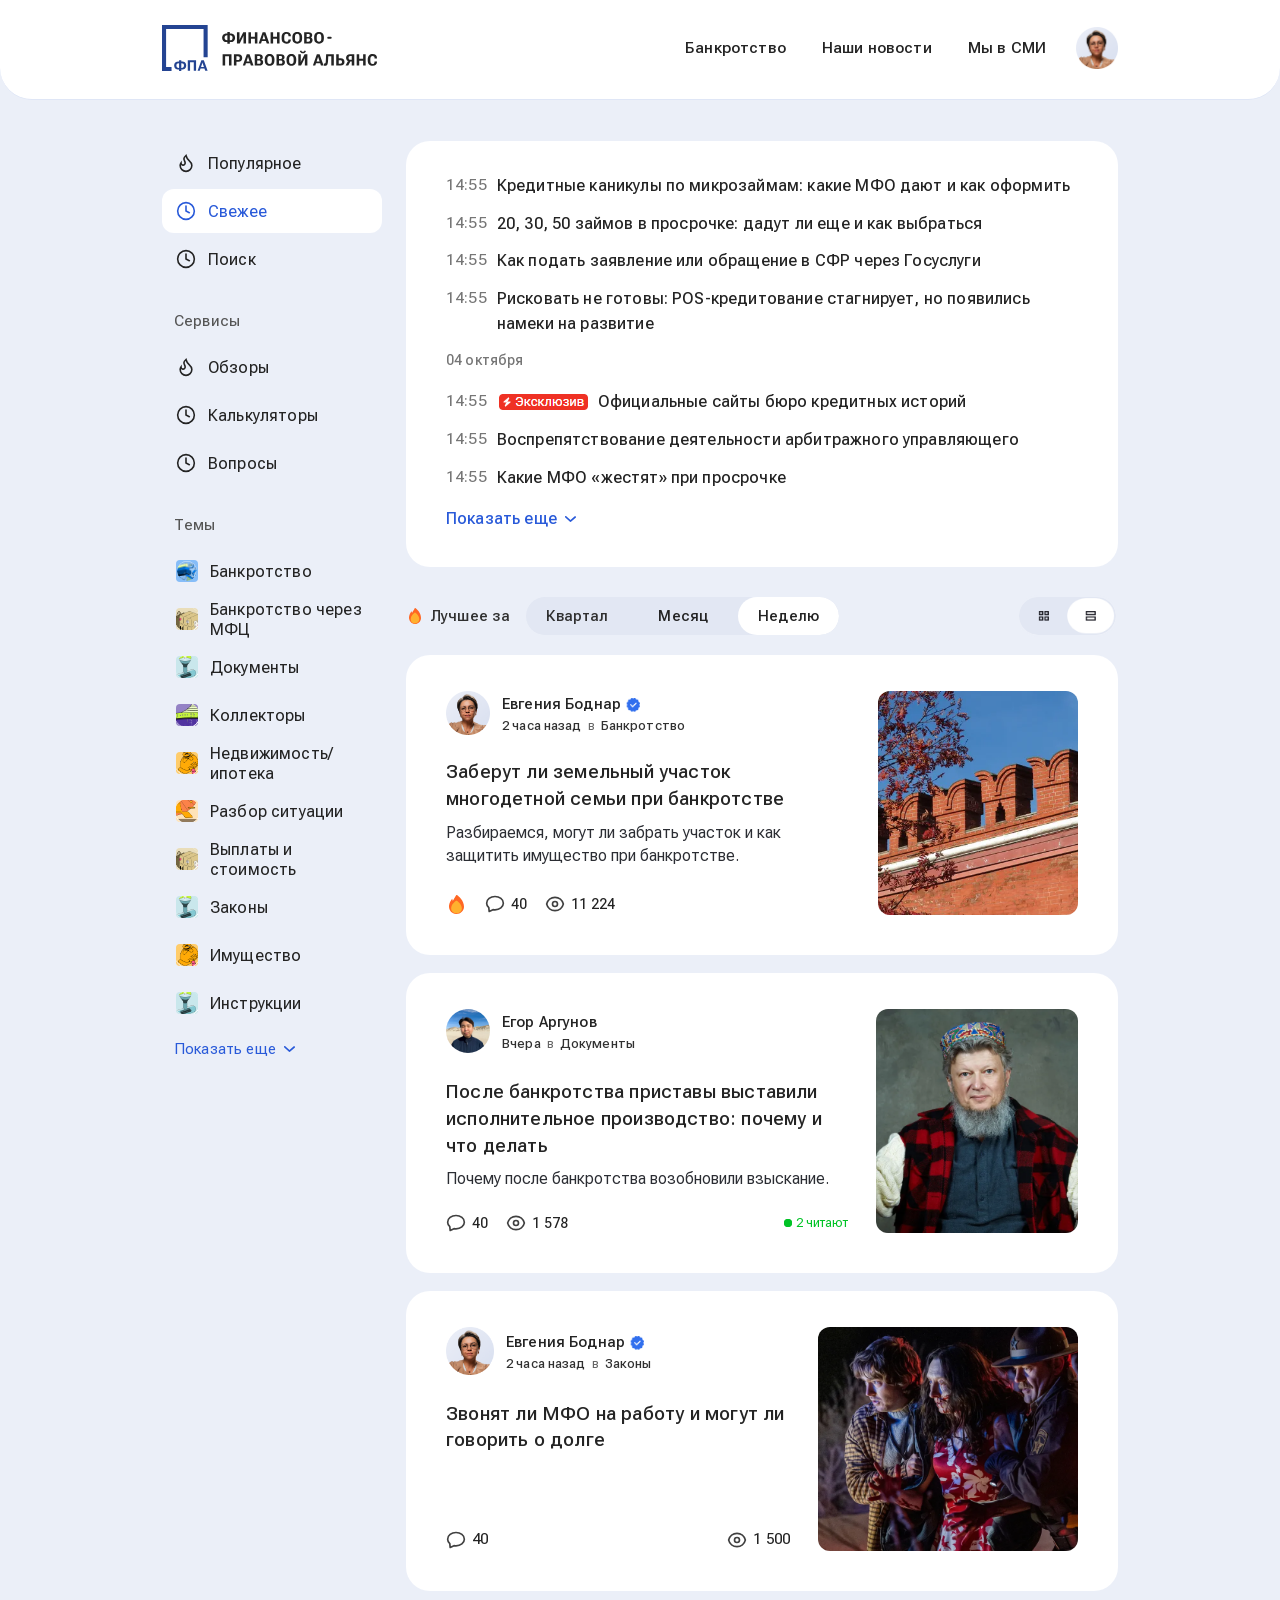
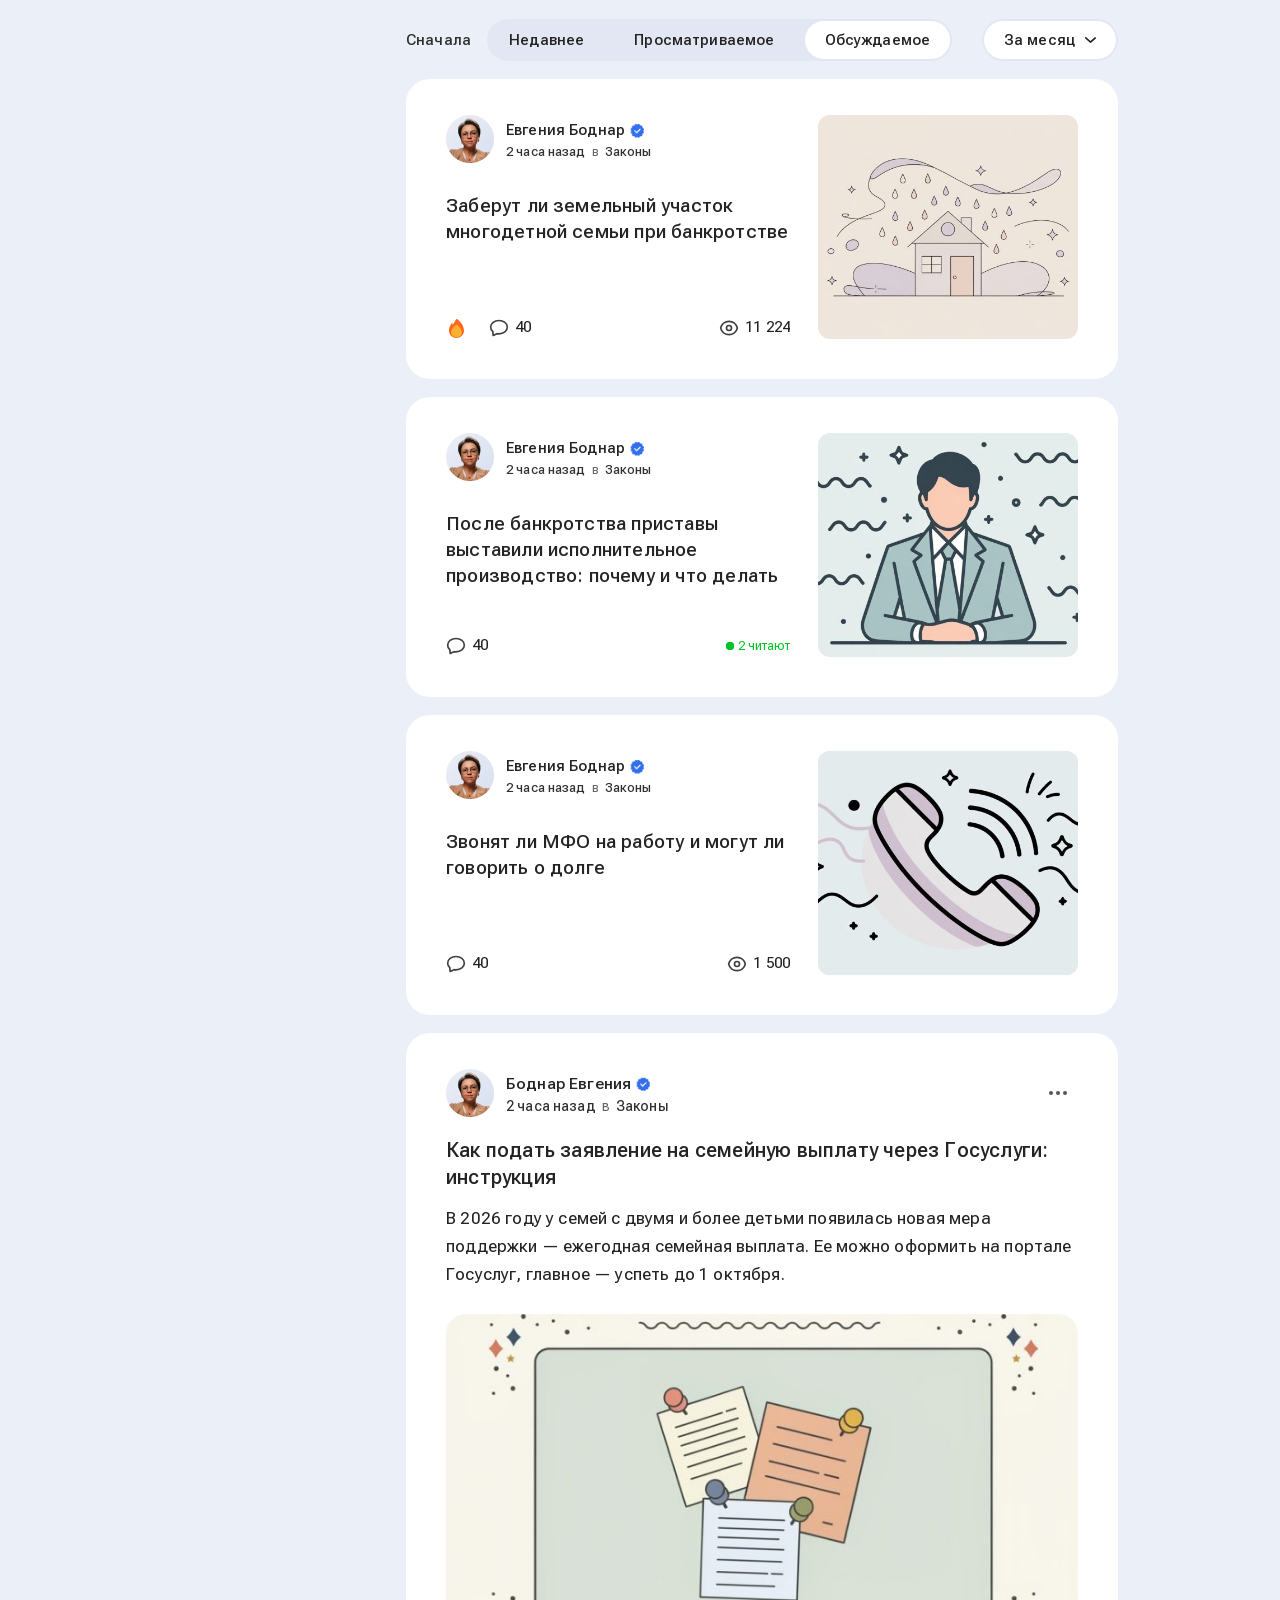
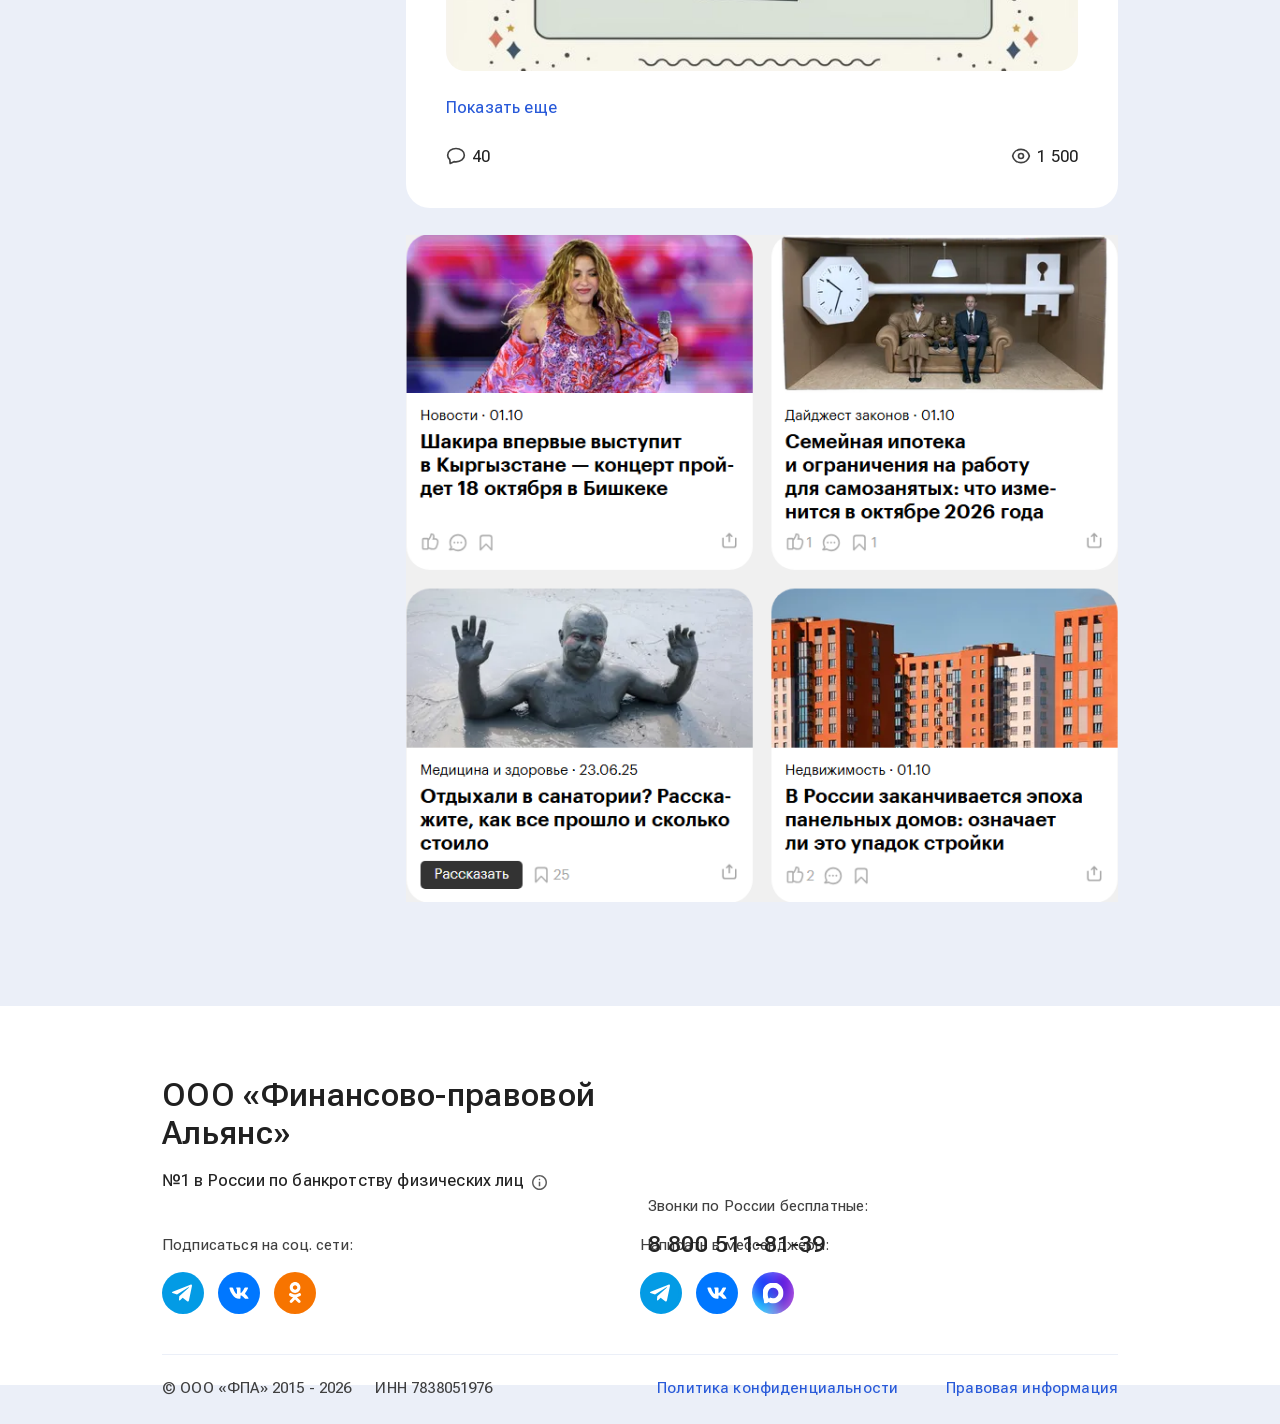
<file: index.html>
<!doctype html>
<html lang="ru"><head><meta charset="utf-8"><meta name="viewport" content="width=device-width,initial-scale=1">
<title>Сергей · блог ФПА</title><meta name="description" content="Блог Финансово-правового альянса">
<link rel="icon" href="data:image/svg+xml,%3Csvg xmlns='http://www.w3.org/2000/svg' viewBox='0 0 32 32'%3E%3Crect width='32' height='32' rx='7' fill='%23295ad9'/%3E%3Cpath d='M8 24V8h16v16M13 24v-7h6v7' fill='none' stroke='white' stroke-width='2'/%3E%3C/svg%3E">
<link rel="preload" href="assets/fonts/RobotoFlex.ttf" as="font" type="font/ttf" crossorigin>
<link rel="stylesheet" href="style.css"><link rel="stylesheet" href="geometry.css"><script src="app.js" defer></script></head><body>
<header class="site-header"><div data-node-id="7323:2395" data-name="91" style="background-color:#fff;border-color:#dfe6f6;border-bottom-width:0.75px;border-style:solid;align-content:stretch;display:flex;flex-direction:column;align-items:center;padding-left:370px;padding-right:370px;position:relative;border-bottom-left-radius:32px;border-bottom-right-radius:32px;width:100%;height:100%;">
      <div data-node-id="7323:2396" style="align-content:stretch;display:flex;flex:1 0 0;align-items:center;min-height:1px;padding-bottom:19px;padding-top:16px;position:relative;border-radius:10px;width:1320px;">
        <div data-node-id="7323:2397" style="align-content:stretch;display:flex;flex:1 0 0;gap:12px;height:55px;align-items:center;min-width:1px;position:relative;">
          <div data-node-id="7323:2398" style="align-content:stretch;display:flex;flex:1 0 0;flex-direction:column;align-items:flex-start;min-width:1px;position:relative;">
            <div data-node-id="7323:2399" style="height:45.631px;position:relative;flex-shrink:0;width:214.999px;">
              <img alt="" src="assets/figma/97aae.svg" width="214.999" height="45.6313" style="position:absolute;display:block;inset:0;max-width:none;" decoding="async">
            </div>
          </div>
          <div data-node-id="7323:2410" style="align-content:stretch;display:flex;gap:12px;align-items:center;position:relative;flex-shrink:0;">
            <div data-node-id="7323:2411" style="align-content:stretch;display:flex;height:42px;align-items:center;justify-content:center;padding-left:18px;padding-right:18px;position:relative;border-radius:8px;flex-shrink:0;">
              <p data-node-id="7323:2412" style="overflow-wrap:break-word;font-family:'Roboto Flex';font-weight:525;line-height:normal;font-style:normal;position:relative;flex-shrink:0;font-size:15.5px;color:var(--main gray,#242424);letter-spacing:0.155px;white-space:nowrap;font-variation-settings:&quot;GRAD&quot; 0, &quot;XOPQ&quot; 96, &quot;XTRA&quot; 468, &quot;YOPQ&quot; 79, &quot;YTAS&quot; 750, &quot;YTDE&quot; -203, &quot;YTFI&quot; 738, &quot;YTLC&quot; 514, &quot;YTUC&quot; 712, &quot;wdth&quot; 100">
                О компании
              </p>
            </div>
            <div data-node-id="7323:2413" style="align-content:stretch;display:flex;height:42px;align-items:center;justify-content:center;padding-left:18px;padding-right:18px;position:relative;border-radius:10px;flex-shrink:0;">
              <p data-node-id="7323:2414" style="overflow-wrap:break-word;font-family:'Roboto Flex';font-weight:525;line-height:normal;font-style:normal;position:relative;flex-shrink:0;font-size:15.5px;color:var(--main gray,#242424);letter-spacing:0.155px;white-space:nowrap;font-variation-settings:&quot;GRAD&quot; 0, &quot;XOPQ&quot; 96, &quot;XTRA&quot; 468, &quot;YOPQ&quot; 79, &quot;YTAS&quot; 750, &quot;YTDE&quot; -203, &quot;YTFI&quot; 738, &quot;YTLC&quot; 514, &quot;YTUC&quot; 712, &quot;wdth&quot; 100">
                Банкротство
              </p>
            </div>
            <div data-node-id="7323:2415" style="align-content:stretch;display:flex;height:40px;align-items:center;justify-content:center;padding-left:18px;padding-right:18px;position:relative;border-radius:100px;flex-shrink:0;">
              <p data-node-id="7323:2416" style="overflow-wrap:break-word;font-family:'Roboto Flex';font-weight:525;line-height:normal;font-style:normal;position:relative;flex-shrink:0;color:#242424;font-size:15.5px;letter-spacing:0.155px;white-space:nowrap;font-variation-settings:&quot;GRAD&quot; 0, &quot;XOPQ&quot; 96, &quot;XTRA&quot; 468, &quot;YOPQ&quot; 79, &quot;YTAS&quot; 750, &quot;YTDE&quot; -203, &quot;YTFI&quot; 738, &quot;YTLC&quot; 514, &quot;YTUC&quot; 712, &quot;wdth&quot; 100">
                Завершенные дела
              </p>
            </div>
            <div data-node-id="7323:2417" style="align-content:stretch;display:flex;height:42px;align-items:center;justify-content:center;padding-left:18px;padding-right:18px;position:relative;border-radius:6px;flex-shrink:0;">
              <p data-node-id="7323:2418" style="overflow-wrap:break-word;font-family:'Roboto Flex';font-weight:525;line-height:normal;font-style:normal;position:relative;flex-shrink:0;font-size:15.5px;color:var(--text color,#202020);letter-spacing:0.155px;white-space:nowrap;font-variation-settings:&quot;GRAD&quot; 0, &quot;XOPQ&quot; 96, &quot;XTRA&quot; 468, &quot;YOPQ&quot; 79, &quot;YTAS&quot; 750, &quot;YTDE&quot; -203, &quot;YTFI&quot; 738, &quot;YTLC&quot; 514, &quot;YTUC&quot; 712, &quot;wdth&quot; 100">
                Отзывы
              </p>
            </div>
            <div data-node-id="7323:2419" style="align-content:stretch;display:flex;height:42px;align-items:center;justify-content:center;padding-left:18px;padding-right:18px;position:relative;border-radius:6px;flex-shrink:0;">
              <p data-node-id="7323:2420" style="overflow-wrap:break-word;font-family:'Roboto Flex';font-weight:525;line-height:normal;font-style:normal;position:relative;flex-shrink:0;font-size:15.5px;color:var(--text color,#202020);letter-spacing:0.155px;white-space:nowrap;font-variation-settings:&quot;GRAD&quot; 0, &quot;XOPQ&quot; 96, &quot;XTRA&quot; 468, &quot;YOPQ&quot; 79, &quot;YTAS&quot; 750, &quot;YTDE&quot; -203, &quot;YTFI&quot; 738, &quot;YTLC&quot; 514, &quot;YTUC&quot; 712, &quot;wdth&quot; 100">
                Наши новости
              </p>
            </div>
            <div data-node-id="7323:2421" style="align-content:stretch;display:flex;height:42px;align-items:center;justify-content:center;padding-left:18px;padding-right:18px;position:relative;border-radius:8px;flex-shrink:0;">
              <p data-node-id="7323:2422" style="overflow-wrap:break-word;font-family:'Roboto Flex';font-weight:525;line-height:normal;font-style:normal;position:relative;flex-shrink:0;font-size:15.5px;color:var(--main gray,#242424);letter-spacing:0.155px;white-space:nowrap;font-variation-settings:&quot;GRAD&quot; 0, &quot;XOPQ&quot; 96, &quot;XTRA&quot; 468, &quot;YOPQ&quot; 79, &quot;YTAS&quot; 750, &quot;YTDE&quot; -203, &quot;YTFI&quot; 738, &quot;YTLC&quot; 514, &quot;YTUC&quot; 712, &quot;wdth&quot; 100">
                Мы в СМИ
              </p>
            </div>
          </div>
          <div data-node-id="7323:2423" style="align-content:stretch;display:flex;align-items:center;position:relative;border-radius:8px;flex-shrink:0;width:42px;height:42px;">
            <div data-node-id="7323:2424" style="align-content:stretch;display:flex;align-items:center;overflow:clip;position:relative;flex-shrink:0;width:42px;height:42px;">
              <div data-node-id="7323:2425" data-name="image 1441" style="position:relative;flex-shrink:0;width:42px;height:42px;">
                <img alt="" src="assets/figma/ec2e1.png" style="position:absolute;inset:0;max-width:none;object-fit:cover;pointer-events:none;width:100%;height:100%;" decoding="async">
              </div>
            </div>
          </div>
        </div>
      </div>
    </div></header>
<main class="canvas-grid">
<aside class="sidebar" aria-label="Разделы блога"><div data-node-id="7323:1499" data-name="Sidebar" style="align-content:stretch;display:flex;align-items:flex-start;position:relative;width:100%;height:100%;">
      <div data-node-id="7323:1500" style="align-content:stretch;display:flex;flex:1 0 0;flex-direction:column;gap:28px;align-items:flex-start;min-width:1px;position:relative;">
        <div data-node-id="7323:1501" data-name="Main menu" style="align-content:stretch;display:flex;flex-direction:column;gap:4px;align-items:flex-start;overflow:clip;position:relative;flex-shrink:0;width:100%;">
          <div data-node-id="7323:1510" data-name="Menu item" style="align-content:stretch;display:flex;height:44px;align-items:center;justify-content:space-between;overflow:clip;padding-left:14px;padding-right:14px;position:relative;border-radius:12px;flex-shrink:0;width:100%;">
            <div data-node-id="7323:1511" style="align-content:stretch;display:flex;gap:12px;align-items:center;position:relative;flex-shrink:0;">
              <div data-node-id="7323:1512" data-name="flame" style="position:relative;flex-shrink:0;width:20px;height:20px;">
                <img alt="" src="assets/figma/4a5f8.svg" width="20" height="20" style="position:absolute;display:block;inset:0;max-width:none;" decoding="async">
              </div>
              <div data-node-id="7323:1514" style="align-content:stretch;display:flex;align-items:center;justify-content:center;overflow:clip;padding-top:1px;position:relative;flex-shrink:0;">
                <p data-node-id="7323:1515" style="overflow-wrap:break-word;font-family:'Roboto Flex';font-weight:425;line-height:1;font-style:normal;position:relative;flex-shrink:0;color:#242424;font-size:16px;letter-spacing:0.16px;white-space:nowrap;font-variation-settings:&quot;GRAD&quot; 0, &quot;XOPQ&quot; 96, &quot;XTRA&quot; 468, &quot;YOPQ&quot; 79, &quot;YTAS&quot; 750, &quot;YTDE&quot; -203, &quot;YTFI&quot; 738, &quot;YTLC&quot; 514, &quot;YTUC&quot; 712, &quot;wdth&quot; 100">
                  Популярное
                </p>
              </div>
            </div>
          </div>
          <div data-node-id="7323:1516" data-name="Menu item" style="background-color:#fff;align-content:stretch;display:flex;height:44px;align-items:center;justify-content:space-between;overflow:clip;padding-left:14px;padding-right:14px;position:relative;border-radius:12px;flex-shrink:0;width:100%;">
            <div data-node-id="7323:1517" style="align-content:stretch;display:flex;gap:12px;align-items:center;position:relative;flex-shrink:0;">
              <div data-node-id="7323:1518" data-name="clock" style="position:relative;flex-shrink:0;width:20px;height:20px;">
                <img alt="" src="assets/figma/3dfb2.svg" width="20" height="20" style="position:absolute;display:block;inset:0;max-width:none;" decoding="async">
              </div>
              <div data-node-id="7323:1520" style="align-content:stretch;display:flex;align-items:center;justify-content:center;overflow:clip;padding-top:1px;position:relative;flex-shrink:0;">
                <p data-node-id="7323:1521" style="overflow-wrap:break-word;font-family:'Roboto Flex';font-weight:425;line-height:1;font-style:normal;position:relative;flex-shrink:0;color:#295ad9;font-size:16px;letter-spacing:0.16px;white-space:nowrap;font-variation-settings:&quot;GRAD&quot; 0, &quot;XOPQ&quot; 96, &quot;XTRA&quot; 468, &quot;YOPQ&quot; 79, &quot;YTAS&quot; 750, &quot;YTDE&quot; -203, &quot;YTFI&quot; 738, &quot;YTLC&quot; 514, &quot;YTUC&quot; 712, &quot;wdth&quot; 100">
                  Свежее
                </p>
              </div>
            </div>
          </div>
          <div data-node-id="7323:1522" data-name="Menu item" style="align-content:stretch;display:flex;height:44px;align-items:center;justify-content:space-between;overflow:clip;padding-left:14px;padding-right:14px;position:relative;border-radius:12px;flex-shrink:0;width:100%;">
            <div data-node-id="7323:1523" style="align-content:stretch;display:flex;gap:12px;align-items:center;position:relative;flex-shrink:0;">
              <div data-node-id="7323:1524" data-name="clock" style="position:relative;flex-shrink:0;width:20px;height:20px;">
                <img alt="" src="assets/figma/8939b.svg" width="20" height="20" style="position:absolute;display:block;inset:0;max-width:none;" decoding="async">
              </div>
              <div data-node-id="7323:1526" style="align-content:stretch;display:flex;align-items:center;justify-content:center;overflow:clip;padding-top:1px;position:relative;flex-shrink:0;">
                <p data-node-id="7323:1527" style="overflow-wrap:break-word;font-family:'Roboto Flex';font-weight:425;line-height:1;font-style:normal;position:relative;flex-shrink:0;color:#242424;font-size:16px;letter-spacing:0.16px;white-space:nowrap;font-variation-settings:&quot;GRAD&quot; 0, &quot;XOPQ&quot; 96, &quot;XTRA&quot; 468, &quot;YOPQ&quot; 79, &quot;YTAS&quot; 750, &quot;YTDE&quot; -203, &quot;YTFI&quot; 738, &quot;YTLC&quot; 514, &quot;YTUC&quot; 712, &quot;wdth&quot; 100">
                  Поиск
                </p>
              </div>
            </div>
          </div>
        </div>
        <div data-node-id="7323:1528" data-name="Topics" style="align-content:stretch;display:flex;flex-direction:column;align-items:flex-start;overflow:clip;position:relative;flex-shrink:0;width:100%;">
          <div data-node-id="7323:1529" data-name="Topics" style="align-content:stretch;display:flex;flex-direction:column;align-items:flex-start;overflow:clip;position:relative;flex-shrink:0;width:100%;">
            <div data-node-id="7323:1530" style="align-content:stretch;display:flex;align-items:center;justify-content:center;padding-bottom:12px;padding-left:12px;position:relative;flex-shrink:0;width:100%;">
              <p data-node-id="7323:1531" style="overflow-wrap:break-word;flex:1 0 0;font-family:'Roboto Flex';font-weight:450;line-height:1.6;min-width:1px;font-style:normal;position:relative;color:#555;font-size:15px;letter-spacing:0.15px;font-variation-settings:&quot;GRAD&quot; 0, &quot;XOPQ&quot; 96, &quot;XTRA&quot; 468, &quot;YOPQ&quot; 79, &quot;YTAS&quot; 750, &quot;YTDE&quot; -203, &quot;YTFI&quot; 738, &quot;YTLC&quot; 514, &quot;YTUC&quot; 712, &quot;wdth&quot; 100">
                Сервисы
              </p>
            </div>
          </div>
          <div data-node-id="7323:1563" data-name="Main menu" style="align-content:stretch;display:flex;flex-direction:column;gap:4px;align-items:flex-start;overflow:clip;position:relative;flex-shrink:0;width:100%;">
            <div data-node-id="7323:1564" data-name="Menu item" style="align-content:stretch;display:flex;height:44px;align-items:center;justify-content:space-between;overflow:clip;padding-left:14px;padding-right:14px;position:relative;border-radius:12px;flex-shrink:0;width:100%;">
              <div data-node-id="7323:1565" style="align-content:stretch;display:flex;gap:12px;align-items:center;position:relative;flex-shrink:0;">
                <div data-node-id="7323:1566" data-name="flame" style="position:relative;flex-shrink:0;width:20px;height:20px;">
                  <img alt="" src="assets/figma/4a5f8.svg" width="20" height="20" style="position:absolute;display:block;inset:0;max-width:none;" decoding="async">
                </div>
                <div data-node-id="7323:1568" style="align-content:stretch;display:flex;align-items:center;justify-content:center;overflow:clip;padding-top:1px;position:relative;flex-shrink:0;">
                  <p data-node-id="7323:1569" style="overflow-wrap:break-word;font-family:'Roboto Flex';font-weight:425;line-height:1;font-style:normal;position:relative;flex-shrink:0;color:#242424;font-size:16px;letter-spacing:0.16px;white-space:nowrap;font-variation-settings:&quot;GRAD&quot; 0, &quot;XOPQ&quot; 96, &quot;XTRA&quot; 468, &quot;YOPQ&quot; 79, &quot;YTAS&quot; 750, &quot;YTDE&quot; -203, &quot;YTFI&quot; 738, &quot;YTLC&quot; 514, &quot;YTUC&quot; 712, &quot;wdth&quot; 100">
                    Обзоры
                  </p>
                </div>
              </div>
            </div>
            <div data-node-id="7323:1570" data-name="Menu item" style="align-content:stretch;display:flex;height:44px;align-items:center;justify-content:space-between;overflow:clip;padding-left:14px;padding-right:14px;position:relative;border-radius:12px;flex-shrink:0;width:100%;">
              <div data-node-id="7323:1571" style="align-content:stretch;display:flex;gap:12px;align-items:center;position:relative;flex-shrink:0;">
                <div data-node-id="7323:1572" data-name="clock" style="position:relative;flex-shrink:0;width:20px;height:20px;">
                  <img alt="" src="assets/figma/8939b.svg" width="20" height="20" style="position:absolute;display:block;inset:0;max-width:none;" decoding="async">
                </div>
                <div data-node-id="7323:1574" style="align-content:stretch;display:flex;align-items:center;justify-content:center;overflow:clip;padding-top:1px;position:relative;flex-shrink:0;">
                  <p data-node-id="7323:1575" style="overflow-wrap:break-word;font-family:'Roboto Flex';font-weight:425;line-height:1;font-style:normal;position:relative;flex-shrink:0;color:#242424;font-size:16px;letter-spacing:0.16px;white-space:nowrap;font-variation-settings:&quot;GRAD&quot; 0, &quot;XOPQ&quot; 96, &quot;XTRA&quot; 468, &quot;YOPQ&quot; 79, &quot;YTAS&quot; 750, &quot;YTDE&quot; -203, &quot;YTFI&quot; 738, &quot;YTLC&quot; 514, &quot;YTUC&quot; 712, &quot;wdth&quot; 100">
                    Калькуляторы
                  </p>
                </div>
              </div>
            </div>
            <div data-node-id="7323:1576" data-name="Menu item" style="align-content:stretch;display:flex;height:44px;align-items:center;justify-content:space-between;overflow:clip;padding-left:14px;padding-right:14px;position:relative;border-radius:12px;flex-shrink:0;width:100%;">
              <div data-node-id="7323:1577" style="align-content:stretch;display:flex;gap:12px;align-items:center;position:relative;flex-shrink:0;">
                <div data-node-id="7323:1578" data-name="clock" style="position:relative;flex-shrink:0;width:20px;height:20px;">
                  <img alt="" src="assets/figma/8939b.svg" width="20" height="20" style="position:absolute;display:block;inset:0;max-width:none;" decoding="async">
                </div>
                <div data-node-id="7323:1580" style="align-content:stretch;display:flex;align-items:center;justify-content:center;overflow:clip;padding-top:1px;position:relative;flex-shrink:0;">
                  <p data-node-id="7323:1581" style="overflow-wrap:break-word;font-family:'Roboto Flex';font-weight:425;line-height:1;font-style:normal;position:relative;flex-shrink:0;color:#242424;font-size:16px;letter-spacing:0.16px;white-space:nowrap;font-variation-settings:&quot;GRAD&quot; 0, &quot;XOPQ&quot; 96, &quot;XTRA&quot; 468, &quot;YOPQ&quot; 79, &quot;YTAS&quot; 750, &quot;YTDE&quot; -203, &quot;YTFI&quot; 738, &quot;YTLC&quot; 514, &quot;YTUC&quot; 712, &quot;wdth&quot; 100">
                    Вопросы
                  </p>
                </div>
              </div>
            </div>
          </div>
        </div>
        <div data-node-id="7323:1590" data-name="Topics" style="align-content:stretch;display:flex;flex-direction:column;align-items:flex-start;overflow:clip;position:relative;flex-shrink:0;width:100%;">
          <div data-node-id="7323:1591" data-name="Topics" style="align-content:stretch;display:flex;flex-direction:column;align-items:flex-start;overflow:clip;position:relative;flex-shrink:0;width:100%;">
            <div data-node-id="7323:1592" style="align-content:stretch;display:flex;align-items:center;justify-content:center;padding-bottom:12px;padding-left:12px;position:relative;flex-shrink:0;width:100%;">
              <p data-node-id="7323:1593" style="overflow-wrap:break-word;flex:1 0 0;font-family:'Roboto Flex';font-weight:450;line-height:1.6;min-width:1px;font-style:normal;position:relative;color:#555;font-size:15px;letter-spacing:0.15px;font-variation-settings:&quot;GRAD&quot; 0, &quot;XOPQ&quot; 96, &quot;XTRA&quot; 468, &quot;YOPQ&quot; 79, &quot;YTAS&quot; 750, &quot;YTDE&quot; -203, &quot;YTFI&quot; 738, &quot;YTLC&quot; 514, &quot;YTUC&quot; 712, &quot;wdth&quot; 100">
                Темы
              </p>
            </div>
            <div data-node-id="7323:1594" style="align-content:stretch;display:flex;flex-direction:column;gap:4px;align-items:flex-start;position:relative;flex-shrink:0;width:100%;">
              <div data-node-id="7323:1595" data-name="Menu item" style="align-content:stretch;display:flex;height:44px;align-items:center;justify-content:space-between;overflow:clip;padding-left:14px;padding-right:14px;position:relative;border-radius:12px;flex-shrink:0;width:100%;">
                <div data-node-id="7323:1596" style="align-content:stretch;display:flex;gap:12px;align-items:center;position:relative;flex-shrink:0;">
                  <div data-node-id="7323:1597" style="background-color:#86bdf8;align-content:stretch;display:flex;align-items:center;justify-content:center;overflow:clip;position:relative;border-radius:4px;flex-shrink:0;width:22px;height:22px;">
                    <div data-node-id="7323:1598" style="border-color:#86bdf8;border-width:0.5px;border-style:solid;position:relative;border-radius:100px;flex-shrink:0;width:22px;height:22px;">
                      <div style="position:absolute;inset:0;overflow:hidden;pointer-events:none;border-radius:100px;">
                        <img alt="" src="assets/figma/bcb66.png" style="position:absolute;height:3042.86%;left:-114.29%;max-width:none;top:-1245.24%;width:1403.57%;" decoding="async">
                      </div>
                    </div>
                  </div>
                  <div data-node-id="7323:1599" style="align-content:stretch;display:flex;align-items:center;justify-content:center;overflow:clip;padding-top:1px;position:relative;flex-shrink:0;">
                    <p data-node-id="7323:1600" style="overflow-wrap:break-word;font-family:'Roboto Flex';font-weight:425;line-height:1;font-style:normal;position:relative;flex-shrink:0;color:#242424;font-size:16px;letter-spacing:0.16px;white-space:nowrap;font-variation-settings:&quot;GRAD&quot; 0, &quot;XOPQ&quot; 96, &quot;XTRA&quot; 468, &quot;YOPQ&quot; 79, &quot;YTAS&quot; 750, &quot;YTDE&quot; -203, &quot;YTFI&quot; 738, &quot;YTLC&quot; 514, &quot;YTUC&quot; 712, &quot;wdth&quot; 100">
                      Банкротство
                    </p>
                  </div>
                </div>
              </div>
              <div data-node-id="7323:1601" data-name="Menu item" style="align-content:stretch;display:flex;height:44px;align-items:center;justify-content:space-between;overflow:clip;padding-left:14px;padding-right:14px;position:relative;border-radius:12px;flex-shrink:0;width:100%;">
                <div data-node-id="7323:1602" style="align-content:stretch;display:flex;gap:12px;align-items:center;position:relative;flex-shrink:0;">
                  <div data-node-id="7323:1603" style="background-color:#e9ddb9;align-content:stretch;display:flex;align-items:center;justify-content:center;overflow:clip;position:relative;border-radius:4px;flex-shrink:0;width:22px;height:22px;">
                    <div data-node-id="7323:1604" style="border-color:#e9ddb9;border-width:0.5px;border-style:solid;position:relative;border-radius:100px;flex-shrink:0;width:27px;height:27px;">
                      <div style="position:absolute;inset:0;overflow:hidden;pointer-events:none;border-radius:100px;">
                        <img alt="" src="assets/figma/bcb66.png" style="position:absolute;height:3042.86%;left:-543.91%;max-width:none;top:-1245.24%;width:1403.57%;" decoding="async">
                      </div>
                    </div>
                  </div>
                  <div data-node-id="7323:1605" style="align-content:stretch;display:flex;align-items:center;justify-content:center;overflow:clip;padding-top:1px;position:relative;flex-shrink:0;">
                    <p data-node-id="7323:1606" style="overflow-wrap:break-word;font-family:'Roboto Flex';font-weight:425;line-height:1;font-style:normal;position:relative;flex-shrink:0;color:#242424;font-size:16px;letter-spacing:0.16px;white-space:nowrap;font-variation-settings:&quot;GRAD&quot; 0, &quot;XOPQ&quot; 96, &quot;XTRA&quot; 468, &quot;YOPQ&quot; 79, &quot;YTAS&quot; 750, &quot;YTDE&quot; -203, &quot;YTFI&quot; 738, &quot;YTLC&quot; 514, &quot;YTUC&quot; 712, &quot;wdth&quot; 100">
                      Банкротство МФЦ
                    </p>
                  </div>
                </div>
              </div>
              <div data-node-id="7323:1607" data-name="Menu item" style="align-content:stretch;display:flex;height:44px;align-items:center;justify-content:space-between;overflow:clip;padding-left:14px;padding-right:14px;position:relative;border-radius:12px;flex-shrink:0;width:100%;">
                <div data-node-id="7323:1608" style="align-content:stretch;display:flex;gap:12px;align-items:center;position:relative;flex-shrink:0;">
                  <div data-node-id="7323:1609" style="background-color:#c9e7ec;align-content:stretch;display:flex;align-items:center;justify-content:center;overflow:clip;position:relative;border-radius:4px;flex-shrink:0;width:22px;height:22px;">
                    <div data-node-id="7323:1610" style="border-color:#c9e7ec;border-width:0.5px;border-style:solid;position:relative;border-radius:100px;flex-shrink:0;width:27px;height:27px;">
                      <div style="position:absolute;inset:0;overflow:hidden;pointer-events:none;border-radius:100px;">
                        <img alt="" src="assets/figma/bcb66.png" style="position:absolute;height:3042.86%;left:-114.07%;max-width:none;top:-1430.91%;width:1403.57%;" decoding="async">
                      </div>
                    </div>
                  </div>
                  <div data-node-id="7323:1611" style="align-content:stretch;display:flex;align-items:center;justify-content:center;overflow:clip;padding-top:1px;position:relative;flex-shrink:0;">
                    <p data-node-id="7323:1612" style="overflow-wrap:break-word;font-family:'Roboto Flex';font-weight:425;line-height:1;font-style:normal;position:relative;flex-shrink:0;color:#242424;font-size:16px;letter-spacing:0.16px;white-space:nowrap;font-variation-settings:&quot;GRAD&quot; 0, &quot;XOPQ&quot; 96, &quot;XTRA&quot; 468, &quot;YOPQ&quot; 79, &quot;YTAS&quot; 750, &quot;YTDE&quot; -203, &quot;YTFI&quot; 738, &quot;YTLC&quot; 514, &quot;YTUC&quot; 712, &quot;wdth&quot; 100">
                      Документы
                    </p>
                  </div>
                </div>
              </div>
              <div data-node-id="7323:1613" data-name="Menu item" style="align-content:stretch;display:flex;height:44px;align-items:center;justify-content:space-between;overflow:clip;padding-left:14px;padding-right:14px;position:relative;border-radius:12px;flex-shrink:0;width:100%;">
                <div data-node-id="7323:1614" style="align-content:stretch;display:flex;gap:12px;align-items:center;position:relative;flex-shrink:0;">
                  <div data-node-id="7323:1615" style="background-color:#9482c5;align-content:stretch;display:flex;align-items:center;justify-content:center;overflow:clip;position:relative;border-radius:4px;flex-shrink:0;width:22px;height:22px;">
                    <div data-node-id="7323:1616" style="border-color:#9482c5;border-width:0.5px;border-style:solid;position:relative;border-radius:100px;flex-shrink:0;width:27px;height:27px;">
                      <div style="position:absolute;inset:0;overflow:hidden;pointer-events:none;border-radius:100px;">
                        <img alt="" src="assets/figma/bcb66.png" style="position:absolute;height:3042.86%;left:-672.75%;max-width:none;top:-1432.06%;width:1403.57%;" decoding="async">
                      </div>
                    </div>
                  </div>
                  <div data-node-id="7323:1617" style="align-content:stretch;display:flex;align-items:center;justify-content:center;overflow:clip;padding-top:1px;position:relative;flex-shrink:0;">
                    <p data-node-id="7323:1618" style="overflow-wrap:break-word;font-family:'Roboto Flex';font-weight:425;line-height:1;font-style:normal;position:relative;flex-shrink:0;color:#242424;font-size:16px;letter-spacing:0.16px;white-space:nowrap;font-variation-settings:&quot;GRAD&quot; 0, &quot;XOPQ&quot; 96, &quot;XTRA&quot; 468, &quot;YOPQ&quot; 79, &quot;YTAS&quot; 750, &quot;YTDE&quot; -203, &quot;YTFI&quot; 738, &quot;YTLC&quot; 514, &quot;YTUC&quot; 712, &quot;wdth&quot; 100">
                      Коллекторы
                    </p>
                  </div>
                </div>
              </div>
              <div data-node-id="7323:1619" data-name="Menu item" style="align-content:stretch;display:flex;height:44px;align-items:center;justify-content:space-between;overflow:clip;padding-left:14px;padding-right:14px;position:relative;border-radius:12px;flex-shrink:0;width:100%;">
                <div data-node-id="7323:1620" style="align-content:stretch;display:flex;gap:12px;align-items:center;position:relative;flex-shrink:0;">
                  <div data-node-id="7323:1621" style="background-color:#ffcc6a;align-content:stretch;display:flex;align-items:center;justify-content:center;overflow:clip;position:relative;border-radius:4px;flex-shrink:0;width:22px;height:22px;">
                    <div data-node-id="7323:1622" style="border-color:#ffcc6a;border-width:0.5px;border-style:solid;position:relative;border-radius:100px;flex-shrink:0;width:27px;height:27px;">
                      <div style="position:absolute;inset:0;overflow:hidden;pointer-events:none;border-radius:100px;">
                        <img alt="" src="assets/figma/bcb66.png" style="position:absolute;height:3042.86%;left:-1038.26%;max-width:none;top:-1616.94%;width:1403.57%;" decoding="async">
                      </div>
                    </div>
                  </div>
                  <div data-node-id="7323:1623" style="align-content:stretch;display:flex;align-items:center;justify-content:center;overflow:clip;padding-top:1px;position:relative;flex-shrink:0;">
                    <p data-node-id="7323:1624" style="overflow-wrap:break-word;font-family:'Roboto Flex';font-weight:425;line-height:1;font-style:normal;position:relative;flex-shrink:0;color:#242424;font-size:16px;letter-spacing:0.16px;white-space:nowrap;font-variation-settings:&quot;GRAD&quot; 0, &quot;XOPQ&quot; 96, &quot;XTRA&quot; 468, &quot;YOPQ&quot; 79, &quot;YTAS&quot; 750, &quot;YTDE&quot; -203, &quot;YTFI&quot; 738, &quot;YTLC&quot; 514, &quot;YTUC&quot; 712, &quot;wdth&quot; 100">
                      Недвижимость
                    </p>
                  </div>
                </div>
              </div>
              <div data-node-id="7323:1625" data-name="Menu item" style="align-content:stretch;display:flex;height:44px;align-items:center;justify-content:space-between;overflow:clip;padding-left:14px;padding-right:14px;position:relative;border-radius:12px;flex-shrink:0;width:100%;">
                <div data-node-id="7323:1626" style="align-content:stretch;display:flex;gap:12px;align-items:center;position:relative;flex-shrink:0;">
                  <div data-node-id="7323:1627" style="background-color:#ffe3b8;align-content:stretch;display:flex;align-items:center;justify-content:center;overflow:clip;position:relative;border-radius:4px;flex-shrink:0;width:22px;height:22px;">
                    <div data-node-id="7323:1628" style="border-color:#ffe3b8;border-width:0.5px;border-style:solid;position:relative;border-radius:100px;flex-shrink:0;width:27px;height:27px;">
                      <div style="position:absolute;inset:0;overflow:hidden;pointer-events:none;border-radius:100px;">
                        <img alt="" src="assets/figma/bcb66.png" style="position:absolute;height:3042.86%;left:-578.01%;max-width:none;top:-1617.34%;width:1403.57%;" decoding="async">
                      </div>
                    </div>
                  </div>
                  <div data-node-id="7323:1629" style="align-content:stretch;display:flex;align-items:center;justify-content:center;overflow:clip;padding-top:1px;position:relative;flex-shrink:0;">
                    <p data-node-id="7323:1630" style="overflow-wrap:break-word;font-family:'Roboto Flex';font-weight:425;line-height:1;font-style:normal;position:relative;flex-shrink:0;color:#242424;font-size:16px;letter-spacing:0.16px;white-space:nowrap;font-variation-settings:&quot;GRAD&quot; 0, &quot;XOPQ&quot; 96, &quot;XTRA&quot; 468, &quot;YOPQ&quot; 79, &quot;YTAS&quot; 750, &quot;YTDE&quot; -203, &quot;YTFI&quot; 738, &quot;YTLC&quot; 514, &quot;YTUC&quot; 712, &quot;wdth&quot; 100">
                      Разбор ситуации
                    </p>
                  </div>
                </div>
              </div>
              <div data-node-id="7323:1631" data-name="Menu item" style="align-content:stretch;display:flex;height:44px;align-items:center;justify-content:space-between;overflow:clip;padding-left:14px;padding-right:14px;position:relative;border-radius:12px;flex-shrink:0;width:100%;">
                <div data-node-id="7323:1632" style="align-content:stretch;display:flex;gap:12px;align-items:center;position:relative;flex-shrink:0;">
                  <div data-node-id="7323:1633" style="background-color:#c9e7ec;align-content:stretch;display:flex;align-items:center;justify-content:center;overflow:clip;position:relative;border-radius:4px;flex-shrink:0;width:22px;height:22px;">
                    <div data-node-id="7323:1634" style="border-color:#c9e7ec;border-width:0.5px;border-style:solid;position:relative;border-radius:100px;flex-shrink:0;width:27px;height:27px;">
                      <div style="position:absolute;inset:0;overflow:hidden;pointer-events:none;border-radius:100px;">
                        <img alt="" src="assets/figma/bcb66.png" style="position:absolute;height:3042.86%;left:-114.07%;max-width:none;top:-1430.91%;width:1403.57%;" decoding="async">
                      </div>
                    </div>
                  </div>
                  <div data-node-id="7323:1635" style="align-content:stretch;display:flex;align-items:center;justify-content:center;overflow:clip;padding-top:1px;position:relative;flex-shrink:0;">
                    <p data-node-id="7323:1636" style="overflow-wrap:break-word;font-family:'Roboto Flex';font-weight:425;line-height:1;font-style:normal;position:relative;flex-shrink:0;color:#242424;font-size:16px;letter-spacing:0.16px;white-space:nowrap;font-variation-settings:&quot;GRAD&quot; 0, &quot;XOPQ&quot; 96, &quot;XTRA&quot; 468, &quot;YOPQ&quot; 79, &quot;YTAS&quot; 750, &quot;YTDE&quot; -203, &quot;YTFI&quot; 738, &quot;YTLC&quot; 514, &quot;YTUC&quot; 712, &quot;wdth&quot; 100">
                      Документы
                    </p>
                  </div>
                </div>
              </div>
              <div data-node-id="7323:1637" data-name="Menu item" style="align-content:stretch;display:flex;height:44px;align-items:center;justify-content:space-between;overflow:clip;padding-left:14px;padding-right:14px;position:relative;border-radius:12px;flex-shrink:0;width:100%;">
                <div data-node-id="7323:1638" style="align-content:stretch;display:flex;gap:12px;align-items:center;position:relative;flex-shrink:0;">
                  <div data-node-id="7323:1639" style="background-color:#e9ddb9;align-content:stretch;display:flex;align-items:center;justify-content:center;overflow:clip;position:relative;border-radius:4px;flex-shrink:0;width:22px;height:22px;">
                    <div data-node-id="7323:1640" style="border-color:#e9ddb9;border-width:0.5px;border-style:solid;position:relative;border-radius:100px;flex-shrink:0;width:27px;height:27px;">
                      <div style="position:absolute;inset:0;overflow:hidden;pointer-events:none;border-radius:100px;">
                        <img alt="" src="assets/figma/bcb66.png" style="position:absolute;height:3042.86%;left:-543.91%;max-width:none;top:-1245.24%;width:1403.57%;" decoding="async">
                      </div>
                    </div>
                  </div>
                  <div data-node-id="7323:1641" style="align-content:stretch;display:flex;align-items:center;justify-content:center;overflow:clip;padding-top:1px;position:relative;flex-shrink:0;">
                    <p data-node-id="7323:1642" style="overflow-wrap:break-word;font-family:'Roboto Flex';font-weight:425;line-height:1;font-style:normal;position:relative;flex-shrink:0;color:#242424;font-size:16px;letter-spacing:0.16px;white-space:nowrap;font-variation-settings:&quot;GRAD&quot; 0, &quot;XOPQ&quot; 96, &quot;XTRA&quot; 468, &quot;YOPQ&quot; 79, &quot;YTAS&quot; 750, &quot;YTDE&quot; -203, &quot;YTFI&quot; 738, &quot;YTLC&quot; 514, &quot;YTUC&quot; 712, &quot;wdth&quot; 100">
                      Банкротство МФЦ
                    </p>
                  </div>
                </div>
              </div>
              <div data-node-id="7323:1643" data-name="Menu item" style="align-content:stretch;display:flex;height:44px;align-items:center;justify-content:space-between;overflow:clip;padding-left:14px;padding-right:14px;position:relative;border-radius:12px;flex-shrink:0;width:100%;">
                <div data-node-id="7323:1644" style="align-content:stretch;display:flex;gap:12px;align-items:center;position:relative;flex-shrink:0;">
                  <div data-node-id="7323:1645" style="background-color:#c9e7ec;align-content:stretch;display:flex;align-items:center;justify-content:center;overflow:clip;position:relative;border-radius:4px;flex-shrink:0;width:22px;height:22px;">
                    <div data-node-id="7323:1646" style="border-color:#c9e7ec;border-width:0.5px;border-style:solid;position:relative;border-radius:100px;flex-shrink:0;width:27px;height:27px;">
                      <div style="position:absolute;inset:0;overflow:hidden;pointer-events:none;border-radius:100px;">
                        <img alt="" src="assets/figma/bcb66.png" style="position:absolute;height:3042.86%;left:-114.07%;max-width:none;top:-1430.91%;width:1403.57%;" decoding="async">
                      </div>
                    </div>
                  </div>
                  <div data-node-id="7323:1647" style="align-content:stretch;display:flex;align-items:center;justify-content:center;overflow:clip;padding-top:1px;position:relative;flex-shrink:0;">
                    <p data-node-id="7323:1648" style="overflow-wrap:break-word;font-family:'Roboto Flex';font-weight:425;line-height:1;font-style:normal;position:relative;flex-shrink:0;color:#242424;font-size:16px;letter-spacing:0.16px;white-space:nowrap;font-variation-settings:&quot;GRAD&quot; 0, &quot;XOPQ&quot; 96, &quot;XTRA&quot; 468, &quot;YOPQ&quot; 79, &quot;YTAS&quot; 750, &quot;YTDE&quot; -203, &quot;YTFI&quot; 738, &quot;YTLC&quot; 514, &quot;YTUC&quot; 712, &quot;wdth&quot; 100">
                      Документы
                    </p>
                  </div>
                </div>
              </div>
              <div data-node-id="7323:1649" data-name="Menu item" style="align-content:stretch;display:flex;height:44px;align-items:center;justify-content:space-between;overflow:clip;padding-left:14px;padding-right:14px;position:relative;border-radius:12px;flex-shrink:0;width:100%;">
                <div data-node-id="7323:1650" style="align-content:stretch;display:flex;gap:12px;align-items:center;position:relative;flex-shrink:0;">
                  <div data-node-id="7323:1651" style="background-color:#9482c5;align-content:stretch;display:flex;align-items:center;justify-content:center;overflow:clip;position:relative;border-radius:4px;flex-shrink:0;width:22px;height:22px;">
                    <div data-node-id="7323:1652" style="border-color:#9482c5;border-width:0.5px;border-style:solid;position:relative;border-radius:100px;flex-shrink:0;width:27px;height:27px;">
                      <div style="position:absolute;inset:0;overflow:hidden;pointer-events:none;border-radius:100px;">
                        <img alt="" src="assets/figma/bcb66.png" style="position:absolute;height:3042.86%;left:-672.75%;max-width:none;top:-1432.06%;width:1403.57%;" decoding="async">
                      </div>
                    </div>
                  </div>
                  <div data-node-id="7323:1653" style="align-content:stretch;display:flex;align-items:center;justify-content:center;overflow:clip;padding-top:1px;position:relative;flex-shrink:0;">
                    <p data-node-id="7323:1654" style="overflow-wrap:break-word;font-family:'Roboto Flex';font-weight:425;line-height:1;font-style:normal;position:relative;flex-shrink:0;color:#242424;font-size:16px;letter-spacing:0.16px;white-space:nowrap;font-variation-settings:&quot;GRAD&quot; 0, &quot;XOPQ&quot; 96, &quot;XTRA&quot; 468, &quot;YOPQ&quot; 79, &quot;YTAS&quot; 750, &quot;YTDE&quot; -203, &quot;YTFI&quot; 738, &quot;YTLC&quot; 514, &quot;YTUC&quot; 712, &quot;wdth&quot; 100">
                      Коллекторы
                    </p>
                  </div>
                </div>
              </div>
            </div>
            <div data-node-id="7323:1655" data-name="ShowAll" style="align-content:stretch;display:flex;gap:8px;height:42px;align-items:center;overflow:clip;padding-left:12px;padding-top:6px;position:relative;flex-shrink:0;width:100%;">
              <p data-node-id="7323:1656" style="overflow-wrap:break-word;font-family:'Roboto Flex';font-weight:400;line-height:1.6;font-style:normal;position:relative;flex-shrink:0;color:#295ad9;font-size:15px;letter-spacing:0.15px;white-space:nowrap;font-variation-settings:&quot;GRAD&quot; 0, &quot;XOPQ&quot; 96, &quot;XTRA&quot; 468, &quot;YOPQ&quot; 79, &quot;YTAS&quot; 750, &quot;YTDE&quot; -203, &quot;YTFI&quot; 738, &quot;YTLC&quot; 514, &quot;YTUC&quot; 712, &quot;wdth&quot; 100">
                Показать еще
              </p>
              <div data-node-id="7323:1657" data-name="Vector" style="height:6px;position:relative;flex-shrink:0;width:11px;">
                <img alt="" src="assets/figma/06f1d.svg" width="11" height="6" style="position:absolute;display:block;inset:0;max-width:none;" decoding="async">
              </div>
            </div>
          </div>
        </div>
      </div>
    </div></aside>
<section class="feed" aria-label="Лента блога"><section class="news" id="news" aria-label="Короткие новости"><div data-node-id="7323:1691" style="align-content:stretch;display:flex;flex-direction:column;align-items:flex-start;position:relative;width:100%;height:100%;">
      <div data-node-id="7323:1692" data-name="Post card" style="background-color:#fff;align-content:stretch;display:flex;flex-direction:column;gap:16px;align-items:flex-start;overflow:clip;padding-left:40px;padding-right:40px;padding-top:32px;padding-bottom:32px;position:relative;border-radius:24px;flex-shrink:0;width:100%;" class="post-card">
        <div data-node-id="7323:1693" style="align-content:stretch;display:flex;flex-direction:column;gap:12px;align-items:flex-start;position:relative;flex-shrink:0;width:100%;">
          <div data-node-id="7323:1694" data-name="Post copy" style="overflow-wrap:break-word;align-content:stretch;display:flex;gap:10px;align-items:center;line-height:1.6;font-style:normal;overflow:clip;position:relative;flex-shrink:0;width:100%;">
            <p data-node-id="7323:1695" style="font-family:'Roboto Flex';font-weight:450;position:relative;flex-shrink:0;color:#767676;font-size:15.5px;letter-spacing:0.155px;white-space:nowrap;font-variation-settings:&quot;GRAD&quot; 0, &quot;XOPQ&quot; 96, &quot;XTRA&quot; 468, &quot;YOPQ&quot; 79, &quot;YTAS&quot; 750, &quot;YTDE&quot; -203, &quot;YTFI&quot; 738, &quot;YTLC&quot; 514, &quot;YTUC&quot; 712, &quot;wdth&quot; 100">
              14:55
            </p>
            <p data-node-id="7323:1696" style="flex:1 0 0;font-family:'Roboto Flex';font-weight:475;min-width:1px;position:relative;color:#242424;font-size:16px;letter-spacing:0.16px;font-variation-settings:&quot;GRAD&quot; 0, &quot;XOPQ&quot; 96, &quot;XTRA&quot; 468, &quot;YOPQ&quot; 79, &quot;YTAS&quot; 750, &quot;YTDE&quot; -203, &quot;YTFI&quot; 738, &quot;YTLC&quot; 514, &quot;YTUC&quot; 712, &quot;wdth&quot; 100">
              Кредитные каникулы по микрозаймам: какие МФО дают и как оформить
            </p>
          </div>
          <div data-node-id="7323:1697" data-name="Post copy" style="overflow-wrap:break-word;align-content:stretch;display:flex;gap:10px;align-items:center;line-height:1.6;font-style:normal;overflow:clip;position:relative;flex-shrink:0;width:100%;">
            <p data-node-id="7323:1698" style="font-family:'Roboto Flex';font-weight:450;position:relative;flex-shrink:0;color:#767676;font-size:15.5px;letter-spacing:0.155px;white-space:nowrap;font-variation-settings:&quot;GRAD&quot; 0, &quot;XOPQ&quot; 96, &quot;XTRA&quot; 468, &quot;YOPQ&quot; 79, &quot;YTAS&quot; 750, &quot;YTDE&quot; -203, &quot;YTFI&quot; 738, &quot;YTLC&quot; 514, &quot;YTUC&quot; 712, &quot;wdth&quot; 100">
              14:55
            </p>
            <p data-node-id="7323:1699" style="flex:1 0 0;font-family:'Roboto Flex';font-weight:475;min-width:1px;position:relative;color:#242424;font-size:16px;letter-spacing:0.16px;font-variation-settings:&quot;GRAD&quot; 0, &quot;XOPQ&quot; 96, &quot;XTRA&quot; 468, &quot;YOPQ&quot; 79, &quot;YTAS&quot; 750, &quot;YTDE&quot; -203, &quot;YTFI&quot; 738, &quot;YTLC&quot; 514, &quot;YTUC&quot; 712, &quot;wdth&quot; 100">
              20, 30, 50 займов в просрочке: дадут ли еще и как выбраться
            </p>
          </div>
          <div data-node-id="7323:1700" data-name="Post copy" style="overflow-wrap:break-word;align-content:stretch;display:flex;gap:10px;align-items:flex-start;line-height:1.6;font-style:normal;overflow:clip;position:relative;flex-shrink:0;width:100%;">
            <p data-node-id="7323:1701" style="font-family:'Roboto Flex';font-weight:450;position:relative;flex-shrink:0;color:#767676;font-size:15.5px;letter-spacing:0.155px;white-space:nowrap;font-variation-settings:&quot;GRAD&quot; 0, &quot;XOPQ&quot; 96, &quot;XTRA&quot; 468, &quot;YOPQ&quot; 79, &quot;YTAS&quot; 750, &quot;YTDE&quot; -203, &quot;YTFI&quot; 738, &quot;YTLC&quot; 514, &quot;YTUC&quot; 712, &quot;wdth&quot; 100">
              14:55
            </p>
            <p data-node-id="7323:1702" style="flex:1 0 0;font-family:'Roboto Flex';font-weight:475;min-width:1px;position:relative;color:#242424;font-size:16px;letter-spacing:0.16px;font-variation-settings:&quot;GRAD&quot; 0, &quot;XOPQ&quot; 96, &quot;XTRA&quot; 468, &quot;YOPQ&quot; 79, &quot;YTAS&quot; 750, &quot;YTDE&quot; -203, &quot;YTFI&quot; 738, &quot;YTLC&quot; 514, &quot;YTUC&quot; 712, &quot;wdth&quot; 100">
              Как подать заявление или обращение в СФР через Госуслуги
            </p>
          </div>
          <div data-node-id="7323:1703" data-name="Post copy" style="overflow-wrap:break-word;align-content:stretch;display:flex;gap:10px;align-items:flex-start;line-height:1.6;font-style:normal;overflow:clip;position:relative;flex-shrink:0;width:100%;">
            <p data-node-id="7323:1704" style="font-family:'Roboto Flex';font-weight:450;position:relative;flex-shrink:0;color:#767676;font-size:15.5px;letter-spacing:0.155px;white-space:nowrap;font-variation-settings:&quot;GRAD&quot; 0, &quot;XOPQ&quot; 96, &quot;XTRA&quot; 468, &quot;YOPQ&quot; 79, &quot;YTAS&quot; 750, &quot;YTDE&quot; -203, &quot;YTFI&quot; 738, &quot;YTLC&quot; 514, &quot;YTUC&quot; 712, &quot;wdth&quot; 100">
              14:55
            </p>
            <p data-node-id="7323:1705" style="flex:1 0 0;font-family:'Roboto Flex';font-weight:475;min-width:1px;position:relative;color:#242424;font-size:16px;letter-spacing:0.16px;font-variation-settings:&quot;GRAD&quot; 0, &quot;XOPQ&quot; 96, &quot;XTRA&quot; 468, &quot;YOPQ&quot; 79, &quot;YTAS&quot; 750, &quot;YTDE&quot; -203, &quot;YTFI&quot; 738, &quot;YTLC&quot; 514, &quot;YTUC&quot; 712, &quot;wdth&quot; 100">
              Рисковать не готовы: POS-кредитование стагнирует, но появились намеки на развитие
            </p>
          </div>
          <div data-node-id="7323:1706" style="align-content:stretch;display:flex;align-items:center;justify-content:center;padding-bottom:6px;position:relative;flex-shrink:0;width:100%;">
            <p data-node-id="7323:1707" style="overflow-wrap:break-word;flex:1 0 0;font-family:'Roboto Flex';font-weight:500;line-height:1.6;min-width:1px;font-style:normal;position:relative;color:#767676;font-size:14px;letter-spacing:0.14px;font-variation-settings:&quot;GRAD&quot; 0, &quot;XOPQ&quot; 96, &quot;XTRA&quot; 468, &quot;YOPQ&quot; 79, &quot;YTAS&quot; 750, &quot;YTDE&quot; -203, &quot;YTFI&quot; 738, &quot;YTLC&quot; 514, &quot;YTUC&quot; 712, &quot;wdth&quot; 100">
              04 октября
            </p>
          </div>
          <div data-node-id="7323:1708" data-name="Post copy" style="align-content:stretch;display:flex;gap:10px;align-items:flex-start;overflow:clip;position:relative;flex-shrink:0;width:100%;">
            <p data-node-id="7323:1709" style="overflow-wrap:break-word;font-family:'Roboto Flex';font-weight:450;line-height:1.6;font-style:normal;position:relative;flex-shrink:0;color:#767676;font-size:15.5px;letter-spacing:0.155px;white-space:nowrap;font-variation-settings:&quot;GRAD&quot; 0, &quot;XOPQ&quot; 96, &quot;XTRA&quot; 468, &quot;YOPQ&quot; 79, &quot;YTAS&quot; 750, &quot;YTDE&quot; -203, &quot;YTFI&quot; 738, &quot;YTLC&quot; 514, &quot;YTUC&quot; 712, &quot;wdth&quot; 100">
              14:55
            </p>
            <div data-node-id="7323:1710" style="align-content:stretch;display:flex;flex:1 0 0;gap:5px;align-items:flex-start;min-width:1px;position:relative;">
              <div data-node-id="7323:1711" data-name="image 1458" style="height:25px;position:relative;flex-shrink:0;width:96px;">
                <img alt="" src="assets/figma/648b2.png" style="position:absolute;inset:0;max-width:none;object-fit:cover;pointer-events:none;width:100%;height:100%;" decoding="async">
              </div>
              <p data-node-id="7323:1712" style="overflow-wrap:break-word;flex:1 0 0;font-family:'Roboto Flex';font-weight:475;line-height:1.6;min-width:1px;font-style:normal;position:relative;color:#242424;font-size:16px;letter-spacing:0.16px;font-variation-settings:&quot;GRAD&quot; 0, &quot;XOPQ&quot; 96, &quot;XTRA&quot; 468, &quot;YOPQ&quot; 79, &quot;YTAS&quot; 750, &quot;YTDE&quot; -203, &quot;YTFI&quot; 738, &quot;YTLC&quot; 514, &quot;YTUC&quot; 712, &quot;wdth&quot; 100">
                Официальные сайты бюро кредитных историй
              </p>
            </div>
          </div>
          <div data-node-id="7323:1713" data-name="Post copy" style="overflow-wrap:break-word;align-content:stretch;display:flex;gap:10px;align-items:flex-start;line-height:1.6;font-style:normal;overflow:clip;position:relative;flex-shrink:0;width:100%;">
            <p data-node-id="7323:1714" style="font-family:'Roboto Flex';font-weight:450;position:relative;flex-shrink:0;color:#767676;font-size:15.5px;letter-spacing:0.155px;white-space:nowrap;font-variation-settings:&quot;GRAD&quot; 0, &quot;XOPQ&quot; 96, &quot;XTRA&quot; 468, &quot;YOPQ&quot; 79, &quot;YTAS&quot; 750, &quot;YTDE&quot; -203, &quot;YTFI&quot; 738, &quot;YTLC&quot; 514, &quot;YTUC&quot; 712, &quot;wdth&quot; 100">
              14:55
            </p>
            <p data-node-id="7323:1715" style="flex:1 0 0;font-family:'Roboto Flex';font-weight:475;min-width:1px;position:relative;color:#242424;font-size:16px;letter-spacing:0.16px;font-variation-settings:&quot;GRAD&quot; 0, &quot;XOPQ&quot; 96, &quot;XTRA&quot; 468, &quot;YOPQ&quot; 79, &quot;YTAS&quot; 750, &quot;YTDE&quot; -203, &quot;YTFI&quot; 738, &quot;YTLC&quot; 514, &quot;YTUC&quot; 712, &quot;wdth&quot; 100">
              Воспрепятствование деятельности арбитражного управляющего
            </p>
          </div>
          <div data-node-id="7323:1716" data-name="Post copy" style="overflow-wrap:break-word;align-content:stretch;display:flex;gap:10px;align-items:flex-start;line-height:1.6;font-style:normal;overflow:clip;position:relative;flex-shrink:0;width:100%;">
            <p data-node-id="7323:1717" style="font-family:'Roboto Flex';font-weight:450;position:relative;flex-shrink:0;color:#767676;font-size:15.5px;letter-spacing:0.155px;white-space:nowrap;font-variation-settings:&quot;GRAD&quot; 0, &quot;XOPQ&quot; 96, &quot;XTRA&quot; 468, &quot;YOPQ&quot; 79, &quot;YTAS&quot; 750, &quot;YTDE&quot; -203, &quot;YTFI&quot; 738, &quot;YTLC&quot; 514, &quot;YTUC&quot; 712, &quot;wdth&quot; 100">
              14:55
            </p>
            <p data-node-id="7323:1718" style="flex:1 0 0;font-family:'Roboto Flex';font-weight:475;min-width:1px;position:relative;color:#242424;font-size:16px;letter-spacing:0.16px;font-variation-settings:&quot;GRAD&quot; 0, &quot;XOPQ&quot; 96, &quot;XTRA&quot; 468, &quot;YOPQ&quot; 79, &quot;YTAS&quot; 750, &quot;YTDE&quot; -203, &quot;YTFI&quot; 738, &quot;YTLC&quot; 514, &quot;YTUC&quot; 712, &quot;wdth&quot; 100">
              Какие МФО «жестят» при просрочке
            </p>
          </div>
        </div>
        <div data-node-id="7323:1719" style="align-content:stretch;display:flex;gap:8px;align-items:center;position:relative;flex-shrink:0;">
          <p data-node-id="7323:1720" style="overflow-wrap:break-word;font-family:'Roboto Flex';font-weight:500;line-height:1.6;font-style:normal;position:relative;flex-shrink:0;color:#295ad9;font-size:16px;letter-spacing:0.16px;white-space:nowrap;font-variation-settings:&quot;GRAD&quot; 0, &quot;XOPQ&quot; 96, &quot;XTRA&quot; 468, &quot;YOPQ&quot; 79, &quot;YTAS&quot; 750, &quot;YTDE&quot; -203, &quot;YTFI&quot; 738, &quot;YTLC&quot; 514, &quot;YTUC&quot; 712, &quot;wdth&quot; 100">
            Показать еще
          </p>
          <div data-node-id="7323:1721" data-name="Vector" style="height:6px;position:relative;flex-shrink:0;width:11px;">
            <img alt="" src="assets/figma/06f1d.svg" width="11" height="6" style="position:absolute;display:block;inset:0;max-width:none;" decoding="async">
          </div>
        </div>
      </div>
    </div></section><section class="top-posts" aria-label="Популярные статьи"><div data-node-id="7323:1722" style="align-content:stretch;display:flex;flex-direction:column;gap:18px;align-items:flex-start;position:relative;width:100%;height:100%;">
      <div data-node-id="7323:1723" style="align-content:stretch;display:flex;gap:16px;align-items:center;position:relative;flex-shrink:0;width:100%;">
        <div data-node-id="7323:1724" style="align-content:stretch;display:flex;flex:1 0 0;gap:16px;align-items:center;min-width:1px;position:relative;">
          <div data-node-id="7323:1725" style="align-content:stretch;display:flex;gap:6px;align-items:center;position:relative;flex-shrink:0;">
            <div data-node-id="7323:1726" style="align-content:stretch;display:flex;align-items:center;justify-content:center;overflow:clip;position:relative;flex-shrink:0;width:18px;height:18px;">
              <div data-node-id="7323:1727" data-name="fluent-emoji-flat:fire" style="flex:1 0 0;height:100%;min-width:1px;overflow:clip;position:relative;">
                <div data-node-id="7323:1728" data-name="Group" style="position:absolute;inset:7.14% 13.95% 3.52% 14.29%;">
                  <img alt="" src="assets/figma/d4334.svg" width="12.9172" height="16.08" style="position:absolute;display:block;inset:0;max-width:none;" decoding="async">
                </div>
              </div>
            </div>
            <div data-node-id="7323:1731" style="align-content:stretch;display:flex;align-items:center;position:relative;flex-shrink:0;">
              <div data-node-id="7323:1732" style="align-content:stretch;display:flex;align-items:center;overflow:clip;position:relative;flex-shrink:0;">
                <p data-node-id="7323:1733" style="overflow-wrap:break-word;font-family:'Roboto Flex';font-weight:525;line-height:1.2;font-style:normal;position:relative;flex-shrink:0;color:#303030;font-size:15px;letter-spacing:0.15px;white-space:nowrap;font-variation-settings:&quot;GRAD&quot; 0, &quot;XOPQ&quot; 96, &quot;XTRA&quot; 468, &quot;YOPQ&quot; 79, &quot;YTAS&quot; 750, &quot;YTDE&quot; -203, &quot;YTFI&quot; 738, &quot;YTLC&quot; 514, &quot;YTUC&quot; 712, &quot;wdth&quot; 100">
                  Лучшее за
                </p>
              </div>
            </div>
          </div>
          <div data-node-id="7323:1734" style="background-color:#e2e7f3;align-content:stretch;display:flex;gap:10px;align-items:center;overflow:clip;position:relative;border-radius:100px;flex-shrink:0;">
            <div data-node-id="7323:1735" style="align-content:stretch;display:flex;align-items:center;overflow:clip;padding-left:20px;padding-right:20px;padding-top:10px;padding-bottom:10px;position:relative;border-radius:100px;flex-shrink:0;">
              <p data-node-id="7323:1736" style="overflow-wrap:break-word;font-family:'Roboto Flex';font-weight:525;line-height:1.2;font-style:normal;position:relative;flex-shrink:0;color:#303030;font-size:15px;letter-spacing:0.15px;white-space:nowrap;font-variation-settings:&quot;GRAD&quot; 0, &quot;XOPQ&quot; 96, &quot;XTRA&quot; 468, &quot;YOPQ&quot; 79, &quot;YTAS&quot; 750, &quot;YTDE&quot; -203, &quot;YTFI&quot; 738, &quot;YTLC&quot; 514, &quot;YTUC&quot; 712, &quot;wdth&quot; 100">
                Квартал
              </p>
            </div>
            <div data-node-id="7323:1737" style="align-content:stretch;display:flex;align-items:center;overflow:clip;padding-left:20px;padding-right:20px;padding-top:10px;padding-bottom:10px;position:relative;border-radius:100px;flex-shrink:0;">
              <p data-node-id="7323:1738" style="overflow-wrap:break-word;font-family:'Roboto Flex';font-weight:525;line-height:1.2;font-style:normal;position:relative;flex-shrink:0;color:#242424;font-size:15px;letter-spacing:0.15px;white-space:nowrap;font-variation-settings:&quot;GRAD&quot; 0, &quot;XOPQ&quot; 96, &quot;XTRA&quot; 468, &quot;YOPQ&quot; 79, &quot;YTAS&quot; 750, &quot;YTDE&quot; -203, &quot;YTFI&quot; 738, &quot;YTLC&quot; 514, &quot;YTUC&quot; 712, &quot;wdth&quot; 100">
                Месяц
              </p>
            </div>
            <div data-node-id="7323:1739" style="background-color:#fff;align-content:stretch;display:flex;align-items:center;overflow:clip;padding-left:20px;padding-right:20px;padding-top:10px;padding-bottom:10px;position:relative;border-radius:100px;flex-shrink:0;">
              <p data-node-id="7323:1740" style="overflow-wrap:break-word;font-family:'Roboto Flex';font-weight:525;line-height:1.2;font-style:normal;position:relative;flex-shrink:0;color:#242424;font-size:15px;letter-spacing:0.15px;white-space:nowrap;font-variation-settings:&quot;GRAD&quot; 0, &quot;XOPQ&quot; 96, &quot;XTRA&quot; 468, &quot;YOPQ&quot; 79, &quot;YTAS&quot; 750, &quot;YTDE&quot; -203, &quot;YTFI&quot; 738, &quot;YTLC&quot; 514, &quot;YTUC&quot; 712, &quot;wdth&quot; 100">
                Неделю
              </p>
            </div>
          </div>
        </div>
        <div data-node-id="7323:1741" data-name="image 1453" style="border-width:2px;border-color:#ebeff8;border-style:solid;height:42px;position:relative;border-radius:100px;flex-shrink:0;width:101px;">
          <div style="position:absolute;inset:0;overflow:hidden;pointer-events:none;border-radius:100px;">
            <img alt="" src="assets/figma/a3b8e.png" style="position:absolute;height:125%;left:-1.72%;max-width:none;top:-14.58%;width:106.03%;" decoding="async">
          </div>
        </div>
      </div>
      <div data-node-id="7323:1742" style="align-content:stretch;display:flex;flex-direction:column;gap:18px;align-items:flex-start;position:relative;flex-shrink:0;width:100%;">
        <a href="article.html" aria-label="Заберут ли земельный участок многодетной семьи при банкротстве" data-node-id="7323:1743" data-name="Post card" style="background-color:#fff;align-content:stretch;display:flex;gap:30px;height:300px;align-items:flex-start;overflow:clip;padding-bottom:40px;padding-top:36px;padding-left:40px;padding-right:40px;position:relative;border-radius:24px;flex-shrink:0;width:100%;" class="post-card">
          <div data-node-id="7323:1744" data-name="Author row" style="align-content:stretch;display:flex;flex-direction:column;gap:24px;height:100%;align-items:flex-start;overflow:clip;position:relative;flex-shrink:0;width:402px;" class="author-row">
            <div data-node-id="7323:1745" data-name="Author" style="align-content:stretch;display:flex;gap:12px;align-items:center;overflow:clip;position:relative;flex-shrink:0;width:100%;">
              <div data-node-id="7323:1746" style="align-content:stretch;display:flex;align-items:center;overflow:clip;position:relative;flex-shrink:0;width:44px;height:44px;">
                <div data-node-id="7323:1747" data-name="image 1441" style="position:relative;flex-shrink:0;width:44px;height:44px;">
                  <img alt="" src="assets/figma/ec2e1.png" style="position:absolute;inset:0;max-width:none;object-fit:cover;pointer-events:none;width:100%;height:100%;" decoding="async">
                </div>
              </div>
              <div data-node-id="7323:1748" data-name="Author details" style="align-content:stretch;display:flex;flex:1 0 0;flex-direction:column;gap:4px;align-items:flex-start;min-width:1px;overflow:clip;position:relative;">
                <div data-node-id="7323:1749" style="align-content:stretch;display:flex;gap:4px;align-items:center;overflow:clip;position:relative;flex-shrink:0;width:100%;">
                  <div data-node-id="7323:1750" style="align-content:stretch;display:flex;align-items:center;justify-content:center;overflow:clip;position:relative;flex-shrink:0;">
                    <p data-node-id="7323:1751" style="overflow-wrap:break-word;font-family:'Roboto Flex';font-weight:525;line-height:1.45;font-style:normal;position:relative;flex-shrink:0;color:#242424;font-size:14.75px;letter-spacing:0.1475px;white-space:nowrap;font-variation-settings:&quot;GRAD&quot; 0, &quot;XOPQ&quot; 96, &quot;XTRA&quot; 468, &quot;YOPQ&quot; 79, &quot;YTAS&quot; 750, &quot;YTDE&quot; -203, &quot;YTFI&quot; 738, &quot;YTLC&quot; 514, &quot;YTUC&quot; 712, &quot;wdth&quot; 101">
                      Евгения Боднар
                    </p>
                  </div>
                  <div data-node-id="7323:1752" style="align-content:stretch;display:flex;align-items:center;justify-content:center;overflow:clip;position:relative;flex-shrink:0;width:16px;height:16px;">
                    <div data-node-id="7323:1753" data-name="image 1445" style="height:16px;position:relative;flex-shrink:0;width:15px;">
                      <div style="position:absolute;inset:0;overflow:hidden;pointer-events:none;">
                        <img alt="" src="assets/figma/68029.png" style="position:absolute;height:142.11%;left:-5.56%;max-width:none;top:-26.58%;width:127.78%;" decoding="async">
                      </div>
                    </div>
                  </div>
                </div>
                <div data-node-id="7323:1754" style="overflow-wrap:break-word;align-content:stretch;display:flex;font-family:'Roboto Flex';gap:6px;align-items:flex-start;line-height:1;font-style:normal;position:relative;flex-shrink:0;font-size:13px;letter-spacing:0.13px;white-space:nowrap;">
                  <p data-node-id="7323:1755" style="font-weight:475;position:relative;flex-shrink:0;color:#303030;font-variation-settings:&quot;GRAD&quot; 0, &quot;XOPQ&quot; 96, &quot;XTRA&quot; 468, &quot;YOPQ&quot; 79, &quot;YTAS&quot; 750, &quot;YTDE&quot; -203, &quot;YTFI&quot; 738, &quot;YTLC&quot; 514, &quot;YTUC&quot; 712, &quot;wdth&quot; 100">
                    2 часа назад
                  </p>
                  <p data-node-id="7323:1756" style="font-weight:400;position:relative;flex-shrink:0;color:#656565;font-variation-settings:&quot;GRAD&quot; 0, &quot;XOPQ&quot; 96, &quot;XTRA&quot; 468, &quot;YOPQ&quot; 79, &quot;YTAS&quot; 750, &quot;YTDE&quot; -203, &quot;YTFI&quot; 738, &quot;YTLC&quot; 514, &quot;YTUC&quot; 712, &quot;wdth&quot; 100">
                    в
                  </p>
                  <p data-node-id="7323:1757" style="font-weight:475;position:relative;flex-shrink:0;color:#303030;font-variation-settings:&quot;GRAD&quot; 0, &quot;XOPQ&quot; 96, &quot;XTRA&quot; 468, &quot;YOPQ&quot; 79, &quot;YTAS&quot; 750, &quot;YTDE&quot; -203, &quot;YTFI&quot; 738, &quot;YTLC&quot; 514, &quot;YTUC&quot; 712, &quot;wdth&quot; 100">
                    Банкротство
                  </p>
                </div>
              </div>
            </div>
            <div data-node-id="7323:1758" style="overflow-wrap:break-word;align-content:stretch;display:flex;flex:1 0 0;flex-direction:column;gap:8px;align-items:flex-start;line-height:1.45;min-height:1px;font-style:normal;position:relative;width:100%;">
              <p data-node-id="7323:1759" style="font-family:'Roboto Flex';font-weight:500;position:relative;flex-shrink:0;color:#242424;font-size:18.5px;letter-spacing:0.185px;width:100%;font-variation-settings:&quot;GRAD&quot; 0, &quot;XOPQ&quot; 96, &quot;XTRA&quot; 468, &quot;YOPQ&quot; 79, &quot;YTAS&quot; 750, &quot;YTDE&quot; -203, &quot;YTFI&quot; 738, &quot;YTLC&quot; 514, &quot;YTUC&quot; 712, &quot;wdth&quot; 100">
                Заберут ли земельный участок многодетной семьи при банкротстве
              </p>
              <p data-node-id="7323:2428" style="font-family:'Roboto Flex';font-weight:375;position:relative;flex-shrink:0;color:#2b2d33;font-size:16px;width:100%;font-variation-settings:&quot;GRAD&quot; 0, &quot;XOPQ&quot; 96, &quot;XTRA&quot; 468, &quot;YOPQ&quot; 79, &quot;YTAS&quot; 750, &quot;YTDE&quot; -203, &quot;YTFI&quot; 738, &quot;YTLC&quot; 514, &quot;YTUC&quot; 712, &quot;wdth&quot; 100">
                Разбираемся, могут ли забрать участок и как защитить имущество при банкротстве.
              </p>
            </div>
            <div data-node-id="7323:1760" data-name="Post actions" style="align-content:stretch;display:flex;align-items:center;overflow:clip;position:relative;flex-shrink:0;width:100%;">
              <div data-node-id="7323:1761" style="align-content:stretch;display:flex;gap:18px;align-items:center;position:relative;flex-shrink:0;">
                <div data-node-id="7323:1762" data-name="Engagement" style="align-content:stretch;display:flex;align-items:center;overflow:clip;position:relative;flex-shrink:0;">
                  <div data-node-id="7323:1763" style="align-content:stretch;display:flex;align-items:center;justify-content:center;overflow:clip;position:relative;flex-shrink:0;width:21px;height:21px;">
                    <div data-node-id="7323:1764" data-name="fluent-emoji-flat:fire" style="flex:1 0 0;height:100%;min-width:1px;overflow:clip;position:relative;">
                      <div data-node-id="7323:1765" data-name="Group" style="position:absolute;inset:7.14% 13.95% 3.52% 14.29%;">
                        <img alt="" src="assets/figma/f7a52.svg" width="15.0702" height="18.76" style="position:absolute;display:block;inset:0;max-width:none;" decoding="async">
                      </div>
                    </div>
                  </div>
                </div>
                <div data-node-id="7323:1768" data-name="Engagement" style="align-content:stretch;display:flex;align-items:flex-start;overflow:clip;position:relative;flex-shrink:0;">
                  <div data-node-id="7323:1769" style="align-content:stretch;display:flex;gap:6px;align-items:center;position:relative;flex-shrink:0;">
                    <div data-node-id="7323:1770" data-name="keyline-icons:message" style="position:relative;flex-shrink:0;width:20px;height:20px;">
                      <img alt="" src="assets/figma/20060.svg" width="20" height="20" style="position:absolute;display:block;inset:0;max-width:none;" decoding="async">
                    </div>
                    <p data-node-id="7323:1772" style="overflow-wrap:break-word;font-family:'Roboto Flex';font-weight:475;line-height:1.45;font-style:normal;position:relative;flex-shrink:0;color:#242424;font-size:14px;letter-spacing:0.14px;white-space:nowrap;font-variation-settings:&quot;GRAD&quot; 0, &quot;XOPQ&quot; 96, &quot;XTRA&quot; 468, &quot;YOPQ&quot; 79, &quot;YTAS&quot; 750, &quot;YTDE&quot; -203, &quot;YTFI&quot; 738, &quot;YTLC&quot; 514, &quot;YTUC&quot; 712, &quot;wdth&quot; 100">
                      40
                    </p>
                  </div>
                </div>
                <div data-node-id="7323:1773" style="align-content:stretch;display:flex;gap:6px;align-items:center;position:relative;flex-shrink:0;">
                  <div data-node-id="7323:1774" data-name="keyline-icons:eye-sharp" style="position:relative;flex-shrink:0;width:20px;height:20px;">
                    <img alt="" src="assets/figma/886fb.svg" width="20" height="20" style="position:absolute;display:block;inset:0;max-width:none;" decoding="async">
                  </div>
                  <p data-node-id="7323:1776" style="overflow-wrap:break-word;font-family:'Roboto Flex';font-weight:475;line-height:1.45;font-style:normal;position:relative;flex-shrink:0;color:#242424;font-size:14px;letter-spacing:0.14px;white-space:nowrap;font-variation-settings:&quot;GRAD&quot; 0, &quot;XOPQ&quot; 96, &quot;XTRA&quot; 468, &quot;YOPQ&quot; 79, &quot;YTAS&quot; 750, &quot;YTDE&quot; -203, &quot;YTFI&quot; 738, &quot;YTLC&quot; 514, &quot;YTUC&quot; 712, &quot;wdth&quot; 100">
                    11 224
                  </p>
                </div>
              </div>
            </div>
          </div>
          <div data-node-id="7323:1777" style="flex:1 0 0;height:100%;min-width:1px;position:relative;">
            <div data-node-id="7323:1779" data-name="image 1451" style="position:absolute;height:224px;left:0;right:0;border-radius:12px;top:0;">
              <img alt="" src="assets/figma/07f17.png" style="position:absolute;inset:0;max-width:none;object-fit:cover;pointer-events:none;border-radius:12px;width:100%;height:100%;" decoding="async">
            </div>
          </div>
        </a>
        <div data-node-id="7323:1780" data-name="Post card" style="background-color:#fff;align-content:stretch;display:flex;gap:28px;height:300px;align-items:flex-start;overflow:clip;padding-bottom:40px;padding-top:36px;padding-left:40px;padding-right:40px;position:relative;border-radius:24px;flex-shrink:0;width:100%;" class="post-card">
          <div data-node-id="7323:1781" data-name="Author row" style="align-content:stretch;display:flex;flex-direction:column;gap:26px;height:100%;align-items:flex-start;overflow:clip;position:relative;flex-shrink:0;width:402px;" class="author-row">
            <div data-node-id="7323:1782" data-name="Author" style="align-content:stretch;display:flex;gap:12px;align-items:center;overflow:clip;position:relative;flex-shrink:0;width:100%;">
              <div data-node-id="7323:1783" style="align-content:stretch;display:flex;align-items:center;overflow:clip;position:relative;flex-shrink:0;width:44px;height:44px;">
                <div data-node-id="7323:1784" data-name="image 1441" style="position:relative;border-radius:100px;flex-shrink:0;width:44px;height:44px;">
                  <img alt="" src="assets/figma/46b1d.png" style="position:absolute;inset:0;max-width:none;object-fit:cover;pointer-events:none;border-radius:100px;width:100%;height:100%;" decoding="async">
                </div>
              </div>
              <div data-node-id="7323:1785" data-name="Author details" style="align-content:stretch;display:flex;flex:1 0 0;flex-direction:column;gap:4px;align-items:flex-start;min-width:1px;overflow:clip;position:relative;">
                <div data-node-id="7323:1786" style="align-content:stretch;display:flex;align-items:center;overflow:clip;position:relative;flex-shrink:0;width:100%;">
                  <div data-node-id="7323:1787" style="align-content:stretch;display:flex;align-items:center;justify-content:center;overflow:clip;position:relative;flex-shrink:0;">
                    <p data-node-id="7323:1788" style="overflow-wrap:break-word;font-family:'Roboto Flex';font-weight:525;line-height:1.45;font-style:normal;position:relative;flex-shrink:0;color:#242424;font-size:14.75px;letter-spacing:0.1475px;white-space:nowrap;font-variation-settings:&quot;GRAD&quot; 0, &quot;XOPQ&quot; 96, &quot;XTRA&quot; 468, &quot;YOPQ&quot; 79, &quot;YTAS&quot; 750, &quot;YTDE&quot; -203, &quot;YTFI&quot; 738, &quot;YTLC&quot; 514, &quot;YTUC&quot; 712, &quot;wdth&quot; 101">
                      Егор Аргунов
                    </p>
                  </div>
                </div>
                <div data-node-id="7323:1789" style="overflow-wrap:break-word;align-content:stretch;display:flex;font-family:'Roboto Flex';gap:6px;align-items:flex-start;line-height:1;font-style:normal;position:relative;flex-shrink:0;font-size:13px;letter-spacing:0.13px;white-space:nowrap;">
                  <p data-node-id="7323:1790" style="font-weight:475;position:relative;flex-shrink:0;color:#303030;font-variation-settings:&quot;GRAD&quot; 0, &quot;XOPQ&quot; 96, &quot;XTRA&quot; 468, &quot;YOPQ&quot; 79, &quot;YTAS&quot; 750, &quot;YTDE&quot; -203, &quot;YTFI&quot; 738, &quot;YTLC&quot; 514, &quot;YTUC&quot; 712, &quot;wdth&quot; 100">
                    Вчера
                  </p>
                  <p data-node-id="7323:1791" style="font-weight:400;position:relative;flex-shrink:0;color:#656565;font-variation-settings:&quot;GRAD&quot; 0, &quot;XOPQ&quot; 96, &quot;XTRA&quot; 468, &quot;YOPQ&quot; 79, &quot;YTAS&quot; 750, &quot;YTDE&quot; -203, &quot;YTFI&quot; 738, &quot;YTLC&quot; 514, &quot;YTUC&quot; 712, &quot;wdth&quot; 100">
                    в
                  </p>
                  <p data-node-id="7323:1792" style="font-weight:475;position:relative;flex-shrink:0;color:#303030;font-variation-settings:&quot;GRAD&quot; 0, &quot;XOPQ&quot; 96, &quot;XTRA&quot; 468, &quot;YOPQ&quot; 79, &quot;YTAS&quot; 750, &quot;YTDE&quot; -203, &quot;YTFI&quot; 738, &quot;YTLC&quot; 514, &quot;YTUC&quot; 712, &quot;wdth&quot; 100">
                    Документы
                  </p>
                </div>
              </div>
            </div>
            <div data-node-id="7323:1793" style="overflow-wrap:break-word;align-content:stretch;display:flex;flex:1 0 0;flex-direction:column;gap:8px;align-items:flex-start;line-height:1.45;min-height:1px;font-style:normal;position:relative;width:100%;">
              <p data-node-id="7323:1794" style="font-family:'Roboto Flex';font-weight:500;position:relative;flex-shrink:0;color:#242424;font-size:18.5px;letter-spacing:0.185px;width:100%;font-variation-settings:&quot;GRAD&quot; 0, &quot;XOPQ&quot; 96, &quot;XTRA&quot; 468, &quot;YOPQ&quot; 79, &quot;YTAS&quot; 750, &quot;YTDE&quot; -203, &quot;YTFI&quot; 738, &quot;YTLC&quot; 514, &quot;YTUC&quot; 712, &quot;wdth&quot; 100">
                После банкротства приставы выставили исполнительное производство: почему и что делать
              </p>
              <p data-node-id="7323:2430" style="font-family:'Roboto Flex';font-weight:375;position:relative;flex-shrink:0;color:#2b2d33;font-size:16px;width:100%;font-variation-settings:&quot;GRAD&quot; 0, &quot;XOPQ&quot; 96, &quot;XTRA&quot; 468, &quot;YOPQ&quot; 79, &quot;YTAS&quot; 750, &quot;YTDE&quot; -203, &quot;YTFI&quot; 738, &quot;YTLC&quot; 514, &quot;YTUC&quot; 712, &quot;wdth&quot; 100">
                Почему после банкротства возобновили взыскание.
              </p>
            </div>
            <div data-node-id="7323:1795" data-name="Post actions" style="align-content:stretch;display:flex;align-items:center;justify-content:space-between;overflow:clip;position:relative;flex-shrink:0;width:100%;">
              <div data-node-id="7323:1796" data-name="Engagement" style="align-content:stretch;display:flex;gap:18px;align-items:flex-start;overflow:clip;position:relative;flex-shrink:0;">
                <div data-node-id="7323:1797" style="align-content:stretch;display:flex;gap:6px;align-items:center;position:relative;flex-shrink:0;">
                  <div data-node-id="7323:1798" data-name="keyline-icons:message" style="position:relative;flex-shrink:0;width:20px;height:20px;">
                    <img alt="" src="assets/figma/20060.svg" width="20" height="20" style="position:absolute;display:block;inset:0;max-width:none;" decoding="async">
                  </div>
                  <p data-node-id="7323:1800" style="overflow-wrap:break-word;font-family:'Roboto Flex';font-weight:475;line-height:1.45;font-style:normal;position:relative;flex-shrink:0;color:#242424;font-size:14px;letter-spacing:0.14px;white-space:nowrap;font-variation-settings:&quot;GRAD&quot; 0, &quot;XOPQ&quot; 96, &quot;XTRA&quot; 468, &quot;YOPQ&quot; 79, &quot;YTAS&quot; 750, &quot;YTDE&quot; -203, &quot;YTFI&quot; 738, &quot;YTLC&quot; 514, &quot;YTUC&quot; 712, &quot;wdth&quot; 100">
                    40
                  </p>
                </div>
                <div data-node-id="7323:2437" style="align-content:stretch;display:flex;gap:6px;align-items:center;position:relative;flex-shrink:0;">
                  <div data-node-id="7323:2438" data-name="keyline-icons:eye-sharp" style="position:relative;flex-shrink:0;width:20px;height:20px;">
                    <img alt="" src="assets/figma/886fb.svg" width="20" height="20" style="position:absolute;display:block;inset:0;max-width:none;" decoding="async">
                  </div>
                  <p data-node-id="7323:2440" style="overflow-wrap:break-word;font-family:'Roboto Flex';font-weight:475;line-height:1.45;font-style:normal;position:relative;flex-shrink:0;color:#242424;font-size:14px;letter-spacing:0.14px;white-space:nowrap;font-variation-settings:&quot;GRAD&quot; 0, &quot;XOPQ&quot; 96, &quot;XTRA&quot; 468, &quot;YOPQ&quot; 79, &quot;YTAS&quot; 750, &quot;YTDE&quot; -203, &quot;YTFI&quot; 738, &quot;YTLC&quot; 514, &quot;YTUC&quot; 712, &quot;wdth&quot; 100">
                    1 578
                  </p>
                </div>
              </div>
              <div data-node-id="7323:1801" data-name="image 1459" style="height:20px;position:relative;flex-shrink:0;width:80px;">
                <div style="position:absolute;inset:0;overflow:hidden;pointer-events:none;">
                  <img alt="" src="assets/figma/e3061.png" style="position:absolute;height:150%;left:-20%;max-width:none;top:-45%;width:135%;" decoding="async">
                </div>
              </div>
            </div>
          </div>
          <div data-node-id="7323:1802" style="flex:1 0 0;height:100%;min-width:1px;position:relative;">
            <div data-node-id="7323:1804" data-name="image 1451" style="position:absolute;height:224px;left:0;right:0;border-radius:12px;top:0;">
              <img alt="" src="assets/figma/59042.png" style="position:absolute;inset:0;max-width:none;object-fit:cover;pointer-events:none;border-radius:12px;width:100%;height:100%;" decoding="async">
            </div>
          </div>
        </div>
        <div data-node-id="7323:1805" data-name="Post card" style="background-color:#fff;align-content:stretch;display:flex;gap:28px;height:300px;align-items:flex-start;overflow:clip;padding-bottom:40px;padding-top:36px;padding-left:40px;padding-right:40px;position:relative;border-radius:24px;flex-shrink:0;width:100%;" class="post-card">
          <div data-node-id="7323:1806" data-name="Author row" style="align-content:stretch;display:flex;flex-direction:column;gap:26px;height:100%;align-items:flex-start;overflow:clip;position:relative;flex-shrink:0;width:344px;" class="author-row">
            <div data-node-id="7323:1807" data-name="Author" style="align-content:stretch;display:flex;gap:12px;align-items:center;overflow:clip;position:relative;flex-shrink:0;width:100%;">
              <div data-node-id="7323:1808" style="align-content:stretch;display:flex;align-items:center;overflow:clip;position:relative;flex-shrink:0;">
                <div data-node-id="7323:1809" data-name="image 1441" style="position:relative;flex-shrink:0;width:48px;height:48px;">
                  <img alt="" src="assets/figma/ec2e1.png" style="position:absolute;inset:0;max-width:none;object-fit:cover;pointer-events:none;width:100%;height:100%;" decoding="async">
                </div>
              </div>
              <div data-node-id="7323:1810" data-name="Author details" style="align-content:stretch;display:flex;flex:1 0 0;flex-direction:column;gap:4px;align-items:flex-start;min-width:1px;overflow:clip;position:relative;">
                <div data-node-id="7323:1811" style="align-content:stretch;display:flex;gap:4px;align-items:center;overflow:clip;position:relative;flex-shrink:0;width:100%;">
                  <div data-node-id="7323:1812" style="align-content:stretch;display:flex;align-items:center;justify-content:center;overflow:clip;position:relative;flex-shrink:0;">
                    <p data-node-id="7323:1813" style="overflow-wrap:break-word;font-family:'Roboto Flex';font-weight:525;line-height:1.45;font-style:normal;position:relative;flex-shrink:0;color:#242424;font-size:14.75px;letter-spacing:0.1475px;white-space:nowrap;font-variation-settings:&quot;GRAD&quot; 0, &quot;XOPQ&quot; 96, &quot;XTRA&quot; 468, &quot;YOPQ&quot; 79, &quot;YTAS&quot; 750, &quot;YTDE&quot; -203, &quot;YTFI&quot; 738, &quot;YTLC&quot; 514, &quot;YTUC&quot; 712, &quot;wdth&quot; 101">
                      Евгения Боднар
                    </p>
                  </div>
                  <div data-node-id="7323:1814" style="align-content:stretch;display:flex;align-items:center;justify-content:center;overflow:clip;position:relative;flex-shrink:0;width:16px;height:16px;">
                    <div data-node-id="7323:1815" data-name="image 1445" style="height:16px;position:relative;flex-shrink:0;width:15px;">
                      <div style="position:absolute;inset:0;overflow:hidden;pointer-events:none;">
                        <img alt="" src="assets/figma/68029.png" style="position:absolute;height:142.11%;left:-5.56%;max-width:none;top:-26.58%;width:127.78%;" decoding="async">
                      </div>
                    </div>
                  </div>
                </div>
                <div data-node-id="7323:1816" style="overflow-wrap:break-word;align-content:stretch;display:flex;font-family:'Roboto Flex';gap:6px;align-items:flex-start;line-height:1;font-style:normal;position:relative;flex-shrink:0;font-size:13px;letter-spacing:0.13px;white-space:nowrap;">
                  <p data-node-id="7323:1817" style="font-weight:475;position:relative;flex-shrink:0;color:#303030;font-variation-settings:&quot;GRAD&quot; 0, &quot;XOPQ&quot; 96, &quot;XTRA&quot; 468, &quot;YOPQ&quot; 79, &quot;YTAS&quot; 750, &quot;YTDE&quot; -203, &quot;YTFI&quot; 738, &quot;YTLC&quot; 514, &quot;YTUC&quot; 712, &quot;wdth&quot; 100">
                    2 часа назад
                  </p>
                  <p data-node-id="7323:1818" style="font-weight:400;position:relative;flex-shrink:0;color:#656565;font-variation-settings:&quot;GRAD&quot; 0, &quot;XOPQ&quot; 96, &quot;XTRA&quot; 468, &quot;YOPQ&quot; 79, &quot;YTAS&quot; 750, &quot;YTDE&quot; -203, &quot;YTFI&quot; 738, &quot;YTLC&quot; 514, &quot;YTUC&quot; 712, &quot;wdth&quot; 100">
                    в
                  </p>
                  <p data-node-id="7323:1819" style="font-weight:475;position:relative;flex-shrink:0;color:#303030;font-variation-settings:&quot;GRAD&quot; 0, &quot;XOPQ&quot; 96, &quot;XTRA&quot; 468, &quot;YOPQ&quot; 79, &quot;YTAS&quot; 750, &quot;YTDE&quot; -203, &quot;YTFI&quot; 738, &quot;YTLC&quot; 514, &quot;YTUC&quot; 712, &quot;wdth&quot; 100">
                    Законы
                  </p>
                </div>
              </div>
            </div>
            <div data-node-id="7323:1820" style="align-content:stretch;display:flex;flex:1 0 0;flex-direction:column;align-items:flex-start;min-height:1px;position:relative;width:100%;">
              <p data-node-id="7323:1821" style="overflow-wrap:break-word;font-family:'Roboto Flex';font-weight:500;line-height:1.37;font-style:normal;position:relative;flex-shrink:0;color:#242424;font-size:19px;letter-spacing:0.19px;width:100%;font-variation-settings:&quot;GRAD&quot; 0, &quot;XOPQ&quot; 96, &quot;XTRA&quot; 468, &quot;YOPQ&quot; 79, &quot;YTAS&quot; 750, &quot;YTDE&quot; -203, &quot;YTFI&quot; 738, &quot;YTLC&quot; 514, &quot;YTUC&quot; 712, &quot;wdth&quot; 100">
                Звонят ли МФО на работу и могут ли говорить о долге
              </p>
            </div>
            <div data-node-id="7323:1822" data-name="Post actions" style="align-content:stretch;display:flex;align-items:center;justify-content:space-between;overflow:clip;position:relative;flex-shrink:0;width:100%;">
              <div data-node-id="7323:1823" data-name="Engagement" style="align-content:stretch;display:flex;align-items:flex-start;overflow:clip;position:relative;flex-shrink:0;">
                <div data-node-id="7323:1824" style="align-content:stretch;display:flex;gap:6px;align-items:center;position:relative;flex-shrink:0;">
                  <div data-node-id="7323:1825" data-name="keyline-icons:message" style="position:relative;flex-shrink:0;width:20px;height:20px;">
                    <img alt="" src="assets/figma/20060.svg" width="20" height="20" style="position:absolute;display:block;inset:0;max-width:none;" decoding="async">
                  </div>
                  <p data-node-id="7323:1827" style="overflow-wrap:break-word;font-family:'Roboto Flex';font-weight:450;line-height:1.45;font-style:normal;position:relative;flex-shrink:0;color:#242424;font-size:15px;letter-spacing:0.15px;white-space:nowrap;font-variation-settings:&quot;GRAD&quot; 0, &quot;XOPQ&quot; 96, &quot;XTRA&quot; 468, &quot;YOPQ&quot; 79, &quot;YTAS&quot; 750, &quot;YTDE&quot; -203, &quot;YTFI&quot; 738, &quot;YTLC&quot; 514, &quot;YTUC&quot; 712, &quot;wdth&quot; 100">
                    40
                  </p>
                </div>
              </div>
              <div data-node-id="7323:1828" style="align-content:stretch;display:flex;gap:6px;align-items:center;position:relative;flex-shrink:0;">
                <div data-node-id="7323:1829" data-name="keyline-icons:eye-sharp" style="position:relative;flex-shrink:0;width:20px;height:20px;">
                  <img alt="" src="assets/figma/886fb.svg" width="20" height="20" style="position:absolute;display:block;inset:0;max-width:none;" decoding="async">
                </div>
                <p data-node-id="7323:1831" style="overflow-wrap:break-word;font-family:'Roboto Flex';font-weight:450;line-height:1.45;font-style:normal;position:relative;flex-shrink:0;color:#242424;font-size:15px;letter-spacing:0.15px;white-space:nowrap;font-variation-settings:&quot;GRAD&quot; 0, &quot;XOPQ&quot; 96, &quot;XTRA&quot; 468, &quot;YOPQ&quot; 79, &quot;YTAS&quot; 750, &quot;YTDE&quot; -203, &quot;YTFI&quot; 738, &quot;YTLC&quot; 514, &quot;YTUC&quot; 712, &quot;wdth&quot; 100">
                  1 500
                </p>
              </div>
            </div>
          </div>
          <div data-node-id="7323:1832" style="flex:1 0 0;height:100%;min-width:1px;position:relative;">
            <div data-node-id="7323:1834" data-name="image 1451" style="position:absolute;height:224px;left:0;right:0;border-radius:12px;top:0;">
              <img alt="" src="assets/figma/774c1.png" style="position:absolute;inset:0;max-width:none;object-fit:cover;pointer-events:none;border-radius:12px;width:100%;height:100%;" decoding="async">
            </div>
          </div>
        </div>
      </div>
    </div></section><section class="lower-posts" aria-label="Статьи блога"><div data-node-id="7323:1835" style="align-content:stretch;display:flex;flex-direction:column;gap:18px;align-items:flex-start;position:relative;width:100%;height:100%;">
      <div data-node-id="7323:1836" style="align-content:stretch;display:flex;align-items:center;position:relative;flex-shrink:0;width:100%;">
        <div data-node-id="7323:1837" style="align-content:stretch;display:flex;flex:1 0 0;gap:16px;align-items:center;min-width:1px;position:relative;">
          <div data-node-id="7323:1838" style="align-content:stretch;display:flex;flex:1 0 0;gap:16px;align-items:center;min-width:1px;position:relative;">
            <div data-node-id="7323:1839" style="align-content:stretch;display:flex;align-items:center;position:relative;flex-shrink:0;">
              <div data-node-id="7323:1840" style="align-content:stretch;display:flex;align-items:center;position:relative;flex-shrink:0;">
                <div data-node-id="7323:1841" style="align-content:stretch;display:flex;align-items:center;overflow:clip;position:relative;flex-shrink:0;">
                  <p data-node-id="7323:1842" style="overflow-wrap:break-word;font-family:'Roboto Flex';font-weight:525;line-height:1.2;font-style:normal;position:relative;flex-shrink:0;color:#303030;font-size:15px;letter-spacing:0.15px;white-space:nowrap;font-variation-settings:&quot;GRAD&quot; 0, &quot;XOPQ&quot; 96, &quot;XTRA&quot; 468, &quot;YOPQ&quot; 79, &quot;YTAS&quot; 750, &quot;YTDE&quot; -203, &quot;YTFI&quot; 738, &quot;YTLC&quot; 514, &quot;YTUC&quot; 712, &quot;wdth&quot; 100">
                    Сначала
                  </p>
                </div>
              </div>
            </div>
            <div data-node-id="7323:1843" style="background-color:#e2e7f3;align-content:stretch;display:flex;gap:10px;align-items:center;overflow:clip;padding:2px;position:relative;border-radius:100px;flex-shrink:0;">
              <div data-node-id="7323:1844" style="align-content:stretch;display:flex;align-items:center;overflow:clip;padding-left:20px;padding-right:20px;padding-top:10px;padding-bottom:10px;position:relative;border-radius:100px;flex-shrink:0;">
                <p data-node-id="7323:1845" style="overflow-wrap:break-word;font-family:'Roboto Flex';font-weight:525;line-height:1.2;font-style:normal;position:relative;flex-shrink:0;color:#242424;font-size:15px;letter-spacing:0.15px;white-space:nowrap;font-variation-settings:&quot;GRAD&quot; 0, &quot;XOPQ&quot; 96, &quot;XTRA&quot; 468, &quot;YOPQ&quot; 79, &quot;YTAS&quot; 750, &quot;YTDE&quot; -203, &quot;YTFI&quot; 738, &quot;YTLC&quot; 514, &quot;YTUC&quot; 712, &quot;wdth&quot; 100">
                  Недавнее
                </p>
              </div>
              <div data-node-id="7323:1846" style="align-content:stretch;display:flex;align-items:center;overflow:clip;padding-left:20px;padding-right:20px;padding-top:10px;padding-bottom:10px;position:relative;border-radius:100px;flex-shrink:0;">
                <p data-node-id="7323:1847" style="overflow-wrap:break-word;font-family:'Roboto Flex';font-weight:525;line-height:1.2;font-style:normal;position:relative;flex-shrink:0;color:#242424;font-size:15px;letter-spacing:0.15px;white-space:nowrap;font-variation-settings:&quot;GRAD&quot; 0, &quot;XOPQ&quot; 96, &quot;XTRA&quot; 468, &quot;YOPQ&quot; 79, &quot;YTAS&quot; 750, &quot;YTDE&quot; -203, &quot;YTFI&quot; 738, &quot;YTLC&quot; 514, &quot;YTUC&quot; 712, &quot;wdth&quot; 100">
                  Просматриваемое
                </p>
              </div>
              <div data-node-id="7323:1848" style="background-color:#fff;align-content:stretch;display:flex;align-items:center;overflow:clip;padding-left:20px;padding-right:20px;padding-top:10px;padding-bottom:10px;position:relative;border-radius:100px;flex-shrink:0;">
                <p data-node-id="7323:1849" style="overflow-wrap:break-word;font-family:'Roboto Flex';font-weight:525;line-height:1.2;font-style:normal;position:relative;flex-shrink:0;color:#242424;font-size:15px;letter-spacing:0.15px;white-space:nowrap;font-variation-settings:&quot;GRAD&quot; 0, &quot;XOPQ&quot; 96, &quot;XTRA&quot; 468, &quot;YOPQ&quot; 79, &quot;YTAS&quot; 750, &quot;YTDE&quot; -203, &quot;YTFI&quot; 738, &quot;YTLC&quot; 514, &quot;YTUC&quot; 712, &quot;wdth&quot; 100">
                  Обсуждаемое
                </p>
              </div>
            </div>
          </div>
          <div data-node-id="7323:1850" style="background-color:#e2e7f3;align-content:stretch;display:flex;align-items:center;overflow:clip;padding:2px;position:relative;border-radius:100px;flex-shrink:0;">
            <div data-node-id="7323:1851" style="background-color:#fff;align-content:stretch;display:flex;gap:10px;align-items:center;overflow:clip;padding-left:20px;padding-right:20px;padding-top:10px;padding-bottom:10px;position:relative;border-radius:100px;flex-shrink:0;">
              <p data-node-id="7323:1852" style="overflow-wrap:break-word;font-family:'Roboto Flex';font-weight:525;line-height:1.2;font-style:normal;position:relative;flex-shrink:0;color:#242424;font-size:15px;letter-spacing:0.15px;white-space:nowrap;font-variation-settings:&quot;GRAD&quot; 0, &quot;XOPQ&quot; 96, &quot;XTRA&quot; 468, &quot;YOPQ&quot; 79, &quot;YTAS&quot; 750, &quot;YTDE&quot; -203, &quot;YTFI&quot; 738, &quot;YTLC&quot; 514, &quot;YTUC&quot; 712, &quot;wdth&quot; 100">
                За месяц
              </p>
              <div data-node-id="7323:1853" data-name="Vector" style="height:6px;position:relative;flex-shrink:0;width:11px;">
                <img alt="" src="assets/figma/1e8b8.svg" width="11" height="6" style="position:absolute;display:block;inset:0;max-width:none;" decoding="async">
              </div>
            </div>
          </div>
        </div>
      </div>
      <div data-node-id="7323:1854" style="align-content:stretch;display:flex;flex-direction:column;gap:18px;align-items:flex-start;position:relative;flex-shrink:0;width:100%;">
        <a href="article.html" aria-label="Заберут ли земельный участок многодетной семьи при банкротстве" data-node-id="7323:1855" data-name="Post card" style="background-color:#fff;align-content:stretch;display:flex;gap:28px;height:300px;align-items:flex-start;overflow:clip;padding-bottom:40px;padding-top:36px;padding-left:40px;padding-right:40px;position:relative;border-radius:24px;flex-shrink:0;width:100%;" class="post-card">
          <div data-node-id="7323:1856" data-name="Author row" style="align-content:stretch;display:flex;flex-direction:column;gap:30px;height:100%;align-items:flex-start;overflow:clip;position:relative;flex-shrink:0;width:344px;" class="author-row">
            <div data-node-id="7323:1857" data-name="Author" style="align-content:stretch;display:flex;gap:12px;align-items:center;overflow:clip;position:relative;flex-shrink:0;width:100%;">
              <div data-node-id="7323:1858" style="align-content:stretch;display:flex;align-items:center;overflow:clip;position:relative;flex-shrink:0;">
                <div data-node-id="7323:1859" data-name="image 1441" style="position:relative;flex-shrink:0;width:48px;height:48px;">
                  <img alt="" src="assets/figma/ec2e1.png" style="position:absolute;inset:0;max-width:none;object-fit:cover;pointer-events:none;width:100%;height:100%;" decoding="async">
                </div>
              </div>
              <div data-node-id="7323:1860" data-name="Author details" style="align-content:stretch;display:flex;flex:1 0 0;flex-direction:column;gap:4px;align-items:flex-start;min-width:1px;overflow:clip;position:relative;">
                <div data-node-id="7323:1861" style="align-content:stretch;display:flex;gap:4px;align-items:center;overflow:clip;position:relative;flex-shrink:0;width:100%;">
                  <div data-node-id="7323:1862" style="align-content:stretch;display:flex;align-items:center;justify-content:center;overflow:clip;position:relative;flex-shrink:0;">
                    <p data-node-id="7323:1863" style="overflow-wrap:break-word;font-family:'Roboto Flex';font-weight:525;line-height:1.45;font-style:normal;position:relative;flex-shrink:0;color:#242424;font-size:14.75px;letter-spacing:0.1475px;white-space:nowrap;font-variation-settings:&quot;GRAD&quot; 0, &quot;XOPQ&quot; 96, &quot;XTRA&quot; 468, &quot;YOPQ&quot; 79, &quot;YTAS&quot; 750, &quot;YTDE&quot; -203, &quot;YTFI&quot; 738, &quot;YTLC&quot; 514, &quot;YTUC&quot; 712, &quot;wdth&quot; 101">
                      Евгения Боднар
                    </p>
                  </div>
                  <div data-node-id="7323:1864" style="align-content:stretch;display:flex;align-items:center;justify-content:center;overflow:clip;position:relative;flex-shrink:0;width:16px;height:16px;">
                    <div data-node-id="7323:1865" data-name="image 1445" style="height:16px;position:relative;flex-shrink:0;width:15px;">
                      <div style="position:absolute;inset:0;overflow:hidden;pointer-events:none;">
                        <img alt="" src="assets/figma/68029.png" style="position:absolute;height:142.11%;left:-5.56%;max-width:none;top:-26.58%;width:127.78%;" decoding="async">
                      </div>
                    </div>
                  </div>
                </div>
                <div data-node-id="7323:1866" style="overflow-wrap:break-word;align-content:stretch;display:flex;font-family:'Roboto Flex';gap:6px;align-items:flex-start;line-height:1;font-style:normal;position:relative;flex-shrink:0;font-size:13px;letter-spacing:0.13px;white-space:nowrap;">
                  <p data-node-id="7323:1867" style="font-weight:475;position:relative;flex-shrink:0;color:#303030;font-variation-settings:&quot;GRAD&quot; 0, &quot;XOPQ&quot; 96, &quot;XTRA&quot; 468, &quot;YOPQ&quot; 79, &quot;YTAS&quot; 750, &quot;YTDE&quot; -203, &quot;YTFI&quot; 738, &quot;YTLC&quot; 514, &quot;YTUC&quot; 712, &quot;wdth&quot; 100">
                    2 часа назад
                  </p>
                  <p data-node-id="7323:1868" style="font-weight:400;position:relative;flex-shrink:0;color:#656565;font-variation-settings:&quot;GRAD&quot; 0, &quot;XOPQ&quot; 96, &quot;XTRA&quot; 468, &quot;YOPQ&quot; 79, &quot;YTAS&quot; 750, &quot;YTDE&quot; -203, &quot;YTFI&quot; 738, &quot;YTLC&quot; 514, &quot;YTUC&quot; 712, &quot;wdth&quot; 100">
                    в
                  </p>
                  <p data-node-id="7323:1869" style="font-weight:475;position:relative;flex-shrink:0;color:#303030;font-variation-settings:&quot;GRAD&quot; 0, &quot;XOPQ&quot; 96, &quot;XTRA&quot; 468, &quot;YOPQ&quot; 79, &quot;YTAS&quot; 750, &quot;YTDE&quot; -203, &quot;YTFI&quot; 738, &quot;YTLC&quot; 514, &quot;YTUC&quot; 712, &quot;wdth&quot; 100">
                    Законы
                  </p>
                </div>
              </div>
            </div>
            <div data-node-id="7323:1870" style="align-content:stretch;display:flex;flex:1 0 0;flex-direction:column;align-items:flex-start;min-height:1px;position:relative;width:100%;">
              <p data-node-id="7323:1871" style="overflow-wrap:break-word;font-family:'Roboto Flex';font-weight:500;line-height:1.37;font-style:normal;position:relative;flex-shrink:0;color:#242424;font-size:19px;letter-spacing:0.19px;width:100%;font-variation-settings:&quot;GRAD&quot; 0, &quot;XOPQ&quot; 96, &quot;XTRA&quot; 468, &quot;YOPQ&quot; 79, &quot;YTAS&quot; 750, &quot;YTDE&quot; -203, &quot;YTFI&quot; 738, &quot;YTLC&quot; 514, &quot;YTUC&quot; 712, &quot;wdth&quot; 100">
                Заберут ли земельный участок многодетной семьи при банкротстве
              </p>
            </div>
            <div data-node-id="7323:1872" data-name="Post actions" style="align-content:stretch;display:flex;align-items:center;justify-content:space-between;overflow:clip;position:relative;flex-shrink:0;width:100%;">
              <div data-node-id="7323:1873" style="align-content:stretch;display:flex;gap:22px;align-items:center;position:relative;flex-shrink:0;width:172.5px;">
                <div data-node-id="7323:1874" data-name="Engagement" style="align-content:stretch;display:flex;align-items:center;overflow:clip;position:relative;flex-shrink:0;">
                  <div data-node-id="7323:1875" style="align-content:stretch;display:flex;align-items:center;justify-content:center;overflow:clip;position:relative;flex-shrink:0;width:21px;height:21px;">
                    <div data-node-id="7323:1876" data-name="fluent-emoji-flat:fire" style="flex:1 0 0;height:100%;min-width:1px;overflow:clip;position:relative;">
                      <div data-node-id="7323:1877" data-name="Group" style="position:absolute;inset:7.14% 13.95% 3.52% 14.29%;">
                        <img alt="" src="assets/figma/f7a52.svg" width="15.0702" height="18.76" style="position:absolute;display:block;inset:0;max-width:none;" decoding="async">
                      </div>
                    </div>
                  </div>
                </div>
                <div data-node-id="7323:1880" data-name="Engagement" style="align-content:stretch;display:flex;align-items:flex-start;overflow:clip;position:relative;flex-shrink:0;">
                  <div data-node-id="7323:1881" style="align-content:stretch;display:flex;gap:6px;align-items:center;position:relative;flex-shrink:0;">
                    <div data-node-id="7323:1882" data-name="keyline-icons:message" style="position:relative;flex-shrink:0;width:20px;height:20px;">
                      <img alt="" src="assets/figma/20060.svg" width="20" height="20" style="position:absolute;display:block;inset:0;max-width:none;" decoding="async">
                    </div>
                    <p data-node-id="7323:1884" style="overflow-wrap:break-word;font-family:'Roboto Flex';font-weight:450;line-height:1.45;font-style:normal;position:relative;flex-shrink:0;color:#242424;font-size:15px;letter-spacing:0.15px;white-space:nowrap;font-variation-settings:&quot;GRAD&quot; 0, &quot;XOPQ&quot; 96, &quot;XTRA&quot; 468, &quot;YOPQ&quot; 79, &quot;YTAS&quot; 750, &quot;YTDE&quot; -203, &quot;YTFI&quot; 738, &quot;YTLC&quot; 514, &quot;YTUC&quot; 712, &quot;wdth&quot; 100">
                      40
                    </p>
                  </div>
                </div>
              </div>
              <div data-node-id="7323:1885" style="align-content:stretch;display:flex;gap:6px;align-items:center;position:relative;flex-shrink:0;">
                <div data-node-id="7323:1886" data-name="keyline-icons:eye-sharp" style="position:relative;flex-shrink:0;width:20px;height:20px;">
                  <img alt="" src="assets/figma/886fb.svg" width="20" height="20" style="position:absolute;display:block;inset:0;max-width:none;" decoding="async">
                </div>
                <p data-node-id="7323:1888" style="overflow-wrap:break-word;font-family:'Roboto Flex';font-weight:450;line-height:1.45;font-style:normal;position:relative;flex-shrink:0;color:#242424;font-size:15px;letter-spacing:0.15px;white-space:nowrap;font-variation-settings:&quot;GRAD&quot; 0, &quot;XOPQ&quot; 96, &quot;XTRA&quot; 468, &quot;YOPQ&quot; 79, &quot;YTAS&quot; 750, &quot;YTDE&quot; -203, &quot;YTFI&quot; 738, &quot;YTLC&quot; 514, &quot;YTUC&quot; 712, &quot;wdth&quot; 100">
                  11 224
                </p>
              </div>
            </div>
          </div>
          <div data-node-id="7323:1889" style="flex:1 0 0;height:100%;min-width:1px;position:relative;">
            <div data-node-id="7323:1891" data-name="image 1451" style="position:absolute;height:224px;left:0;right:0;border-radius:12px;top:0;">
              <img alt="" src="assets/figma/60013.png" style="position:absolute;inset:0;max-width:none;object-fit:cover;pointer-events:none;border-radius:12px;width:100%;height:100%;" decoding="async">
            </div>
          </div>
        </a>
        <div data-node-id="7323:1892" data-name="Post card" style="background-color:#fff;align-content:stretch;display:flex;gap:28px;height:300px;align-items:flex-start;overflow:clip;padding-bottom:40px;padding-top:36px;padding-left:40px;padding-right:40px;position:relative;border-radius:24px;flex-shrink:0;width:100%;" class="post-card">
          <div data-node-id="7323:1893" data-name="Author row" style="align-content:stretch;display:flex;flex-direction:column;gap:30px;height:100%;align-items:flex-start;overflow:clip;position:relative;flex-shrink:0;width:344px;" class="author-row">
            <div data-node-id="7323:1894" data-name="Author" style="align-content:stretch;display:flex;gap:12px;align-items:center;overflow:clip;position:relative;flex-shrink:0;width:100%;">
              <div data-node-id="7323:1895" style="align-content:stretch;display:flex;align-items:center;overflow:clip;position:relative;flex-shrink:0;">
                <div data-node-id="7323:1896" data-name="image 1441" style="position:relative;flex-shrink:0;width:48px;height:48px;">
                  <img alt="" src="assets/figma/ec2e1.png" style="position:absolute;inset:0;max-width:none;object-fit:cover;pointer-events:none;width:100%;height:100%;" decoding="async">
                </div>
              </div>
              <div data-node-id="7323:1897" data-name="Author details" style="align-content:stretch;display:flex;flex:1 0 0;flex-direction:column;gap:4px;align-items:flex-start;min-width:1px;overflow:clip;position:relative;">
                <div data-node-id="7323:1898" style="align-content:stretch;display:flex;gap:4px;align-items:center;overflow:clip;position:relative;flex-shrink:0;width:100%;">
                  <div data-node-id="7323:1899" style="align-content:stretch;display:flex;align-items:center;justify-content:center;overflow:clip;position:relative;flex-shrink:0;">
                    <p data-node-id="7323:1900" style="overflow-wrap:break-word;font-family:'Roboto Flex';font-weight:525;line-height:1.45;font-style:normal;position:relative;flex-shrink:0;color:#242424;font-size:14.75px;letter-spacing:0.1475px;white-space:nowrap;font-variation-settings:&quot;GRAD&quot; 0, &quot;XOPQ&quot; 96, &quot;XTRA&quot; 468, &quot;YOPQ&quot; 79, &quot;YTAS&quot; 750, &quot;YTDE&quot; -203, &quot;YTFI&quot; 738, &quot;YTLC&quot; 514, &quot;YTUC&quot; 712, &quot;wdth&quot; 101">
                      Евгения Боднар
                    </p>
                  </div>
                  <div data-node-id="7323:1901" style="align-content:stretch;display:flex;align-items:center;justify-content:center;overflow:clip;position:relative;flex-shrink:0;width:16px;height:16px;">
                    <div data-node-id="7323:1902" data-name="image 1445" style="height:16px;position:relative;flex-shrink:0;width:15px;">
                      <div style="position:absolute;inset:0;overflow:hidden;pointer-events:none;">
                        <img alt="" src="assets/figma/68029.png" style="position:absolute;height:142.11%;left:-5.56%;max-width:none;top:-26.58%;width:127.78%;" decoding="async">
                      </div>
                    </div>
                  </div>
                </div>
                <div data-node-id="7323:1903" style="overflow-wrap:break-word;align-content:stretch;display:flex;font-family:'Roboto Flex';gap:6px;align-items:flex-start;line-height:1;font-style:normal;position:relative;flex-shrink:0;font-size:13px;letter-spacing:0.13px;white-space:nowrap;">
                  <p data-node-id="7323:1904" style="font-weight:475;position:relative;flex-shrink:0;color:#303030;font-variation-settings:&quot;GRAD&quot; 0, &quot;XOPQ&quot; 96, &quot;XTRA&quot; 468, &quot;YOPQ&quot; 79, &quot;YTAS&quot; 750, &quot;YTDE&quot; -203, &quot;YTFI&quot; 738, &quot;YTLC&quot; 514, &quot;YTUC&quot; 712, &quot;wdth&quot; 100">
                    2 часа назад
                  </p>
                  <p data-node-id="7323:1905" style="font-weight:400;position:relative;flex-shrink:0;color:#656565;font-variation-settings:&quot;GRAD&quot; 0, &quot;XOPQ&quot; 96, &quot;XTRA&quot; 468, &quot;YOPQ&quot; 79, &quot;YTAS&quot; 750, &quot;YTDE&quot; -203, &quot;YTFI&quot; 738, &quot;YTLC&quot; 514, &quot;YTUC&quot; 712, &quot;wdth&quot; 100">
                    в
                  </p>
                  <p data-node-id="7323:1906" style="font-weight:475;position:relative;flex-shrink:0;color:#303030;font-variation-settings:&quot;GRAD&quot; 0, &quot;XOPQ&quot; 96, &quot;XTRA&quot; 468, &quot;YOPQ&quot; 79, &quot;YTAS&quot; 750, &quot;YTDE&quot; -203, &quot;YTFI&quot; 738, &quot;YTLC&quot; 514, &quot;YTUC&quot; 712, &quot;wdth&quot; 100">
                    Законы
                  </p>
                </div>
              </div>
            </div>
            <div data-node-id="7323:1907" style="align-content:stretch;display:flex;flex:1 0 0;flex-direction:column;align-items:flex-start;min-height:1px;position:relative;width:100%;">
              <p data-node-id="7323:1908" style="overflow-wrap:break-word;font-family:'Roboto Flex';font-weight:500;line-height:1.37;font-style:normal;position:relative;flex-shrink:0;color:#242424;font-size:19px;letter-spacing:0.19px;width:100%;font-variation-settings:&quot;GRAD&quot; 0, &quot;XOPQ&quot; 96, &quot;XTRA&quot; 468, &quot;YOPQ&quot; 79, &quot;YTAS&quot; 750, &quot;YTDE&quot; -203, &quot;YTFI&quot; 738, &quot;YTLC&quot; 514, &quot;YTUC&quot; 712, &quot;wdth&quot; 100">
                После банкротства приставы выставили исполнительное производство: почему и что делать
              </p>
            </div>
            <div data-node-id="7323:1909" data-name="Post actions" style="align-content:stretch;display:flex;align-items:center;justify-content:space-between;overflow:clip;position:relative;flex-shrink:0;width:100%;">
              <div data-node-id="7323:1910" data-name="Engagement" style="align-content:stretch;display:flex;align-items:flex-start;overflow:clip;position:relative;flex-shrink:0;">
                <div data-node-id="7323:1911" style="align-content:stretch;display:flex;gap:6px;align-items:center;position:relative;flex-shrink:0;">
                  <div data-node-id="7323:1912" data-name="keyline-icons:message" style="position:relative;flex-shrink:0;width:20px;height:20px;">
                    <img alt="" src="assets/figma/20060.svg" width="20" height="20" style="position:absolute;display:block;inset:0;max-width:none;" decoding="async">
                  </div>
                  <p data-node-id="7323:1914" style="overflow-wrap:break-word;font-family:'Roboto Flex';font-weight:450;line-height:1.45;font-style:normal;position:relative;flex-shrink:0;color:#242424;font-size:15px;letter-spacing:0.15px;white-space:nowrap;font-variation-settings:&quot;GRAD&quot; 0, &quot;XOPQ&quot; 96, &quot;XTRA&quot; 468, &quot;YOPQ&quot; 79, &quot;YTAS&quot; 750, &quot;YTDE&quot; -203, &quot;YTFI&quot; 738, &quot;YTLC&quot; 514, &quot;YTUC&quot; 712, &quot;wdth&quot; 100">
                    40
                  </p>
                </div>
              </div>
              <div data-node-id="7323:1915" data-name="image 1459" style="height:20px;position:relative;flex-shrink:0;width:80px;">
                <div style="position:absolute;inset:0;overflow:hidden;pointer-events:none;">
                  <img alt="" src="assets/figma/e3061.png" style="position:absolute;height:150%;left:-20%;max-width:none;top:-45%;width:135%;" decoding="async">
                </div>
              </div>
            </div>
          </div>
          <div data-node-id="7323:1916" style="flex:1 0 0;height:100%;min-width:1px;position:relative;">
            <div data-node-id="7323:1918" data-name="image 1451" style="position:absolute;height:224px;left:0;right:0;border-radius:12px;top:0;">
              <img alt="" src="assets/figma/2b031.png" style="position:absolute;inset:0;max-width:none;object-fit:cover;pointer-events:none;border-radius:12px;width:100%;height:100%;" decoding="async">
            </div>
          </div>
        </div>
        <div data-node-id="7323:1919" data-name="Post card" style="background-color:#fff;align-content:stretch;display:flex;gap:28px;height:300px;align-items:flex-start;overflow:clip;padding-bottom:40px;padding-top:36px;padding-left:40px;padding-right:40px;position:relative;border-radius:24px;flex-shrink:0;width:100%;" class="post-card">
          <div data-node-id="7323:1920" data-name="Author row" style="align-content:stretch;display:flex;flex-direction:column;gap:30px;height:100%;align-items:flex-start;overflow:clip;position:relative;flex-shrink:0;width:344px;" class="author-row">
            <div data-node-id="7323:1921" data-name="Author" style="align-content:stretch;display:flex;gap:12px;align-items:center;overflow:clip;position:relative;flex-shrink:0;width:100%;">
              <div data-node-id="7323:1922" style="align-content:stretch;display:flex;align-items:center;overflow:clip;position:relative;flex-shrink:0;">
                <div data-node-id="7323:1923" data-name="image 1441" style="position:relative;flex-shrink:0;width:48px;height:48px;">
                  <img alt="" src="assets/figma/ec2e1.png" style="position:absolute;inset:0;max-width:none;object-fit:cover;pointer-events:none;width:100%;height:100%;" decoding="async">
                </div>
              </div>
              <div data-node-id="7323:1924" data-name="Author details" style="align-content:stretch;display:flex;flex:1 0 0;flex-direction:column;gap:4px;align-items:flex-start;min-width:1px;overflow:clip;position:relative;">
                <div data-node-id="7323:1925" style="align-content:stretch;display:flex;gap:4px;align-items:center;overflow:clip;position:relative;flex-shrink:0;width:100%;">
                  <div data-node-id="7323:1926" style="align-content:stretch;display:flex;align-items:center;justify-content:center;overflow:clip;position:relative;flex-shrink:0;">
                    <p data-node-id="7323:1927" style="overflow-wrap:break-word;font-family:'Roboto Flex';font-weight:525;line-height:1.45;font-style:normal;position:relative;flex-shrink:0;color:#242424;font-size:14.75px;letter-spacing:0.1475px;white-space:nowrap;font-variation-settings:&quot;GRAD&quot; 0, &quot;XOPQ&quot; 96, &quot;XTRA&quot; 468, &quot;YOPQ&quot; 79, &quot;YTAS&quot; 750, &quot;YTDE&quot; -203, &quot;YTFI&quot; 738, &quot;YTLC&quot; 514, &quot;YTUC&quot; 712, &quot;wdth&quot; 101">
                      Евгения Боднар
                    </p>
                  </div>
                  <div data-node-id="7323:1928" style="align-content:stretch;display:flex;align-items:center;justify-content:center;overflow:clip;position:relative;flex-shrink:0;width:16px;height:16px;">
                    <div data-node-id="7323:1929" data-name="image 1445" style="height:16px;position:relative;flex-shrink:0;width:15px;">
                      <div style="position:absolute;inset:0;overflow:hidden;pointer-events:none;">
                        <img alt="" src="assets/figma/68029.png" style="position:absolute;height:142.11%;left:-5.56%;max-width:none;top:-26.58%;width:127.78%;" decoding="async">
                      </div>
                    </div>
                  </div>
                </div>
                <div data-node-id="7323:1930" style="overflow-wrap:break-word;align-content:stretch;display:flex;font-family:'Roboto Flex';gap:6px;align-items:flex-start;line-height:1;font-style:normal;position:relative;flex-shrink:0;font-size:13px;letter-spacing:0.13px;white-space:nowrap;">
                  <p data-node-id="7323:1931" style="font-weight:475;position:relative;flex-shrink:0;color:#303030;font-variation-settings:&quot;GRAD&quot; 0, &quot;XOPQ&quot; 96, &quot;XTRA&quot; 468, &quot;YOPQ&quot; 79, &quot;YTAS&quot; 750, &quot;YTDE&quot; -203, &quot;YTFI&quot; 738, &quot;YTLC&quot; 514, &quot;YTUC&quot; 712, &quot;wdth&quot; 100">
                    2 часа назад
                  </p>
                  <p data-node-id="7323:1932" style="font-weight:400;position:relative;flex-shrink:0;color:#656565;font-variation-settings:&quot;GRAD&quot; 0, &quot;XOPQ&quot; 96, &quot;XTRA&quot; 468, &quot;YOPQ&quot; 79, &quot;YTAS&quot; 750, &quot;YTDE&quot; -203, &quot;YTFI&quot; 738, &quot;YTLC&quot; 514, &quot;YTUC&quot; 712, &quot;wdth&quot; 100">
                    в
                  </p>
                  <p data-node-id="7323:1933" style="font-weight:475;position:relative;flex-shrink:0;color:#303030;font-variation-settings:&quot;GRAD&quot; 0, &quot;XOPQ&quot; 96, &quot;XTRA&quot; 468, &quot;YOPQ&quot; 79, &quot;YTAS&quot; 750, &quot;YTDE&quot; -203, &quot;YTFI&quot; 738, &quot;YTLC&quot; 514, &quot;YTUC&quot; 712, &quot;wdth&quot; 100">
                    Законы
                  </p>
                </div>
              </div>
            </div>
            <div data-node-id="7323:1934" style="align-content:stretch;display:flex;flex:1 0 0;flex-direction:column;align-items:flex-start;min-height:1px;position:relative;width:100%;">
              <p data-node-id="7323:1935" style="overflow-wrap:break-word;font-family:'Roboto Flex';font-weight:500;line-height:1.37;font-style:normal;position:relative;flex-shrink:0;color:#242424;font-size:19px;letter-spacing:0.19px;width:100%;font-variation-settings:&quot;GRAD&quot; 0, &quot;XOPQ&quot; 96, &quot;XTRA&quot; 468, &quot;YOPQ&quot; 79, &quot;YTAS&quot; 750, &quot;YTDE&quot; -203, &quot;YTFI&quot; 738, &quot;YTLC&quot; 514, &quot;YTUC&quot; 712, &quot;wdth&quot; 100">
                Звонят ли МФО на работу и могут ли говорить о долге
              </p>
            </div>
            <div data-node-id="7323:1936" data-name="Post actions" style="align-content:stretch;display:flex;align-items:center;justify-content:space-between;overflow:clip;position:relative;flex-shrink:0;width:100%;">
              <div data-node-id="7323:1937" data-name="Engagement" style="align-content:stretch;display:flex;align-items:flex-start;overflow:clip;position:relative;flex-shrink:0;">
                <div data-node-id="7323:1938" style="align-content:stretch;display:flex;gap:6px;align-items:center;position:relative;flex-shrink:0;">
                  <div data-node-id="7323:1939" data-name="keyline-icons:message" style="position:relative;flex-shrink:0;width:20px;height:20px;">
                    <img alt="" src="assets/figma/20060.svg" width="20" height="20" style="position:absolute;display:block;inset:0;max-width:none;" decoding="async">
                  </div>
                  <p data-node-id="7323:1941" style="overflow-wrap:break-word;font-family:'Roboto Flex';font-weight:450;line-height:1.45;font-style:normal;position:relative;flex-shrink:0;color:#242424;font-size:15px;letter-spacing:0.15px;white-space:nowrap;font-variation-settings:&quot;GRAD&quot; 0, &quot;XOPQ&quot; 96, &quot;XTRA&quot; 468, &quot;YOPQ&quot; 79, &quot;YTAS&quot; 750, &quot;YTDE&quot; -203, &quot;YTFI&quot; 738, &quot;YTLC&quot; 514, &quot;YTUC&quot; 712, &quot;wdth&quot; 100">
                    40
                  </p>
                </div>
              </div>
              <div data-node-id="7323:1942" style="align-content:stretch;display:flex;gap:6px;align-items:center;position:relative;flex-shrink:0;">
                <div data-node-id="7323:1943" data-name="keyline-icons:eye-sharp" style="position:relative;flex-shrink:0;width:20px;height:20px;">
                  <img alt="" src="assets/figma/886fb.svg" width="20" height="20" style="position:absolute;display:block;inset:0;max-width:none;" decoding="async">
                </div>
                <p data-node-id="7323:1945" style="overflow-wrap:break-word;font-family:'Roboto Flex';font-weight:450;line-height:1.45;font-style:normal;position:relative;flex-shrink:0;color:#242424;font-size:15px;letter-spacing:0.15px;white-space:nowrap;font-variation-settings:&quot;GRAD&quot; 0, &quot;XOPQ&quot; 96, &quot;XTRA&quot; 468, &quot;YOPQ&quot; 79, &quot;YTAS&quot; 750, &quot;YTDE&quot; -203, &quot;YTFI&quot; 738, &quot;YTLC&quot; 514, &quot;YTUC&quot; 712, &quot;wdth&quot; 100">
                  1 500
                </p>
              </div>
            </div>
          </div>
          <div data-node-id="7323:1946" style="flex:1 0 0;height:100%;min-width:1px;position:relative;">
            <div data-node-id="7323:1948" data-name="image 1451" style="position:absolute;height:224px;left:0;right:0;border-radius:12px;top:0;">
              <div aria-hidden="true" style="position:absolute;inset:0;pointer-events:none;border-radius:12px;">
                <img alt="" src="assets/figma/60013.png" style="position:absolute;max-width:none;object-fit:cover;border-radius:12px;width:100%;height:100%;" decoding="async">
                <img alt="" src="assets/figma/ef9c7.png" style="position:absolute;max-width:none;object-fit:cover;border-radius:12px;width:100%;height:100%;" decoding="async">
              </div>
            </div>
          </div>
        </div>
      </div>
      <div data-node-id="7323:1949" data-name="Post card" style="background-color:#fff;align-content:stretch;display:flex;flex-direction:column;gap:20px;align-items:flex-start;overflow:clip;padding-bottom:40px;padding-top:36px;padding-left:40px;padding-right:40px;position:relative;border-radius:24px;flex-shrink:0;width:100%;" class="post-card">
        <div data-node-id="7323:1950" data-name="Author row" style="align-content:stretch;display:flex;align-items:center;justify-content:space-between;overflow:clip;position:relative;flex-shrink:0;width:100%;" class="author-row">
          <div data-node-id="7323:1951" data-name="Author" style="align-content:stretch;display:flex;gap:12px;align-items:center;overflow:clip;position:relative;flex-shrink:0;">
            <div data-node-id="7323:1952" style="align-content:stretch;display:flex;align-items:center;overflow:clip;position:relative;flex-shrink:0;">
              <div data-node-id="7323:1953" data-name="image 1441" style="position:relative;flex-shrink:0;width:48px;height:48px;">
                <img alt="" src="assets/figma/ec2e1.png" style="position:absolute;inset:0;max-width:none;object-fit:cover;pointer-events:none;width:100%;height:100%;" decoding="async">
              </div>
            </div>
            <div data-node-id="7323:1954" data-name="Author details" style="align-content:stretch;display:flex;flex-direction:column;gap:4px;align-items:flex-start;overflow:clip;position:relative;flex-shrink:0;">
              <div data-node-id="7323:1955" style="align-content:stretch;display:flex;gap:4px;align-items:center;overflow:clip;position:relative;flex-shrink:0;width:100%;">
                <div data-node-id="7323:1956" style="align-content:stretch;display:flex;align-items:center;justify-content:center;overflow:clip;position:relative;flex-shrink:0;">
                  <p data-node-id="7323:1957" style="overflow-wrap:break-word;font-family:'Roboto Flex';font-weight:525;line-height:1.45;font-style:normal;position:relative;flex-shrink:0;color:#242424;font-size:15.75px;letter-spacing:0.1575px;white-space:nowrap;font-variation-settings:&quot;GRAD&quot; 0, &quot;XOPQ&quot; 96, &quot;XTRA&quot; 468, &quot;YOPQ&quot; 79, &quot;YTAS&quot; 750, &quot;YTDE&quot; -203, &quot;YTFI&quot; 738, &quot;YTLC&quot; 514, &quot;YTUC&quot; 712, &quot;wdth&quot; 101">
                    Боднар Евгения
                  </p>
                </div>
                <div data-node-id="7323:1958" style="align-content:stretch;display:flex;align-items:center;justify-content:center;overflow:clip;position:relative;flex-shrink:0;width:16px;height:16px;">
                  <div data-node-id="7323:1959" data-name="image 1445" style="height:16px;position:relative;flex-shrink:0;width:15px;">
                    <div style="position:absolute;inset:0;overflow:hidden;pointer-events:none;">
                      <img alt="" src="assets/figma/68029.png" style="position:absolute;height:142.11%;left:-5.56%;max-width:none;top:-26.58%;width:127.78%;" decoding="async">
                    </div>
                  </div>
                </div>
              </div>
              <div data-node-id="7323:1960" style="overflow-wrap:break-word;align-content:stretch;display:flex;font-family:'Roboto Flex';gap:6px;align-items:flex-start;line-height:1;font-style:normal;position:relative;flex-shrink:0;font-size:14px;letter-spacing:0.14px;white-space:nowrap;">
                <p data-node-id="7323:1961" style="font-weight:475;position:relative;flex-shrink:0;color:#303030;font-variation-settings:&quot;GRAD&quot; 0, &quot;XOPQ&quot; 96, &quot;XTRA&quot; 468, &quot;YOPQ&quot; 79, &quot;YTAS&quot; 750, &quot;YTDE&quot; -203, &quot;YTFI&quot; 738, &quot;YTLC&quot; 514, &quot;YTUC&quot; 712, &quot;wdth&quot; 100">
                  2 часа назад
                </p>
                <p data-node-id="7323:1962" style="font-weight:400;position:relative;flex-shrink:0;color:#656565;font-variation-settings:&quot;GRAD&quot; 0, &quot;XOPQ&quot; 96, &quot;XTRA&quot; 468, &quot;YOPQ&quot; 79, &quot;YTAS&quot; 750, &quot;YTDE&quot; -203, &quot;YTFI&quot; 738, &quot;YTLC&quot; 514, &quot;YTUC&quot; 712, &quot;wdth&quot; 100">
                  в
                </p>
                <p data-node-id="7323:1963" style="font-weight:475;position:relative;flex-shrink:0;color:#303030;font-variation-settings:&quot;GRAD&quot; 0, &quot;XOPQ&quot; 96, &quot;XTRA&quot; 468, &quot;YOPQ&quot; 79, &quot;YTAS&quot; 750, &quot;YTDE&quot; -203, &quot;YTFI&quot; 738, &quot;YTLC&quot; 514, &quot;YTUC&quot; 712, &quot;wdth&quot; 100">
                  Законы
                </p>
              </div>
            </div>
          </div>
          <div data-node-id="7323:1964" style="align-content:stretch;display:flex;gap:3.5px;align-items:flex-start;overflow:clip;padding-left:11px;padding-right:11px;padding-top:10px;padding-bottom:10px;position:relative;flex-shrink:0;">
            <div data-node-id="7323:1965" style="background-color:#555;position:relative;border-radius:100px;flex-shrink:0;width:3.6px;height:3.6px;"></div>
            <div data-node-id="7323:1966" style="background-color:#555;position:relative;border-radius:100px;flex-shrink:0;width:3.6px;height:3.6px;"></div>
            <div data-node-id="7323:1967" style="background-color:#555;position:relative;border-radius:100px;flex-shrink:0;width:3.6px;height:3.6px;"></div>
          </div>
        </div>
        <div data-node-id="7323:1968" style="align-content:stretch;display:flex;flex-direction:column;gap:24px;align-items:flex-start;position:relative;flex-shrink:0;width:100%;">
          <div data-node-id="7323:1969" style="align-content:stretch;display:flex;flex-direction:column;gap:24px;align-items:flex-start;position:relative;flex-shrink:0;width:100%;">
            <div data-node-id="7323:1970" style="align-content:stretch;display:flex;flex-direction:column;gap:26px;align-items:flex-start;position:relative;flex-shrink:0;width:100%;">
              <div data-node-id="7323:1971" style="overflow-wrap:break-word;align-content:stretch;display:flex;flex-direction:column;gap:12px;align-items:flex-start;font-style:normal;position:relative;flex-shrink:0;color:#242424;width:100%;">
                <p data-node-id="7323:1972" style="font-family:'Roboto Flex';font-weight:525;line-height:1.37;position:relative;flex-shrink:0;font-size:20px;letter-spacing:0.2px;width:100%;font-variation-settings:&quot;GRAD&quot; 0, &quot;XOPQ&quot; 96, &quot;XTRA&quot; 468, &quot;YOPQ&quot; 79, &quot;YTAS&quot; 750, &quot;YTDE&quot; -203, &quot;YTFI&quot; 738, &quot;YTLC&quot; 514, &quot;YTUC&quot; 712, &quot;wdth&quot; 100">
                  Как подать заявление на семейную выплату через Госуслуги: инструкция
                </p>
                <p data-node-id="7323:1973" style="font-family:'Roboto Flex';font-weight:430;line-height:1.65;position:relative;flex-shrink:0;font-size:17px;letter-spacing:0.17px;width:100%;font-variation-settings:&quot;GRAD&quot; 0, &quot;XOPQ&quot; 96, &quot;XTRA&quot; 468, &quot;YOPQ&quot; 79, &quot;YTAS&quot; 750, &quot;YTDE&quot; -203, &quot;YTFI&quot; 738, &quot;YTLC&quot; 514, &quot;YTUC&quot; 712, &quot;wdth&quot; 100">
                  В 2026 году у семей с двумя и более детьми появилась новая мера поддержки — ежегодная семейная выплата. Ее можно оформить на портале Госуслуг, главное — успеть до 1 октября.
                </p>
              </div>
              <div data-node-id="7323:1974" style="align-content:stretch;display:flex;flex-direction:column;align-items:flex-start;position:relative;flex-shrink:0;width:100%;">
                <div data-node-id="7323:1975" data-name="Post media" style="height:357px;position:relative;border-radius:20px;flex-shrink:0;width:100%;">
                  <img alt="" src="assets/figma/ad52d.png" style="position:absolute;inset:0;max-width:none;object-fit:cover;pointer-events:none;border-radius:20px;width:100%;height:100%;" decoding="async">
                </div>
              </div>
            </div>
            <p data-node-id="7323:1976" style="overflow-wrap:break-word;font-family:'Roboto Flex';font-weight:450;line-height:1.6;font-style:normal;position:relative;flex-shrink:0;color:#295ad9;font-size:16px;letter-spacing:0.16px;white-space:nowrap;font-variation-settings:&quot;GRAD&quot; 0, &quot;XOPQ&quot; 96, &quot;XTRA&quot; 468, &quot;YOPQ&quot; 79, &quot;YTAS&quot; 750, &quot;YTDE&quot; -203, &quot;YTFI&quot; 738, &quot;YTLC&quot; 514, &quot;YTUC&quot; 712, &quot;wdth&quot; 100">
              Показать еще
            </p>
          </div>
          <div data-node-id="7323:1977" data-name="Post actions" style="align-content:stretch;display:flex;align-items:center;justify-content:space-between;overflow:clip;position:relative;flex-shrink:0;width:100%;">
            <div data-node-id="7323:1978" data-name="Engagement" style="align-content:stretch;display:flex;align-items:flex-start;overflow:clip;position:relative;flex-shrink:0;">
              <div data-node-id="7323:1979" style="align-content:stretch;display:flex;gap:6px;align-items:center;position:relative;flex-shrink:0;">
                <div data-node-id="7323:1980" data-name="keyline-icons:message" style="position:relative;flex-shrink:0;width:20px;height:20px;">
                  <img alt="" src="assets/figma/20060.svg" width="20" height="20" style="position:absolute;display:block;inset:0;max-width:none;" decoding="async">
                </div>
                <p data-node-id="7323:1982" style="overflow-wrap:break-word;font-family:'Roboto Flex';font-weight:450;line-height:1.45;font-style:normal;position:relative;flex-shrink:0;color:#242424;font-size:16px;letter-spacing:0.16px;white-space:nowrap;font-variation-settings:&quot;GRAD&quot; 0, &quot;XOPQ&quot; 96, &quot;XTRA&quot; 468, &quot;YOPQ&quot; 79, &quot;YTAS&quot; 750, &quot;YTDE&quot; -203, &quot;YTFI&quot; 738, &quot;YTLC&quot; 514, &quot;YTUC&quot; 712, &quot;wdth&quot; 100">
                  40
                </p>
              </div>
            </div>
            <div data-node-id="7323:1983" style="align-content:stretch;display:flex;gap:6px;align-items:center;position:relative;flex-shrink:0;">
              <div data-node-id="7323:1984" data-name="keyline-icons:eye-sharp" style="position:relative;flex-shrink:0;width:20px;height:20px;">
                <img alt="" src="assets/figma/886fb.svg" width="20" height="20" style="position:absolute;display:block;inset:0;max-width:none;" decoding="async">
              </div>
              <p data-node-id="7323:1986" style="overflow-wrap:break-word;font-family:'Roboto Flex';font-weight:450;line-height:1.45;font-style:normal;position:relative;flex-shrink:0;color:#242424;font-size:16px;letter-spacing:0.16px;white-space:nowrap;font-variation-settings:&quot;GRAD&quot; 0, &quot;XOPQ&quot; 96, &quot;XTRA&quot; 468, &quot;YOPQ&quot; 79, &quot;YTAS&quot; 750, &quot;YTDE&quot; -203, &quot;YTFI&quot; 738, &quot;YTLC&quot; 514, &quot;YTUC&quot; 712, &quot;wdth&quot; 100">
                1 500
              </p>
            </div>
          </div>
        </div>
      </div>
    </div></section><div class="feed-bottom"><div data-node-id="7323:1987" data-name="image 1452" style="position:relative;width:100%;height:100%;">
      <div style="position:absolute;inset:0;overflow:hidden;pointer-events:none;">
        <img alt="" src="assets/figma/061b9.png" style="position:absolute;height:104.77%;left:-2.92%;max-width:none;top:-2.54%;width:104.09%;" decoding="async">
      </div>
    </div></div></section>
<aside class="right-rail" aria-label="Помощь юриста"><div data-node-id="7323:1988" data-name="Right rail" style="align-content:stretch;display:flex;flex-direction:column;align-items:flex-start;position:relative;width:100%;height:100%;">
      <div data-node-id="7323:1989" style="align-content:stretch;display:flex;flex-direction:column;gap:16px;align-items:flex-start;position:relative;flex-shrink:0;width:100%;">
        <div data-node-id="7323:1990" data-name="Калькулятор" style="background-color:#fff;align-content:stretch;display:flex;flex-direction:column;gap:20px;align-items:flex-start;overflow:clip;padding-left:24px;padding-right:24px;padding-top:28px;padding-bottom:28px;position:relative;border-radius:24px;flex-shrink:0;width:100%;">
          <div data-node-id="7323:1991" style="align-content:stretch;display:flex;flex-direction:column;align-items:flex-start;position:relative;flex-shrink:0;width:100%;">
            <div data-node-id="7323:1992" style="align-content:stretch;display:flex;flex-direction:column;gap:14px;align-items:flex-start;position:relative;flex-shrink:0;width:100%;">
              <div data-node-id="7323:1993" style="align-content:stretch;display:flex;align-items:center;position:relative;flex-shrink:0;width:100%;">
                <div data-node-id="7323:1994" style="align-content:stretch;display:flex;flex:1 0 0;align-items:center;min-width:1px;overflow:clip;position:relative;">
                  <p data-node-id="7323:1995" style="overflow-wrap:break-word;flex:1 0 0;font-family:'Roboto Flex';font-weight:500;line-height:1.36;min-width:1px;font-style:normal;position:relative;color:#303030;font-size:18px;letter-spacing:0.18px;font-variation-settings:&quot;GRAD&quot; 0, &quot;XOPQ&quot; 96, &quot;XTRA&quot; 468, &quot;YOPQ&quot; 79, &quot;YTAS&quot; 750, &quot;YTDE&quot; -203, &quot;YTFI&quot; 738, &quot;YTLC&quot; 514, &quot;YTUC&quot; 712, &quot;wdth&quot; 100">
                    Рассчитайте стоимость банкротства
                  </p>
                </div>
              </div>
              <div data-node-id="7323:1996" style="align-content:stretch;display:flex;align-items:center;position:relative;flex-shrink:0;width:100%;">
                <div data-node-id="7323:1997" style="align-content:stretch;display:flex;flex:1 0 0;align-items:center;min-width:1px;overflow:clip;position:relative;">
                  <p data-node-id="7323:1998" style="overflow-wrap:break-word;font-family:'Roboto Flex';font-weight:525;line-height:1.2;font-style:normal;position:relative;flex-shrink:0;color:#303030;font-size:14px;letter-spacing:0.14px;white-space:nowrap;font-variation-settings:&quot;GRAD&quot; 0, &quot;XOPQ&quot; 96, &quot;XTRA&quot; 468, &quot;YOPQ&quot; 79, &quot;YTAS&quot; 750, &quot;YTDE&quot; -203, &quot;YTFI&quot; 738, &quot;YTLC&quot; 514, &quot;YTUC&quot; 712, &quot;wdth&quot; 100">
                    Укажите сумму долга
                  </p>
                </div>
              </div>
            </div>
          </div>
          <div data-node-id="7323:1999" style="align-content:stretch;display:flex;flex-direction:column;gap:20px;align-items:flex-start;overflow:clip;position:relative;border-radius:10px;flex-shrink:0;width:292px;">
            <div data-node-id="7323:2000" style="align-content:stretch;display:flex;flex-direction:column;gap:28px;align-items:flex-start;position:relative;border-radius:10px;flex-shrink:0;width:100%;">
              <div data-node-id="7323:2001" style="align-content:stretch;display:flex;flex-direction:column;align-items:flex-start;position:relative;flex-shrink:0;width:100%;">
                <div data-node-id="7323:2002" style="align-content:stretch;display:flex;flex-direction:column;align-items:flex-start;position:relative;flex-shrink:0;width:100%;">
                  <div data-node-id="7323:2003" style="align-content:stretch;display:flex;flex-direction:column;align-items:center;position:relative;flex-shrink:0;width:100%;">
                    <div data-node-id="7323:2004" style="align-content:stretch;display:flex;flex-direction:column;align-items:flex-start;position:relative;flex-shrink:0;width:100%;">
                      <div data-node-id="7323:2005" style="background-color:#f4f6fb;height:56px;position:relative;border-radius:12px;flex-shrink:0;width:100%;">
                        <div data-node-id="7323:2006" style="position:absolute;height:48px;left:0;border-radius:6px;top:0;width:337px;"></div>
                        <div data-node-id="7323:2007" style="overflow-wrap:break-word;position:absolute;display:flex;flex-direction:column;font-family:'Roboto Flex';font-weight:500;justify-content:center;line-height:0;left:20px;font-style:normal;color:#393939;font-size:15px;top:calc(50% + 0.5px);letter-spacing:0.15px;width:207px;transform:translate(0,-50%);font-variation-settings:&quot;GRAD&quot; 0, &quot;XOPQ&quot; 96, &quot;XTRA&quot; 468, &quot;YOPQ&quot; 79, &quot;YTAS&quot; 750, &quot;YTDE&quot; -203, &quot;YTFI&quot; 738, &quot;YTLC&quot; 514, &quot;YTUC&quot; 712, &quot;wdth&quot; 100">
                          <p>
                            <span style="line-height:1;">1 539 000 </span>
                            <span style="line-height:1;color:#979797;">₽</span>
                          </p>
                        </div>
                        <div data-node-id="7323:2008" data-name="Vector" style="position:absolute;left:258px;width:14px;height:14px;top:22px;">
                          <img alt="" src="assets/figma/a986e.svg" width="14" height="14" style="position:absolute;display:block;inset:0;max-width:none;" decoding="async">
                        </div>
                        <div data-node-id="7323:2009" style="position:absolute;height:9px;left:-1px;top:47px;width:253px;">
                          <div style="position:absolute;inset:0 0 -66.67% 0;">
                            <img alt="" src="assets/figma/21b43.svg" width="253" height="15" style="display:block;max-width:none;" decoding="async">
                          </div>
                        </div>
                      </div>
                    </div>
                  </div>
                </div>
              </div>
              <div data-node-id="7323:2014" style="align-content:stretch;display:flex;flex-direction:column;height:44px;align-items:flex-start;justify-content:center;position:relative;flex-shrink:0;width:100%;">
                <div data-node-id="7323:2015" style="background-color:#295ad9;border-width:1px;border-color:#295ad9;border-style:solid;align-content:stretch;display:flex;flex:1 0 0;gap:10px;align-items:center;justify-content:center;min-height:1px;overflow:clip;padding-left:28px;padding-right:28px;padding-top:14px;padding-bottom:14px;position:relative;border-radius:1000px;width:100%;">
                  <div data-node-id="7323:2016" style="overflow-wrap:break-word;display:flex;flex-direction:column;font-family:'Roboto Flex';font-weight:550;justify-content:center;line-height:0;font-style:normal;position:relative;flex-shrink:0;font-size:14px;color:#fff;letter-spacing:0.14px;white-space:nowrap;font-variation-settings:&quot;GRAD&quot; 0, &quot;XOPQ&quot; 96, &quot;XTRA&quot; 468, &quot;YOPQ&quot; 79, &quot;YTAS&quot; 750, &quot;YTDE&quot; -203, &quot;YTFI&quot; 738, &quot;YTLC&quot; 514, &quot;YTUC&quot; 712, &quot;wdth&quot; 101">
                    <p style="line-height:1;">Расчитать стоимость</p>
                  </div>
                  <div data-node-id="7323:2017" style="position:absolute;left:calc(50% - 0.5px);width:2px;height:2px;top:50%;transform:translate(-50%,-50%);">
                    <img alt="" src="assets/figma/fd282.svg" width="2" height="2" style="position:absolute;display:block;inset:0;max-width:none;" decoding="async">
                  </div>
                </div>
              </div>
            </div>
          </div>
        </div>
        <div data-node-id="7323:2022" data-name="Калькулятор" style="background-color:#fff;align-content:stretch;display:flex;flex-direction:column;gap:20px;align-items:center;overflow:clip;padding-left:24px;padding-right:24px;padding-top:28px;padding-bottom:28px;position:relative;border-radius:24px;flex-shrink:0;width:100%;">
          <div data-node-id="7323:2023" style="align-content:stretch;display:flex;flex-direction:column;align-items:flex-start;position:relative;flex-shrink:0;width:100%;">
            <div data-node-id="7323:2024" style="align-content:stretch;display:flex;flex-direction:column;gap:14px;align-items:flex-start;position:relative;flex-shrink:0;width:100%;">
              <div data-node-id="7323:2025" style="align-content:stretch;display:flex;align-items:center;position:relative;flex-shrink:0;width:100%;">
                <div data-node-id="7323:2026" style="align-content:stretch;display:flex;flex:1 0 0;align-items:center;min-width:1px;overflow:clip;position:relative;">
                  <p data-node-id="7323:2027" style="overflow-wrap:break-word;flex:1 0 0;font-family:'Roboto Flex';font-weight:500;line-height:1.36;min-width:1px;font-style:normal;position:relative;color:#303030;font-size:18px;letter-spacing:0.18px;font-variation-settings:&quot;GRAD&quot; 0, &quot;XOPQ&quot; 96, &quot;XTRA&quot; 468, &quot;YOPQ&quot; 79, &quot;YTAS&quot; 750, &quot;YTDE&quot; -203, &quot;YTFI&quot; 738, &quot;YTLC&quot; 514, &quot;YTUC&quot; 712, &quot;wdth&quot; 100">
                    Задать вопрос онлайн-юристу
                  </p>
                </div>
              </div>
              <div data-node-id="7323:2028" style="align-content:stretch;display:flex;align-items:center;position:relative;flex-shrink:0;width:100%;">
                <div data-node-id="7323:2029" style="align-content:stretch;display:flex;flex:1 0 0;align-items:center;min-width:1px;overflow:clip;position:relative;">
                  <p data-node-id="7323:2030" style="overflow-wrap:break-word;font-family:'Roboto Flex';font-weight:525;line-height:1.2;font-style:normal;position:relative;flex-shrink:0;color:#303030;font-size:14px;letter-spacing:0.14px;white-space:nowrap;font-variation-settings:&quot;GRAD&quot; 0, &quot;XOPQ&quot; 96, &quot;XTRA&quot; 468, &quot;YOPQ&quot; 79, &quot;YTAS&quot; 750, &quot;YTDE&quot; -203, &quot;YTFI&quot; 738, &quot;YTLC&quot; 514, &quot;YTUC&quot; 712, &quot;wdth&quot; 100">
                    Выберите юриста: 72 юриста онлайн
                  </p>
                </div>
              </div>
            </div>
          </div>
          <div data-node-id="7323:2031" style="align-content:stretch;display:flex;flex-direction:column;gap:16px;align-items:center;position:relative;flex-shrink:0;width:100%;">
            <div data-node-id="7323:2032" style="align-content:stretch;display:flex;flex-direction:column;gap:14px;align-items:center;position:relative;flex-shrink:0;width:100%;">
              <div data-node-id="7323:2033" style="align-content:stretch;display:flex;flex-direction:column;align-items:flex-start;position:relative;flex-shrink:0;width:100%;">
                <div data-node-id="7323:2034" style="align-content:stretch;display:flex;flex-direction:column;align-items:flex-start;position:relative;flex-shrink:0;width:100%;">
                  <div data-node-id="7323:2035" style="border-width:1px;border-color:#ebeff8;border-style:solid;align-content:stretch;display:flex;flex-direction:column;gap:20px;align-items:flex-start;overflow:clip;padding:22px;position:relative;border-radius:20px;flex-shrink:0;width:100%;">
                    <div data-node-id="7323:2036" data-name="Author" style="align-content:stretch;display:flex;gap:10px;align-items:center;overflow:clip;position:relative;flex-shrink:0;width:100%;">
                      <div data-node-id="7323:2037" style="height:48px;overflow:clip;position:relative;flex-shrink:0;width:52px;">
                        <div data-node-id="7323:2038" data-name="image 1441" style="position:absolute;left:0;border-radius:100px;width:48px;height:48px;top:0;">
                          <img alt="" src="assets/figma/72b41.png" style="position:absolute;inset:0;max-width:none;object-fit:cover;pointer-events:none;border-radius:100px;width:100%;height:100%;" decoding="async">
                        </div>
                        <div data-node-id="7323:2039" style="position:absolute;background-color:#2bb573;left:38px;border-radius:100px;width:12px;height:12px;top:33px;"></div>
                      </div>
                      <div data-node-id="7323:2040" data-name="Author details" style="align-content:stretch;display:flex;flex:1 0 0;flex-direction:column;gap:6px;align-items:flex-start;min-width:1px;overflow:clip;position:relative;">
                        <div data-node-id="7323:2041" style="align-content:stretch;display:flex;gap:4px;align-items:center;overflow:clip;position:relative;flex-shrink:0;width:100%;">
                          <div data-node-id="7323:2042" style="align-content:stretch;display:flex;align-items:center;justify-content:center;overflow:clip;position:relative;flex-shrink:0;">
                            <p data-node-id="7323:2043" style="overflow-wrap:break-word;font-family:'Roboto Flex';font-weight:525;line-height:1.45;font-style:normal;position:relative;flex-shrink:0;color:#242424;font-size:14.75px;letter-spacing:0.1475px;white-space:nowrap;font-variation-settings:&quot;GRAD&quot; 0, &quot;XOPQ&quot; 96, &quot;XTRA&quot; 468, &quot;YOPQ&quot; 79, &quot;YTAS&quot; 750, &quot;YTDE&quot; -203, &quot;YTFI&quot; 738, &quot;YTLC&quot; 514, &quot;YTUC&quot; 712, &quot;wdth&quot; 101">
                              Мария Смирнова
                            </p>
                          </div>
                          <div data-node-id="7323:2044" style="align-content:stretch;display:flex;align-items:center;justify-content:center;overflow:clip;position:relative;flex-shrink:0;width:16px;height:16px;">
                            <div data-node-id="7323:2045" data-name="image 1445" style="height:16px;position:relative;flex-shrink:0;width:15px;">
                              <div style="position:absolute;inset:0;overflow:hidden;pointer-events:none;">
                                <img alt="" src="assets/figma/68029.png" style="position:absolute;height:142.11%;left:-5.56%;max-width:none;top:-26.58%;width:127.78%;" decoding="async">
                              </div>
                            </div>
                          </div>
                        </div>
                        <div data-node-id="7323:2046" style="align-content:stretch;display:flex;flex-direction:column;align-items:flex-start;position:relative;flex-shrink:0;">
                          <p data-node-id="7323:2047" style="overflow-wrap:break-word;font-family:'Roboto Flex';font-weight:500;line-height:1;font-style:normal;position:relative;flex-shrink:0;color:#656565;font-size:13px;letter-spacing:0.13px;white-space:nowrap;font-variation-settings:&quot;GRAD&quot; 0, &quot;XOPQ&quot; 96, &quot;XTRA&quot; 468, &quot;YOPQ&quot; 79, &quot;YTAS&quot; 750, &quot;YTDE&quot; -203, &quot;YTFI&quot; 738, &quot;YTLC&quot; 514, &quot;YTUC&quot; 712, &quot;wdth&quot; 100">
                            Время ответа: до 15 мин.
                          </p>
                        </div>
                      </div>
                    </div>
                    <div data-node-id="7323:2048" style="align-content:stretch;display:flex;flex-direction:column;gap:7px;align-items:flex-start;position:relative;flex-shrink:0;">
                      <div data-node-id="7323:2049" style="align-content:stretch;display:flex;align-items:center;position:relative;flex-shrink:0;">
                        <p data-node-id="7323:2050" style="overflow-wrap:break-word;font-family:'Roboto Flex';font-weight:475;line-height:1;font-style:normal;position:relative;flex-shrink:0;color:#656565;font-size:13.5px;letter-spacing:0.135px;white-space:nowrap;font-variation-settings:&quot;GRAD&quot; 0, &quot;XOPQ&quot; 96, &quot;XTRA&quot; 468, &quot;YOPQ&quot; 79, &quot;YTAS&quot; 750, &quot;YTDE&quot; -203, &quot;YTFI&quot; 738, &quot;YTLC&quot; 514, &quot;YTUC&quot; 712, &quot;wdth&quot; 100">
                          Регион
                        </p>
                      </div>
                      <div data-node-id="7323:2051" style="align-content:stretch;display:flex;gap:7px;align-items:center;position:relative;flex-shrink:0;">
                        <div data-node-id="7323:2052" style="background-color:#d6312d;overflow:clip;position:relative;border-radius:100px;flex-shrink:0;width:19px;height:19px;">
                          <div data-node-id="7323:2053" data-name="image 1457" style="position:absolute;height:10px;left:calc(50% - 0.5px);top:calc(50% - 0.5px);width:14px;transform:translate(-50%,-50%);">
                            <img alt="" src="assets/figma/3d934.png" style="position:absolute;inset:0;max-width:none;object-fit:cover;pointer-events:none;width:100%;height:100%;" decoding="async">
                          </div>
                        </div>
                        <p data-node-id="7323:2054" style="overflow-wrap:break-word;font-family:'Roboto Flex';font-weight:500;line-height:1;font-style:normal;position:relative;flex-shrink:0;color:#404040;font-size:13.25px;letter-spacing:0.1325px;white-space:nowrap;font-variation-settings:&quot;GRAD&quot; 0, &quot;XOPQ&quot; 96, &quot;XTRA&quot; 468, &quot;YOPQ&quot; 79, &quot;YTAS&quot; 750, &quot;YTDE&quot; -203, &quot;YTFI&quot; 738, &quot;YTLC&quot; 514, &quot;YTUC&quot; 712, &quot;wdth&quot; 100">
                          Санкт-Петербург
                        </p>
                      </div>
                    </div>
                    <div data-node-id="7323:2055" style="align-content:stretch;display:flex;flex-direction:column;gap:7px;align-items:flex-start;position:relative;flex-shrink:0;">
                      <div data-node-id="7323:2056" style="align-content:stretch;display:flex;align-items:center;position:relative;flex-shrink:0;">
                        <p data-node-id="7323:2057" style="overflow-wrap:break-word;font-family:'Roboto Flex';font-weight:475;line-height:1;font-style:normal;position:relative;flex-shrink:0;color:#656565;font-size:13.5px;letter-spacing:0.135px;white-space:nowrap;font-variation-settings:&quot;GRAD&quot; 0, &quot;XOPQ&quot; 96, &quot;XTRA&quot; 468, &quot;YOPQ&quot; 79, &quot;YTAS&quot; 750, &quot;YTDE&quot; -203, &quot;YTFI&quot; 738, &quot;YTLC&quot; 514, &quot;YTUC&quot; 712, &quot;wdth&quot; 100">
                          Опыт работы
                        </p>
                      </div>
                      <p data-node-id="7323:2058" style="overflow-wrap:break-word;font-family:'Roboto Flex';font-weight:500;line-height:1;font-style:normal;position:relative;flex-shrink:0;color:#404040;font-size:13.25px;letter-spacing:0.1325px;white-space:nowrap;font-variation-settings:&quot;GRAD&quot; 0, &quot;XOPQ&quot; 96, &quot;XTRA&quot; 468, &quot;YOPQ&quot; 79, &quot;YTAS&quot; 750, &quot;YTDE&quot; -203, &quot;YTFI&quot; 738, &quot;YTLC&quot; 514, &quot;YTUC&quot; 712, &quot;wdth&quot; 100">
                        16 лет
                      </p>
                    </div>
                    <div data-node-id="7323:2059" style="align-content:stretch;display:flex;flex-direction:column;gap:7px;align-items:flex-start;position:relative;flex-shrink:0;">
                      <div data-node-id="7323:2060" style="align-content:stretch;display:flex;align-items:center;position:relative;flex-shrink:0;">
                        <p data-node-id="7323:2061" style="overflow-wrap:break-word;font-family:'Roboto Flex';font-weight:475;line-height:1;font-style:normal;position:relative;flex-shrink:0;color:#656565;font-size:13.5px;letter-spacing:0.135px;white-space:nowrap;font-variation-settings:&quot;GRAD&quot; 0, &quot;XOPQ&quot; 96, &quot;XTRA&quot; 468, &quot;YOPQ&quot; 79, &quot;YTAS&quot; 750, &quot;YTDE&quot; -203, &quot;YTFI&quot; 738, &quot;YTLC&quot; 514, &quot;YTUC&quot; 712, &quot;wdth&quot; 100">
                          Специализация
                        </p>
                      </div>
                      <div data-node-id="7323:2062" style="align-content:stretch;display:flex;flex-direction:column;align-items:flex-start;position:relative;flex-shrink:0;">
                        <div data-node-id="7323:2063" style="align-content:stretch;display:flex;gap:7px;align-items:flex-start;position:relative;flex-shrink:0;">
                          <div data-node-id="7323:2064" style="background-color:#ebeff8;align-content:stretch;display:flex;align-items:center;justify-content:center;overflow:clip;padding-left:10px;padding-right:10px;padding-top:6px;padding-bottom:6px;position:relative;border-radius:6px;flex-shrink:0;">
                            <p data-node-id="7323:2065" style="overflow-wrap:break-word;font-family:'Roboto Flex';font-weight:500;line-height:1;font-style:normal;position:relative;flex-shrink:0;color:#404040;font-size:13.25px;letter-spacing:0.1325px;white-space:nowrap;font-variation-settings:&quot;GRAD&quot; 0, &quot;XOPQ&quot; 96, &quot;XTRA&quot; 468, &quot;YOPQ&quot; 79, &quot;YTAS&quot; 750, &quot;YTDE&quot; -203, &quot;YTFI&quot; 738, &quot;YTLC&quot; 514, &quot;YTUC&quot; 712, &quot;wdth&quot; 100">
                              Банкротство физ. лиц
                            </p>
                          </div>
                          <div data-node-id="7323:2066" style="background-color:#ebeff8;align-content:stretch;display:flex;align-items:center;justify-content:center;overflow:clip;padding-left:10px;padding-right:10px;padding-top:6px;padding-bottom:6px;position:relative;border-radius:6px;flex-shrink:0;">
                            <p data-node-id="7323:2067" style="overflow-wrap:break-word;font-family:'Roboto Flex';font-weight:500;line-height:0;font-style:normal;position:relative;flex-shrink:0;color:#404040;font-size:0px;letter-spacing:0.1325px;white-space:nowrap;font-variation-settings:&quot;GRAD&quot; 0, &quot;XOPQ&quot; 96, &quot;XTRA&quot; 468, &quot;YOPQ&quot; 79, &quot;YTAS&quot; 750, &quot;YTDE&quot; -203, &quot;YTFI&quot; 738, &quot;YTLC&quot; 514, &quot;YTUC&quot; 712, &quot;wdth&quot; 100">
                              <span style="line-height:1;font-size:13.25px;">+</span>
                              <span style="font-family:'Roboto Flex';font-weight:600;line-height:1;font-size:13.25px;font-variation-settings:&quot;GRAD&quot; 0, &quot;XOPQ&quot; 96, &quot;XTRA&quot; 468, &quot;YOPQ&quot; 79, &quot;YTAS&quot; 750, &quot;YTDE&quot; -203, &quot;YTFI&quot; 738, &quot;YTLC&quot; 514, &quot;YTUC&quot; 712, &quot;wdth&quot; 100">
                                7
                              </span>
                            </p>
                          </div>
                        </div>
                      </div>
                    </div>
                  </div>
                </div>
              </div>
              <div data-node-id="7323:2068" data-name="image 1460" style="height:26px;position:relative;flex-shrink:0;width:202px;">
                <div style="position:absolute;inset:0;overflow:hidden;pointer-events:none;">
                  <img alt="" src="assets/figma/99e36.png" style="position:absolute;height:173.08%;left:0;max-width:none;top:-30.77%;width:100%;" decoding="async">
                </div>
              </div>
            </div>
            <div data-node-id="7323:2069" style="align-content:stretch;display:flex;flex-direction:column;height:44px;align-items:flex-start;justify-content:center;position:relative;flex-shrink:0;width:100%;">
              <div data-node-id="7323:2070" style="background-color:#295ad9;border-width:1px;border-color:#295ad9;border-style:solid;align-content:stretch;display:flex;flex:1 0 0;gap:10px;align-items:center;justify-content:center;min-height:1px;overflow:clip;padding-left:28px;padding-right:28px;padding-top:14px;padding-bottom:14px;position:relative;border-radius:1000px;width:100%;">
                <div data-node-id="7323:2071" style="overflow-wrap:break-word;display:flex;flex-direction:column;font-family:'Roboto Flex';font-weight:550;justify-content:center;line-height:0;font-style:normal;position:relative;flex-shrink:0;font-size:14px;color:#fff;letter-spacing:0.14px;white-space:nowrap;font-variation-settings:&quot;GRAD&quot; 0, &quot;XOPQ&quot; 96, &quot;XTRA&quot; 468, &quot;YOPQ&quot; 79, &quot;YTAS&quot; 750, &quot;YTDE&quot; -203, &quot;YTFI&quot; 738, &quot;YTLC&quot; 514, &quot;YTUC&quot; 712, &quot;wdth&quot; 101">
                  <p style="line-height:1;">Задать вопрос</p>
                </div>
                <div data-node-id="7323:2072" style="position:absolute;left:calc(50% - 0.5px);width:2px;height:2px;top:50%;transform:translate(-50%,-50%);">
                  <img alt="" src="assets/figma/fd282.svg" width="2" height="2" style="position:absolute;display:block;inset:0;max-width:none;" decoding="async">
                </div>
              </div>
            </div>
          </div>
        </div>
      </div>
    </div></aside></main>
<footer class="site-footer"><div data-node-id="7323:2073" data-name="footer" style="background-color:#fff;align-content:stretch;display:flex;flex-direction:column;gap:40px;align-items:center;padding-top:70px;padding-left:120px;padding-right:120px;position:relative;width:100%;height:100%;">
      <div data-node-id="7323:2074" data-name="1" style="align-content:stretch;display:flex;flex-direction:column;gap:50px;align-items:flex-start;position:relative;flex-shrink:0;width:1320px;">
        <div data-node-id="7323:2075" style="align-content:stretch;display:flex;flex-direction:column;gap:70px;align-items:flex-start;position:relative;flex-shrink:0;width:100%;">
          <div data-node-id="7323:2076" style="align-content:stretch;display:flex;gap:24px;align-items:flex-start;position:relative;flex-shrink:0;">
            <div data-node-id="7323:2077" style="align-content:stretch;display:flex;flex-direction:column;gap:40px;align-items:flex-start;position:relative;flex-shrink:0;">
              <div data-node-id="7323:2078" data-name="company, rating" style="align-content:stretch;display:flex;flex-direction:column;align-items:flex-start;position:relative;flex-shrink:0;width:752px;">
                <div data-node-id="7323:2079" data-name="txt" style="align-content:stretch;display:flex;flex-direction:column;gap:16px;align-items:flex-start;position:relative;flex-shrink:0;width:100%;">
                  <p data-node-id="7323:2080" style="overflow-wrap:break-word;font-family:'Roboto Flex';font-weight:550;line-height:1.2;font-style:normal;position:relative;flex-shrink:0;color:#202020;font-size:32px;letter-spacing:0.32px;width:100%;font-variation-settings:&quot;GRAD&quot; 0, &quot;XOPQ&quot; 96, &quot;XTRA&quot; 468, &quot;YOPQ&quot; 79, &quot;YTAS&quot; 750, &quot;YTDE&quot; -203, &quot;YTFI&quot; 738, &quot;YTLC&quot; 514, &quot;YTUC&quot; 712, &quot;wdth&quot; 101">
                    ООО «Финансово-правовой Альянс»
                  </p>
                  <div data-node-id="7323:2081" style="align-content:stretch;display:flex;gap:8px;align-items:center;position:relative;flex-shrink:0;width:100%;">
                    <p data-node-id="7323:2082" style="overflow-wrap:break-word;font-family:'Roboto Flex';font-weight:450;line-height:1.5;font-style:normal;position:relative;flex-shrink:0;color:#242424;font-size:16.5px;letter-spacing:0.165px;white-space:nowrap;font-variation-settings:&quot;GRAD&quot; 0, &quot;XOPQ&quot; 96, &quot;XTRA&quot; 468, &quot;YOPQ&quot; 79, &quot;YTAS&quot; 750, &quot;YTDE&quot; -203, &quot;YTFI&quot; 738, &quot;YTLC&quot; 514, &quot;YTUC&quot; 712, &quot;wdth&quot; 101">
                      №1 в России по банкротству физических лиц
                    </p>
                    <div data-node-id="7323:2083" style="height:17px;position:relative;flex-shrink:0;width:15px;">
                      <img alt="" src="assets/figma/1e255.svg" width="15" height="17" style="position:absolute;display:block;inset:0;max-width:none;" decoding="async">
                    </div>
                  </div>
                </div>
              </div>
              <div data-node-id="7323:2085" data-name="2" style="align-content:stretch;display:flex;gap:24px;align-items:flex-start;position:relative;flex-shrink:0;">
                <div data-node-id="7323:2086" data-name="social" style="align-content:stretch;display:flex;flex-direction:column;gap:16px;align-items:flex-start;position:relative;flex-shrink:0;width:454px;">
                  <p data-node-id="7323:2087" style="overflow-wrap:break-word;font-family:'Roboto Flex';font-weight:425;line-height:1.45;min-width:100%;font-style:normal;position:relative;flex-shrink:0;color:#404040;font-size:15.25px;letter-spacing:0.1525px;width:min-content;font-variation-settings:&quot;GRAD&quot; 0, &quot;XOPQ&quot; 96, &quot;XTRA&quot; 468, &quot;YOPQ&quot; 79, &quot;YTAS&quot; 750, &quot;YTDE&quot; -203, &quot;YTFI&quot; 738, &quot;YTLC&quot; 514, &quot;YTUC&quot; 712, &quot;wdth&quot; 100">
                    Подписаться на соц. сети:
                  </p>
                  <div data-node-id="7323:2088" data-name="icons" style="align-content:stretch;display:flex;align-items:center;position:relative;flex-shrink:0;">
                    <div data-node-id="7323:2089" style="align-content:stretch;display:flex;gap:14px;align-items:center;position:relative;flex-shrink:0;">
                      <div data-node-id="7323:2090" style="background-color:#039be5;align-content:stretch;display:flex;flex-direction:column;align-items:center;justify-content:center;padding-left:11px;padding-right:14px;padding-top:15px;padding-bottom:15px;position:relative;border-radius:100px;flex-shrink:0;width:42px;height:42px;">
                        <div data-node-id="7323:2091" data-name="file-icons:telegram" style="position:relative;flex-shrink:0;width:20px;height:20px;">
                          <img alt="" src="assets/figma/a9209.svg" width="20" height="20" style="position:absolute;display:block;inset:0;max-width:none;" decoding="async">
                        </div>
                      </div>
                      <div data-node-id="7323:2093" style="background-color:#07f;align-content:stretch;display:flex;flex-direction:column;align-items:center;justify-content:center;padding-left:11px;padding-right:11px;padding-top:15px;padding-bottom:15px;position:relative;border-radius:100px;flex-shrink:0;width:42px;height:42px;">
                        <div data-node-id="7323:2094" data-name="basil:vk-solid" style="position:relative;flex-shrink:0;width:22px;height:22px;">
                          <img alt="" src="assets/figma/6ba7d.svg" width="22" height="22" style="position:absolute;display:block;inset:0;max-width:none;" decoding="async">
                        </div>
                      </div>
                      <div data-node-id="7323:2096" style="background-color:#f77400;align-content:stretch;display:flex;flex-direction:column;align-items:center;justify-content:center;padding-left:11px;padding-right:11px;padding-top:15px;padding-bottom:15px;position:relative;border-radius:100px;flex-shrink:0;width:42px;height:42px;">
                        <div data-node-id="7323:2097" data-name="basil:vk-solid" style="overflow:clip;position:relative;flex-shrink:0;width:22px;height:22px;">
                          <div data-node-id="7323:2098" style="position:absolute;inset:1.85% 21.24% 3.85% 23.82%;">
                            <img alt="" src="assets/figma/7ae42.svg" width="12.0858" height="20.7452" style="position:absolute;display:block;inset:0;max-width:none;" decoding="async">
                          </div>
                        </div>
                      </div>
                    </div>
                  </div>
                </div>
                <div data-node-id="7323:2114" data-name="social" style="align-content:stretch;display:flex;flex-direction:column;gap:16px;align-items:flex-start;position:relative;flex-shrink:0;width:454px;">
                  <p data-node-id="7323:2115" style="overflow-wrap:break-word;font-family:'Roboto Flex';font-weight:425;line-height:1.45;min-width:100%;font-style:normal;position:relative;flex-shrink:0;color:#404040;font-size:15.25px;letter-spacing:0.1525px;width:min-content;font-variation-settings:&quot;GRAD&quot; 0, &quot;XOPQ&quot; 96, &quot;XTRA&quot; 468, &quot;YOPQ&quot; 79, &quot;YTAS&quot; 750, &quot;YTDE&quot; -203, &quot;YTFI&quot; 738, &quot;YTLC&quot; 514, &quot;YTUC&quot; 712, &quot;wdth&quot; 100">
                    Написать в мессенджеры:
                  </p>
                  <div data-node-id="7323:2116" style="align-content:stretch;display:flex;gap:14px;align-items:flex-start;position:relative;flex-shrink:0;width:158px;">
                    <div data-node-id="7323:2117" data-name="icons" style="align-content:stretch;display:flex;align-items:center;position:relative;flex-shrink:0;width:42px;height:42px;">
                      <div data-node-id="7323:2118" style="background-color:#039be5;border-width:3px;border-color:#039be5;border-style:solid;align-content:stretch;display:flex;flex-direction:column;align-items:center;justify-content:center;padding-left:11px;padding-right:14px;padding-top:15px;padding-bottom:15px;position:relative;border-radius:100px;flex-shrink:0;width:42px;height:42px;">
                        <div data-node-id="7323:2119" data-name="file-icons:telegram" style="position:relative;flex-shrink:0;width:20px;height:20px;">
                          <img alt="" src="assets/figma/dfb12.svg" width="20" height="20" style="position:absolute;display:block;inset:0;max-width:none;" decoding="async">
                        </div>
                      </div>
                    </div>
                    <div data-node-id="7323:2121" style="background-color:#07f;align-content:stretch;display:flex;flex-direction:column;align-items:center;justify-content:center;padding-left:11px;padding-right:11px;padding-top:15px;padding-bottom:15px;position:relative;border-radius:100px;flex-shrink:0;width:42px;height:42px;">
                      <div data-node-id="7323:2122" data-name="basil:vk-solid" style="position:relative;flex-shrink:0;width:22px;height:22px;">
                        <img alt="" src="assets/figma/1930e.svg" width="22" height="22" style="position:absolute;display:block;inset:0;max-width:none;" decoding="async">
                      </div>
                    </div>
                    <div data-node-id="7323:2124" data-name="max-messenger-sign-logo 1" style="overflow:clip;position:relative;border-radius:100px;flex-shrink:0;width:42px;height:42px;">
                      <div data-node-id="7323:2125" data-name="Group" style="position:absolute;display:contents;inset:0;">
                        <div data-node-id="7323:2126" data-name="Clip path group" style="position:absolute;display:contents;inset:0;">
                          <div data-node-id="7323:2129" style="position:absolute;inset:0;mask-mode:alpha;mask-composite:intersect;mask-clip:no-clip;mask-repeat:no-repeat;mask-size:42px 42px;mask-image:url('assets/figma/94588.svg')" data-name="Rectangle">
                            <div style="position:absolute;inset:0;overflow:hidden;pointer-events:none;">
                              <img alt="" src="assets/figma/0e829.png" style="position:absolute;left:0;max-width:none;width:100%;height:100%;top:0;" decoding="async">
                            </div>
                          </div>
                        </div>
                      </div>
                      <div data-node-id="7323:2130" data-name="Vector" style="position:absolute;left:calc(50% + 0.45px);width:20.91px;height:20.91px;top:calc(50% + 0.45px);transform:translate(-50%,-50%);">
                        <img alt="" src="assets/figma/e2732.svg" width="20.91" height="20.91" style="position:absolute;display:block;inset:0;max-width:none;" decoding="async">
                      </div>
                    </div>
                  </div>
                </div>
              </div>
            </div>
            <div data-node-id="7323:2142" style="align-content:stretch;display:flex;flex-direction:column;gap:40px;align-items:flex-start;position:relative;align-self:stretch;flex-shrink:0;">
              <div data-node-id="7323:2143" data-name="txt" style="align-content:stretch;display:flex;flex-direction:column;gap:8px;height:79px;align-items:flex-start;position:relative;flex-shrink:0;width:364px;"></div>
              <div data-node-id="7323:2146" data-name="txt" style="overflow-wrap:break-word;align-content:stretch;display:flex;flex-direction:column;gap:8px;align-items:flex-start;font-style:normal;position:relative;flex-shrink:0;width:280px;">
                <p data-node-id="7323:2147" style="font-family:'Roboto Flex';font-weight:425;line-height:1.45;position:relative;flex-shrink:0;color:#404040;font-size:15.25px;letter-spacing:0.1525px;width:100%;font-variation-settings:&quot;GRAD&quot; 0, &quot;XOPQ&quot; 96, &quot;XTRA&quot; 468, &quot;YOPQ&quot; 79, &quot;YTAS&quot; 750, &quot;YTDE&quot; -203, &quot;YTFI&quot; 738, &quot;YTLC&quot; 514, &quot;YTUC&quot; 712, &quot;wdth&quot; 100">
                  Звонки по России бесплатные:
                </p>
                <p data-node-id="7323:2148" style="font-family:'Roboto Flex';font-weight:525;line-height:1.7;position:relative;flex-shrink:0;color:#242424;font-size:23px;letter-spacing:0.46px;width:100%;font-variation-settings:&quot;GRAD&quot; 0, &quot;XOPQ&quot; 96, &quot;XTRA&quot; 468, &quot;YOPQ&quot; 79, &quot;YTAS&quot; 750, &quot;YTDE&quot; -203, &quot;YTFI&quot; 738, &quot;YTLC&quot; 514, &quot;YTUC&quot; 712, &quot;wdth&quot; 101">
                  8 800 511-81-39
                </p>
              </div>
            </div>
          </div>
        </div>
      </div>
      <div data-node-id="7323:2375" style="border-color:#ebeff8;border-style:solid;border-top-width:1.5px;align-content:stretch;display:flex;flex-direction:column;height:70px;align-items:flex-start;justify-content:center;overflow:clip;position:relative;flex-shrink:0;width:1320px;">
        <div data-node-id="7323:2376" data-name="social" style="align-content:stretch;display:flex;gap:10px;align-items:flex-start;justify-content:center;position:relative;flex-shrink:0;width:100%;">
          <div data-node-id="7323:2388" data-name="about" style="align-content:stretch;display:flex;flex:1 0 0;gap:48px;align-items:flex-start;min-width:1px;position:relative;">
            <p data-node-id="7323:2389" style="overflow-wrap:break-word;font-family:'Roboto Flex';font-weight:450;line-height:1.45;font-style:normal;position:relative;flex-shrink:0;color:#404040;font-size:15px;letter-spacing:0.15px;white-space:nowrap;font-variation-settings:&quot;GRAD&quot; 0, &quot;XOPQ&quot; 96, &quot;XTRA&quot; 468, &quot;YOPQ&quot; 79, &quot;YTAS&quot; 750, &quot;YTDE&quot; -203, &quot;YTFI&quot; 738, &quot;YTLC&quot; 514, &quot;YTUC&quot; 712, &quot;wdth&quot; 100">
              © ООО «ФПА» 2015 ‑ 2026
            </p>
            <div data-node-id="7323:2390" style="align-content:stretch;display:flex;flex:1 0 0;align-items:flex-start;min-width:1px;position:relative;">
              <p data-node-id="7323:2391" style="overflow-wrap:break-word;font-family:'Roboto Flex';font-weight:450;line-height:1.45;font-style:normal;position:relative;flex-shrink:0;color:#404040;font-size:15px;letter-spacing:0.15px;white-space:nowrap;font-variation-settings:&quot;GRAD&quot; 0, &quot;XOPQ&quot; 96, &quot;XTRA&quot; 468, &quot;YOPQ&quot; 79, &quot;YTAS&quot; 750, &quot;YTDE&quot; -203, &quot;YTFI&quot; 738, &quot;YTLC&quot; 514, &quot;YTUC&quot; 712, &quot;wdth&quot; 100">
                ИНН 7838051976
              </p>
            </div>
            <div data-node-id="7323:2392" style="overflow-wrap:break-word;align-content:stretch;display:flex;font-family:'Roboto Flex';font-weight:450;gap:48px;align-items:flex-start;line-height:1.45;font-style:normal;position:relative;flex-shrink:0;color:#295ad9;font-size:15px;letter-spacing:0.15px;white-space:nowrap;">
              <p data-node-id="7323:2393" style="position:relative;flex-shrink:0;font-variation-settings:&quot;GRAD&quot; 0, &quot;XOPQ&quot; 96, &quot;XTRA&quot; 468, &quot;YOPQ&quot; 79, &quot;YTAS&quot; 750, &quot;YTDE&quot; -203, &quot;YTFI&quot; 738, &quot;YTLC&quot; 514, &quot;YTUC&quot; 712, &quot;wdth&quot; 100">
                Политика конфиденциальности
              </p>
              <p data-node-id="7323:2394" style="position:relative;flex-shrink:0;text-align:right;font-variation-settings:&quot;GRAD&quot; 0, &quot;XOPQ&quot; 96, &quot;XTRA&quot; 468, &quot;YOPQ&quot; 79, &quot;YTAS&quot; 750, &quot;YTDE&quot; -203, &quot;YTFI&quot; 738, &quot;YTLC&quot; 514, &quot;YTUC&quot; 712, &quot;wdth&quot; 100">
                Правовая информация
              </p>
            </div>
          </div>
        </div>
      </div>
    </div></footer>
<dialog id="dialog"><div class="dialog-head"><h2 id="dialog-title"></h2><button id="close-dialog" aria-label="Закрыть">×</button></div><div id="dialog-body"></div><button id="dialog-done">Понятно</button></dialog>
</body></html>
</file>
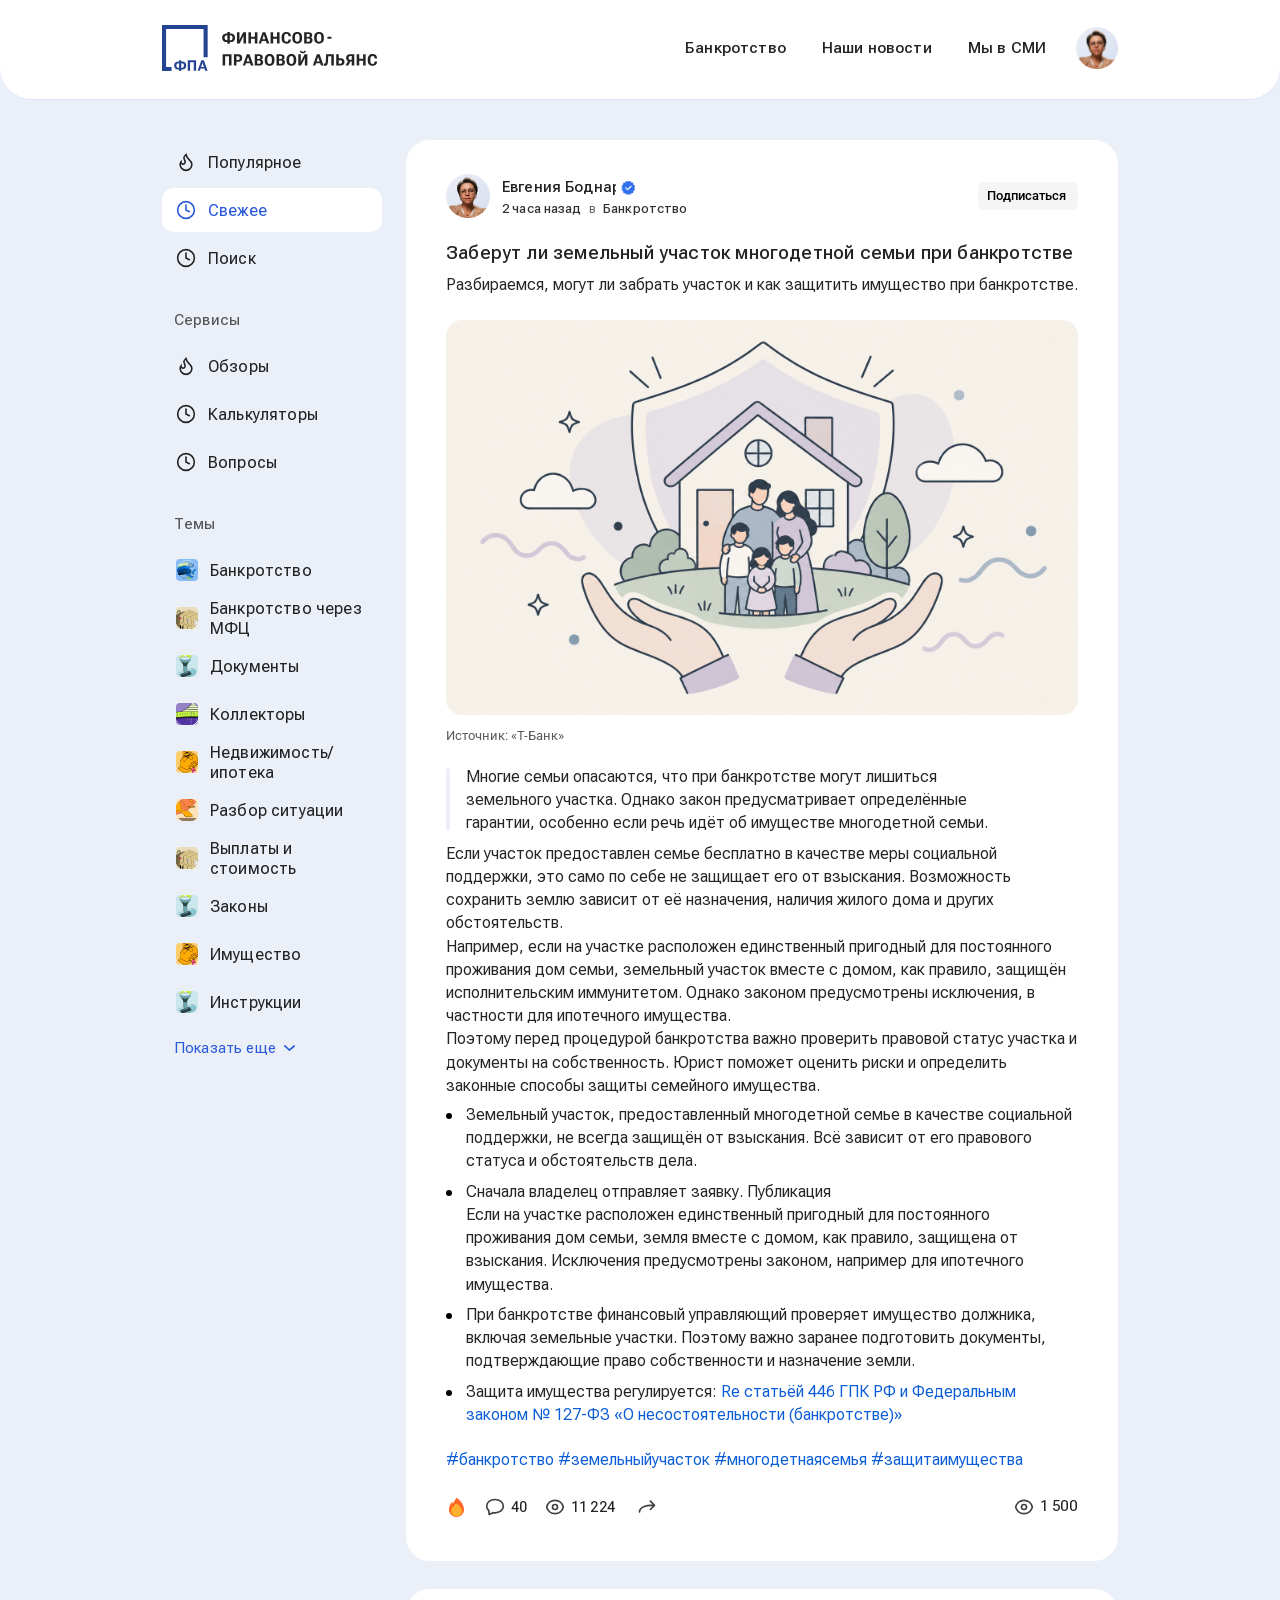
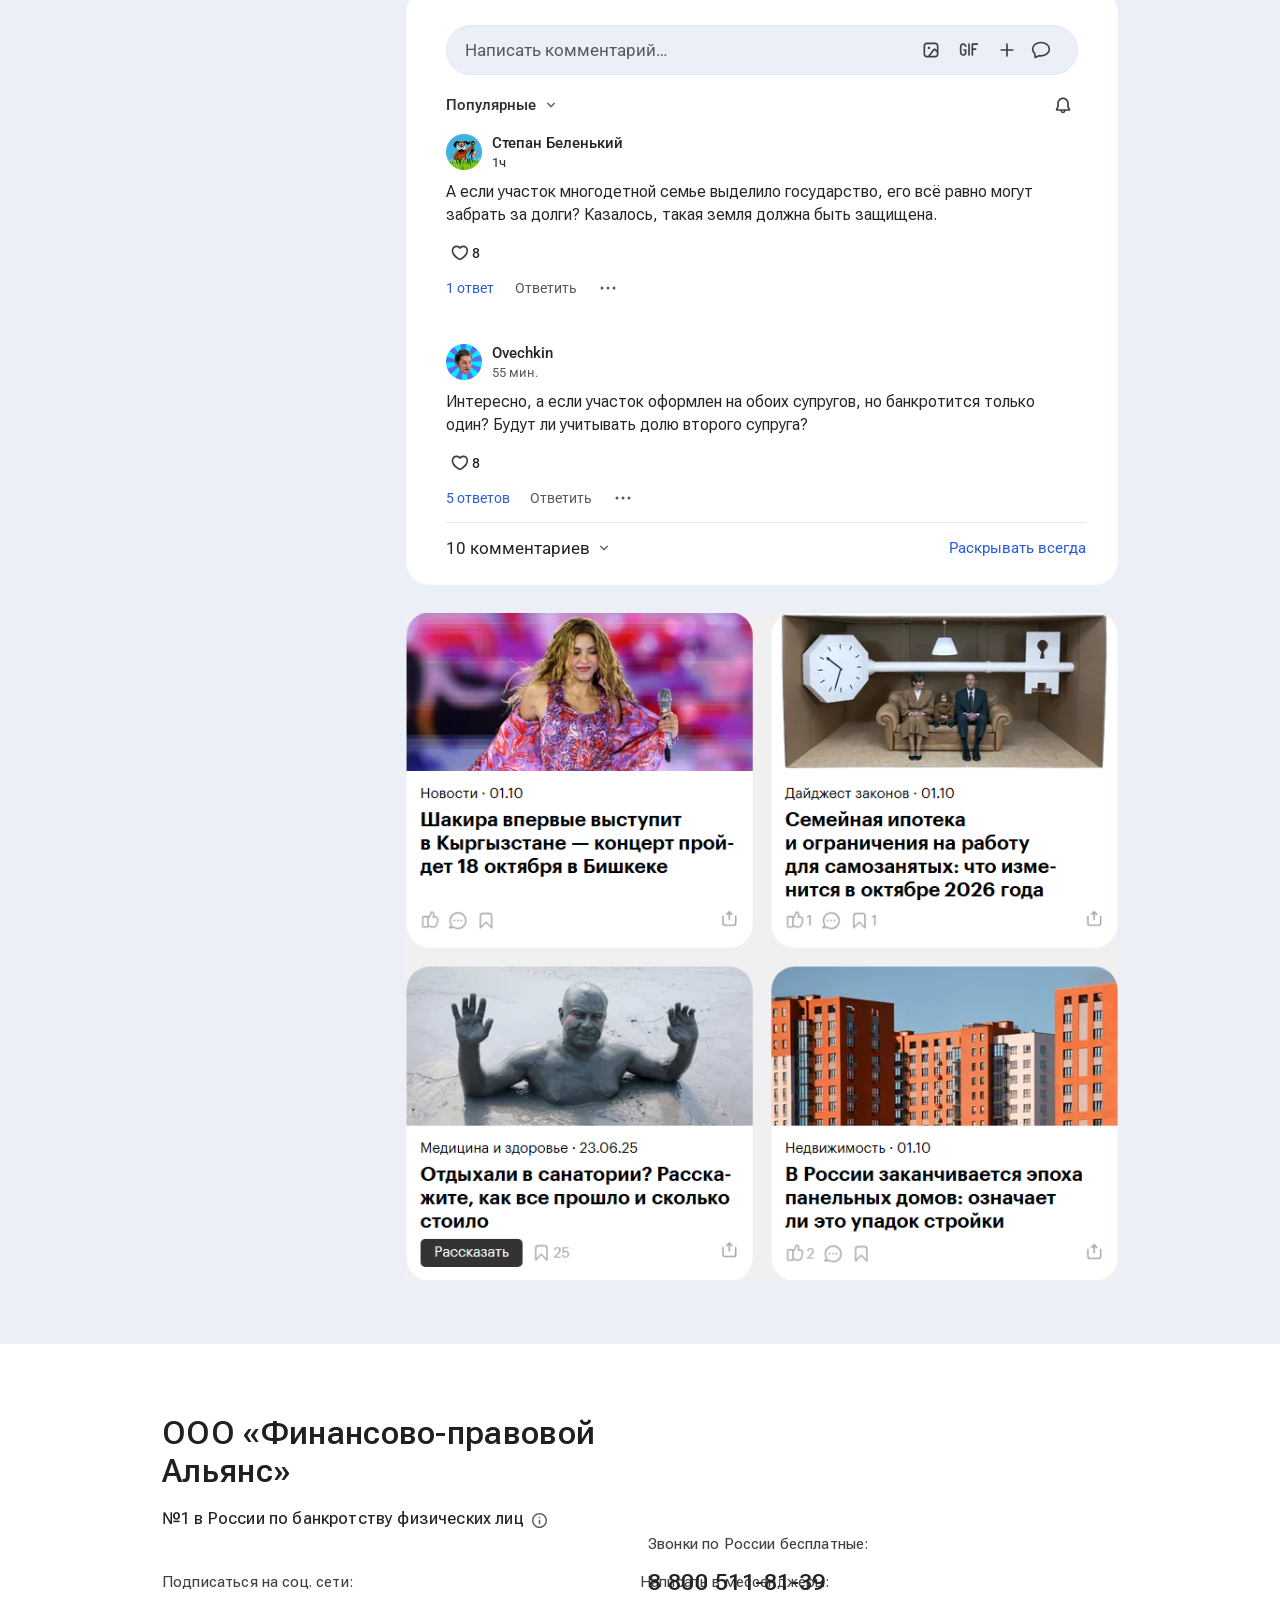
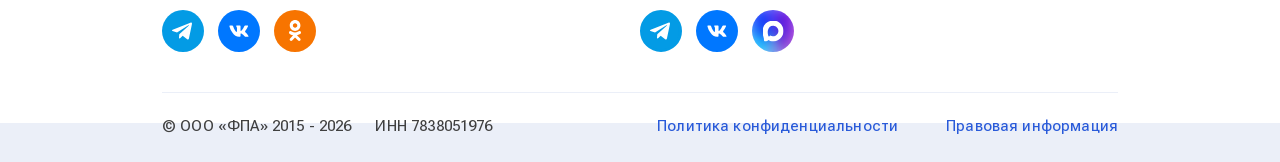
<file: article.html>
<!doctype html>
<html lang="ru"><head><meta charset="utf-8"><meta name="viewport" content="width=device-width,initial-scale=1">
<title>Заберут ли земельный участок многодетной семьи при банкротстве · ФПА</title><meta name="description" content="Блог Финансово-правового альянса">
<link rel="icon" href="data:image/svg+xml,%3Csvg xmlns='http://www.w3.org/2000/svg' viewBox='0 0 32 32'%3E%3Crect width='32' height='32' rx='7' fill='%23295ad9'/%3E%3Cpath d='M8 24V8h16v16M13 24v-7h6v7' fill='none' stroke='white' stroke-width='2'/%3E%3C/svg%3E">
<link rel="preload" href="assets/fonts/RobotoFlex.ttf" as="font" type="font/ttf" crossorigin>
<link rel="stylesheet" href="style.css"><link rel="stylesheet" href="geometry.css"><link rel="stylesheet" href="article-geometry.css"><link rel="stylesheet" href="article.css"><script src="app.js" defer></script><script src="article.js" defer></script></head><body class="article-page">
<header class="site-header"><div data-node-id="7323:2395" data-name="91" style="background-color:#fff;border-color:#dfe6f6;border-bottom-width:0.75px;border-style:solid;align-content:stretch;display:flex;flex-direction:column;align-items:center;padding-left:370px;padding-right:370px;position:relative;border-bottom-left-radius:32px;border-bottom-right-radius:32px;width:100%;height:100%;">
      <div data-node-id="7323:2396" style="align-content:stretch;display:flex;flex:1 0 0;align-items:center;min-height:1px;padding-bottom:19px;padding-top:16px;position:relative;border-radius:10px;width:1320px;">
        <div data-node-id="7323:2397" style="align-content:stretch;display:flex;flex:1 0 0;gap:12px;height:55px;align-items:center;min-width:1px;position:relative;">
          <div data-node-id="7323:2398" style="align-content:stretch;display:flex;flex:1 0 0;flex-direction:column;align-items:flex-start;min-width:1px;position:relative;">
            <a href="index.html" aria-label="Вернуться в блог" data-node-id="7323:2399" style="height:45.631px;position:relative;flex-shrink:0;width:214.999px;">
              <img alt="" src="assets/figma/97aae.svg" width="214.999" height="45.6313" style="position:absolute;display:block;inset:0;max-width:none;" decoding="async">
            </a>
          </div>
          <div data-node-id="7323:2410" style="align-content:stretch;display:flex;gap:12px;align-items:center;position:relative;flex-shrink:0;">
            <div data-node-id="7323:2411" style="align-content:stretch;display:flex;height:42px;align-items:center;justify-content:center;padding-left:18px;padding-right:18px;position:relative;border-radius:8px;flex-shrink:0;">
              <p data-node-id="7323:2412" style="overflow-wrap:break-word;font-family:'Roboto Flex';font-weight:525;line-height:normal;font-style:normal;position:relative;flex-shrink:0;font-size:15.5px;color:var(--main gray,#242424);letter-spacing:0.155px;white-space:nowrap;font-variation-settings:&quot;GRAD&quot; 0, &quot;XOPQ&quot; 96, &quot;XTRA&quot; 468, &quot;YOPQ&quot; 79, &quot;YTAS&quot; 750, &quot;YTDE&quot; -203, &quot;YTFI&quot; 738, &quot;YTLC&quot; 514, &quot;YTUC&quot; 712, &quot;wdth&quot; 100">
                О компании
              </p>
            </div>
            <div data-node-id="7323:2413" style="align-content:stretch;display:flex;height:42px;align-items:center;justify-content:center;padding-left:18px;padding-right:18px;position:relative;border-radius:10px;flex-shrink:0;">
              <p data-node-id="7323:2414" style="overflow-wrap:break-word;font-family:'Roboto Flex';font-weight:525;line-height:normal;font-style:normal;position:relative;flex-shrink:0;font-size:15.5px;color:var(--main gray,#242424);letter-spacing:0.155px;white-space:nowrap;font-variation-settings:&quot;GRAD&quot; 0, &quot;XOPQ&quot; 96, &quot;XTRA&quot; 468, &quot;YOPQ&quot; 79, &quot;YTAS&quot; 750, &quot;YTDE&quot; -203, &quot;YTFI&quot; 738, &quot;YTLC&quot; 514, &quot;YTUC&quot; 712, &quot;wdth&quot; 100">
                Банкротство
              </p>
            </div>
            <div data-node-id="7323:2415" style="align-content:stretch;display:flex;height:40px;align-items:center;justify-content:center;padding-left:18px;padding-right:18px;position:relative;border-radius:100px;flex-shrink:0;">
              <p data-node-id="7323:2416" style="overflow-wrap:break-word;font-family:'Roboto Flex';font-weight:525;line-height:normal;font-style:normal;position:relative;flex-shrink:0;color:#242424;font-size:15.5px;letter-spacing:0.155px;white-space:nowrap;font-variation-settings:&quot;GRAD&quot; 0, &quot;XOPQ&quot; 96, &quot;XTRA&quot; 468, &quot;YOPQ&quot; 79, &quot;YTAS&quot; 750, &quot;YTDE&quot; -203, &quot;YTFI&quot; 738, &quot;YTLC&quot; 514, &quot;YTUC&quot; 712, &quot;wdth&quot; 100">
                Завершенные дела
              </p>
            </div>
            <div data-node-id="7323:2417" style="align-content:stretch;display:flex;height:42px;align-items:center;justify-content:center;padding-left:18px;padding-right:18px;position:relative;border-radius:6px;flex-shrink:0;">
              <p data-node-id="7323:2418" style="overflow-wrap:break-word;font-family:'Roboto Flex';font-weight:525;line-height:normal;font-style:normal;position:relative;flex-shrink:0;font-size:15.5px;color:var(--text color,#202020);letter-spacing:0.155px;white-space:nowrap;font-variation-settings:&quot;GRAD&quot; 0, &quot;XOPQ&quot; 96, &quot;XTRA&quot; 468, &quot;YOPQ&quot; 79, &quot;YTAS&quot; 750, &quot;YTDE&quot; -203, &quot;YTFI&quot; 738, &quot;YTLC&quot; 514, &quot;YTUC&quot; 712, &quot;wdth&quot; 100">
                Отзывы
              </p>
            </div>
            <div data-node-id="7323:2419" style="align-content:stretch;display:flex;height:42px;align-items:center;justify-content:center;padding-left:18px;padding-right:18px;position:relative;border-radius:6px;flex-shrink:0;">
              <p data-node-id="7323:2420" style="overflow-wrap:break-word;font-family:'Roboto Flex';font-weight:525;line-height:normal;font-style:normal;position:relative;flex-shrink:0;font-size:15.5px;color:var(--text color,#202020);letter-spacing:0.155px;white-space:nowrap;font-variation-settings:&quot;GRAD&quot; 0, &quot;XOPQ&quot; 96, &quot;XTRA&quot; 468, &quot;YOPQ&quot; 79, &quot;YTAS&quot; 750, &quot;YTDE&quot; -203, &quot;YTFI&quot; 738, &quot;YTLC&quot; 514, &quot;YTUC&quot; 712, &quot;wdth&quot; 100">
                Наши новости
              </p>
            </div>
            <div data-node-id="7323:2421" style="align-content:stretch;display:flex;height:42px;align-items:center;justify-content:center;padding-left:18px;padding-right:18px;position:relative;border-radius:8px;flex-shrink:0;">
              <p data-node-id="7323:2422" style="overflow-wrap:break-word;font-family:'Roboto Flex';font-weight:525;line-height:normal;font-style:normal;position:relative;flex-shrink:0;font-size:15.5px;color:var(--main gray,#242424);letter-spacing:0.155px;white-space:nowrap;font-variation-settings:&quot;GRAD&quot; 0, &quot;XOPQ&quot; 96, &quot;XTRA&quot; 468, &quot;YOPQ&quot; 79, &quot;YTAS&quot; 750, &quot;YTDE&quot; -203, &quot;YTFI&quot; 738, &quot;YTLC&quot; 514, &quot;YTUC&quot; 712, &quot;wdth&quot; 100">
                Мы в СМИ
              </p>
            </div>
          </div>
          <div data-node-id="7323:2423" style="align-content:stretch;display:flex;align-items:center;position:relative;border-radius:8px;flex-shrink:0;width:42px;height:42px;">
            <div data-node-id="7323:2424" style="align-content:stretch;display:flex;align-items:center;overflow:clip;position:relative;flex-shrink:0;width:42px;height:42px;">
              <div data-node-id="7323:2425" data-name="image 1441" style="position:relative;flex-shrink:0;width:42px;height:42px;">
                <img alt="" src="assets/figma/ec2e1.png" style="position:absolute;inset:0;max-width:none;object-fit:cover;pointer-events:none;width:100%;height:100%;" decoding="async">
              </div>
            </div>
          </div>
        </div>
      </div>
    </div></header>
<main class="canvas-grid">
<aside class="sidebar" aria-label="Разделы блога"><div data-node-id="7323:1499" data-name="Sidebar" style="align-content:stretch;display:flex;align-items:flex-start;position:relative;width:100%;height:100%;">
      <div data-node-id="7323:1500" style="align-content:stretch;display:flex;flex:1 0 0;flex-direction:column;gap:28px;align-items:flex-start;min-width:1px;position:relative;">
        <div data-node-id="7323:1501" data-name="Main menu" style="align-content:stretch;display:flex;flex-direction:column;gap:4px;align-items:flex-start;overflow:clip;position:relative;flex-shrink:0;width:100%;">
          <div data-node-id="7323:1510" data-name="Menu item" style="align-content:stretch;display:flex;height:44px;align-items:center;justify-content:space-between;overflow:clip;padding-left:14px;padding-right:14px;position:relative;border-radius:12px;flex-shrink:0;width:100%;">
            <div data-node-id="7323:1511" style="align-content:stretch;display:flex;gap:12px;align-items:center;position:relative;flex-shrink:0;">
              <div data-node-id="7323:1512" data-name="flame" style="position:relative;flex-shrink:0;width:20px;height:20px;">
                <img alt="" src="assets/figma/4a5f8.svg" width="20" height="20" style="position:absolute;display:block;inset:0;max-width:none;" decoding="async">
              </div>
              <div data-node-id="7323:1514" style="align-content:stretch;display:flex;align-items:center;justify-content:center;overflow:clip;padding-top:1px;position:relative;flex-shrink:0;">
                <p data-node-id="7323:1515" style="overflow-wrap:break-word;font-family:'Roboto Flex';font-weight:425;line-height:1;font-style:normal;position:relative;flex-shrink:0;color:#242424;font-size:16px;letter-spacing:0.16px;white-space:nowrap;font-variation-settings:&quot;GRAD&quot; 0, &quot;XOPQ&quot; 96, &quot;XTRA&quot; 468, &quot;YOPQ&quot; 79, &quot;YTAS&quot; 750, &quot;YTDE&quot; -203, &quot;YTFI&quot; 738, &quot;YTLC&quot; 514, &quot;YTUC&quot; 712, &quot;wdth&quot; 100">
                  Популярное
                </p>
              </div>
            </div>
          </div>
          <div data-node-id="7323:1516" data-name="Menu item" style="background-color:#fff;align-content:stretch;display:flex;height:44px;align-items:center;justify-content:space-between;overflow:clip;padding-left:14px;padding-right:14px;position:relative;border-radius:12px;flex-shrink:0;width:100%;">
            <div data-node-id="7323:1517" style="align-content:stretch;display:flex;gap:12px;align-items:center;position:relative;flex-shrink:0;">
              <div data-node-id="7323:1518" data-name="clock" style="position:relative;flex-shrink:0;width:20px;height:20px;">
                <img alt="" src="assets/figma/3dfb2.svg" width="20" height="20" style="position:absolute;display:block;inset:0;max-width:none;" decoding="async">
              </div>
              <div data-node-id="7323:1520" style="align-content:stretch;display:flex;align-items:center;justify-content:center;overflow:clip;padding-top:1px;position:relative;flex-shrink:0;">
                <p data-node-id="7323:1521" style="overflow-wrap:break-word;font-family:'Roboto Flex';font-weight:425;line-height:1;font-style:normal;position:relative;flex-shrink:0;color:#295ad9;font-size:16px;letter-spacing:0.16px;white-space:nowrap;font-variation-settings:&quot;GRAD&quot; 0, &quot;XOPQ&quot; 96, &quot;XTRA&quot; 468, &quot;YOPQ&quot; 79, &quot;YTAS&quot; 750, &quot;YTDE&quot; -203, &quot;YTFI&quot; 738, &quot;YTLC&quot; 514, &quot;YTUC&quot; 712, &quot;wdth&quot; 100">
                  Свежее
                </p>
              </div>
            </div>
          </div>
          <div data-node-id="7323:1522" data-name="Menu item" style="align-content:stretch;display:flex;height:44px;align-items:center;justify-content:space-between;overflow:clip;padding-left:14px;padding-right:14px;position:relative;border-radius:12px;flex-shrink:0;width:100%;">
            <div data-node-id="7323:1523" style="align-content:stretch;display:flex;gap:12px;align-items:center;position:relative;flex-shrink:0;">
              <div data-node-id="7323:1524" data-name="clock" style="position:relative;flex-shrink:0;width:20px;height:20px;">
                <img alt="" src="assets/figma/8939b.svg" width="20" height="20" style="position:absolute;display:block;inset:0;max-width:none;" decoding="async">
              </div>
              <div data-node-id="7323:1526" style="align-content:stretch;display:flex;align-items:center;justify-content:center;overflow:clip;padding-top:1px;position:relative;flex-shrink:0;">
                <p data-node-id="7323:1527" style="overflow-wrap:break-word;font-family:'Roboto Flex';font-weight:425;line-height:1;font-style:normal;position:relative;flex-shrink:0;color:#242424;font-size:16px;letter-spacing:0.16px;white-space:nowrap;font-variation-settings:&quot;GRAD&quot; 0, &quot;XOPQ&quot; 96, &quot;XTRA&quot; 468, &quot;YOPQ&quot; 79, &quot;YTAS&quot; 750, &quot;YTDE&quot; -203, &quot;YTFI&quot; 738, &quot;YTLC&quot; 514, &quot;YTUC&quot; 712, &quot;wdth&quot; 100">
                  Поиск
                </p>
              </div>
            </div>
          </div>
        </div>
        <div data-node-id="7323:1528" data-name="Topics" style="align-content:stretch;display:flex;flex-direction:column;align-items:flex-start;overflow:clip;position:relative;flex-shrink:0;width:100%;">
          <div data-node-id="7323:1529" data-name="Topics" style="align-content:stretch;display:flex;flex-direction:column;align-items:flex-start;overflow:clip;position:relative;flex-shrink:0;width:100%;">
            <div data-node-id="7323:1530" style="align-content:stretch;display:flex;align-items:center;justify-content:center;padding-bottom:12px;padding-left:12px;position:relative;flex-shrink:0;width:100%;">
              <p data-node-id="7323:1531" style="overflow-wrap:break-word;flex:1 0 0;font-family:'Roboto Flex';font-weight:450;line-height:1.6;min-width:1px;font-style:normal;position:relative;color:#555;font-size:15px;letter-spacing:0.15px;font-variation-settings:&quot;GRAD&quot; 0, &quot;XOPQ&quot; 96, &quot;XTRA&quot; 468, &quot;YOPQ&quot; 79, &quot;YTAS&quot; 750, &quot;YTDE&quot; -203, &quot;YTFI&quot; 738, &quot;YTLC&quot; 514, &quot;YTUC&quot; 712, &quot;wdth&quot; 100">
                Сервисы
              </p>
            </div>
          </div>
          <div data-node-id="7323:1563" data-name="Main menu" style="align-content:stretch;display:flex;flex-direction:column;gap:4px;align-items:flex-start;overflow:clip;position:relative;flex-shrink:0;width:100%;">
            <div data-node-id="7323:1564" data-name="Menu item" style="align-content:stretch;display:flex;height:44px;align-items:center;justify-content:space-between;overflow:clip;padding-left:14px;padding-right:14px;position:relative;border-radius:12px;flex-shrink:0;width:100%;">
              <div data-node-id="7323:1565" style="align-content:stretch;display:flex;gap:12px;align-items:center;position:relative;flex-shrink:0;">
                <div data-node-id="7323:1566" data-name="flame" style="position:relative;flex-shrink:0;width:20px;height:20px;">
                  <img alt="" src="assets/figma/4a5f8.svg" width="20" height="20" style="position:absolute;display:block;inset:0;max-width:none;" decoding="async">
                </div>
                <div data-node-id="7323:1568" style="align-content:stretch;display:flex;align-items:center;justify-content:center;overflow:clip;padding-top:1px;position:relative;flex-shrink:0;">
                  <p data-node-id="7323:1569" style="overflow-wrap:break-word;font-family:'Roboto Flex';font-weight:425;line-height:1;font-style:normal;position:relative;flex-shrink:0;color:#242424;font-size:16px;letter-spacing:0.16px;white-space:nowrap;font-variation-settings:&quot;GRAD&quot; 0, &quot;XOPQ&quot; 96, &quot;XTRA&quot; 468, &quot;YOPQ&quot; 79, &quot;YTAS&quot; 750, &quot;YTDE&quot; -203, &quot;YTFI&quot; 738, &quot;YTLC&quot; 514, &quot;YTUC&quot; 712, &quot;wdth&quot; 100">
                    Обзоры
                  </p>
                </div>
              </div>
            </div>
            <div data-node-id="7323:1570" data-name="Menu item" style="align-content:stretch;display:flex;height:44px;align-items:center;justify-content:space-between;overflow:clip;padding-left:14px;padding-right:14px;position:relative;border-radius:12px;flex-shrink:0;width:100%;">
              <div data-node-id="7323:1571" style="align-content:stretch;display:flex;gap:12px;align-items:center;position:relative;flex-shrink:0;">
                <div data-node-id="7323:1572" data-name="clock" style="position:relative;flex-shrink:0;width:20px;height:20px;">
                  <img alt="" src="assets/figma/8939b.svg" width="20" height="20" style="position:absolute;display:block;inset:0;max-width:none;" decoding="async">
                </div>
                <div data-node-id="7323:1574" style="align-content:stretch;display:flex;align-items:center;justify-content:center;overflow:clip;padding-top:1px;position:relative;flex-shrink:0;">
                  <p data-node-id="7323:1575" style="overflow-wrap:break-word;font-family:'Roboto Flex';font-weight:425;line-height:1;font-style:normal;position:relative;flex-shrink:0;color:#242424;font-size:16px;letter-spacing:0.16px;white-space:nowrap;font-variation-settings:&quot;GRAD&quot; 0, &quot;XOPQ&quot; 96, &quot;XTRA&quot; 468, &quot;YOPQ&quot; 79, &quot;YTAS&quot; 750, &quot;YTDE&quot; -203, &quot;YTFI&quot; 738, &quot;YTLC&quot; 514, &quot;YTUC&quot; 712, &quot;wdth&quot; 100">
                    Калькуляторы
                  </p>
                </div>
              </div>
            </div>
            <div data-node-id="7323:1576" data-name="Menu item" style="align-content:stretch;display:flex;height:44px;align-items:center;justify-content:space-between;overflow:clip;padding-left:14px;padding-right:14px;position:relative;border-radius:12px;flex-shrink:0;width:100%;">
              <div data-node-id="7323:1577" style="align-content:stretch;display:flex;gap:12px;align-items:center;position:relative;flex-shrink:0;">
                <div data-node-id="7323:1578" data-name="clock" style="position:relative;flex-shrink:0;width:20px;height:20px;">
                  <img alt="" src="assets/figma/8939b.svg" width="20" height="20" style="position:absolute;display:block;inset:0;max-width:none;" decoding="async">
                </div>
                <div data-node-id="7323:1580" style="align-content:stretch;display:flex;align-items:center;justify-content:center;overflow:clip;padding-top:1px;position:relative;flex-shrink:0;">
                  <p data-node-id="7323:1581" style="overflow-wrap:break-word;font-family:'Roboto Flex';font-weight:425;line-height:1;font-style:normal;position:relative;flex-shrink:0;color:#242424;font-size:16px;letter-spacing:0.16px;white-space:nowrap;font-variation-settings:&quot;GRAD&quot; 0, &quot;XOPQ&quot; 96, &quot;XTRA&quot; 468, &quot;YOPQ&quot; 79, &quot;YTAS&quot; 750, &quot;YTDE&quot; -203, &quot;YTFI&quot; 738, &quot;YTLC&quot; 514, &quot;YTUC&quot; 712, &quot;wdth&quot; 100">
                    Вопросы
                  </p>
                </div>
              </div>
            </div>
          </div>
        </div>
        <div data-node-id="7323:1590" data-name="Topics" style="align-content:stretch;display:flex;flex-direction:column;align-items:flex-start;overflow:clip;position:relative;flex-shrink:0;width:100%;">
          <div data-node-id="7323:1591" data-name="Topics" style="align-content:stretch;display:flex;flex-direction:column;align-items:flex-start;overflow:clip;position:relative;flex-shrink:0;width:100%;">
            <div data-node-id="7323:1592" style="align-content:stretch;display:flex;align-items:center;justify-content:center;padding-bottom:12px;padding-left:12px;position:relative;flex-shrink:0;width:100%;">
              <p data-node-id="7323:1593" style="overflow-wrap:break-word;flex:1 0 0;font-family:'Roboto Flex';font-weight:450;line-height:1.6;min-width:1px;font-style:normal;position:relative;color:#555;font-size:15px;letter-spacing:0.15px;font-variation-settings:&quot;GRAD&quot; 0, &quot;XOPQ&quot; 96, &quot;XTRA&quot; 468, &quot;YOPQ&quot; 79, &quot;YTAS&quot; 750, &quot;YTDE&quot; -203, &quot;YTFI&quot; 738, &quot;YTLC&quot; 514, &quot;YTUC&quot; 712, &quot;wdth&quot; 100">
                Темы
              </p>
            </div>
            <div data-node-id="7323:1594" style="align-content:stretch;display:flex;flex-direction:column;gap:4px;align-items:flex-start;position:relative;flex-shrink:0;width:100%;">
              <div data-node-id="7323:1595" data-name="Menu item" style="align-content:stretch;display:flex;height:44px;align-items:center;justify-content:space-between;overflow:clip;padding-left:14px;padding-right:14px;position:relative;border-radius:12px;flex-shrink:0;width:100%;">
                <div data-node-id="7323:1596" style="align-content:stretch;display:flex;gap:12px;align-items:center;position:relative;flex-shrink:0;">
                  <div data-node-id="7323:1597" style="background-color:#86bdf8;align-content:stretch;display:flex;align-items:center;justify-content:center;overflow:clip;position:relative;border-radius:4px;flex-shrink:0;width:22px;height:22px;">
                    <div data-node-id="7323:1598" style="border-color:#86bdf8;border-width:0.5px;border-style:solid;position:relative;border-radius:100px;flex-shrink:0;width:22px;height:22px;">
                      <div style="position:absolute;inset:0;overflow:hidden;pointer-events:none;border-radius:100px;">
                        <img alt="" src="assets/figma/bcb66.png" style="position:absolute;height:3042.86%;left:-114.29%;max-width:none;top:-1245.24%;width:1403.57%;" decoding="async">
                      </div>
                    </div>
                  </div>
                  <div data-node-id="7323:1599" style="align-content:stretch;display:flex;align-items:center;justify-content:center;overflow:clip;padding-top:1px;position:relative;flex-shrink:0;">
                    <p data-node-id="7323:1600" style="overflow-wrap:break-word;font-family:'Roboto Flex';font-weight:425;line-height:1;font-style:normal;position:relative;flex-shrink:0;color:#242424;font-size:16px;letter-spacing:0.16px;white-space:nowrap;font-variation-settings:&quot;GRAD&quot; 0, &quot;XOPQ&quot; 96, &quot;XTRA&quot; 468, &quot;YOPQ&quot; 79, &quot;YTAS&quot; 750, &quot;YTDE&quot; -203, &quot;YTFI&quot; 738, &quot;YTLC&quot; 514, &quot;YTUC&quot; 712, &quot;wdth&quot; 100">
                      Банкротство
                    </p>
                  </div>
                </div>
              </div>
              <div data-node-id="7323:1601" data-name="Menu item" style="align-content:stretch;display:flex;height:44px;align-items:center;justify-content:space-between;overflow:clip;padding-left:14px;padding-right:14px;position:relative;border-radius:12px;flex-shrink:0;width:100%;">
                <div data-node-id="7323:1602" style="align-content:stretch;display:flex;gap:12px;align-items:center;position:relative;flex-shrink:0;">
                  <div data-node-id="7323:1603" style="background-color:#e9ddb9;align-content:stretch;display:flex;align-items:center;justify-content:center;overflow:clip;position:relative;border-radius:4px;flex-shrink:0;width:22px;height:22px;">
                    <div data-node-id="7323:1604" style="border-color:#e9ddb9;border-width:0.5px;border-style:solid;position:relative;border-radius:100px;flex-shrink:0;width:27px;height:27px;">
                      <div style="position:absolute;inset:0;overflow:hidden;pointer-events:none;border-radius:100px;">
                        <img alt="" src="assets/figma/bcb66.png" style="position:absolute;height:3042.86%;left:-543.91%;max-width:none;top:-1245.24%;width:1403.57%;" decoding="async">
                      </div>
                    </div>
                  </div>
                  <div data-node-id="7323:1605" style="align-content:stretch;display:flex;align-items:center;justify-content:center;overflow:clip;padding-top:1px;position:relative;flex-shrink:0;">
                    <p data-node-id="7323:1606" style="overflow-wrap:break-word;font-family:'Roboto Flex';font-weight:425;line-height:1;font-style:normal;position:relative;flex-shrink:0;color:#242424;font-size:16px;letter-spacing:0.16px;white-space:nowrap;font-variation-settings:&quot;GRAD&quot; 0, &quot;XOPQ&quot; 96, &quot;XTRA&quot; 468, &quot;YOPQ&quot; 79, &quot;YTAS&quot; 750, &quot;YTDE&quot; -203, &quot;YTFI&quot; 738, &quot;YTLC&quot; 514, &quot;YTUC&quot; 712, &quot;wdth&quot; 100">
                      Банкротство МФЦ
                    </p>
                  </div>
                </div>
              </div>
              <div data-node-id="7323:1607" data-name="Menu item" style="align-content:stretch;display:flex;height:44px;align-items:center;justify-content:space-between;overflow:clip;padding-left:14px;padding-right:14px;position:relative;border-radius:12px;flex-shrink:0;width:100%;">
                <div data-node-id="7323:1608" style="align-content:stretch;display:flex;gap:12px;align-items:center;position:relative;flex-shrink:0;">
                  <div data-node-id="7323:1609" style="background-color:#c9e7ec;align-content:stretch;display:flex;align-items:center;justify-content:center;overflow:clip;position:relative;border-radius:4px;flex-shrink:0;width:22px;height:22px;">
                    <div data-node-id="7323:1610" style="border-color:#c9e7ec;border-width:0.5px;border-style:solid;position:relative;border-radius:100px;flex-shrink:0;width:27px;height:27px;">
                      <div style="position:absolute;inset:0;overflow:hidden;pointer-events:none;border-radius:100px;">
                        <img alt="" src="assets/figma/bcb66.png" style="position:absolute;height:3042.86%;left:-114.07%;max-width:none;top:-1430.91%;width:1403.57%;" decoding="async">
                      </div>
                    </div>
                  </div>
                  <div data-node-id="7323:1611" style="align-content:stretch;display:flex;align-items:center;justify-content:center;overflow:clip;padding-top:1px;position:relative;flex-shrink:0;">
                    <p data-node-id="7323:1612" style="overflow-wrap:break-word;font-family:'Roboto Flex';font-weight:425;line-height:1;font-style:normal;position:relative;flex-shrink:0;color:#242424;font-size:16px;letter-spacing:0.16px;white-space:nowrap;font-variation-settings:&quot;GRAD&quot; 0, &quot;XOPQ&quot; 96, &quot;XTRA&quot; 468, &quot;YOPQ&quot; 79, &quot;YTAS&quot; 750, &quot;YTDE&quot; -203, &quot;YTFI&quot; 738, &quot;YTLC&quot; 514, &quot;YTUC&quot; 712, &quot;wdth&quot; 100">
                      Документы
                    </p>
                  </div>
                </div>
              </div>
              <div data-node-id="7323:1613" data-name="Menu item" style="align-content:stretch;display:flex;height:44px;align-items:center;justify-content:space-between;overflow:clip;padding-left:14px;padding-right:14px;position:relative;border-radius:12px;flex-shrink:0;width:100%;">
                <div data-node-id="7323:1614" style="align-content:stretch;display:flex;gap:12px;align-items:center;position:relative;flex-shrink:0;">
                  <div data-node-id="7323:1615" style="background-color:#9482c5;align-content:stretch;display:flex;align-items:center;justify-content:center;overflow:clip;position:relative;border-radius:4px;flex-shrink:0;width:22px;height:22px;">
                    <div data-node-id="7323:1616" style="border-color:#9482c5;border-width:0.5px;border-style:solid;position:relative;border-radius:100px;flex-shrink:0;width:27px;height:27px;">
                      <div style="position:absolute;inset:0;overflow:hidden;pointer-events:none;border-radius:100px;">
                        <img alt="" src="assets/figma/bcb66.png" style="position:absolute;height:3042.86%;left:-672.75%;max-width:none;top:-1432.06%;width:1403.57%;" decoding="async">
                      </div>
                    </div>
                  </div>
                  <div data-node-id="7323:1617" style="align-content:stretch;display:flex;align-items:center;justify-content:center;overflow:clip;padding-top:1px;position:relative;flex-shrink:0;">
                    <p data-node-id="7323:1618" style="overflow-wrap:break-word;font-family:'Roboto Flex';font-weight:425;line-height:1;font-style:normal;position:relative;flex-shrink:0;color:#242424;font-size:16px;letter-spacing:0.16px;white-space:nowrap;font-variation-settings:&quot;GRAD&quot; 0, &quot;XOPQ&quot; 96, &quot;XTRA&quot; 468, &quot;YOPQ&quot; 79, &quot;YTAS&quot; 750, &quot;YTDE&quot; -203, &quot;YTFI&quot; 738, &quot;YTLC&quot; 514, &quot;YTUC&quot; 712, &quot;wdth&quot; 100">
                      Коллекторы
                    </p>
                  </div>
                </div>
              </div>
              <div data-node-id="7323:1619" data-name="Menu item" style="align-content:stretch;display:flex;height:44px;align-items:center;justify-content:space-between;overflow:clip;padding-left:14px;padding-right:14px;position:relative;border-radius:12px;flex-shrink:0;width:100%;">
                <div data-node-id="7323:1620" style="align-content:stretch;display:flex;gap:12px;align-items:center;position:relative;flex-shrink:0;">
                  <div data-node-id="7323:1621" style="background-color:#ffcc6a;align-content:stretch;display:flex;align-items:center;justify-content:center;overflow:clip;position:relative;border-radius:4px;flex-shrink:0;width:22px;height:22px;">
                    <div data-node-id="7323:1622" style="border-color:#ffcc6a;border-width:0.5px;border-style:solid;position:relative;border-radius:100px;flex-shrink:0;width:27px;height:27px;">
                      <div style="position:absolute;inset:0;overflow:hidden;pointer-events:none;border-radius:100px;">
                        <img alt="" src="assets/figma/bcb66.png" style="position:absolute;height:3042.86%;left:-1038.26%;max-width:none;top:-1616.94%;width:1403.57%;" decoding="async">
                      </div>
                    </div>
                  </div>
                  <div data-node-id="7323:1623" style="align-content:stretch;display:flex;align-items:center;justify-content:center;overflow:clip;padding-top:1px;position:relative;flex-shrink:0;">
                    <p data-node-id="7323:1624" style="overflow-wrap:break-word;font-family:'Roboto Flex';font-weight:425;line-height:1;font-style:normal;position:relative;flex-shrink:0;color:#242424;font-size:16px;letter-spacing:0.16px;white-space:nowrap;font-variation-settings:&quot;GRAD&quot; 0, &quot;XOPQ&quot; 96, &quot;XTRA&quot; 468, &quot;YOPQ&quot; 79, &quot;YTAS&quot; 750, &quot;YTDE&quot; -203, &quot;YTFI&quot; 738, &quot;YTLC&quot; 514, &quot;YTUC&quot; 712, &quot;wdth&quot; 100">
                      Недвижимость
                    </p>
                  </div>
                </div>
              </div>
              <div data-node-id="7323:1625" data-name="Menu item" style="align-content:stretch;display:flex;height:44px;align-items:center;justify-content:space-between;overflow:clip;padding-left:14px;padding-right:14px;position:relative;border-radius:12px;flex-shrink:0;width:100%;">
                <div data-node-id="7323:1626" style="align-content:stretch;display:flex;gap:12px;align-items:center;position:relative;flex-shrink:0;">
                  <div data-node-id="7323:1627" style="background-color:#ffe3b8;align-content:stretch;display:flex;align-items:center;justify-content:center;overflow:clip;position:relative;border-radius:4px;flex-shrink:0;width:22px;height:22px;">
                    <div data-node-id="7323:1628" style="border-color:#ffe3b8;border-width:0.5px;border-style:solid;position:relative;border-radius:100px;flex-shrink:0;width:27px;height:27px;">
                      <div style="position:absolute;inset:0;overflow:hidden;pointer-events:none;border-radius:100px;">
                        <img alt="" src="assets/figma/bcb66.png" style="position:absolute;height:3042.86%;left:-578.01%;max-width:none;top:-1617.34%;width:1403.57%;" decoding="async">
                      </div>
                    </div>
                  </div>
                  <div data-node-id="7323:1629" style="align-content:stretch;display:flex;align-items:center;justify-content:center;overflow:clip;padding-top:1px;position:relative;flex-shrink:0;">
                    <p data-node-id="7323:1630" style="overflow-wrap:break-word;font-family:'Roboto Flex';font-weight:425;line-height:1;font-style:normal;position:relative;flex-shrink:0;color:#242424;font-size:16px;letter-spacing:0.16px;white-space:nowrap;font-variation-settings:&quot;GRAD&quot; 0, &quot;XOPQ&quot; 96, &quot;XTRA&quot; 468, &quot;YOPQ&quot; 79, &quot;YTAS&quot; 750, &quot;YTDE&quot; -203, &quot;YTFI&quot; 738, &quot;YTLC&quot; 514, &quot;YTUC&quot; 712, &quot;wdth&quot; 100">
                      Разбор ситуации
                    </p>
                  </div>
                </div>
              </div>
              <div data-node-id="7323:1631" data-name="Menu item" style="align-content:stretch;display:flex;height:44px;align-items:center;justify-content:space-between;overflow:clip;padding-left:14px;padding-right:14px;position:relative;border-radius:12px;flex-shrink:0;width:100%;">
                <div data-node-id="7323:1632" style="align-content:stretch;display:flex;gap:12px;align-items:center;position:relative;flex-shrink:0;">
                  <div data-node-id="7323:1633" style="background-color:#c9e7ec;align-content:stretch;display:flex;align-items:center;justify-content:center;overflow:clip;position:relative;border-radius:4px;flex-shrink:0;width:22px;height:22px;">
                    <div data-node-id="7323:1634" style="border-color:#c9e7ec;border-width:0.5px;border-style:solid;position:relative;border-radius:100px;flex-shrink:0;width:27px;height:27px;">
                      <div style="position:absolute;inset:0;overflow:hidden;pointer-events:none;border-radius:100px;">
                        <img alt="" src="assets/figma/bcb66.png" style="position:absolute;height:3042.86%;left:-114.07%;max-width:none;top:-1430.91%;width:1403.57%;" decoding="async">
                      </div>
                    </div>
                  </div>
                  <div data-node-id="7323:1635" style="align-content:stretch;display:flex;align-items:center;justify-content:center;overflow:clip;padding-top:1px;position:relative;flex-shrink:0;">
                    <p data-node-id="7323:1636" style="overflow-wrap:break-word;font-family:'Roboto Flex';font-weight:425;line-height:1;font-style:normal;position:relative;flex-shrink:0;color:#242424;font-size:16px;letter-spacing:0.16px;white-space:nowrap;font-variation-settings:&quot;GRAD&quot; 0, &quot;XOPQ&quot; 96, &quot;XTRA&quot; 468, &quot;YOPQ&quot; 79, &quot;YTAS&quot; 750, &quot;YTDE&quot; -203, &quot;YTFI&quot; 738, &quot;YTLC&quot; 514, &quot;YTUC&quot; 712, &quot;wdth&quot; 100">
                      Документы
                    </p>
                  </div>
                </div>
              </div>
              <div data-node-id="7323:1637" data-name="Menu item" style="align-content:stretch;display:flex;height:44px;align-items:center;justify-content:space-between;overflow:clip;padding-left:14px;padding-right:14px;position:relative;border-radius:12px;flex-shrink:0;width:100%;">
                <div data-node-id="7323:1638" style="align-content:stretch;display:flex;gap:12px;align-items:center;position:relative;flex-shrink:0;">
                  <div data-node-id="7323:1639" style="background-color:#e9ddb9;align-content:stretch;display:flex;align-items:center;justify-content:center;overflow:clip;position:relative;border-radius:4px;flex-shrink:0;width:22px;height:22px;">
                    <div data-node-id="7323:1640" style="border-color:#e9ddb9;border-width:0.5px;border-style:solid;position:relative;border-radius:100px;flex-shrink:0;width:27px;height:27px;">
                      <div style="position:absolute;inset:0;overflow:hidden;pointer-events:none;border-radius:100px;">
                        <img alt="" src="assets/figma/bcb66.png" style="position:absolute;height:3042.86%;left:-543.91%;max-width:none;top:-1245.24%;width:1403.57%;" decoding="async">
                      </div>
                    </div>
                  </div>
                  <div data-node-id="7323:1641" style="align-content:stretch;display:flex;align-items:center;justify-content:center;overflow:clip;padding-top:1px;position:relative;flex-shrink:0;">
                    <p data-node-id="7323:1642" style="overflow-wrap:break-word;font-family:'Roboto Flex';font-weight:425;line-height:1;font-style:normal;position:relative;flex-shrink:0;color:#242424;font-size:16px;letter-spacing:0.16px;white-space:nowrap;font-variation-settings:&quot;GRAD&quot; 0, &quot;XOPQ&quot; 96, &quot;XTRA&quot; 468, &quot;YOPQ&quot; 79, &quot;YTAS&quot; 750, &quot;YTDE&quot; -203, &quot;YTFI&quot; 738, &quot;YTLC&quot; 514, &quot;YTUC&quot; 712, &quot;wdth&quot; 100">
                      Банкротство МФЦ
                    </p>
                  </div>
                </div>
              </div>
              <div data-node-id="7323:1643" data-name="Menu item" style="align-content:stretch;display:flex;height:44px;align-items:center;justify-content:space-between;overflow:clip;padding-left:14px;padding-right:14px;position:relative;border-radius:12px;flex-shrink:0;width:100%;">
                <div data-node-id="7323:1644" style="align-content:stretch;display:flex;gap:12px;align-items:center;position:relative;flex-shrink:0;">
                  <div data-node-id="7323:1645" style="background-color:#c9e7ec;align-content:stretch;display:flex;align-items:center;justify-content:center;overflow:clip;position:relative;border-radius:4px;flex-shrink:0;width:22px;height:22px;">
                    <div data-node-id="7323:1646" style="border-color:#c9e7ec;border-width:0.5px;border-style:solid;position:relative;border-radius:100px;flex-shrink:0;width:27px;height:27px;">
                      <div style="position:absolute;inset:0;overflow:hidden;pointer-events:none;border-radius:100px;">
                        <img alt="" src="assets/figma/bcb66.png" style="position:absolute;height:3042.86%;left:-114.07%;max-width:none;top:-1430.91%;width:1403.57%;" decoding="async">
                      </div>
                    </div>
                  </div>
                  <div data-node-id="7323:1647" style="align-content:stretch;display:flex;align-items:center;justify-content:center;overflow:clip;padding-top:1px;position:relative;flex-shrink:0;">
                    <p data-node-id="7323:1648" style="overflow-wrap:break-word;font-family:'Roboto Flex';font-weight:425;line-height:1;font-style:normal;position:relative;flex-shrink:0;color:#242424;font-size:16px;letter-spacing:0.16px;white-space:nowrap;font-variation-settings:&quot;GRAD&quot; 0, &quot;XOPQ&quot; 96, &quot;XTRA&quot; 468, &quot;YOPQ&quot; 79, &quot;YTAS&quot; 750, &quot;YTDE&quot; -203, &quot;YTFI&quot; 738, &quot;YTLC&quot; 514, &quot;YTUC&quot; 712, &quot;wdth&quot; 100">
                      Документы
                    </p>
                  </div>
                </div>
              </div>
              <div data-node-id="7323:1649" data-name="Menu item" style="align-content:stretch;display:flex;height:44px;align-items:center;justify-content:space-between;overflow:clip;padding-left:14px;padding-right:14px;position:relative;border-radius:12px;flex-shrink:0;width:100%;">
                <div data-node-id="7323:1650" style="align-content:stretch;display:flex;gap:12px;align-items:center;position:relative;flex-shrink:0;">
                  <div data-node-id="7323:1651" style="background-color:#9482c5;align-content:stretch;display:flex;align-items:center;justify-content:center;overflow:clip;position:relative;border-radius:4px;flex-shrink:0;width:22px;height:22px;">
                    <div data-node-id="7323:1652" style="border-color:#9482c5;border-width:0.5px;border-style:solid;position:relative;border-radius:100px;flex-shrink:0;width:27px;height:27px;">
                      <div style="position:absolute;inset:0;overflow:hidden;pointer-events:none;border-radius:100px;">
                        <img alt="" src="assets/figma/bcb66.png" style="position:absolute;height:3042.86%;left:-672.75%;max-width:none;top:-1432.06%;width:1403.57%;" decoding="async">
                      </div>
                    </div>
                  </div>
                  <div data-node-id="7323:1653" style="align-content:stretch;display:flex;align-items:center;justify-content:center;overflow:clip;padding-top:1px;position:relative;flex-shrink:0;">
                    <p data-node-id="7323:1654" style="overflow-wrap:break-word;font-family:'Roboto Flex';font-weight:425;line-height:1;font-style:normal;position:relative;flex-shrink:0;color:#242424;font-size:16px;letter-spacing:0.16px;white-space:nowrap;font-variation-settings:&quot;GRAD&quot; 0, &quot;XOPQ&quot; 96, &quot;XTRA&quot; 468, &quot;YOPQ&quot; 79, &quot;YTAS&quot; 750, &quot;YTDE&quot; -203, &quot;YTFI&quot; 738, &quot;YTLC&quot; 514, &quot;YTUC&quot; 712, &quot;wdth&quot; 100">
                      Коллекторы
                    </p>
                  </div>
                </div>
              </div>
            </div>
            <div data-node-id="7323:1655" data-name="ShowAll" style="align-content:stretch;display:flex;gap:8px;height:42px;align-items:center;overflow:clip;padding-left:12px;padding-top:6px;position:relative;flex-shrink:0;width:100%;">
              <p data-node-id="7323:1656" style="overflow-wrap:break-word;font-family:'Roboto Flex';font-weight:400;line-height:1.6;font-style:normal;position:relative;flex-shrink:0;color:#295ad9;font-size:15px;letter-spacing:0.15px;white-space:nowrap;font-variation-settings:&quot;GRAD&quot; 0, &quot;XOPQ&quot; 96, &quot;XTRA&quot; 468, &quot;YOPQ&quot; 79, &quot;YTAS&quot; 750, &quot;YTDE&quot; -203, &quot;YTFI&quot; 738, &quot;YTLC&quot; 514, &quot;YTUC&quot; 712, &quot;wdth&quot; 100">
                Показать еще
              </p>
              <div data-node-id="7323:1657" data-name="Vector" style="height:6px;position:relative;flex-shrink:0;width:11px;">
                <img alt="" src="assets/figma/06f1d.svg" width="11" height="6" style="position:absolute;display:block;inset:0;max-width:none;" decoding="async">
              </div>
            </div>
          </div>
        </div>
      </div>
    </div></aside>
<section class="feed article-feed" aria-label="Статья и комментарии"><article data-node-id="7399:1670" data-name="1. Статья • Т-Банк" style="background-color:#fff;align-content:stretch;display:flex;flex-direction:column;align-items:flex-start;padding-bottom:40px;position:relative;border-radius:24px;width:100%;height:100%;" class="article-card" aria-labelledby="article-title">
      <div data-node-id="7399:1671" data-name="Шапка статьи" style="align-content:stretch;display:flex;align-items:center;padding-bottom:24px;padding-top:36px;padding-left:40px;padding-right:40px;position:relative;flex-shrink:0;width:100%;">
        <div data-node-id="7399:1672" data-name="Автор • Евгения Евсеева" style="align-content:stretch;display:flex;height:40px;align-items:center;position:relative;flex-shrink:0;">
          <div data-node-id="7407:810" data-name="Author" style="align-content:stretch;display:flex;gap:12px;align-items:center;overflow:clip;position:relative;flex-shrink:0;width:402px;">
            <div data-node-id="7407:811" style="align-content:stretch;display:flex;align-items:center;overflow:clip;position:relative;flex-shrink:0;width:44px;height:44px;">
              <div data-node-id="7407:812" data-name="image 1441" style="position:relative;flex-shrink:0;width:44px;height:44px;">
                <img alt="" src="assets/article/9fba8028-3b85-4f6c-b13f-40ee56f725c6.png" decoding="async" style="position:absolute;inset:0;max-width:none;object-fit:cover;pointer-events:none;width:100%;height:100%;">
              </div>
            </div>
            <div data-node-id="7407:813" data-name="Author details" style="align-content:stretch;display:flex;flex:1 0 0;flex-direction:column;gap:4px;align-items:flex-start;min-width:1px;overflow:clip;position:relative;">
              <div data-node-id="7407:814" style="align-content:stretch;display:flex;gap:4px;align-items:center;overflow:clip;position:relative;flex-shrink:0;width:100%;">
                <div data-node-id="7407:815" style="align-content:stretch;display:flex;align-items:center;justify-content:center;overflow:clip;position:relative;flex-shrink:0;">
                  <p data-node-id="7407:816" style="overflow-wrap:break-word;font-family:'Roboto Flex';font-weight:525;line-height:1.45;font-style:normal;position:relative;flex-shrink:0;color:#242424;font-size:14.75px;letter-spacing:0.1475px;white-space:nowrap;font-variation-settings:&quot;GRAD&quot; 0, &quot;XOPQ&quot; 96, &quot;XTRA&quot; 468, &quot;YOPQ&quot; 79, &quot;YTAS&quot; 750, &quot;YTDE&quot; -203, &quot;YTFI&quot; 738, &quot;YTLC&quot; 514, &quot;YTUC&quot; 712, &quot;wdth&quot; 101">
                    Евгения Боднар
                  </p>
                </div>
                <div data-node-id="7407:817" style="align-content:stretch;display:flex;align-items:center;justify-content:center;overflow:clip;position:relative;flex-shrink:0;width:16px;height:16px;">
                  <div data-node-id="7407:818" data-name="image 1445" style="height:16px;position:relative;flex-shrink:0;width:15px;">
                    <div style="position:absolute;inset:0;overflow:hidden;pointer-events:none;">
                      <img alt="" src="assets/article/6638c467-d61c-4b29-91f5-01fb6f9dc757.png" decoding="async" style="position:absolute;height:142.11%;left:-5.56%;max-width:none;top:-26.58%;width:127.78%;">
                    </div>
                  </div>
                </div>
              </div>
              <div data-node-id="7407:819" style="overflow-wrap:break-word;align-content:stretch;display:flex;font-family:'Roboto Flex';gap:6px;align-items:flex-start;line-height:1;font-style:normal;position:relative;flex-shrink:0;font-size:13px;letter-spacing:0.13px;white-space:nowrap;">
                <p data-node-id="7407:820" style="font-weight:475;position:relative;flex-shrink:0;color:#303030;font-variation-settings:&quot;GRAD&quot; 0, &quot;XOPQ&quot; 96, &quot;XTRA&quot; 468, &quot;YOPQ&quot; 79, &quot;YTAS&quot; 750, &quot;YTDE&quot; -203, &quot;YTFI&quot; 738, &quot;YTLC&quot; 514, &quot;YTUC&quot; 712, &quot;wdth&quot; 100">
                  2 часа назад
                </p>
                <p data-node-id="7407:821" style="font-weight:400;position:relative;flex-shrink:0;color:#656565;font-variation-settings:&quot;GRAD&quot; 0, &quot;XOPQ&quot; 96, &quot;XTRA&quot; 468, &quot;YOPQ&quot; 79, &quot;YTAS&quot; 750, &quot;YTDE&quot; -203, &quot;YTFI&quot; 738, &quot;YTLC&quot; 514, &quot;YTUC&quot; 712, &quot;wdth&quot; 100">
                  в
                </p>
                <p data-node-id="7407:822" style="font-weight:475;position:relative;flex-shrink:0;color:#303030;font-variation-settings:&quot;GRAD&quot; 0, &quot;XOPQ&quot; 96, &quot;XTRA&quot; 468, &quot;YOPQ&quot; 79, &quot;YTAS&quot; 750, &quot;YTDE&quot; -203, &quot;YTFI&quot; 738, &quot;YTLC&quot; 514, &quot;YTUC&quot; 712, &quot;wdth&quot; 100">
                  Банкротство
                </p>
              </div>
            </div>
          </div>
        </div>
        <div data-node-id="7399:1682" data-name="Свободное пространство" style="flex:1 0 0;height:1px;min-width:1px;position:relative;"></div>
        <div data-node-id="7399:1683" data-name="Подписаться" style="background-color:#f5f5f5;align-content:stretch;display:flex;height:28px;align-items:center;justify-content:center;position:relative;border-radius:6px;flex-shrink:0;width:100.328px;">
          <p data-node-id="7399:1684" style="overflow-wrap:break-word;font-family:'Roboto';font-weight:500;line-height:18px;position:relative;flex-shrink:0;font-size:13px;color:#000;white-space:nowrap;font-variation-settings:&quot;wdth&quot; 100">
            Подписаться
          </p>
        </div>
      </div>
      <div data-node-id="7399:1685" data-name="Заголовок • отступ 6" style="align-content:stretch;display:flex;flex-direction:column;align-items:flex-start;padding-bottom:6px;padding-left:40px;padding-right:40px;position:relative;flex-shrink:0;width:100%;">
        <h1 data-node-id="7399:1686" style="overflow-wrap:break-word;font-family:'Roboto Flex';font-weight:500;line-height:1.45;font-style:normal;position:relative;flex-shrink:0;color:#242424;font-size:18.5px;letter-spacing:0.185px;width:100%;font-variation-settings:&quot;GRAD&quot; 0, &quot;XOPQ&quot; 96, &quot;XTRA&quot; 468, &quot;YOPQ&quot; 79, &quot;YTAS&quot; 750, &quot;YTDE&quot; -203, &quot;YTFI&quot; 738, &quot;YTLC&quot; 514, &quot;YTUC&quot; 712, &quot;wdth&quot; 100" id="article-title">
          Заберут ли земельный участок многодетной семьи при банкротстве
        </h1>
      </div>
      <div data-node-id="7399:1687" data-name="Вводный текст" style="align-content:stretch;display:flex;flex-direction:column;align-items:flex-start;padding-bottom:24px;padding-left:40px;padding-right:40px;position:relative;flex-shrink:0;width:100%;">
        <p data-node-id="7399:1688" style="overflow-wrap:break-word;font-family:'Roboto Flex';font-weight:375;line-height:1.45;font-style:normal;position:relative;flex-shrink:0;color:#242424;font-size:16px;width:100%;font-variation-settings:&quot;GRAD&quot; 0, &quot;XOPQ&quot; 96, &quot;XTRA&quot; 468, &quot;YOPQ&quot; 79, &quot;YTAS&quot; 750, &quot;YTDE&quot; -203, &quot;YTFI&quot; 738, &quot;YTLC&quot; 514, &quot;YTUC&quot; 712, &quot;wdth&quot; 100">
          Разбираемся, могут ли забрать участок и как защитить имущество при банкротстве.
        </p>
      </div>
      <div data-node-id="7399:1689" data-name="Иллюстрация и подпись" style="align-content:stretch;display:flex;flex-direction:column;gap:8px;height:436.922px;align-items:flex-start;padding-bottom:20px;padding-left:40px;padding-right:40px;position:relative;flex-shrink:0;width:100%;">
        <div data-node-id="7399:1690" data-name="Обложка • оригинальная картинка" style="height:394.922px;position:relative;border-radius:16px;flex-shrink:0;width:100%;">
          <img alt="Семья у дома под защитой щита" src="assets/article/1d7fd166-b35c-4a31-aa59-a206a9cc64ca.png" decoding="async" style="position:absolute;inset:0;max-width:none;object-fit:cover;pointer-events:none;border-radius:16px;width:100%;height:100%;">
        </div>
        <div data-node-id="7399:1691" data-name="Подпись • отступ 4" style="align-content:stretch;display:flex;flex-direction:column;height:22px;align-items:flex-start;padding-top:4px;position:relative;flex-shrink:0;width:100%;">
          <p data-node-id="7399:1692" style="overflow-wrap:break-word;font-family:'Roboto';font-weight:400;line-height:18px;position:relative;flex-shrink:0;color:#595959;font-size:13px;white-space:nowrap;font-variation-settings:&quot;wdth&quot; 100">
            Источник: «Т-Банк»
          </p>
        </div>
      </div>
      <div data-node-id="7399:1693" data-name="Основной текст • краткий пересказ" style="align-content:stretch;display:flex;flex-direction:column;gap:8px;align-items:flex-start;padding-left:40px;padding-right:40px;padding-top:8px;padding-bottom:8px;position:relative;flex-shrink:0;width:100%;">
        <div data-node-id="7399:1694" data-name="Абзац 1" style="align-content:stretch;display:flex;flex-direction:column;gap:8px;align-items:flex-start;position:relative;flex-shrink:0;width:100%;">
          <div data-node-id="7414:835" style="align-content:stretch;display:flex;align-items:flex-start;position:relative;flex-shrink:0;width:100%;">
            <div data-node-id="7414:832" data-name="Маркер" style="align-content:stretch;display:flex;flex-direction:column;align-items:flex-start;padding-top:3px;padding-bottom:3px;position:relative;align-self:stretch;flex-shrink:0;width:20px;">
              <div data-node-id="7414:836" style="background-color:#ebeff8;flex:1 0 0;min-height:1px;position:relative;border-radius:4px;width:4px;"></div>
            </div>
            <p data-node-id="7414:830" style="overflow-wrap:break-word;font-family:'Roboto Flex';font-weight:375;line-height:1.45;font-style:normal;position:relative;flex-shrink:0;color:#242424;font-size:16px;width:557px;font-variation-settings:&quot;GRAD&quot; 0, &quot;XOPQ&quot; 96, &quot;XTRA&quot; 468, &quot;YOPQ&quot; 79, &quot;YTAS&quot; 750, &quot;YTDE&quot; -203, &quot;YTFI&quot; 738, &quot;YTLC&quot; 514, &quot;YTUC&quot; 712, &quot;wdth&quot; 100">Многие семьи опасаются, что при банкротстве могут лишиться земельного участка. Однако закон предусматривает определённые гарантии, особенно если речь идёт об имуществе многодетной семьи. </p>
          </div>
          <div data-node-id="7399:1697" style="overflow-wrap:break-word;font-family:'Roboto Flex';font-weight:375;line-height:0;min-width:100%;font-style:normal;position:relative;flex-shrink:0;color:#242424;font-size:16px;width:min-content;white-space:pre-wrap;font-variation-settings:&quot;GRAD&quot; 0, &quot;XOPQ&quot; 96, &quot;XTRA&quot; 468, &quot;YOPQ&quot; 79, &quot;YTAS&quot; 750, &quot;YTDE&quot; -203, &quot;YTFI&quot; 738, &quot;YTLC&quot; 514, &quot;YTUC&quot; 712, &quot;wdth&quot; 100">
            <p style="line-height:1.45;margin-bottom:0;">Если участок предоставлен семье бесплатно в качестве меры социальной поддержки, это само по себе не защищает его от взыскания. Возможность сохранить землю зависит от её назначения, наличия жилого дома и других обстоятельств. </p>
            <p style="line-height:1.45;margin-bottom:0;">Например, если на участке расположен единственный пригодный для постоянного проживания дом семьи, земельный участок вместе с домом, как правило, защищён исполнительским иммунитетом. Однако законом предусмотрены исключения, в частности для ипотечного имущества. </p>
            <p style="line-height:1.45;">Поэтому перед процедурой банкротства важно проверить правовой статус участка и документы на собственность. Юрист поможет оценить риски и определить законные способы защиты семейного имущества.</p>
          </div>
        </div>
        <div data-node-id="7399:1698" data-name="Абзац 2" style="align-content:stretch;display:flex;align-items:flex-start;position:relative;flex-shrink:0;width:100%;">
          <div data-node-id="7399:1699" data-name="Маркер" style="height:16px;position:relative;flex-shrink:0;width:20px;">
            <img alt="" src="assets/article/b8cc2db1-d4da-4b42-9d87-313be4b880ec.svg" width="20" height="16" decoding="async" style="position:absolute;display:block;inset:0;max-width:none;">
          </div>
          <p data-node-id="7399:1701" style="overflow-wrap:break-word;flex:1 0 0;font-family:'Roboto Flex';font-weight:375;line-height:1.45;min-width:1px;font-style:normal;position:relative;color:#242424;font-size:16px;font-variation-settings:&quot;GRAD&quot; 0, &quot;XOPQ&quot; 96, &quot;XTRA&quot; 468, &quot;YOPQ&quot; 79, &quot;YTAS&quot; 750, &quot;YTDE&quot; -203, &quot;YTFI&quot; 738, &quot;YTLC&quot; 514, &quot;YTUC&quot; 712, &quot;wdth&quot; 100">
            Земельный участок, предоставленный многодетной семье в качестве социальной поддержки, не всегда защищён от взыскания. Всё зависит от его правового статуса и обстоятельств дела.
          </p>
        </div>
        <div data-node-id="7399:1702" data-name="Абзац 3" style="align-content:stretch;display:flex;align-items:flex-start;position:relative;flex-shrink:0;width:100%;">
          <div data-node-id="7399:1703" data-name="Маркер" style="height:16px;position:relative;flex-shrink:0;width:20px;">
            <img alt="" src="assets/article/b8cc2db1-d4da-4b42-9d87-313be4b880ec.svg" width="20" height="16" decoding="async" style="position:absolute;display:block;inset:0;max-width:none;">
          </div>
          <div data-node-id="7399:1705" style="overflow-wrap:break-word;flex:1 0 0;font-family:'Roboto Flex';font-weight:375;line-height:0;min-width:1px;font-style:normal;position:relative;color:#242424;font-size:16px;font-variation-settings:&quot;GRAD&quot; 0, &quot;XOPQ&quot; 96, &quot;XTRA&quot; 468, &quot;YOPQ&quot; 79, &quot;YTAS&quot; 750, &quot;YTDE&quot; -203, &quot;YTFI&quot; 738, &quot;YTLC&quot; 514, &quot;YTUC&quot; 712, &quot;wdth&quot; 100">
            <p style="line-height:1.45;margin-bottom:0;">Сначала владелец отправляет заявку. Публикация</p>
            <p style="line-height:1.45;">Если на участке расположен единственный пригодный для постоянного проживания дом семьи, земля вместе с домом, как правило, защищена от взыскания. Исключения предусмотрены законом, например для ипотечного имущества.</p>
          </div>
        </div>
        <div data-node-id="7415:863" data-name="Абзац 5" style="align-content:stretch;display:flex;align-items:flex-start;position:relative;flex-shrink:0;width:100%;">
          <div data-node-id="7415:864" data-name="Маркер" style="height:16px;position:relative;flex-shrink:0;width:20px;">
            <img alt="" src="assets/article/b8cc2db1-d4da-4b42-9d87-313be4b880ec.svg" width="20" height="16" decoding="async" style="position:absolute;display:block;inset:0;max-width:none;">
          </div>
          <p data-node-id="7415:866" style="overflow-wrap:break-word;flex:1 0 0;font-family:'Roboto Flex';font-weight:375;line-height:1.45;min-width:1px;font-style:normal;position:relative;color:#242424;font-size:16px;font-variation-settings:&quot;GRAD&quot; 0, &quot;XOPQ&quot; 96, &quot;XTRA&quot; 468, &quot;YOPQ&quot; 79, &quot;YTAS&quot; 750, &quot;YTDE&quot; -203, &quot;YTFI&quot; 738, &quot;YTLC&quot; 514, &quot;YTUC&quot; 712, &quot;wdth&quot; 100">
            При банкротстве финансовый управляющий проверяет имущество должника, включая земельные участки. Поэтому важно заранее подготовить документы, подтверждающие право собственности и назначение земли.
          </p>
        </div>
        <div data-node-id="7399:1706" data-name="Абзац 4" style="align-content:stretch;display:flex;align-items:flex-start;position:relative;flex-shrink:0;width:100%;">
          <div data-node-id="7399:1707" data-name="Маркер" style="height:52px;position:relative;flex-shrink:0;width:20px;">
            <img alt="" src="assets/article/c904b66d-9b65-4f48-b8af-73b60fb2f48c.svg" width="20" height="52" decoding="async" style="position:absolute;display:block;inset:0;max-width:none;">
          </div>
          <p data-node-id="7399:1709" style="overflow-wrap:break-word;font-family:'Roboto Flex';font-weight:375;line-height:0;font-style:normal;position:relative;flex-shrink:0;color:#242424;font-size:0px;width:557px;font-variation-settings:&quot;GRAD&quot; 0, &quot;XOPQ&quot; 96, &quot;XTRA&quot; 468, &quot;YOPQ&quot; 79, &quot;YTAS&quot; 750, &quot;YTDE&quot; -203, &quot;YTFI&quot; 738, &quot;YTLC&quot; 514, &quot;YTUC&quot; 712, &quot;wdth&quot; 100">
            <span style="line-height:1.45;font-size:16px;font-variation-settings:&quot;GRAD&quot; 0, &quot;XOPQ&quot; 96, &quot;XTRA&quot; 468, &quot;YOPQ&quot; 79, &quot;YTAS&quot; 750, &quot;YTDE&quot; -203, &quot;YTFI&quot; 738, &quot;YTLC&quot; 514, &quot;YTUC&quot; 712, &quot;wdth&quot; 100">Защита имущества регулируется: </span>
            <span style="line-height:1.45;color:#0b5dd7;font-size:16px;font-variation-settings:&quot;GRAD&quot; 0, &quot;XOPQ&quot; 96, &quot;XTRA&quot; 468, &quot;YOPQ&quot; 79, &quot;YTAS&quot; 750, &quot;YTDE&quot; -203, &quot;YTFI&quot; 738, &quot;YTLC&quot; 514, &quot;YTUC&quot; 712, &quot;wdth&quot; 100">Re </span>
            <a href="https://www.consultant.ru/document/cons_doc_LAW_39570/" style="cursor:pointer;line-height:1.45;color:#0b5dd7;font-size:16px;font-variation-settings:&quot;GRAD&quot; 0, &quot;XOPQ&quot; 96, &quot;XTRA&quot; 468, &quot;YOPQ&quot; 79, &quot;YTAS&quot; 750, &quot;YTDE&quot; -203, &quot;YTFI&quot; 738, &quot;YTLC&quot; 514, &quot;YTUC&quot; 712, &quot;wdth&quot; 100" target="_blank" rel="noopener noreferrer">
              <span href="https://www.consultant.ru/document/cons_doc_LAW_39570/" style=";font-variation-settings:&quot;GRAD&quot; 0, &quot;XOPQ&quot; 96, &quot;XTRA&quot; 468, &quot;YOPQ&quot; 79, &quot;YTAS&quot; 750, &quot;YTDE&quot; -203, &quot;YTFI&quot; 738, &quot;YTLC&quot; 514, &quot;YTUC&quot; 712, &quot;wdth&quot; 100" target="_blank">
                статьёй 446 ГПК РФ
              </span>
            </a>
            <span style="line-height:1.45;color:#0b5dd7;font-size:16px;font-variation-settings:&quot;GRAD&quot; 0, &quot;XOPQ&quot; 96, &quot;XTRA&quot; 468, &quot;YOPQ&quot; 79, &quot;YTAS&quot; 750, &quot;YTDE&quot; -203, &quot;YTFI&quot; 738, &quot;YTLC&quot; 514, &quot;YTUC&quot; 712, &quot;wdth&quot; 100"> и </span>
            <a href="https://www.consultant.ru/document/cons_doc_LAW_39331/" style="cursor:pointer;line-height:1.45;color:#0b5dd7;font-size:16px;font-variation-settings:&quot;GRAD&quot; 0, &quot;XOPQ&quot; 96, &quot;XTRA&quot; 468, &quot;YOPQ&quot; 79, &quot;YTAS&quot; 750, &quot;YTDE&quot; -203, &quot;YTFI&quot; 738, &quot;YTLC&quot; 514, &quot;YTUC&quot; 712, &quot;wdth&quot; 100" target="_blank" rel="noopener noreferrer">
              <span href="https://www.consultant.ru/document/cons_doc_LAW_39331/" style=";font-variation-settings:&quot;GRAD&quot; 0, &quot;XOPQ&quot; 96, &quot;XTRA&quot; 468, &quot;YOPQ&quot; 79, &quot;YTAS&quot; 750, &quot;YTDE&quot; -203, &quot;YTFI&quot; 738, &quot;YTLC&quot; 514, &quot;YTUC&quot; 712, &quot;wdth&quot; 100" target="_blank">
                Федеральным законом № 127-ФЗ «О несостоятельности (банкротстве)»
              </span>
            </a>
          </p>
        </div>
      </div>
      <div data-node-id="7399:1710" data-name="Теги" style="align-content:stretch;display:flex;align-items:flex-start;padding-left:40px;padding-right:40px;padding-top:8px;padding-bottom:8px;position:relative;flex-shrink:0;width:100%;">
        <p data-node-id="7399:1711" style="overflow-wrap:break-word;flex:1 0 0;font-family:'Roboto Flex';font-weight:375;line-height:1.45;min-width:1px;font-style:normal;position:relative;color:#0b5dd7;font-size:16px;font-variation-settings:&quot;GRAD&quot; 0, &quot;XOPQ&quot; 96, &quot;XTRA&quot; 468, &quot;YOPQ&quot; 79, &quot;YTAS&quot; 750, &quot;YTDE&quot; -203, &quot;YTFI&quot; 738, &quot;YTLC&quot; 514, &quot;YTUC&quot; 712, &quot;wdth&quot; 100">
          #банкротство #земельныйучасток #многодетнаясемья #защитаимущества
        </p>
      </div>
      <div data-node-id="7399:1712" data-name="Отступ после текста" style="height:6px;position:relative;flex-shrink:0;width:640px;"></div>
      <div data-node-id="7399:1723" data-name="Действия статьи" style="align-content:stretch;display:flex;align-items:center;justify-content:space-between;padding-top:8px;padding-left:40px;padding-right:40px;position:relative;flex-shrink:0;width:100%;">
        <div data-node-id="7416:950" style="align-content:stretch;display:flex;flex:1 0 0;align-items:center;justify-content:space-between;min-width:1px;position:relative;">
          <div data-node-id="7416:951" data-name="Post actions" style="align-content:stretch;display:flex;align-items:center;overflow:clip;position:relative;flex-shrink:0;width:402px;">
            <div data-node-id="7416:952" style="align-content:stretch;display:flex;gap:18px;align-items:center;position:relative;flex-shrink:0;">
              <div data-node-id="7416:953" data-name="Engagement" style="align-content:stretch;display:flex;align-items:center;overflow:clip;position:relative;flex-shrink:0;">
                <div data-node-id="7416:954" style="align-content:stretch;display:flex;align-items:center;justify-content:center;overflow:clip;position:relative;flex-shrink:0;width:21px;height:21px;">
                  <div data-node-id="7416:955" data-name="fluent-emoji-flat:fire" style="flex:1 0 0;height:100%;min-width:1px;overflow:clip;position:relative;">
                    <div data-node-id="7416:956" data-name="Group" style="position:absolute;inset:7.14% 13.95% 3.52% 14.29%;">
                      <img alt="" src="assets/article/70b453ad-4337-44b0-a941-e07408325901.svg" width="15.0702" height="18.76" decoding="async" style="position:absolute;display:block;inset:0;max-width:none;">
                    </div>
                  </div>
                </div>
              </div>
              <div data-node-id="7416:959" data-name="Engagement" style="align-content:stretch;display:flex;align-items:flex-start;overflow:clip;position:relative;flex-shrink:0;">
                <a data-node-id="7416:960" style="align-content:stretch;display:flex;gap:6px;align-items:center;position:relative;flex-shrink:0;" href="#comments" aria-label="Перейти к комментариям">
                  <div data-node-id="7416:961" data-name="keyline-icons:message" style="position:relative;flex-shrink:0;width:20px;height:20px;">
                    <img alt="" src="assets/article/8c7518f9-78d1-4fdf-b1d2-6bca8302e5bc.svg" width="20" height="20" decoding="async" style="position:absolute;display:block;inset:0;max-width:none;">
                  </div>
                  <p data-node-id="7416:963" style="overflow-wrap:break-word;font-family:'Roboto Flex';font-weight:475;line-height:1.45;font-style:normal;position:relative;flex-shrink:0;color:#242424;font-size:14px;letter-spacing:0.14px;white-space:nowrap;font-variation-settings:&quot;GRAD&quot; 0, &quot;XOPQ&quot; 96, &quot;XTRA&quot; 468, &quot;YOPQ&quot; 79, &quot;YTAS&quot; 750, &quot;YTDE&quot; -203, &quot;YTFI&quot; 738, &quot;YTLC&quot; 514, &quot;YTUC&quot; 712, &quot;wdth&quot; 100">
                    40
                  </p>
                </a>
              </div>
              <div data-node-id="7416:964" style="align-content:stretch;display:flex;gap:6px;align-items:center;position:relative;flex-shrink:0;">
                <div data-node-id="7416:965" data-name="keyline-icons:eye-sharp" style="position:relative;flex-shrink:0;width:20px;height:20px;">
                  <img alt="" src="assets/article/1fcba768-b837-4960-9397-1df828489e0e.svg" width="20" height="20" decoding="async" style="position:absolute;display:block;inset:0;max-width:none;">
                </div>
                <p data-node-id="7416:967" style="overflow-wrap:break-word;font-family:'Roboto Flex';font-weight:475;line-height:1.45;font-style:normal;position:relative;flex-shrink:0;color:#242424;font-size:14px;letter-spacing:0.14px;white-space:nowrap;font-variation-settings:&quot;GRAD&quot; 0, &quot;XOPQ&quot; 96, &quot;XTRA&quot; 468, &quot;YOPQ&quot; 79, &quot;YTAS&quot; 750, &quot;YTDE&quot; -203, &quot;YTFI&quot; 738, &quot;YTLC&quot; 514, &quot;YTUC&quot; 712, &quot;wdth&quot; 100">
                  11 224
                </p>
              </div>
              <div data-node-id="7416:969" data-name="reply" style="align-content:stretch;display:flex;align-items:center;position:relative;flex-shrink:0;width:28px;height:28px;">
                <div data-node-id="7416:970" data-name="Иконка" style="align-content:stretch;display:flex;align-items:center;justify-content:center;position:relative;flex-shrink:0;width:28px;height:28px;">
                  <div data-node-id="7416:971" data-name="Иконка • reply" style="position:relative;flex-shrink:0;width:20px;height:20px;">
                    <img alt="" src="assets/article/792a1002-d731-4f74-acb1-a06f13ae7447.svg" width="20" height="20" decoding="async" style="position:absolute;display:block;inset:0;max-width:none;">
                  </div>
                </div>
              </div>
            </div>
          </div>
        </div>
        <div data-node-id="7416:939" data-name="Post actions" style="align-content:stretch;display:flex;align-items:center;overflow:clip;position:relative;flex-shrink:0;">
          <div data-node-id="7416:945" style="align-content:stretch;display:flex;gap:6px;align-items:center;position:relative;flex-shrink:0;">
            <div data-node-id="7416:946" data-name="keyline-icons:eye-sharp" style="position:relative;flex-shrink:0;width:20px;height:20px;">
              <img alt="" src="assets/article/1fcba768-b837-4960-9397-1df828489e0e.svg" width="20" height="20" decoding="async" style="position:absolute;display:block;inset:0;max-width:none;">
            </div>
            <p data-node-id="7416:948" style="overflow-wrap:break-word;font-family:'Roboto Flex';font-weight:450;line-height:1.45;font-style:normal;position:relative;flex-shrink:0;color:#242424;font-size:15px;letter-spacing:0.15px;white-space:nowrap;font-variation-settings:&quot;GRAD&quot; 0, &quot;XOPQ&quot; 96, &quot;XTRA&quot; 468, &quot;YOPQ&quot; 79, &quot;YTAS&quot; 750, &quot;YTDE&quot; -203, &quot;YTFI&quot; 738, &quot;YTLC&quot; 514, &quot;YTUC&quot; 712, &quot;wdth&quot; 100">
              1 500
            </p>
          </div>
        </div>
      </div>
    </article><section data-node-id="7416:976" data-name="2. Комментарии • vc.ru" style="background-color:#fff;align-content:stretch;display:flex;flex-direction:column;align-items:flex-start;padding-top:36px;padding-left:40px;padding-right:40px;position:relative;border-radius:24px;width:100%;height:100%;" id="comments" class="article-comments" aria-label="Комментарии">
      <div data-node-id="7416:977" data-name="Поле комментария" style="align-content:stretch;display:flex;flex-direction:column;height:50px;align-items:flex-start;position:relative;flex-shrink:0;width:100%;">
        <div data-node-id="7416:978" data-name="Написать комментарий" style="background-color:#ebeff8;border-width:1px;border-color:#e2e7f3;border-style:solid;align-content:stretch;display:flex;height:50px;align-items:center;justify-content:space-between;padding-left:18px;padding-right:18px;padding-top:11px;padding-bottom:11px;position:relative;border-radius:28px;flex-shrink:0;width:100%;">
          <textarea data-node-id="7416:979" style="font-family:Roboto,sans-serif;font-size:17px;line-height:26px;color:#595959" id="comment-text" class="comment-input" rows="1" placeholder="Написать комментарий…" aria-label="Написать комментарий"></textarea>
          <div data-node-id="7416:980" data-name="Вложения" style="align-content:stretch;display:flex;gap:10px;height:28px;align-items:center;position:relative;flex-shrink:0;width:142px;">
            <div data-node-id="7416:981" data-name="Кнопка • image" style="align-content:stretch;display:flex;align-items:center;justify-content:center;position:relative;flex-shrink:0;width:28px;height:28px;">
              <div data-node-id="7416:982" data-name="Иконка • image" style="position:relative;flex-shrink:0;width:20px;height:20px;">
                <img alt="" src="assets/article/a71c32ac-e726-449c-9d1d-477b8a929c0a.svg" width="20" height="20" decoding="async" style="position:absolute;display:block;inset:0;max-width:none;">
              </div>
            </div>
            <div data-node-id="7416:985" data-name="Кнопка • gif" style="align-content:stretch;display:flex;align-items:center;justify-content:center;position:relative;flex-shrink:0;width:28px;height:28px;">
              <div data-node-id="7416:986" data-name="Иконка • gif" style="position:relative;flex-shrink:0;width:20px;height:20px;">
                <img alt="" src="assets/article/fa40db80-5205-434d-a29c-b198a94c396e.svg" width="20" height="20" decoding="async" style="position:absolute;display:block;inset:0;max-width:none;">
              </div>
            </div>
            <div data-node-id="7416:988" data-name="Кнопка • plus" style="align-content:stretch;display:flex;align-items:center;justify-content:center;position:relative;flex-shrink:0;width:28px;height:28px;">
              <div data-node-id="7416:989" data-name="Иконка • plus" style="position:relative;flex-shrink:0;width:20px;height:20px;">
                <img alt="" src="assets/article/c5a8548b-02ce-4937-aa29-b1cf7dbfb636.svg" width="20" height="20" decoding="async" style="position:absolute;display:block;inset:0;max-width:none;">
              </div>
            </div>
            <div data-node-id="7417:1094" data-name="keyline-icons:message" style="position:relative;flex-shrink:0;width:20px;height:20px;">
              <img alt="" src="assets/article/b89e5f36-8c8a-4a74-9637-2b35211583d4.svg" width="20" height="20" decoding="async" style="position:absolute;display:block;inset:0;max-width:none;">
            </div>
          </div>
        </div>
      </div>
      <div data-node-id="7416:994" data-name="Сортировка комментариев" style="align-content:stretch;display:flex;gap:8px;height:45px;align-items:center;padding-top:15px;position:relative;flex-shrink:0;width:100%;">
        <p data-node-id="7416:995" style="overflow-wrap:break-word;font-family:'Roboto';font-weight:525;line-height:22px;position:relative;flex-shrink:0;color:#303030;font-size:15px;white-space:nowrap;font-variation-settings:&quot;wdth&quot; 100">
          Популярные
        </p>
        <div data-node-id="7416:996" data-name="Иконка • chevron_down" style="position:relative;flex-shrink:0;width:16px;height:16px;">
          <img alt="" src="assets/article/9ff68112-1879-4b32-a68c-2738ba208525.svg" width="16" height="16" decoding="async" style="position:absolute;display:block;inset:0;max-width:none;">
        </div>
        <div data-node-id="7416:998" data-name="Свободное пространство" style="flex:1 0 0;height:1px;min-width:1px;position:relative;"></div>
        <div data-node-id="7416:999" data-name="Уведомления" style="align-content:stretch;display:flex;align-items:center;justify-content:center;position:relative;flex-shrink:0;width:30px;height:30px;">
          <div data-node-id="7416:1000" data-name="Иконка • bell" style="position:relative;flex-shrink:0;width:20px;height:20px;">
            <img alt="" src="assets/article/0ea62deb-500b-485d-94f1-2fb8e62477cb.svg" width="20" height="20" decoding="async" style="position:absolute;display:block;inset:0;max-width:none;">
          </div>
        </div>
      </div>
      <div data-node-id="7416:1002" data-name="Комментарии" style="align-content:stretch;display:flex;flex-direction:column;gap:12px;align-items:flex-start;position:relative;flex-shrink:0;width:100%;">
        <div data-node-id="7417:1198" style="align-content:stretch;display:flex;flex-direction:column;align-items:flex-start;position:relative;flex-shrink:0;width:100%;">
          <div data-node-id="7416:1003" data-name="Комментарий • Степан Беленький" style="align-content:stretch;display:flex;flex-direction:column;align-items:flex-start;padding-bottom:6px;padding-top:12px;position:relative;flex-shrink:0;width:100%;">
            <div data-node-id="7416:1004" data-name="Автор • Степан Беленький" style="align-content:stretch;display:flex;gap:10px;height:40px;align-items:center;position:relative;flex-shrink:0;width:100%;">
              <div data-node-id="7416:1005" data-name="Аватар" style="align-content:stretch;display:flex;align-items:flex-start;position:relative;flex-shrink:0;width:36px;height:36px;">
                <div data-node-id="7416:1006" data-name="Фото • Степан Беленький" style="position:relative;flex-shrink:0;width:36px;height:36px;">
                  <img alt="" height="36" src="assets/article/5491b159-586b-4eb2-b84e-12ed7b1e8adc.png" width="36" decoding="async" style="position:absolute;display:block;inset:0;max-width:none;width:100%;height:100%;">
                </div>
              </div>
              <div data-node-id="7416:1007" data-name="Имя и время" style="align-content:stretch;display:flex;flex-direction:column;height:40px;align-items:flex-start;position:relative;flex-shrink:0;width:500px;">
                <div data-node-id="7416:1008" data-name="Имя автора" style="align-content:stretch;display:flex;height:22px;align-items:center;position:relative;flex-shrink:0;width:500px;">
                  <p data-node-id="7416:1009" style="overflow-wrap:break-word;font-family:'Roboto';font-weight:500;line-height:22px;position:relative;flex-shrink:0;color:#242424;font-size:14.75px;white-space:nowrap;font-variation-settings:&quot;wdth&quot; 100">
                    Степан Беленький
                  </p>
                </div>
                <p data-node-id="7416:1010" style="overflow-wrap:break-word;font-family:'Roboto';font-weight:425;line-height:18px;position:relative;flex-shrink:0;color:#303030;font-size:13px;white-space:nowrap;font-variation-settings:&quot;wdth&quot; 100">
                  1ч
                </p>
              </div>
            </div>
            <div data-node-id="7416:1011" data-name="Отступ перед текстом" style="height:8px;position:relative;flex-shrink:0;width:592px;"></div>
            <p data-node-id="7416:1012" style="overflow-wrap:break-word;font-family:'Roboto Flex';font-weight:375;line-height:1.45;min-width:100%;font-style:normal;position:relative;flex-shrink:0;color:#242424;font-size:16px;width:min-content;font-variation-settings:&quot;GRAD&quot; 0, &quot;XOPQ&quot; 96, &quot;XTRA&quot; 468, &quot;YOPQ&quot; 79, &quot;YTAS&quot; 750, &quot;YTDE&quot; -203, &quot;YTFI&quot; 738, &quot;YTLC&quot; 514, &quot;YTUC&quot; 712, &quot;wdth&quot; 100">
              А если участок многодетной семье выделило государство, его всё равно могут забрать за долги? Казалось, такая земля должна быть защищена.
            </p>
            <div data-node-id="7416:1013" data-name="Отступ после текста" style="height:4px;position:relative;flex-shrink:0;width:592px;"></div>
            <div data-node-id="7416:1014" data-name="Реакции комментария" style="align-content:stretch;display:flex;height:46px;align-items:flex-start;justify-content:space-between;padding-top:10px;padding-bottom:10px;position:relative;flex-shrink:0;width:100%;">
              <div data-node-id="7416:1015" data-name="Нравится" style="background-color:#fff;align-content:stretch;display:flex;gap:2px;height:26px;align-items:center;padding-left:4px;padding-right:4px;position:relative;border-radius:26px;flex-shrink:0;width:44px;">
                <div data-node-id="7416:1016" data-name="Иконка • reaction_like" style="position:relative;flex-shrink:0;width:20px;height:20px;">
                  <img alt="" src="assets/article/4984572a-3df4-4f23-91d8-4e361f305318.svg" width="20" height="20" decoding="async" style="position:absolute;display:block;inset:0;max-width:none;">
                </div>
                <p data-node-id="7416:1018" style="overflow-wrap:break-word;font-family:'Roboto';font-weight:475;line-height:18px;position:relative;flex-shrink:0;color:#242424;font-size:14px;white-space:nowrap;font-variation-settings:&quot;wdth&quot; 100">
                  8
                </p>
              </div>
            </div>
            <div data-node-id="7416:1019" data-name="Действия комментария" style="align-content:stretch;display:flex;gap:20px;align-items:center;position:relative;flex-shrink:0;width:100%;">
              <p data-node-id="7416:1020" style="overflow-wrap:break-word;font-family:'Roboto';font-weight:400;line-height:22px;position:relative;flex-shrink:0;color:#295ad9;font-size:14px;white-space:nowrap;font-variation-settings:&quot;wdth&quot; 100">
                1 ответ
              </p>
              <p data-node-id="7416:1021" style="overflow-wrap:break-word;font-family:'Roboto';font-weight:400;line-height:22px;position:relative;flex-shrink:0;color:#595959;font-size:14px;white-space:nowrap;font-variation-settings:&quot;wdth&quot; 100">
                Ответить
              </p>
              <div data-node-id="7416:1022" data-name="Меню" style="position:relative;flex-shrink:0;width:24px;height:24px;">
                <img alt="" src="assets/article/6bf55f07-a74c-4837-bfd0-4825726ca00d.svg" width="24" height="24" decoding="async" style="position:absolute;display:block;inset:0;max-width:none;">
              </div>
            </div>
          </div>
          <div data-node-id="7417:1196" style="align-content:stretch;display:flex;align-items:flex-start;position:relative;flex-shrink:0;width:632px;" id="reply-konkin" hidden="hidden">
            <div data-node-id="7417:1197" style="align-content:stretch;display:flex;align-items:center;position:relative;flex-shrink:0;width:26px;">
              <div data-node-id="7417:1193" data-name="Маркер" style="border-color:#e2e7f3;border-bottom-width:1px;border-left-width:1px;border-style:solid;align-content:stretch;display:flex;flex-direction:column;height:31px;align-items:flex-start;padding-top:10px;position:relative;border-bottom-left-radius:8px;flex-shrink:0;width:17px;"></div>
            </div>
            <div data-node-id="7416:1026" data-name="Комментарий • Зонькин Миша" style="align-content:stretch;display:flex;flex:1 0 0;flex-direction:column;height:192px;align-items:flex-start;min-width:1px;overflow:clip;padding-bottom:6px;padding-top:12px;position:relative;">
              <div data-node-id="7416:1027" data-name="Автор • Зонькин Миша" style="align-content:stretch;display:flex;gap:10px;height:40px;align-items:center;position:relative;flex-shrink:0;width:100%;">
                <div data-node-id="7416:1028" data-name="Аватар" style="align-content:stretch;display:flex;align-items:flex-start;position:relative;flex-shrink:0;width:36px;height:36px;">
                  <div data-node-id="7416:1029" data-name="Фото • Зонькин Миша" style="position:relative;flex-shrink:0;width:36px;height:36px;">
                    <img alt="" height="36" src="assets/article/14f1e4ce-eec2-460a-a8f0-965db12c9820.png" width="36" decoding="async" style="position:absolute;display:block;inset:0;max-width:none;width:100%;height:100%;">
                  </div>
                </div>
                <div data-node-id="7416:1030" data-name="Имя и время" style="align-content:stretch;display:flex;flex:1 0 0;flex-direction:column;height:40px;align-items:flex-start;min-width:1px;position:relative;">
                  <div data-node-id="7416:1031" data-name="Имя автора" style="align-content:stretch;display:flex;height:22px;align-items:center;position:relative;flex-shrink:0;width:500px;">
                    <p data-node-id="7416:1032" style="overflow-wrap:break-word;font-family:'Roboto';font-weight:500;line-height:22px;position:relative;flex-shrink:0;font-size:15px;color:#000;white-space:nowrap;font-variation-settings:&quot;wdth&quot; 100">
                      Конькин Миша
                    </p>
                  </div>
                  <p data-node-id="7417:1234" style="overflow-wrap:break-word;font-family:'Roboto';font-weight:400;line-height:18px;position:relative;flex-shrink:0;color:#595959;font-size:13px;white-space:nowrap;font-variation-settings:&quot;wdth&quot; 100">
                    30 мин.
                  </p>
                </div>
              </div>
              <div data-node-id="7416:1034" data-name="Отступ перед текстом" style="height:8px;position:relative;flex-shrink:0;width:592px;"></div>
              <p data-node-id="7417:1204" style="overflow-wrap:break-word;font-family:'Roboto Flex';font-weight:375;line-height:1.45;min-width:100%;font-style:normal;position:relative;flex-shrink:0;color:#242424;font-size:16px;width:min-content;font-variation-settings:&quot;GRAD&quot; 0, &quot;XOPQ&quot; 96, &quot;XTRA&quot; 468, &quot;YOPQ&quot; 79, &quot;YTAS&quot; 750, &quot;YTDE&quot; -203, &quot;YTFI&quot; 738, &quot;YTLC&quot; 514, &quot;YTUC&quot; 712, &quot;wdth&quot; 100">
                Получается, если на участке построен единственный дом, землю не заберут? А если участок пустой, ситуация уже другая?
              </p>
              <div data-node-id="7416:1037" data-name="Реакции комментария" style="align-content:stretch;display:flex;align-items:flex-start;padding-top:10px;padding-bottom:10px;position:relative;flex-shrink:0;width:100%;">
                <div data-node-id="7417:1199" data-name="Нравится" style="background-color:#fff;align-content:stretch;display:flex;gap:2px;height:26px;align-items:center;padding-left:4px;padding-right:4px;position:relative;border-radius:26px;flex-shrink:0;width:44px;">
                  <div data-node-id="7417:1200" data-name="Иконка • reaction_like" style="position:relative;flex-shrink:0;width:20px;height:20px;">
                    <img alt="" src="assets/article/4984572a-3df4-4f23-91d8-4e361f305318.svg" width="20" height="20" decoding="async" style="position:absolute;display:block;inset:0;max-width:none;">
                  </div>
                  <p data-node-id="7417:1202" style="overflow-wrap:break-word;font-family:'Roboto';font-weight:475;line-height:18px;position:relative;flex-shrink:0;color:#242424;font-size:14px;white-space:nowrap;font-variation-settings:&quot;wdth&quot; 100">
                    3
                  </p>
                </div>
              </div>
              <div data-node-id="7416:1042" data-name="Действия комментария" style="align-content:stretch;display:flex;gap:20px;height:24px;align-items:center;position:relative;flex-shrink:0;width:592px;">
                <p data-node-id="7416:1044" style="overflow-wrap:break-word;font-family:'Roboto';font-weight:400;line-height:22px;position:relative;flex-shrink:0;color:#595959;font-size:14px;white-space:nowrap;font-variation-settings:&quot;wdth&quot; 100">
                  Ответить
                </p>
                <div data-node-id="7416:1045" data-name="Меню" style="position:relative;flex-shrink:0;width:24px;height:24px;">
                  <img alt="" src="assets/article/6bf55f07-a74c-4837-bfd0-4825726ca00d.svg" width="24" height="24" decoding="async" style="position:absolute;display:block;inset:0;max-width:none;">
                </div>
              </div>
            </div>
          </div>
        </div>
        <div data-node-id="7416:1049" data-name="Комментарий • Ovechkin" style="align-content:stretch;display:flex;flex-direction:column;height:192px;align-items:flex-start;padding-bottom:6px;padding-top:12px;position:relative;flex-shrink:0;width:100%;">
          <div data-node-id="7417:1206" data-name="Комментарий • Степан Беленький" style="align-content:stretch;display:flex;flex-direction:column;align-items:flex-start;padding-bottom:6px;padding-top:12px;position:relative;flex-shrink:0;width:100%;">
            <div data-node-id="7417:1207" data-name="Автор • Степан Беленький" style="align-content:stretch;display:flex;gap:10px;height:40px;align-items:center;position:relative;flex-shrink:0;width:100%;">
              <div data-node-id="7417:1208" data-name="Аватар" style="align-content:stretch;display:flex;align-items:flex-start;position:relative;flex-shrink:0;width:36px;height:36px;">
                <div data-node-id="7417:1230" data-name="Фото • Ovechkin" style="position:relative;flex-shrink:0;width:36px;height:36px;">
                  <img alt="" height="36" src="assets/article/f46791a5-e78a-4a7f-bf1d-6fcee715cabd.png" width="36" decoding="async" style="position:absolute;display:block;inset:0;max-width:none;width:100%;height:100%;">
                </div>
              </div>
              <div data-node-id="7417:1210" data-name="Имя и время" style="align-content:stretch;display:flex;flex-direction:column;height:40px;align-items:flex-start;position:relative;flex-shrink:0;width:500px;">
                <div data-node-id="7417:1211" data-name="Имя автора" style="align-content:stretch;display:flex;height:22px;align-items:center;position:relative;flex-shrink:0;width:500px;">
                  <p data-node-id="7417:1212" style="overflow-wrap:break-word;font-family:'Roboto';font-weight:500;line-height:22px;position:relative;flex-shrink:0;color:#242424;font-size:14.75px;white-space:nowrap;font-variation-settings:&quot;wdth&quot; 100">
                    Ovechkin
                  </p>
                </div>
                <p data-node-id="7417:1236" style="overflow-wrap:break-word;font-family:'Roboto';font-weight:400;line-height:18px;position:relative;flex-shrink:0;color:#595959;font-size:13px;white-space:nowrap;font-variation-settings:&quot;wdth&quot; 100">
                  55 мин.
                </p>
              </div>
            </div>
            <div data-node-id="7417:1214" data-name="Отступ перед текстом" style="height:8px;position:relative;flex-shrink:0;width:592px;"></div>
            <p data-node-id="7417:1215" style="overflow-wrap:break-word;font-family:'Roboto Flex';font-weight:375;line-height:1.45;min-width:100%;font-style:normal;position:relative;flex-shrink:0;color:#242424;font-size:16px;width:min-content;font-variation-settings:&quot;GRAD&quot; 0, &quot;XOPQ&quot; 96, &quot;XTRA&quot; 468, &quot;YOPQ&quot; 79, &quot;YTAS&quot; 750, &quot;YTDE&quot; -203, &quot;YTFI&quot; 738, &quot;YTLC&quot; 514, &quot;YTUC&quot; 712, &quot;wdth&quot; 100">
              Интересно, а если участок оформлен на обоих супругов, но банкротится только один? Будут ли учитывать долю второго супруга?
            </p>
            <div data-node-id="7417:1216" data-name="Отступ после текста" style="height:4px;position:relative;flex-shrink:0;width:592px;"></div>
            <div data-node-id="7417:1217" data-name="Реакции комментария" style="align-content:stretch;display:flex;height:46px;align-items:flex-start;justify-content:space-between;padding-top:10px;padding-bottom:10px;position:relative;flex-shrink:0;width:100%;">
              <div data-node-id="7417:1218" data-name="Нравится" style="background-color:#fff;align-content:stretch;display:flex;gap:2px;height:26px;align-items:center;padding-left:4px;padding-right:4px;position:relative;border-radius:26px;flex-shrink:0;width:44px;">
                <div data-node-id="7417:1219" data-name="Иконка • reaction_like" style="position:relative;flex-shrink:0;width:20px;height:20px;">
                  <img alt="" src="assets/article/4984572a-3df4-4f23-91d8-4e361f305318.svg" width="20" height="20" decoding="async" style="position:absolute;display:block;inset:0;max-width:none;">
                </div>
                <p data-node-id="7417:1221" style="overflow-wrap:break-word;font-family:'Roboto';font-weight:475;line-height:18px;position:relative;flex-shrink:0;color:#242424;font-size:14px;white-space:nowrap;font-variation-settings:&quot;wdth&quot; 100">
                  8
                </p>
              </div>
            </div>
            <div data-node-id="7417:1222" data-name="Действия комментария" style="align-content:stretch;display:flex;gap:20px;align-items:center;position:relative;flex-shrink:0;width:100%;">
              <p data-node-id="7417:1223" style="overflow-wrap:break-word;font-family:'Roboto';font-weight:400;line-height:22px;position:relative;flex-shrink:0;color:#295ad9;font-size:14px;white-space:nowrap;font-variation-settings:&quot;wdth&quot; 100">
                5 ответов
              </p>
              <p data-node-id="7417:1224" style="overflow-wrap:break-word;font-family:'Roboto';font-weight:400;line-height:22px;position:relative;flex-shrink:0;color:#595959;font-size:14px;white-space:nowrap;font-variation-settings:&quot;wdth&quot; 100">
                Ответить
              </p>
              <div data-node-id="7417:1225" data-name="Меню" style="position:relative;flex-shrink:0;width:24px;height:24px;">
                <img alt="" src="assets/article/6bf55f07-a74c-4837-bfd0-4825726ca00d.svg" width="24" height="24" decoding="async" style="position:absolute;display:block;inset:0;max-width:none;">
              </div>
            </div>
          </div>
        </div>
      </div>
      <div data-node-id="7416:1072" data-name="Показать остальные комментарии" style="align-content:stretch;display:flex;flex-direction:column;align-items:flex-start;padding-top:12px;position:relative;flex-shrink:0;width:640px;">
        <div data-node-id="7416:1073" data-name="Остальные комментарии" style="border-color:#e2e7f3;border-style:solid;border-top-width:1px;align-content:stretch;display:flex;gap:8px;align-items:center;padding-bottom:24px;padding-top:12px;position:relative;flex-shrink:0;width:640px;">
          <p data-node-id="7416:1074" style="overflow-wrap:break-word;font-family:'Roboto';font-weight:400;line-height:26px;position:relative;flex-shrink:0;color:#242424;font-size:17px;white-space:nowrap;font-variation-settings:&quot;wdth&quot; 100">
            10 комментариев
          </p>
          <div data-node-id="7416:1075" data-name="Иконка • chevron_down" style="position:relative;flex-shrink:0;width:16px;height:16px;">
            <img alt="" src="assets/article/9ff68112-1879-4b32-a68c-2738ba208525.svg" width="16" height="16" decoding="async" style="position:absolute;display:block;inset:0;max-width:none;">
          </div>
          <div data-node-id="7416:1077" data-name="Свободное пространство" style="flex:1 0 0;height:1px;min-width:1px;position:relative;"></div>
          <p data-node-id="7416:1078" style="overflow-wrap:break-word;font-family:'Roboto';font-weight:400;line-height:22px;position:relative;flex-shrink:0;color:#295ad9;font-size:15px;white-space:nowrap;font-variation-settings:&quot;wdth&quot; 100">
            Раскрывать всегда
          </p>
        </div>
      </div>
    </section><div data-node-id="7373:1228" data-name="image 1452" style="position:relative;width:100%;height:100%;" class="feed-bottom" aria-label="Другие публикации">
      <div style="position:absolute;inset:0;overflow:hidden;pointer-events:none;">
        <img alt="" src="assets/article/f03c0413-438f-4f75-a92a-9235c1c6698f.png" decoding="async" style="position:absolute;height:104.77%;left:-2.92%;max-width:none;top:-2.54%;width:104.09%;">
      </div>
    </div></section>
<aside class="right-rail" aria-label="Помощь юриста"><div data-node-id="7323:1988" data-name="Right rail" style="align-content:stretch;display:flex;flex-direction:column;align-items:flex-start;position:relative;width:100%;height:100%;">
      <div data-node-id="7323:1989" style="align-content:stretch;display:flex;flex-direction:column;gap:16px;align-items:flex-start;position:relative;flex-shrink:0;width:100%;">
        <div data-node-id="7323:1990" data-name="Калькулятор" style="background-color:#fff;align-content:stretch;display:flex;flex-direction:column;gap:20px;align-items:flex-start;overflow:clip;padding-left:24px;padding-right:24px;padding-top:28px;padding-bottom:28px;position:relative;border-radius:24px;flex-shrink:0;width:100%;">
          <div data-node-id="7323:1991" style="align-content:stretch;display:flex;flex-direction:column;align-items:flex-start;position:relative;flex-shrink:0;width:100%;">
            <div data-node-id="7323:1992" style="align-content:stretch;display:flex;flex-direction:column;gap:14px;align-items:flex-start;position:relative;flex-shrink:0;width:100%;">
              <div data-node-id="7323:1993" style="align-content:stretch;display:flex;align-items:center;position:relative;flex-shrink:0;width:100%;">
                <div data-node-id="7323:1994" style="align-content:stretch;display:flex;flex:1 0 0;align-items:center;min-width:1px;overflow:clip;position:relative;">
                  <p data-node-id="7323:1995" style="overflow-wrap:break-word;flex:1 0 0;font-family:'Roboto Flex';font-weight:500;line-height:1.36;min-width:1px;font-style:normal;position:relative;color:#303030;font-size:18px;letter-spacing:0.18px;font-variation-settings:&quot;GRAD&quot; 0, &quot;XOPQ&quot; 96, &quot;XTRA&quot; 468, &quot;YOPQ&quot; 79, &quot;YTAS&quot; 750, &quot;YTDE&quot; -203, &quot;YTFI&quot; 738, &quot;YTLC&quot; 514, &quot;YTUC&quot; 712, &quot;wdth&quot; 100">
                    Рассчитайте стоимость банкротства
                  </p>
                </div>
              </div>
              <div data-node-id="7323:1996" style="align-content:stretch;display:flex;align-items:center;position:relative;flex-shrink:0;width:100%;">
                <div data-node-id="7323:1997" style="align-content:stretch;display:flex;flex:1 0 0;align-items:center;min-width:1px;overflow:clip;position:relative;">
                  <p data-node-id="7323:1998" style="overflow-wrap:break-word;font-family:'Roboto Flex';font-weight:525;line-height:1.2;font-style:normal;position:relative;flex-shrink:0;color:#303030;font-size:14px;letter-spacing:0.14px;white-space:nowrap;font-variation-settings:&quot;GRAD&quot; 0, &quot;XOPQ&quot; 96, &quot;XTRA&quot; 468, &quot;YOPQ&quot; 79, &quot;YTAS&quot; 750, &quot;YTDE&quot; -203, &quot;YTFI&quot; 738, &quot;YTLC&quot; 514, &quot;YTUC&quot; 712, &quot;wdth&quot; 100">
                    Укажите сумму долга
                  </p>
                </div>
              </div>
            </div>
          </div>
          <div data-node-id="7323:1999" style="align-content:stretch;display:flex;flex-direction:column;gap:20px;align-items:flex-start;overflow:clip;position:relative;border-radius:10px;flex-shrink:0;width:292px;">
            <div data-node-id="7323:2000" style="align-content:stretch;display:flex;flex-direction:column;gap:28px;align-items:flex-start;position:relative;border-radius:10px;flex-shrink:0;width:100%;">
              <div data-node-id="7323:2001" style="align-content:stretch;display:flex;flex-direction:column;align-items:flex-start;position:relative;flex-shrink:0;width:100%;">
                <div data-node-id="7323:2002" style="align-content:stretch;display:flex;flex-direction:column;align-items:flex-start;position:relative;flex-shrink:0;width:100%;">
                  <div data-node-id="7323:2003" style="align-content:stretch;display:flex;flex-direction:column;align-items:center;position:relative;flex-shrink:0;width:100%;">
                    <div data-node-id="7323:2004" style="align-content:stretch;display:flex;flex-direction:column;align-items:flex-start;position:relative;flex-shrink:0;width:100%;">
                      <div data-node-id="7323:2005" style="background-color:#f4f6fb;height:56px;position:relative;border-radius:12px;flex-shrink:0;width:100%;">
                        <div data-node-id="7323:2006" style="position:absolute;height:48px;left:0;border-radius:6px;top:0;width:337px;"></div>
                        <div data-node-id="7323:2007" style="overflow-wrap:break-word;position:absolute;display:flex;flex-direction:column;font-family:'Roboto Flex';font-weight:500;justify-content:center;line-height:0;left:20px;font-style:normal;color:#393939;font-size:15px;top:calc(50% + 0.5px);letter-spacing:0.15px;width:207px;transform:translate(0,-50%);font-variation-settings:&quot;GRAD&quot; 0, &quot;XOPQ&quot; 96, &quot;XTRA&quot; 468, &quot;YOPQ&quot; 79, &quot;YTAS&quot; 750, &quot;YTDE&quot; -203, &quot;YTFI&quot; 738, &quot;YTLC&quot; 514, &quot;YTUC&quot; 712, &quot;wdth&quot; 100">
                          <p>
                            <span style="line-height:1;">1 539 000 </span>
                            <span style="line-height:1;color:#979797;">₽</span>
                          </p>
                        </div>
                        <div data-node-id="7323:2008" data-name="Vector" style="position:absolute;left:258px;width:14px;height:14px;top:22px;">
                          <img alt="" src="assets/figma/a986e.svg" width="14" height="14" style="position:absolute;display:block;inset:0;max-width:none;" decoding="async">
                        </div>
                        <div data-node-id="7323:2009" style="position:absolute;height:9px;left:-1px;top:47px;width:253px;">
                          <div style="position:absolute;inset:0 0 -66.67% 0;">
                            <img alt="" src="assets/figma/21b43.svg" width="253" height="15" style="display:block;max-width:none;" decoding="async">
                          </div>
                        </div>
                      </div>
                    </div>
                  </div>
                </div>
              </div>
              <div data-node-id="7323:2014" style="align-content:stretch;display:flex;flex-direction:column;height:44px;align-items:flex-start;justify-content:center;position:relative;flex-shrink:0;width:100%;">
                <div data-node-id="7323:2015" style="background-color:#295ad9;border-width:1px;border-color:#295ad9;border-style:solid;align-content:stretch;display:flex;flex:1 0 0;gap:10px;align-items:center;justify-content:center;min-height:1px;overflow:clip;padding-left:28px;padding-right:28px;padding-top:14px;padding-bottom:14px;position:relative;border-radius:1000px;width:100%;">
                  <div data-node-id="7323:2016" style="overflow-wrap:break-word;display:flex;flex-direction:column;font-family:'Roboto Flex';font-weight:550;justify-content:center;line-height:0;font-style:normal;position:relative;flex-shrink:0;font-size:14px;color:#fff;letter-spacing:0.14px;white-space:nowrap;font-variation-settings:&quot;GRAD&quot; 0, &quot;XOPQ&quot; 96, &quot;XTRA&quot; 468, &quot;YOPQ&quot; 79, &quot;YTAS&quot; 750, &quot;YTDE&quot; -203, &quot;YTFI&quot; 738, &quot;YTLC&quot; 514, &quot;YTUC&quot; 712, &quot;wdth&quot; 101">
                    <p style="line-height:1;">Расчитать стоимость</p>
                  </div>
                  <div data-node-id="7323:2017" style="position:absolute;left:calc(50% - 0.5px);width:2px;height:2px;top:50%;transform:translate(-50%,-50%);">
                    <img alt="" src="assets/figma/fd282.svg" width="2" height="2" style="position:absolute;display:block;inset:0;max-width:none;" decoding="async">
                  </div>
                </div>
              </div>
            </div>
          </div>
        </div>
        <div data-node-id="7323:2022" data-name="Калькулятор" style="background-color:#fff;align-content:stretch;display:flex;flex-direction:column;gap:20px;align-items:center;overflow:clip;padding-left:24px;padding-right:24px;padding-top:28px;padding-bottom:28px;position:relative;border-radius:24px;flex-shrink:0;width:100%;">
          <div data-node-id="7323:2023" style="align-content:stretch;display:flex;flex-direction:column;align-items:flex-start;position:relative;flex-shrink:0;width:100%;">
            <div data-node-id="7323:2024" style="align-content:stretch;display:flex;flex-direction:column;gap:14px;align-items:flex-start;position:relative;flex-shrink:0;width:100%;">
              <div data-node-id="7323:2025" style="align-content:stretch;display:flex;align-items:center;position:relative;flex-shrink:0;width:100%;">
                <div data-node-id="7323:2026" style="align-content:stretch;display:flex;flex:1 0 0;align-items:center;min-width:1px;overflow:clip;position:relative;">
                  <p data-node-id="7323:2027" style="overflow-wrap:break-word;flex:1 0 0;font-family:'Roboto Flex';font-weight:500;line-height:1.36;min-width:1px;font-style:normal;position:relative;color:#303030;font-size:18px;letter-spacing:0.18px;font-variation-settings:&quot;GRAD&quot; 0, &quot;XOPQ&quot; 96, &quot;XTRA&quot; 468, &quot;YOPQ&quot; 79, &quot;YTAS&quot; 750, &quot;YTDE&quot; -203, &quot;YTFI&quot; 738, &quot;YTLC&quot; 514, &quot;YTUC&quot; 712, &quot;wdth&quot; 100">
                    Задать вопрос онлайн-юристу
                  </p>
                </div>
              </div>
              <div data-node-id="7323:2028" style="align-content:stretch;display:flex;align-items:center;position:relative;flex-shrink:0;width:100%;">
                <div data-node-id="7323:2029" style="align-content:stretch;display:flex;flex:1 0 0;align-items:center;min-width:1px;overflow:clip;position:relative;">
                  <p data-node-id="7323:2030" style="overflow-wrap:break-word;font-family:'Roboto Flex';font-weight:525;line-height:1.2;font-style:normal;position:relative;flex-shrink:0;color:#303030;font-size:14px;letter-spacing:0.14px;white-space:nowrap;font-variation-settings:&quot;GRAD&quot; 0, &quot;XOPQ&quot; 96, &quot;XTRA&quot; 468, &quot;YOPQ&quot; 79, &quot;YTAS&quot; 750, &quot;YTDE&quot; -203, &quot;YTFI&quot; 738, &quot;YTLC&quot; 514, &quot;YTUC&quot; 712, &quot;wdth&quot; 100">
                    Выберите юриста: 72 юриста онлайн
                  </p>
                </div>
              </div>
            </div>
          </div>
          <div data-node-id="7323:2031" style="align-content:stretch;display:flex;flex-direction:column;gap:16px;align-items:center;position:relative;flex-shrink:0;width:100%;">
            <div data-node-id="7323:2032" style="align-content:stretch;display:flex;flex-direction:column;gap:14px;align-items:center;position:relative;flex-shrink:0;width:100%;">
              <div data-node-id="7323:2033" style="align-content:stretch;display:flex;flex-direction:column;align-items:flex-start;position:relative;flex-shrink:0;width:100%;">
                <div data-node-id="7323:2034" style="align-content:stretch;display:flex;flex-direction:column;align-items:flex-start;position:relative;flex-shrink:0;width:100%;">
                  <div data-node-id="7323:2035" style="border-width:1px;border-color:#ebeff8;border-style:solid;align-content:stretch;display:flex;flex-direction:column;gap:20px;align-items:flex-start;overflow:clip;padding:22px;position:relative;border-radius:20px;flex-shrink:0;width:100%;">
                    <div data-node-id="7323:2036" data-name="Author" style="align-content:stretch;display:flex;gap:10px;align-items:center;overflow:clip;position:relative;flex-shrink:0;width:100%;">
                      <div data-node-id="7323:2037" style="height:48px;overflow:clip;position:relative;flex-shrink:0;width:52px;">
                        <div data-node-id="7323:2038" data-name="image 1441" style="position:absolute;left:0;border-radius:100px;width:48px;height:48px;top:0;">
                          <img alt="" src="assets/figma/72b41.png" style="position:absolute;inset:0;max-width:none;object-fit:cover;pointer-events:none;border-radius:100px;width:100%;height:100%;" decoding="async">
                        </div>
                        <div data-node-id="7323:2039" style="position:absolute;background-color:#2bb573;left:38px;border-radius:100px;width:12px;height:12px;top:33px;"></div>
                      </div>
                      <div data-node-id="7323:2040" data-name="Author details" style="align-content:stretch;display:flex;flex:1 0 0;flex-direction:column;gap:6px;align-items:flex-start;min-width:1px;overflow:clip;position:relative;">
                        <div data-node-id="7323:2041" style="align-content:stretch;display:flex;gap:4px;align-items:center;overflow:clip;position:relative;flex-shrink:0;width:100%;">
                          <div data-node-id="7323:2042" style="align-content:stretch;display:flex;align-items:center;justify-content:center;overflow:clip;position:relative;flex-shrink:0;">
                            <p data-node-id="7323:2043" style="overflow-wrap:break-word;font-family:'Roboto Flex';font-weight:525;line-height:1.45;font-style:normal;position:relative;flex-shrink:0;color:#242424;font-size:14.75px;letter-spacing:0.1475px;white-space:nowrap;font-variation-settings:&quot;GRAD&quot; 0, &quot;XOPQ&quot; 96, &quot;XTRA&quot; 468, &quot;YOPQ&quot; 79, &quot;YTAS&quot; 750, &quot;YTDE&quot; -203, &quot;YTFI&quot; 738, &quot;YTLC&quot; 514, &quot;YTUC&quot; 712, &quot;wdth&quot; 101">
                              Мария Смирнова
                            </p>
                          </div>
                          <div data-node-id="7323:2044" style="align-content:stretch;display:flex;align-items:center;justify-content:center;overflow:clip;position:relative;flex-shrink:0;width:16px;height:16px;">
                            <div data-node-id="7323:2045" data-name="image 1445" style="height:16px;position:relative;flex-shrink:0;width:15px;">
                              <div style="position:absolute;inset:0;overflow:hidden;pointer-events:none;">
                                <img alt="" src="assets/figma/68029.png" style="position:absolute;height:142.11%;left:-5.56%;max-width:none;top:-26.58%;width:127.78%;" decoding="async">
                              </div>
                            </div>
                          </div>
                        </div>
                        <div data-node-id="7323:2046" style="align-content:stretch;display:flex;flex-direction:column;align-items:flex-start;position:relative;flex-shrink:0;">
                          <p data-node-id="7323:2047" style="overflow-wrap:break-word;font-family:'Roboto Flex';font-weight:500;line-height:1;font-style:normal;position:relative;flex-shrink:0;color:#656565;font-size:13px;letter-spacing:0.13px;white-space:nowrap;font-variation-settings:&quot;GRAD&quot; 0, &quot;XOPQ&quot; 96, &quot;XTRA&quot; 468, &quot;YOPQ&quot; 79, &quot;YTAS&quot; 750, &quot;YTDE&quot; -203, &quot;YTFI&quot; 738, &quot;YTLC&quot; 514, &quot;YTUC&quot; 712, &quot;wdth&quot; 100">
                            Время ответа: до 15 мин.
                          </p>
                        </div>
                      </div>
                    </div>
                    <div data-node-id="7323:2048" style="align-content:stretch;display:flex;flex-direction:column;gap:7px;align-items:flex-start;position:relative;flex-shrink:0;">
                      <div data-node-id="7323:2049" style="align-content:stretch;display:flex;align-items:center;position:relative;flex-shrink:0;">
                        <p data-node-id="7323:2050" style="overflow-wrap:break-word;font-family:'Roboto Flex';font-weight:475;line-height:1;font-style:normal;position:relative;flex-shrink:0;color:#656565;font-size:13.5px;letter-spacing:0.135px;white-space:nowrap;font-variation-settings:&quot;GRAD&quot; 0, &quot;XOPQ&quot; 96, &quot;XTRA&quot; 468, &quot;YOPQ&quot; 79, &quot;YTAS&quot; 750, &quot;YTDE&quot; -203, &quot;YTFI&quot; 738, &quot;YTLC&quot; 514, &quot;YTUC&quot; 712, &quot;wdth&quot; 100">
                          Регион
                        </p>
                      </div>
                      <div data-node-id="7323:2051" style="align-content:stretch;display:flex;gap:7px;align-items:center;position:relative;flex-shrink:0;">
                        <div data-node-id="7323:2052" style="background-color:#d6312d;overflow:clip;position:relative;border-radius:100px;flex-shrink:0;width:19px;height:19px;">
                          <div data-node-id="7323:2053" data-name="image 1457" style="position:absolute;height:10px;left:calc(50% - 0.5px);top:calc(50% - 0.5px);width:14px;transform:translate(-50%,-50%);">
                            <img alt="" src="assets/figma/3d934.png" style="position:absolute;inset:0;max-width:none;object-fit:cover;pointer-events:none;width:100%;height:100%;" decoding="async">
                          </div>
                        </div>
                        <p data-node-id="7323:2054" style="overflow-wrap:break-word;font-family:'Roboto Flex';font-weight:500;line-height:1;font-style:normal;position:relative;flex-shrink:0;color:#404040;font-size:13.25px;letter-spacing:0.1325px;white-space:nowrap;font-variation-settings:&quot;GRAD&quot; 0, &quot;XOPQ&quot; 96, &quot;XTRA&quot; 468, &quot;YOPQ&quot; 79, &quot;YTAS&quot; 750, &quot;YTDE&quot; -203, &quot;YTFI&quot; 738, &quot;YTLC&quot; 514, &quot;YTUC&quot; 712, &quot;wdth&quot; 100">
                          Санкт-Петербург
                        </p>
                      </div>
                    </div>
                    <div data-node-id="7323:2055" style="align-content:stretch;display:flex;flex-direction:column;gap:7px;align-items:flex-start;position:relative;flex-shrink:0;">
                      <div data-node-id="7323:2056" style="align-content:stretch;display:flex;align-items:center;position:relative;flex-shrink:0;">
                        <p data-node-id="7323:2057" style="overflow-wrap:break-word;font-family:'Roboto Flex';font-weight:475;line-height:1;font-style:normal;position:relative;flex-shrink:0;color:#656565;font-size:13.5px;letter-spacing:0.135px;white-space:nowrap;font-variation-settings:&quot;GRAD&quot; 0, &quot;XOPQ&quot; 96, &quot;XTRA&quot; 468, &quot;YOPQ&quot; 79, &quot;YTAS&quot; 750, &quot;YTDE&quot; -203, &quot;YTFI&quot; 738, &quot;YTLC&quot; 514, &quot;YTUC&quot; 712, &quot;wdth&quot; 100">
                          Опыт работы
                        </p>
                      </div>
                      <p data-node-id="7323:2058" style="overflow-wrap:break-word;font-family:'Roboto Flex';font-weight:500;line-height:1;font-style:normal;position:relative;flex-shrink:0;color:#404040;font-size:13.25px;letter-spacing:0.1325px;white-space:nowrap;font-variation-settings:&quot;GRAD&quot; 0, &quot;XOPQ&quot; 96, &quot;XTRA&quot; 468, &quot;YOPQ&quot; 79, &quot;YTAS&quot; 750, &quot;YTDE&quot; -203, &quot;YTFI&quot; 738, &quot;YTLC&quot; 514, &quot;YTUC&quot; 712, &quot;wdth&quot; 100">
                        16 лет
                      </p>
                    </div>
                    <div data-node-id="7323:2059" style="align-content:stretch;display:flex;flex-direction:column;gap:7px;align-items:flex-start;position:relative;flex-shrink:0;">
                      <div data-node-id="7323:2060" style="align-content:stretch;display:flex;align-items:center;position:relative;flex-shrink:0;">
                        <p data-node-id="7323:2061" style="overflow-wrap:break-word;font-family:'Roboto Flex';font-weight:475;line-height:1;font-style:normal;position:relative;flex-shrink:0;color:#656565;font-size:13.5px;letter-spacing:0.135px;white-space:nowrap;font-variation-settings:&quot;GRAD&quot; 0, &quot;XOPQ&quot; 96, &quot;XTRA&quot; 468, &quot;YOPQ&quot; 79, &quot;YTAS&quot; 750, &quot;YTDE&quot; -203, &quot;YTFI&quot; 738, &quot;YTLC&quot; 514, &quot;YTUC&quot; 712, &quot;wdth&quot; 100">
                          Специализация
                        </p>
                      </div>
                      <div data-node-id="7323:2062" style="align-content:stretch;display:flex;flex-direction:column;align-items:flex-start;position:relative;flex-shrink:0;">
                        <div data-node-id="7323:2063" style="align-content:stretch;display:flex;gap:7px;align-items:flex-start;position:relative;flex-shrink:0;">
                          <div data-node-id="7323:2064" style="background-color:#ebeff8;align-content:stretch;display:flex;align-items:center;justify-content:center;overflow:clip;padding-left:10px;padding-right:10px;padding-top:6px;padding-bottom:6px;position:relative;border-radius:6px;flex-shrink:0;">
                            <p data-node-id="7323:2065" style="overflow-wrap:break-word;font-family:'Roboto Flex';font-weight:500;line-height:1;font-style:normal;position:relative;flex-shrink:0;color:#404040;font-size:13.25px;letter-spacing:0.1325px;white-space:nowrap;font-variation-settings:&quot;GRAD&quot; 0, &quot;XOPQ&quot; 96, &quot;XTRA&quot; 468, &quot;YOPQ&quot; 79, &quot;YTAS&quot; 750, &quot;YTDE&quot; -203, &quot;YTFI&quot; 738, &quot;YTLC&quot; 514, &quot;YTUC&quot; 712, &quot;wdth&quot; 100">
                              Банкротство физ. лиц
                            </p>
                          </div>
                          <div data-node-id="7323:2066" style="background-color:#ebeff8;align-content:stretch;display:flex;align-items:center;justify-content:center;overflow:clip;padding-left:10px;padding-right:10px;padding-top:6px;padding-bottom:6px;position:relative;border-radius:6px;flex-shrink:0;">
                            <p data-node-id="7323:2067" style="overflow-wrap:break-word;font-family:'Roboto Flex';font-weight:500;line-height:0;font-style:normal;position:relative;flex-shrink:0;color:#404040;font-size:0px;letter-spacing:0.1325px;white-space:nowrap;font-variation-settings:&quot;GRAD&quot; 0, &quot;XOPQ&quot; 96, &quot;XTRA&quot; 468, &quot;YOPQ&quot; 79, &quot;YTAS&quot; 750, &quot;YTDE&quot; -203, &quot;YTFI&quot; 738, &quot;YTLC&quot; 514, &quot;YTUC&quot; 712, &quot;wdth&quot; 100">
                              <span style="line-height:1;font-size:13.25px;">+</span>
                              <span style="font-family:'Roboto Flex';font-weight:600;line-height:1;font-size:13.25px;font-variation-settings:&quot;GRAD&quot; 0, &quot;XOPQ&quot; 96, &quot;XTRA&quot; 468, &quot;YOPQ&quot; 79, &quot;YTAS&quot; 750, &quot;YTDE&quot; -203, &quot;YTFI&quot; 738, &quot;YTLC&quot; 514, &quot;YTUC&quot; 712, &quot;wdth&quot; 100">
                                7
                              </span>
                            </p>
                          </div>
                        </div>
                      </div>
                    </div>
                  </div>
                </div>
              </div>
              <div data-node-id="7323:2068" data-name="image 1460" style="height:26px;position:relative;flex-shrink:0;width:202px;">
                <div style="position:absolute;inset:0;overflow:hidden;pointer-events:none;">
                  <img alt="" src="assets/figma/99e36.png" style="position:absolute;height:173.08%;left:0;max-width:none;top:-30.77%;width:100%;" decoding="async">
                </div>
              </div>
            </div>
            <div data-node-id="7323:2069" style="align-content:stretch;display:flex;flex-direction:column;height:44px;align-items:flex-start;justify-content:center;position:relative;flex-shrink:0;width:100%;">
              <div data-node-id="7323:2070" style="background-color:#295ad9;border-width:1px;border-color:#295ad9;border-style:solid;align-content:stretch;display:flex;flex:1 0 0;gap:10px;align-items:center;justify-content:center;min-height:1px;overflow:clip;padding-left:28px;padding-right:28px;padding-top:14px;padding-bottom:14px;position:relative;border-radius:1000px;width:100%;">
                <div data-node-id="7323:2071" style="overflow-wrap:break-word;display:flex;flex-direction:column;font-family:'Roboto Flex';font-weight:550;justify-content:center;line-height:0;font-style:normal;position:relative;flex-shrink:0;font-size:14px;color:#fff;letter-spacing:0.14px;white-space:nowrap;font-variation-settings:&quot;GRAD&quot; 0, &quot;XOPQ&quot; 96, &quot;XTRA&quot; 468, &quot;YOPQ&quot; 79, &quot;YTAS&quot; 750, &quot;YTDE&quot; -203, &quot;YTFI&quot; 738, &quot;YTLC&quot; 514, &quot;YTUC&quot; 712, &quot;wdth&quot; 101">
                  <p style="line-height:1;">Задать вопрос</p>
                </div>
                <div data-node-id="7323:2072" style="position:absolute;left:calc(50% - 0.5px);width:2px;height:2px;top:50%;transform:translate(-50%,-50%);">
                  <img alt="" src="assets/figma/fd282.svg" width="2" height="2" style="position:absolute;display:block;inset:0;max-width:none;" decoding="async">
                </div>
              </div>
            </div>
          </div>
        </div>
      </div>
    </div></aside></main>
<footer class="site-footer"><div data-node-id="7323:2073" data-name="footer" style="background-color:#fff;align-content:stretch;display:flex;flex-direction:column;gap:40px;align-items:center;padding-top:70px;padding-left:120px;padding-right:120px;position:relative;width:100%;height:100%;">
      <div data-node-id="7323:2074" data-name="1" style="align-content:stretch;display:flex;flex-direction:column;gap:50px;align-items:flex-start;position:relative;flex-shrink:0;width:1320px;">
        <div data-node-id="7323:2075" style="align-content:stretch;display:flex;flex-direction:column;gap:70px;align-items:flex-start;position:relative;flex-shrink:0;width:100%;">
          <div data-node-id="7323:2076" style="align-content:stretch;display:flex;gap:24px;align-items:flex-start;position:relative;flex-shrink:0;">
            <div data-node-id="7323:2077" style="align-content:stretch;display:flex;flex-direction:column;gap:40px;align-items:flex-start;position:relative;flex-shrink:0;">
              <div data-node-id="7323:2078" data-name="company, rating" style="align-content:stretch;display:flex;flex-direction:column;align-items:flex-start;position:relative;flex-shrink:0;width:752px;">
                <div data-node-id="7323:2079" data-name="txt" style="align-content:stretch;display:flex;flex-direction:column;gap:16px;align-items:flex-start;position:relative;flex-shrink:0;width:100%;">
                  <p data-node-id="7323:2080" style="overflow-wrap:break-word;font-family:'Roboto Flex';font-weight:550;line-height:1.2;font-style:normal;position:relative;flex-shrink:0;color:#202020;font-size:32px;letter-spacing:0.32px;width:100%;font-variation-settings:&quot;GRAD&quot; 0, &quot;XOPQ&quot; 96, &quot;XTRA&quot; 468, &quot;YOPQ&quot; 79, &quot;YTAS&quot; 750, &quot;YTDE&quot; -203, &quot;YTFI&quot; 738, &quot;YTLC&quot; 514, &quot;YTUC&quot; 712, &quot;wdth&quot; 101">
                    ООО «Финансово-правовой Альянс»
                  </p>
                  <div data-node-id="7323:2081" style="align-content:stretch;display:flex;gap:8px;align-items:center;position:relative;flex-shrink:0;width:100%;">
                    <p data-node-id="7323:2082" style="overflow-wrap:break-word;font-family:'Roboto Flex';font-weight:450;line-height:1.5;font-style:normal;position:relative;flex-shrink:0;color:#242424;font-size:16.5px;letter-spacing:0.165px;white-space:nowrap;font-variation-settings:&quot;GRAD&quot; 0, &quot;XOPQ&quot; 96, &quot;XTRA&quot; 468, &quot;YOPQ&quot; 79, &quot;YTAS&quot; 750, &quot;YTDE&quot; -203, &quot;YTFI&quot; 738, &quot;YTLC&quot; 514, &quot;YTUC&quot; 712, &quot;wdth&quot; 101">
                      №1 в России по банкротству физических лиц
                    </p>
                    <div data-node-id="7323:2083" style="height:17px;position:relative;flex-shrink:0;width:15px;">
                      <img alt="" src="assets/figma/1e255.svg" width="15" height="17" style="position:absolute;display:block;inset:0;max-width:none;" decoding="async">
                    </div>
                  </div>
                </div>
              </div>
              <div data-node-id="7323:2085" data-name="2" style="align-content:stretch;display:flex;gap:24px;align-items:flex-start;position:relative;flex-shrink:0;">
                <div data-node-id="7323:2086" data-name="social" style="align-content:stretch;display:flex;flex-direction:column;gap:16px;align-items:flex-start;position:relative;flex-shrink:0;width:454px;">
                  <p data-node-id="7323:2087" style="overflow-wrap:break-word;font-family:'Roboto Flex';font-weight:425;line-height:1.45;min-width:100%;font-style:normal;position:relative;flex-shrink:0;color:#404040;font-size:15.25px;letter-spacing:0.1525px;width:min-content;font-variation-settings:&quot;GRAD&quot; 0, &quot;XOPQ&quot; 96, &quot;XTRA&quot; 468, &quot;YOPQ&quot; 79, &quot;YTAS&quot; 750, &quot;YTDE&quot; -203, &quot;YTFI&quot; 738, &quot;YTLC&quot; 514, &quot;YTUC&quot; 712, &quot;wdth&quot; 100">
                    Подписаться на соц. сети:
                  </p>
                  <div data-node-id="7323:2088" data-name="icons" style="align-content:stretch;display:flex;align-items:center;position:relative;flex-shrink:0;">
                    <div data-node-id="7323:2089" style="align-content:stretch;display:flex;gap:14px;align-items:center;position:relative;flex-shrink:0;">
                      <div data-node-id="7323:2090" style="background-color:#039be5;align-content:stretch;display:flex;flex-direction:column;align-items:center;justify-content:center;padding-left:11px;padding-right:14px;padding-top:15px;padding-bottom:15px;position:relative;border-radius:100px;flex-shrink:0;width:42px;height:42px;">
                        <div data-node-id="7323:2091" data-name="file-icons:telegram" style="position:relative;flex-shrink:0;width:20px;height:20px;">
                          <img alt="" src="assets/figma/a9209.svg" width="20" height="20" style="position:absolute;display:block;inset:0;max-width:none;" decoding="async">
                        </div>
                      </div>
                      <div data-node-id="7323:2093" style="background-color:#07f;align-content:stretch;display:flex;flex-direction:column;align-items:center;justify-content:center;padding-left:11px;padding-right:11px;padding-top:15px;padding-bottom:15px;position:relative;border-radius:100px;flex-shrink:0;width:42px;height:42px;">
                        <div data-node-id="7323:2094" data-name="basil:vk-solid" style="position:relative;flex-shrink:0;width:22px;height:22px;">
                          <img alt="" src="assets/figma/6ba7d.svg" width="22" height="22" style="position:absolute;display:block;inset:0;max-width:none;" decoding="async">
                        </div>
                      </div>
                      <div data-node-id="7323:2096" style="background-color:#f77400;align-content:stretch;display:flex;flex-direction:column;align-items:center;justify-content:center;padding-left:11px;padding-right:11px;padding-top:15px;padding-bottom:15px;position:relative;border-radius:100px;flex-shrink:0;width:42px;height:42px;">
                        <div data-node-id="7323:2097" data-name="basil:vk-solid" style="overflow:clip;position:relative;flex-shrink:0;width:22px;height:22px;">
                          <div data-node-id="7323:2098" style="position:absolute;inset:1.85% 21.24% 3.85% 23.82%;">
                            <img alt="" src="assets/figma/7ae42.svg" width="12.0858" height="20.7452" style="position:absolute;display:block;inset:0;max-width:none;" decoding="async">
                          </div>
                        </div>
                      </div>
                    </div>
                  </div>
                </div>
                <div data-node-id="7323:2114" data-name="social" style="align-content:stretch;display:flex;flex-direction:column;gap:16px;align-items:flex-start;position:relative;flex-shrink:0;width:454px;">
                  <p data-node-id="7323:2115" style="overflow-wrap:break-word;font-family:'Roboto Flex';font-weight:425;line-height:1.45;min-width:100%;font-style:normal;position:relative;flex-shrink:0;color:#404040;font-size:15.25px;letter-spacing:0.1525px;width:min-content;font-variation-settings:&quot;GRAD&quot; 0, &quot;XOPQ&quot; 96, &quot;XTRA&quot; 468, &quot;YOPQ&quot; 79, &quot;YTAS&quot; 750, &quot;YTDE&quot; -203, &quot;YTFI&quot; 738, &quot;YTLC&quot; 514, &quot;YTUC&quot; 712, &quot;wdth&quot; 100">
                    Написать в мессенджеры:
                  </p>
                  <div data-node-id="7323:2116" style="align-content:stretch;display:flex;gap:14px;align-items:flex-start;position:relative;flex-shrink:0;width:158px;">
                    <div data-node-id="7323:2117" data-name="icons" style="align-content:stretch;display:flex;align-items:center;position:relative;flex-shrink:0;width:42px;height:42px;">
                      <div data-node-id="7323:2118" style="background-color:#039be5;border-width:3px;border-color:#039be5;border-style:solid;align-content:stretch;display:flex;flex-direction:column;align-items:center;justify-content:center;padding-left:11px;padding-right:14px;padding-top:15px;padding-bottom:15px;position:relative;border-radius:100px;flex-shrink:0;width:42px;height:42px;">
                        <div data-node-id="7323:2119" data-name="file-icons:telegram" style="position:relative;flex-shrink:0;width:20px;height:20px;">
                          <img alt="" src="assets/figma/dfb12.svg" width="20" height="20" style="position:absolute;display:block;inset:0;max-width:none;" decoding="async">
                        </div>
                      </div>
                    </div>
                    <div data-node-id="7323:2121" style="background-color:#07f;align-content:stretch;display:flex;flex-direction:column;align-items:center;justify-content:center;padding-left:11px;padding-right:11px;padding-top:15px;padding-bottom:15px;position:relative;border-radius:100px;flex-shrink:0;width:42px;height:42px;">
                      <div data-node-id="7323:2122" data-name="basil:vk-solid" style="position:relative;flex-shrink:0;width:22px;height:22px;">
                        <img alt="" src="assets/figma/1930e.svg" width="22" height="22" style="position:absolute;display:block;inset:0;max-width:none;" decoding="async">
                      </div>
                    </div>
                    <div data-node-id="7323:2124" data-name="max-messenger-sign-logo 1" style="overflow:clip;position:relative;border-radius:100px;flex-shrink:0;width:42px;height:42px;">
                      <div data-node-id="7323:2125" data-name="Group" style="position:absolute;display:contents;inset:0;">
                        <div data-node-id="7323:2126" data-name="Clip path group" style="position:absolute;display:contents;inset:0;">
                          <div data-node-id="7323:2129" style="position:absolute;inset:0;mask-mode:alpha;mask-composite:intersect;mask-clip:no-clip;mask-repeat:no-repeat;mask-size:42px 42px;mask-image:url('assets/figma/94588.svg')" data-name="Rectangle">
                            <div style="position:absolute;inset:0;overflow:hidden;pointer-events:none;">
                              <img alt="" src="assets/figma/0e829.png" style="position:absolute;left:0;max-width:none;width:100%;height:100%;top:0;" decoding="async">
                            </div>
                          </div>
                        </div>
                      </div>
                      <div data-node-id="7323:2130" data-name="Vector" style="position:absolute;left:calc(50% + 0.45px);width:20.91px;height:20.91px;top:calc(50% + 0.45px);transform:translate(-50%,-50%);">
                        <img alt="" src="assets/figma/e2732.svg" width="20.91" height="20.91" style="position:absolute;display:block;inset:0;max-width:none;" decoding="async">
                      </div>
                    </div>
                  </div>
                </div>
              </div>
            </div>
            <div data-node-id="7323:2142" style="align-content:stretch;display:flex;flex-direction:column;gap:40px;align-items:flex-start;position:relative;align-self:stretch;flex-shrink:0;">
              <div data-node-id="7323:2143" data-name="txt" style="align-content:stretch;display:flex;flex-direction:column;gap:8px;height:79px;align-items:flex-start;position:relative;flex-shrink:0;width:364px;"></div>
              <div data-node-id="7323:2146" data-name="txt" style="overflow-wrap:break-word;align-content:stretch;display:flex;flex-direction:column;gap:8px;align-items:flex-start;font-style:normal;position:relative;flex-shrink:0;width:280px;">
                <p data-node-id="7323:2147" style="font-family:'Roboto Flex';font-weight:425;line-height:1.45;position:relative;flex-shrink:0;color:#404040;font-size:15.25px;letter-spacing:0.1525px;width:100%;font-variation-settings:&quot;GRAD&quot; 0, &quot;XOPQ&quot; 96, &quot;XTRA&quot; 468, &quot;YOPQ&quot; 79, &quot;YTAS&quot; 750, &quot;YTDE&quot; -203, &quot;YTFI&quot; 738, &quot;YTLC&quot; 514, &quot;YTUC&quot; 712, &quot;wdth&quot; 100">
                  Звонки по России бесплатные:
                </p>
                <p data-node-id="7323:2148" style="font-family:'Roboto Flex';font-weight:525;line-height:1.7;position:relative;flex-shrink:0;color:#242424;font-size:23px;letter-spacing:0.46px;width:100%;font-variation-settings:&quot;GRAD&quot; 0, &quot;XOPQ&quot; 96, &quot;XTRA&quot; 468, &quot;YOPQ&quot; 79, &quot;YTAS&quot; 750, &quot;YTDE&quot; -203, &quot;YTFI&quot; 738, &quot;YTLC&quot; 514, &quot;YTUC&quot; 712, &quot;wdth&quot; 101">
                  8 800 511-81-39
                </p>
              </div>
            </div>
          </div>
        </div>
      </div>
      <div data-node-id="7323:2375" style="border-color:#ebeff8;border-style:solid;border-top-width:1.5px;align-content:stretch;display:flex;flex-direction:column;height:70px;align-items:flex-start;justify-content:center;overflow:clip;position:relative;flex-shrink:0;width:1320px;">
        <div data-node-id="7323:2376" data-name="social" style="align-content:stretch;display:flex;gap:10px;align-items:flex-start;justify-content:center;position:relative;flex-shrink:0;width:100%;">
          <div data-node-id="7323:2388" data-name="about" style="align-content:stretch;display:flex;flex:1 0 0;gap:48px;align-items:flex-start;min-width:1px;position:relative;">
            <p data-node-id="7323:2389" style="overflow-wrap:break-word;font-family:'Roboto Flex';font-weight:450;line-height:1.45;font-style:normal;position:relative;flex-shrink:0;color:#404040;font-size:15px;letter-spacing:0.15px;white-space:nowrap;font-variation-settings:&quot;GRAD&quot; 0, &quot;XOPQ&quot; 96, &quot;XTRA&quot; 468, &quot;YOPQ&quot; 79, &quot;YTAS&quot; 750, &quot;YTDE&quot; -203, &quot;YTFI&quot; 738, &quot;YTLC&quot; 514, &quot;YTUC&quot; 712, &quot;wdth&quot; 100">
              © ООО «ФПА» 2015 ‑ 2026
            </p>
            <div data-node-id="7323:2390" style="align-content:stretch;display:flex;flex:1 0 0;align-items:flex-start;min-width:1px;position:relative;">
              <p data-node-id="7323:2391" style="overflow-wrap:break-word;font-family:'Roboto Flex';font-weight:450;line-height:1.45;font-style:normal;position:relative;flex-shrink:0;color:#404040;font-size:15px;letter-spacing:0.15px;white-space:nowrap;font-variation-settings:&quot;GRAD&quot; 0, &quot;XOPQ&quot; 96, &quot;XTRA&quot; 468, &quot;YOPQ&quot; 79, &quot;YTAS&quot; 750, &quot;YTDE&quot; -203, &quot;YTFI&quot; 738, &quot;YTLC&quot; 514, &quot;YTUC&quot; 712, &quot;wdth&quot; 100">
                ИНН 7838051976
              </p>
            </div>
            <div data-node-id="7323:2392" style="overflow-wrap:break-word;align-content:stretch;display:flex;font-family:'Roboto Flex';font-weight:450;gap:48px;align-items:flex-start;line-height:1.45;font-style:normal;position:relative;flex-shrink:0;color:#295ad9;font-size:15px;letter-spacing:0.15px;white-space:nowrap;">
              <p data-node-id="7323:2393" style="position:relative;flex-shrink:0;font-variation-settings:&quot;GRAD&quot; 0, &quot;XOPQ&quot; 96, &quot;XTRA&quot; 468, &quot;YOPQ&quot; 79, &quot;YTAS&quot; 750, &quot;YTDE&quot; -203, &quot;YTFI&quot; 738, &quot;YTLC&quot; 514, &quot;YTUC&quot; 712, &quot;wdth&quot; 100">
                Политика конфиденциальности
              </p>
              <p data-node-id="7323:2394" style="position:relative;flex-shrink:0;text-align:right;font-variation-settings:&quot;GRAD&quot; 0, &quot;XOPQ&quot; 96, &quot;XTRA&quot; 468, &quot;YOPQ&quot; 79, &quot;YTAS&quot; 750, &quot;YTDE&quot; -203, &quot;YTFI&quot; 738, &quot;YTLC&quot; 514, &quot;YTUC&quot; 712, &quot;wdth&quot; 100">
                Правовая информация
              </p>
            </div>
          </div>
        </div>
      </div>
    </div></footer>
<dialog id="dialog"><div class="dialog-head"><h2 id="dialog-title"></h2><button id="close-dialog" aria-label="Закрыть">×</button></div><div id="dialog-body"></div><button id="dialog-done">Понятно</button></dialog>
</body></html>
</file>
<file: style.css>
@font-face{font-family:'Roboto Flex';src:url('assets/fonts/RobotoFlex.ttf') format('truetype');font-weight:100 1000;font-stretch:25% 151%;font-style:normal;font-display:swap}
.post-card[href]:focus-visible{outline:2px solid #295ad9;outline-offset:4px}
*{box-sizing:border-box;border:0 solid #e5e7eb}html{scroll-behavior:smooth}body{margin:0;background:#ebeff8;color:#242424;font-family:'Roboto Flex',sans-serif;font-optical-sizing:none;font-weight:400;font-size:16px;line-height:normal}p,h1,h2,h3{margin:0}img{display:block;vertical-align:middle;max-width:100%;height:auto}button,input{font:inherit;color:inherit}button{background:none;cursor:pointer}a{color:inherit;text-decoration:none}[hidden]{display:none!important}.site-header{height:100px}.canvas-grid{width:1320px;margin:41px auto 104px;display:grid;grid-template-columns:220px 712px 340px;gap:24px;align-items:start}.sidebar{height:926px}.feed{display:flex;flex-direction:column;gap:28px}.news{height:426px}.top-posts{height:996px}.lower-posts{height:1788px}.feed-bottom{height:667px}.right-rail{height:804px}.site-footer{height:379px}.ui-action{cursor:pointer}.ui-action:focus-visible,button:focus-visible,input:focus-visible{outline:2px solid #295ad9;outline-offset:3px}.ui-action:hover{filter:brightness(.97)}.search-match{outline:2px solid #295ad9;outline-offset:4px}dialog{max-width:540px;width:calc(100% - 32px);border-radius:24px;padding:30px;box-shadow:0 20px 100px #1f315030;background:#fff;color:#242424}dialog::backdrop{background:#26375866;backdrop-filter:blur(3px)}.dialog-head{display:flex;gap:20px;align-items:flex-start;margin-bottom:15px}.dialog-head h2{font-size:22px;font-weight:500;line-height:1.4;flex:1}.dialog-head button{font-size:30px;line-height:1;padding:0 3px}#dialog-body{font-size:16px;line-height:1.65;color:#555;margin-bottom:25px}#dialog-body p{margin:0 0 12px}#dialog-done{background:#295ad9;color:#fff;border-radius:24px;width:100%;padding:14px 16px;font-size:14px;font-weight:550}#dialog-body input{width:100%;padding:12px;border:1px solid #dfe6f6;border-radius:10px;margin-top:12px}.search-result{display:block;text-align:left;padding:12px 0;width:100%;border-bottom:1px solid #ebeff8;font-size:15px;line-height:1.4}
@media(max-width:1367px){.canvas-grid{width:956px;grid-template-columns:220px 712px}.right-rail{display:none}.site-header [data-node-id='7323:2396']{width:956px!important}.site-header [data-node-id='7323:2410']{gap:0!important}.site-header [data-node-id='7323:2411'],.site-header [data-node-id='7323:2415'],.site-header [data-node-id='7323:2417']{display:none!important}.site-footer [data-node-id='7323:2074'],.site-footer [data-node-id='7323:2375']{width:956px!important}.site-footer [data-node-id='7323:2076']{width:100%;gap:16px!important}.site-footer [data-node-id='7323:2076']>div{flex:1;min-width:0;width:auto!important}.site-footer [data-node-id='7323:2388']{gap:24px!important}.site-footer [data-node-id='7323:2390']{flex:1;width:auto!important}}
@media(max-width:1003px){.canvas-grid{width:712px;grid-template-columns:712px}.sidebar{display:none}.site-header [data-node-id='7323:2396']{width:712px!important}.site-footer [data-node-id='7323:2074'],.site-footer [data-node-id='7323:2375']{width:712px!important}.site-footer{height:auto}.site-footer [data-node-id='7323:2076']{flex-wrap:wrap}.site-footer [data-node-id='7323:2076']>div{flex-basis:45%}.site-footer [data-node-id='7323:2388']{flex-wrap:wrap}.site-footer [data-node-id='7323:2392']{width:auto!important}.site-footer [data-node-id='7323:2375']{height:auto!important;padding-bottom:24px}}
@media(max-width:743px){.site-header{height:84px}.site-header [data-node-id='7323:2395']{padding-left:20px!important;padding-right:20px!important}.site-header [data-node-id='7323:2396']{width:100%!important}.site-header [data-node-id='7323:2410']{display:none!important}.canvas-grid{width:calc(100% - 28px);grid-template-columns:minmax(0,1fr);margin-top:24px;margin-bottom:48px}.feed{gap:24px}.news,.top-posts,.lower-posts{height:auto}.news .post-card{padding:24px!important}.news [data-name='Post copy']{align-items:flex-start!important}.news [data-name='Post copy']>p:last-child{white-space:normal!important}.top-posts .post-card,.lower-posts .post-card{height:auto!important;min-height:300px;flex-direction:column!important;padding:24px!important;gap:24px!important}.author-row{width:100%!important;height:auto!important;min-height:224px;gap:24px!important}.top-posts .post-card>div:not(.author-row),.lower-posts .post-card>div:not(.author-row){width:100%!important;height:224px!important}.top-posts .post-card>div:not(.author-row) img,.lower-posts .post-card>div:not(.author-row) img{object-fit:cover}.top-posts [data-node-id='7323:1723']{flex-wrap:wrap;gap:10px!important}.top-posts [data-node-id='7323:1724']{gap:8px!important}.top-posts [data-node-id='7323:1734']{gap:0!important}.top-posts [data-node-id='7323:1734']>div{padding-left:12px!important;padding-right:12px!important}.lower-posts [data-node-id='7323:1836']{flex-wrap:wrap;gap:12px}.lower-posts [data-node-id='7323:1838']{flex-wrap:wrap;gap:8px!important}.lower-posts [data-node-id='7323:1838']>div{gap:4px!important}.feed-bottom{height:auto;aspect-ratio:712/667}.site-footer [data-node-id='7323:2073']{padding:40px 24px 24px!important;gap:32px!important}.site-footer [data-node-id='7323:2074'],.site-footer [data-node-id='7323:2375']{width:100%!important;gap:32px!important}.site-footer [data-node-id='7323:2076']{flex-direction:column}.site-footer [data-node-id='7323:2076']>div{flex-basis:auto;width:100%!important}.site-footer [data-node-id='7323:2077']{gap:24px!important}.site-footer [data-node-id='7323:2392']{flex-wrap:wrap;gap:12px!important}.site-footer [data-node-id='7323:2388']{flex-direction:column;align-items:flex-start!important;gap:16px!important}}
@media(prefers-reduced-motion:reduce){html{scroll-behavior:auto}}
html{scrollbar-width:none}html::-webkit-scrollbar{display:none}.news>.post-card,.news [data-node-id='7323:1692']{min-height:426px}
@media(max-width:1367px){.site-footer [data-node-id='7323:2078'],.site-footer [data-node-id='7323:2079'],.site-footer [data-node-id='7323:2080'],.site-footer [data-node-id='7323:2081'],.site-footer [data-node-id='7323:2085']{width:100%!important}.site-footer p{white-space:normal!important}}
@media(max-width:743px){.site-footer [data-node-id='7323:2085']{flex-direction:column!important;gap:24px!important}.site-footer [data-node-id='7323:2086'],.site-footer [data-node-id='7323:2114'],.site-footer [data-node-id='7323:2115']{width:100%!important}.site-footer [data-node-id='7323:2080']{font-size:24px!important}}
@media(max-width:743px){.lower-posts [data-node-id='7323:1843']{width:100%!important;max-width:100%;flex-wrap:wrap!important}.site-footer [data-node-id='7323:2082']{flex-shrink:1!important;min-width:0;max-width:calc(100% - 21px)}}
.reading-status{display:flex;align-items:center;justify-content:flex-end;gap:4px;color:#00c326;font-size:13px;font-weight:400;line-height:20px;white-space:nowrap;overflow:visible}
.reading-dot{position:relative;width:8px;height:8px;flex-shrink:0;background:#00c326;border-radius:50%}
.reading-dot::after{content:'';position:absolute;inset:0;border-radius:inherit;background:inherit;animation:reading-pulse 1.8s ease-out infinite}
@keyframes reading-pulse{0%{transform:scale(1);opacity:.55}75%,100%{transform:scale(2.4);opacity:0}}
.topic-row>div{width:100%!important;min-width:0}
.topic-row>div>div:last-child{width:auto!important;height:auto!important;min-width:0;flex-shrink:1!important;justify-content:flex-start!important;overflow:visible!important}
.topic-row p{width:auto!important;height:auto!important;flex-shrink:1!important;white-space:normal!important;line-height:20px!important}
.extra-topics{display:flex;flex-direction:column;gap:4px;width:100%;margin-top:4px;flex-shrink:0}
.topics-expanded.sidebar,.topics-expanded.sidebar [data-node-id='7323:1499'],.topics-expanded.sidebar [data-node-id='7323:1500'],.topics-expanded [data-node-id='7323:1591'],[data-node-id='7323:1590'].topics-expanded{height:auto!important;min-height:0}
[data-node-id='7323:1590'].topics-expanded [data-node-id='7323:1657']{transform:rotate(180deg)}
[data-node-id='7323:1656']{width:auto!important}
.debt-slider{appearance:none;-webkit-appearance:none;position:absolute;left:17px;bottom:-14px;width:calc(100% - 34px);height:28px;margin:0;padding:0;background:transparent;cursor:pointer;z-index:1;--debt-progress:15.39%}
.debt-slider::-webkit-slider-runnable-track{height:2px;border-radius:2px;background:linear-gradient(to right,#295ad9 0 var(--debt-progress),transparent var(--debt-progress) 100%)}
.debt-slider::-webkit-slider-thumb{appearance:none;-webkit-appearance:none;width:14px;height:14px;margin-top:-6px;border-radius:50%;background:#295ad9;border:0}
.debt-slider::-moz-range-track{height:2px;background:transparent}
.debt-slider::-moz-range-progress{height:2px;background:#295ad9}
.debt-slider::-moz-range-thumb{width:14px;height:14px;border:0;border-radius:50%;background:#295ad9}
.debt-slider:focus-visible{outline:2px solid #295ad9;outline-offset:4px;border-radius:10px}
@media(prefers-reduced-motion:reduce){.reading-dot::after{animation:none;display:none}}
</file>
<file: geometry.css>
@media(min-width:1368px){
[data-node-id="7323:1499"]{width:220px!important;height:926px!important;flex-basis:auto!important;flex-shrink:0!important}
[data-node-id="7323:1500"]{width:220px!important;height:926px!important;flex-basis:auto!important;flex-shrink:0!important}
[data-node-id="7323:1501"]{width:220px!important;height:140px!important;flex-basis:auto!important;flex-shrink:0!important}
[data-node-id="7323:1510"]{width:220px!important;height:44px!important;flex-basis:auto!important;flex-shrink:0!important}
[data-node-id="7323:1511"]{width:123px!important;height:20px!important;flex-basis:auto!important;flex-shrink:0!important}
[data-node-id="7323:1512"]{width:20px!important;height:20px!important;flex-basis:auto!important;flex-shrink:0!important}
[data-node-id="7323:1514"]{width:91px!important;height:17px!important;flex-basis:auto!important;flex-shrink:0!important}
[data-node-id="7323:1515"]{width:91px!important;height:16px!important;flex-basis:auto!important;flex-shrink:0!important}
[data-node-id="7323:1516"]{width:220px!important;height:44px!important;flex-basis:auto!important;flex-shrink:0!important}
[data-node-id="7323:1517"]{width:89px!important;height:20px!important;flex-basis:auto!important;flex-shrink:0!important}
[data-node-id="7323:1518"]{width:20px!important;height:20px!important;flex-basis:auto!important;flex-shrink:0!important}
[data-node-id="7323:1520"]{width:57px!important;height:17px!important;flex-basis:auto!important;flex-shrink:0!important}
[data-node-id="7323:1521"]{width:57px!important;height:16px!important;flex-basis:auto!important;flex-shrink:0!important}
[data-node-id="7323:1522"]{width:220px!important;height:44px!important;flex-basis:auto!important;flex-shrink:0!important}
[data-node-id="7323:1523"]{width:79px!important;height:20px!important;flex-basis:auto!important;flex-shrink:0!important}
[data-node-id="7323:1524"]{width:20px!important;height:20px!important;flex-basis:auto!important;flex-shrink:0!important}
[data-node-id="7323:1526"]{width:47px!important;height:17px!important;flex-basis:auto!important;flex-shrink:0!important}
[data-node-id="7323:1527"]{width:47px!important;height:16px!important;flex-basis:auto!important;flex-shrink:0!important}
[data-node-id="7323:1528"]{width:220px!important;height:176px!important;flex-basis:auto!important;flex-shrink:0!important}
[data-node-id="7323:1529"]{width:220px!important;height:36px!important;flex-basis:auto!important;flex-shrink:0!important}
[data-node-id="7323:1530"]{width:220px!important;height:36px!important;flex-basis:auto!important;flex-shrink:0!important}
[data-node-id="7323:1531"]{width:208px!important;height:24px!important;flex-basis:auto!important;flex-shrink:0!important}
[data-node-id="7323:1563"]{width:220px!important;height:140px!important;flex-basis:auto!important;flex-shrink:0!important}
[data-node-id="7323:1564"]{width:220px!important;height:44px!important;flex-basis:auto!important;flex-shrink:0!important}
[data-node-id="7323:1565"]{width:92px!important;height:20px!important;flex-basis:auto!important;flex-shrink:0!important}
[data-node-id="7323:1566"]{width:20px!important;height:20px!important;flex-basis:auto!important;flex-shrink:0!important}
[data-node-id="7323:1568"]{width:60px!important;height:17px!important;flex-basis:auto!important;flex-shrink:0!important}
[data-node-id="7323:1569"]{width:60px!important;height:16px!important;flex-basis:auto!important;flex-shrink:0!important}
[data-node-id="7323:1570"]{width:220px!important;height:44px!important;flex-basis:auto!important;flex-shrink:0!important}
[data-node-id="7323:1571"]{width:139px!important;height:20px!important;flex-basis:auto!important;flex-shrink:0!important}
[data-node-id="7323:1572"]{width:20px!important;height:20px!important;flex-basis:auto!important;flex-shrink:0!important}
[data-node-id="7323:1574"]{width:107px!important;height:17px!important;flex-basis:auto!important;flex-shrink:0!important}
[data-node-id="7323:1575"]{width:107px!important;height:16px!important;flex-basis:auto!important;flex-shrink:0!important}
[data-node-id="7323:1576"]{width:220px!important;height:44px!important;flex-basis:auto!important;flex-shrink:0!important}
[data-node-id="7323:1577"]{width:99px!important;height:20px!important;flex-basis:auto!important;flex-shrink:0!important}
[data-node-id="7323:1578"]{width:20px!important;height:20px!important;flex-basis:auto!important;flex-shrink:0!important}
[data-node-id="7323:1580"]{width:67px!important;height:17px!important;flex-basis:auto!important;flex-shrink:0!important}
[data-node-id="7323:1581"]{width:67px!important;height:16px!important;flex-basis:auto!important;flex-shrink:0!important}
[data-node-id="7323:1590"]{width:220px!important;height:554px!important;flex-basis:auto!important;flex-shrink:0!important}
[data-node-id="7323:1591"]{width:220px!important;height:554px!important;flex-basis:auto!important;flex-shrink:0!important}
[data-node-id="7323:1592"]{width:220px!important;height:36px!important;flex-basis:auto!important;flex-shrink:0!important}
[data-node-id="7323:1593"]{width:208px!important;height:24px!important;flex-basis:auto!important;flex-shrink:0!important}
[data-node-id="7323:1594"]{width:220px!important;height:476px!important;flex-basis:auto!important;flex-shrink:0!important}
[data-node-id="7323:1595"]{width:220px!important;height:44px!important;flex-basis:auto!important;flex-shrink:0!important}
[data-node-id="7323:1596"]{width:130px!important;height:22px!important;flex-basis:auto!important;flex-shrink:0!important}
[data-node-id="7323:1597"]{width:22px!important;height:22px!important;flex-basis:auto!important;flex-shrink:0!important}
[data-node-id="7323:1598"]{width:22px!important;height:22px!important;flex-basis:auto!important;flex-shrink:0!important}
[data-node-id="7323:1599"]{width:96px!important;height:17px!important;flex-basis:auto!important;flex-shrink:0!important}
[data-node-id="7323:1600"]{width:96px!important;height:16px!important;flex-basis:auto!important;flex-shrink:0!important}
[data-node-id="7323:1601"]{width:220px!important;height:44px!important;flex-basis:auto!important;flex-shrink:0!important}
[data-node-id="7323:1602"]{width:173px!important;height:22px!important;flex-basis:auto!important;flex-shrink:0!important}
[data-node-id="7323:1603"]{width:22px!important;height:22px!important;flex-basis:auto!important;flex-shrink:0!important}
[data-node-id="7323:1604"]{width:27px!important;height:27px!important;flex-basis:auto!important;flex-shrink:0!important}
[data-node-id="7323:1605"]{width:139px!important;height:17px!important;flex-basis:auto!important;flex-shrink:0!important}
[data-node-id="7323:1606"]{width:139px!important;height:16px!important;flex-basis:auto!important;flex-shrink:0!important}
[data-node-id="7323:1607"]{width:220px!important;height:44px!important;flex-basis:auto!important;flex-shrink:0!important}
[data-node-id="7323:1608"]{width:119px!important;height:22px!important;flex-basis:auto!important;flex-shrink:0!important}
[data-node-id="7323:1609"]{width:22px!important;height:22px!important;flex-basis:auto!important;flex-shrink:0!important}
[data-node-id="7323:1610"]{width:27px!important;height:27px!important;flex-basis:auto!important;flex-shrink:0!important}
[data-node-id="7323:1611"]{width:85px!important;height:17px!important;flex-basis:auto!important;flex-shrink:0!important}
[data-node-id="7323:1612"]{width:85px!important;height:16px!important;flex-basis:auto!important;flex-shrink:0!important}
[data-node-id="7323:1613"]{width:220px!important;height:44px!important;flex-basis:auto!important;flex-shrink:0!important}
[data-node-id="7323:1614"]{width:126px!important;height:22px!important;flex-basis:auto!important;flex-shrink:0!important}
[data-node-id="7323:1615"]{width:22px!important;height:22px!important;flex-basis:auto!important;flex-shrink:0!important}
[data-node-id="7323:1616"]{width:27px!important;height:27px!important;flex-basis:auto!important;flex-shrink:0!important}
[data-node-id="7323:1617"]{width:92px!important;height:17px!important;flex-basis:auto!important;flex-shrink:0!important}
[data-node-id="7323:1618"]{width:92px!important;height:16px!important;flex-basis:auto!important;flex-shrink:0!important}
[data-node-id="7323:1619"]{width:220px!important;height:44px!important;flex-basis:auto!important;flex-shrink:0!important}
[data-node-id="7323:1620"]{width:147px!important;height:22px!important;flex-basis:auto!important;flex-shrink:0!important}
[data-node-id="7323:1621"]{width:22px!important;height:22px!important;flex-basis:auto!important;flex-shrink:0!important}
[data-node-id="7323:1622"]{width:27px!important;height:27px!important;flex-basis:auto!important;flex-shrink:0!important}
[data-node-id="7323:1623"]{width:113px!important;height:17px!important;flex-basis:auto!important;flex-shrink:0!important}
[data-node-id="7323:1624"]{width:113px!important;height:16px!important;flex-basis:auto!important;flex-shrink:0!important}
[data-node-id="7323:1625"]{width:220px!important;height:44px!important;flex-basis:auto!important;flex-shrink:0!important}
[data-node-id="7323:1626"]{width:162px!important;height:22px!important;flex-basis:auto!important;flex-shrink:0!important}
[data-node-id="7323:1627"]{width:22px!important;height:22px!important;flex-basis:auto!important;flex-shrink:0!important}
[data-node-id="7323:1628"]{width:27px!important;height:27px!important;flex-basis:auto!important;flex-shrink:0!important}
[data-node-id="7323:1629"]{width:128px!important;height:17px!important;flex-basis:auto!important;flex-shrink:0!important}
[data-node-id="7323:1630"]{width:128px!important;height:16px!important;flex-basis:auto!important;flex-shrink:0!important}
[data-node-id="7323:1631"]{width:220px!important;height:44px!important;flex-basis:auto!important;flex-shrink:0!important}
[data-node-id="7323:1632"]{width:119px!important;height:22px!important;flex-basis:auto!important;flex-shrink:0!important}
[data-node-id="7323:1633"]{width:22px!important;height:22px!important;flex-basis:auto!important;flex-shrink:0!important}
[data-node-id="7323:1634"]{width:27px!important;height:27px!important;flex-basis:auto!important;flex-shrink:0!important}
[data-node-id="7323:1635"]{width:85px!important;height:17px!important;flex-basis:auto!important;flex-shrink:0!important}
[data-node-id="7323:1636"]{width:85px!important;height:16px!important;flex-basis:auto!important;flex-shrink:0!important}
[data-node-id="7323:1637"]{width:220px!important;height:44px!important;flex-basis:auto!important;flex-shrink:0!important}
[data-node-id="7323:1638"]{width:173px!important;height:22px!important;flex-basis:auto!important;flex-shrink:0!important}
[data-node-id="7323:1639"]{width:22px!important;height:22px!important;flex-basis:auto!important;flex-shrink:0!important}
[data-node-id="7323:1640"]{width:27px!important;height:27px!important;flex-basis:auto!important;flex-shrink:0!important}
[data-node-id="7323:1641"]{width:139px!important;height:17px!important;flex-basis:auto!important;flex-shrink:0!important}
[data-node-id="7323:1642"]{width:139px!important;height:16px!important;flex-basis:auto!important;flex-shrink:0!important}
[data-node-id="7323:1643"]{width:220px!important;height:44px!important;flex-basis:auto!important;flex-shrink:0!important}
[data-node-id="7323:1644"]{width:119px!important;height:22px!important;flex-basis:auto!important;flex-shrink:0!important}
[data-node-id="7323:1645"]{width:22px!important;height:22px!important;flex-basis:auto!important;flex-shrink:0!important}
[data-node-id="7323:1646"]{width:27px!important;height:27px!important;flex-basis:auto!important;flex-shrink:0!important}
[data-node-id="7323:1647"]{width:85px!important;height:17px!important;flex-basis:auto!important;flex-shrink:0!important}
[data-node-id="7323:1648"]{width:85px!important;height:16px!important;flex-basis:auto!important;flex-shrink:0!important}
[data-node-id="7323:1649"]{width:220px!important;height:44px!important;flex-basis:auto!important;flex-shrink:0!important}
[data-node-id="7323:1650"]{width:126px!important;height:22px!important;flex-basis:auto!important;flex-shrink:0!important}
[data-node-id="7323:1651"]{width:22px!important;height:22px!important;flex-basis:auto!important;flex-shrink:0!important}
[data-node-id="7323:1652"]{width:27px!important;height:27px!important;flex-basis:auto!important;flex-shrink:0!important}
[data-node-id="7323:1653"]{width:92px!important;height:17px!important;flex-basis:auto!important;flex-shrink:0!important}
[data-node-id="7323:1654"]{width:92px!important;height:16px!important;flex-basis:auto!important;flex-shrink:0!important}
[data-node-id="7323:1655"]{width:220px!important;height:42px!important;flex-basis:auto!important;flex-shrink:0!important}
[data-node-id="7323:1656"]{width:99px!important;height:24px!important;flex-basis:auto!important;flex-shrink:0!important}
[data-node-id="7323:1657"]{width:11px!important;height:6px!important;flex-basis:auto!important;flex-shrink:0!important}
[data-node-id="7323:1691"]{width:712px!important;height:426px!important;flex-basis:auto!important;flex-shrink:0!important}
[data-node-id="7323:1692"]{width:712px!important;height:426px!important;flex-basis:auto!important;flex-shrink:0!important}
[data-node-id="7323:1693"]{width:632px!important;height:320px!important;flex-basis:auto!important;flex-shrink:0!important}
[data-node-id="7323:1694"]{width:632px!important;height:26px!important;flex-basis:auto!important;flex-shrink:0!important}
[data-node-id="7323:1695"]{width:41px!important;height:25px!important;flex-basis:auto!important;flex-shrink:0!important}
[data-node-id="7323:1696"]{width:581px!important;height:26px!important;flex-basis:auto!important;flex-shrink:0!important}
[data-node-id="7323:1697"]{width:632px!important;height:26px!important;flex-basis:auto!important;flex-shrink:0!important}
[data-node-id="7323:1698"]{width:41px!important;height:25px!important;flex-basis:auto!important;flex-shrink:0!important}
[data-node-id="7323:1699"]{width:581px!important;height:26px!important;flex-basis:auto!important;flex-shrink:0!important}
[data-node-id="7323:1700"]{width:632px!important;height:26px!important;flex-basis:auto!important;flex-shrink:0!important}
[data-node-id="7323:1701"]{width:41px!important;height:25px!important;flex-basis:auto!important;flex-shrink:0!important}
[data-node-id="7323:1702"]{width:581px!important;height:26px!important;flex-basis:auto!important;flex-shrink:0!important}
[data-node-id="7323:1703"]{width:632px!important;height:52px!important;flex-basis:auto!important;flex-shrink:0!important}
[data-node-id="7323:1704"]{width:41px!important;height:25px!important;flex-basis:auto!important;flex-shrink:0!important}
[data-node-id="7323:1705"]{width:581px!important;height:52px!important;flex-basis:auto!important;flex-shrink:0!important}
[data-node-id="7323:1706"]{width:632px!important;height:28px!important;flex-basis:auto!important;flex-shrink:0!important}
[data-node-id="7323:1707"]{width:632px!important;height:22px!important;flex-basis:auto!important;flex-shrink:0!important}
[data-node-id="7323:1708"]{width:632px!important;height:26px!important;flex-basis:auto!important;flex-shrink:0!important}
[data-node-id="7323:1709"]{width:41px!important;height:25px!important;flex-basis:auto!important;flex-shrink:0!important}
[data-node-id="7323:1710"]{width:581px!important;height:26px!important;flex-basis:auto!important;flex-shrink:0!important}
[data-node-id="7323:1711"]{width:96px!important;height:25px!important;flex-basis:auto!important;flex-shrink:0!important}
[data-node-id="7323:1712"]{width:480px!important;height:26px!important;flex-basis:auto!important;flex-shrink:0!important}
[data-node-id="7323:1713"]{width:632px!important;height:26px!important;flex-basis:auto!important;flex-shrink:0!important}
[data-node-id="7323:1714"]{width:41px!important;height:25px!important;flex-basis:auto!important;flex-shrink:0!important}
[data-node-id="7323:1715"]{width:581px!important;height:26px!important;flex-basis:auto!important;flex-shrink:0!important}
[data-node-id="7323:1716"]{width:632px!important;height:26px!important;flex-basis:auto!important;flex-shrink:0!important}
[data-node-id="7323:1717"]{width:41px!important;height:25px!important;flex-basis:auto!important;flex-shrink:0!important}
[data-node-id="7323:1718"]{width:581px!important;height:26px!important;flex-basis:auto!important;flex-shrink:0!important}
[data-node-id="7323:1719"]{width:126px!important;height:26px!important;flex-basis:auto!important;flex-shrink:0!important}
[data-node-id="7323:1720"]{width:107px!important;height:26px!important;flex-basis:auto!important;flex-shrink:0!important}
[data-node-id="7323:1721"]{width:11px!important;height:6px!important;flex-basis:auto!important;flex-shrink:0!important}
[data-node-id="7323:1722"]{width:712px!important;height:996px!important;flex-basis:auto!important;flex-shrink:0!important}
[data-node-id="7323:1723"]{width:712px!important;height:42px!important;flex-basis:auto!important;flex-shrink:0!important}
[data-node-id="7323:1724"]{width:595px!important;height:38px!important;flex-basis:auto!important;flex-shrink:0!important}
[data-node-id="7323:1725"]{width:101px!important;height:18px!important;flex-basis:auto!important;flex-shrink:0!important}
[data-node-id="7323:1726"]{width:18px!important;height:18px!important;flex-basis:auto!important;flex-shrink:0!important}
[data-node-id="7323:1727"]{width:18px!important;height:18px!important;flex-basis:auto!important;flex-shrink:0!important}
[data-node-id="7323:1731"]{width:77px!important;height:18px!important;flex-basis:auto!important;flex-shrink:0!important}
[data-node-id="7323:1732"]{width:77px!important;height:18px!important;flex-basis:auto!important;flex-shrink:0!important}
[data-node-id="7323:1733"]{width:77px!important;height:18px!important;flex-basis:auto!important;flex-shrink:0!important}
[data-node-id="7323:1734"]{width:306px!important;height:38px!important;flex-basis:auto!important;flex-shrink:0!important}
[data-node-id="7323:1735"]{width:100px!important;height:38px!important;flex-basis:auto!important;flex-shrink:0!important}
[data-node-id="7323:1736"]{width:60px!important;height:18px!important;flex-basis:auto!important;flex-shrink:0!important}
[data-node-id="7323:1737"]{width:88px!important;height:38px!important;flex-basis:auto!important;flex-shrink:0!important}
[data-node-id="7323:1738"]{width:48px!important;height:18px!important;flex-basis:auto!important;flex-shrink:0!important}
[data-node-id="7323:1739"]{width:98px!important;height:38px!important;flex-basis:auto!important;flex-shrink:0!important}
[data-node-id="7323:1740"]{width:58px!important;height:18px!important;flex-basis:auto!important;flex-shrink:0!important}
[data-node-id="7323:1741"]{width:101px!important;height:42px!important;flex-basis:auto!important;flex-shrink:0!important}
[data-node-id="7323:1742"]{width:712px!important;height:936px!important;flex-basis:auto!important;flex-shrink:0!important}
[data-node-id="7323:1743"]{width:712px!important;height:300px!important;flex-basis:auto!important;flex-shrink:0!important}
[data-node-id="7323:1744"]{width:402px!important;height:224px!important;flex-basis:auto!important;flex-shrink:0!important}
[data-node-id="7323:1745"]{width:402px!important;height:44px!important;flex-basis:auto!important;flex-shrink:0!important}
[data-node-id="7323:1746"]{width:44px!important;height:44px!important;flex-basis:auto!important;flex-shrink:0!important}
[data-node-id="7323:1747"]{width:44px!important;height:44px!important;flex-basis:auto!important;flex-shrink:0!important}
[data-node-id="7323:1748"]{width:346px!important;height:38px!important;flex-basis:auto!important;flex-shrink:0!important}
[data-node-id="7323:1749"]{width:346px!important;height:21px!important;flex-basis:auto!important;flex-shrink:0!important}
[data-node-id="7323:1750"]{width:114px!important;height:21px!important;flex-basis:auto!important;flex-shrink:0!important}
[data-node-id="7323:1751"]{width:114px!important;height:21px!important;flex-basis:auto!important;flex-shrink:0!important}
[data-node-id="7323:1752"]{width:16px!important;height:16px!important;flex-basis:auto!important;flex-shrink:0!important}
[data-node-id="7323:1753"]{width:15px!important;height:16px!important;flex-basis:auto!important;flex-shrink:0!important}
[data-node-id="7323:1754"]{width:181px!important;height:13px!important;flex-basis:auto!important;flex-shrink:0!important}
[data-node-id="7323:1755"]{width:81px!important;height:13px!important;flex-basis:auto!important;flex-shrink:0!important}
[data-node-id="7323:1756"]{width:8px!important;height:13px!important;flex-basis:auto!important;flex-shrink:0!important}
[data-node-id="7323:1757"]{width:80px!important;height:13px!important;flex-basis:auto!important;flex-shrink:0!important}
[data-node-id="7323:1758"]{width:402px!important;height:111px!important;flex-basis:auto!important;flex-shrink:0!important}
[data-node-id="7323:1759"]{width:402px!important;height:54px!important;flex-basis:auto!important;flex-shrink:0!important}
[data-node-id="7323:2428"]{width:402px!important;height:46px!important;flex-basis:auto!important;flex-shrink:0!important}
[data-node-id="7323:1760"]{width:402px!important;height:21px!important;flex-basis:auto!important;flex-shrink:0!important}
[data-node-id="7323:1761"]{width:169px!important;height:21px!important;flex-basis:auto!important;flex-shrink:0!important}
[data-node-id="7323:1762"]{width:21px!important;height:21px!important;flex-basis:auto!important;flex-shrink:0!important}
[data-node-id="7323:1763"]{width:21px!important;height:21px!important;flex-basis:auto!important;flex-shrink:0!important}
[data-node-id="7323:1764"]{width:21px!important;height:21px!important;flex-basis:auto!important;flex-shrink:0!important}
[data-node-id="7323:1768"]{width:42px!important;height:20px!important;flex-basis:auto!important;flex-shrink:0!important}
[data-node-id="7323:1769"]{width:42px!important;height:20px!important;flex-basis:auto!important;flex-shrink:0!important}
[data-node-id="7323:1770"]{width:20px!important;height:20px!important;flex-basis:auto!important;flex-shrink:0!important}
[data-node-id="7323:1772"]{width:16px!important;height:20px!important;flex-basis:auto!important;flex-shrink:0!important}
[data-node-id="7323:1773"]{width:70px!important;height:20px!important;flex-basis:auto!important;flex-shrink:0!important}
[data-node-id="7323:1774"]{width:20px!important;height:20px!important;flex-basis:auto!important;flex-shrink:0!important}
[data-node-id="7323:1776"]{width:44px!important;height:20px!important;flex-basis:auto!important;flex-shrink:0!important}
[data-node-id="7323:1777"]{width:200px!important;height:224px!important;flex-basis:auto!important;flex-shrink:0!important}
[data-node-id="7323:1779"]{width:200px!important;height:224px!important;flex-basis:auto!important;flex-shrink:0!important}
[data-node-id="7323:1780"]{width:712px!important;height:300px!important;flex-basis:auto!important;flex-shrink:0!important}
[data-node-id="7323:1781"]{width:402px!important;height:224px!important;flex-basis:auto!important;flex-shrink:0!important}
[data-node-id="7323:1782"]{width:402px!important;height:44px!important;flex-basis:auto!important;flex-shrink:0!important}
[data-node-id="7323:1783"]{width:44px!important;height:44px!important;flex-basis:auto!important;flex-shrink:0!important}
[data-node-id="7323:1784"]{width:44px!important;height:44px!important;flex-basis:auto!important;flex-shrink:0!important}
[data-node-id="7323:1785"]{width:346px!important;height:38px!important;flex-basis:auto!important;flex-shrink:0!important}
[data-node-id="7323:1786"]{width:346px!important;height:21px!important;flex-basis:auto!important;flex-shrink:0!important}
[data-node-id="7323:1787"]{width:95px!important;height:21px!important;flex-basis:auto!important;flex-shrink:0!important}
[data-node-id="7323:1788"]{width:95px!important;height:21px!important;flex-basis:auto!important;flex-shrink:0!important}
[data-node-id="7323:1789"]{width:129px!important;height:13px!important;flex-basis:auto!important;flex-shrink:0!important}
[data-node-id="7323:1790"]{width:38px!important;height:13px!important;flex-basis:auto!important;flex-shrink:0!important}
[data-node-id="7323:1791"]{width:8px!important;height:13px!important;flex-basis:auto!important;flex-shrink:0!important}
[data-node-id="7323:1792"]{width:71px!important;height:13px!important;flex-basis:auto!important;flex-shrink:0!important}
[data-node-id="7323:1793"]{width:402px!important;height:108px!important;flex-basis:auto!important;flex-shrink:0!important}
[data-node-id="7323:1794"]{width:402px!important;height:81px!important;flex-basis:auto!important;flex-shrink:0!important}
[data-node-id="7323:2430"]{width:402px!important;height:23px!important;flex-basis:auto!important;flex-shrink:0!important}
[data-node-id="7323:1795"]{width:402px!important;height:20px!important;flex-basis:auto!important;flex-shrink:0!important}
[data-node-id="7323:1796"]{width:122px!important;height:20px!important;flex-basis:auto!important;flex-shrink:0!important}
[data-node-id="7323:1797"]{width:42px!important;height:20px!important;flex-basis:auto!important;flex-shrink:0!important}
[data-node-id="7323:1798"]{width:20px!important;height:20px!important;flex-basis:auto!important;flex-shrink:0!important}
[data-node-id="7323:1800"]{width:16px!important;height:20px!important;flex-basis:auto!important;flex-shrink:0!important}
[data-node-id="7323:2437"]{width:62px!important;height:20px!important;flex-basis:auto!important;flex-shrink:0!important}
[data-node-id="7323:2438"]{width:20px!important;height:20px!important;flex-basis:auto!important;flex-shrink:0!important}
[data-node-id="7323:2440"]{width:36px!important;height:20px!important;flex-basis:auto!important;flex-shrink:0!important}
[data-node-id="7323:1801"]{width:80px!important;height:20px!important;flex-basis:auto!important;flex-shrink:0!important}
[data-node-id="7323:1802"]{width:202px!important;height:224px!important;flex-basis:auto!important;flex-shrink:0!important}
[data-node-id="7323:1804"]{width:202px!important;height:224px!important;flex-basis:auto!important;flex-shrink:0!important}
[data-node-id="7323:1805"]{width:712px!important;height:300px!important;flex-basis:auto!important;flex-shrink:0!important}
[data-node-id="7323:1806"]{width:344px!important;height:224px!important;flex-basis:auto!important;flex-shrink:0!important}
[data-node-id="7323:1807"]{width:344px!important;height:48px!important;flex-basis:auto!important;flex-shrink:0!important}
[data-node-id="7323:1808"]{width:48px!important;height:48px!important;flex-basis:auto!important;flex-shrink:0!important}
[data-node-id="7323:1809"]{width:48px!important;height:48px!important;flex-basis:auto!important;flex-shrink:0!important}
[data-node-id="7323:1810"]{width:284px!important;height:38px!important;flex-basis:auto!important;flex-shrink:0!important}
[data-node-id="7323:1811"]{width:284px!important;height:21px!important;flex-basis:auto!important;flex-shrink:0!important}
[data-node-id="7323:1812"]{width:114px!important;height:21px!important;flex-basis:auto!important;flex-shrink:0!important}
[data-node-id="7323:1813"]{width:114px!important;height:21px!important;flex-basis:auto!important;flex-shrink:0!important}
[data-node-id="7323:1814"]{width:16px!important;height:16px!important;flex-basis:auto!important;flex-shrink:0!important}
[data-node-id="7323:1815"]{width:15px!important;height:16px!important;flex-basis:auto!important;flex-shrink:0!important}
[data-node-id="7323:1816"]{width:149px!important;height:13px!important;flex-basis:auto!important;flex-shrink:0!important}
[data-node-id="7323:1817"]{width:81px!important;height:13px!important;flex-basis:auto!important;flex-shrink:0!important}
[data-node-id="7323:1818"]{width:8px!important;height:13px!important;flex-basis:auto!important;flex-shrink:0!important}
[data-node-id="7323:1819"]{width:48px!important;height:13px!important;flex-basis:auto!important;flex-shrink:0!important}
[data-node-id="7323:1820"]{width:344px!important;height:102px!important;flex-basis:auto!important;flex-shrink:0!important}
[data-node-id="7323:1821"]{width:344px!important;height:52px!important;flex-basis:auto!important;flex-shrink:0!important}
[data-node-id="7323:1822"]{width:344px!important;height:22px!important;flex-basis:auto!important;flex-shrink:0!important}
[data-node-id="7323:1823"]{width:44px!important;height:22px!important;flex-basis:auto!important;flex-shrink:0!important}
[data-node-id="7323:1824"]{width:44px!important;height:22px!important;flex-basis:auto!important;flex-shrink:0!important}
[data-node-id="7323:1825"]{width:20px!important;height:20px!important;flex-basis:auto!important;flex-shrink:0!important}
[data-node-id="7323:1827"]{width:18px!important;height:22px!important;flex-basis:auto!important;flex-shrink:0!important}
[data-node-id="7323:1828"]{width:64px!important;height:22px!important;flex-basis:auto!important;flex-shrink:0!important}
[data-node-id="7323:1829"]{width:20px!important;height:20px!important;flex-basis:auto!important;flex-shrink:0!important}
[data-node-id="7323:1831"]{width:38px!important;height:22px!important;flex-basis:auto!important;flex-shrink:0!important}
[data-node-id="7323:1832"]{width:260px!important;height:224px!important;flex-basis:auto!important;flex-shrink:0!important}
[data-node-id="7323:1834"]{width:260px!important;height:224px!important;flex-basis:auto!important;flex-shrink:0!important}
[data-node-id="7323:1835"]{width:712px!important;height:1788px!important;flex-basis:auto!important;flex-shrink:0!important}
[data-node-id="7323:1836"]{width:712px!important;height:42px!important;flex-basis:auto!important;flex-shrink:0!important}
[data-node-id="7323:1837"]{width:712px!important;height:42px!important;flex-basis:auto!important;flex-shrink:0!important}
[data-node-id="7323:1838"]{width:564px!important;height:42px!important;flex-basis:auto!important;flex-shrink:0!important}
[data-node-id="7323:1839"]{width:62px!important;height:18px!important;flex-basis:auto!important;flex-shrink:0!important}
[data-node-id="7323:1840"]{width:62px!important;height:18px!important;flex-basis:auto!important;flex-shrink:0!important}
[data-node-id="7323:1841"]{width:62px!important;height:18px!important;flex-basis:auto!important;flex-shrink:0!important}
[data-node-id="7323:1842"]{width:62px!important;height:18px!important;flex-basis:auto!important;flex-shrink:0!important}
[data-node-id="7323:1843"]{width:451px!important;height:42px!important;flex-basis:auto!important;flex-shrink:0!important}
[data-node-id="7323:1844"]{width:111px!important;height:38px!important;flex-basis:auto!important;flex-shrink:0!important}
[data-node-id="7323:1845"]{width:71px!important;height:18px!important;flex-basis:auto!important;flex-shrink:0!important}
[data-node-id="7323:1846"]{width:175px!important;height:38px!important;flex-basis:auto!important;flex-shrink:0!important}
[data-node-id="7323:1847"]{width:135px!important;height:18px!important;flex-basis:auto!important;flex-shrink:0!important}
[data-node-id="7323:1848"]{width:141px!important;height:38px!important;flex-basis:auto!important;flex-shrink:0!important}
[data-node-id="7323:1849"]{width:101px!important;height:18px!important;flex-basis:auto!important;flex-shrink:0!important}
[data-node-id="7323:1850"]{width:132px!important;height:42px!important;flex-basis:auto!important;flex-shrink:0!important}
[data-node-id="7323:1851"]{width:128px!important;height:38px!important;flex-basis:auto!important;flex-shrink:0!important}
[data-node-id="7323:1852"]{width:67px!important;height:18px!important;flex-basis:auto!important;flex-shrink:0!important}
[data-node-id="7323:1853"]{width:11px!important;height:6px!important;flex-basis:auto!important;flex-shrink:0!important}
[data-node-id="7323:1854"]{width:712px!important;height:936px!important;flex-basis:auto!important;flex-shrink:0!important}
[data-node-id="7323:1855"]{width:712px!important;height:300px!important;flex-basis:auto!important;flex-shrink:0!important}
[data-node-id="7323:1856"]{width:344px!important;height:224px!important;flex-basis:auto!important;flex-shrink:0!important}
[data-node-id="7323:1857"]{width:344px!important;height:48px!important;flex-basis:auto!important;flex-shrink:0!important}
[data-node-id="7323:1858"]{width:48px!important;height:48px!important;flex-basis:auto!important;flex-shrink:0!important}
[data-node-id="7323:1859"]{width:48px!important;height:48px!important;flex-basis:auto!important;flex-shrink:0!important}
[data-node-id="7323:1860"]{width:284px!important;height:38px!important;flex-basis:auto!important;flex-shrink:0!important}
[data-node-id="7323:1861"]{width:284px!important;height:21px!important;flex-basis:auto!important;flex-shrink:0!important}
[data-node-id="7323:1862"]{width:114px!important;height:21px!important;flex-basis:auto!important;flex-shrink:0!important}
[data-node-id="7323:1863"]{width:114px!important;height:21px!important;flex-basis:auto!important;flex-shrink:0!important}
[data-node-id="7323:1864"]{width:16px!important;height:16px!important;flex-basis:auto!important;flex-shrink:0!important}
[data-node-id="7323:1865"]{width:15px!important;height:16px!important;flex-basis:auto!important;flex-shrink:0!important}
[data-node-id="7323:1866"]{width:149px!important;height:13px!important;flex-basis:auto!important;flex-shrink:0!important}
[data-node-id="7323:1867"]{width:81px!important;height:13px!important;flex-basis:auto!important;flex-shrink:0!important}
[data-node-id="7323:1868"]{width:8px!important;height:13px!important;flex-basis:auto!important;flex-shrink:0!important}
[data-node-id="7323:1869"]{width:48px!important;height:13px!important;flex-basis:auto!important;flex-shrink:0!important}
[data-node-id="7323:1870"]{width:344px!important;height:94px!important;flex-basis:auto!important;flex-shrink:0!important}
[data-node-id="7323:1871"]{width:344px!important;height:52px!important;flex-basis:auto!important;flex-shrink:0!important}
[data-node-id="7323:1872"]{width:344px!important;height:22px!important;flex-basis:auto!important;flex-shrink:0!important}
[data-node-id="7323:1873"]{width:172.5px!important;height:22px!important;flex-basis:auto!important;flex-shrink:0!important}
[data-node-id="7323:1874"]{width:21px!important;height:21px!important;flex-basis:auto!important;flex-shrink:0!important}
[data-node-id="7323:1875"]{width:21px!important;height:21px!important;flex-basis:auto!important;flex-shrink:0!important}
[data-node-id="7323:1876"]{width:21px!important;height:21px!important;flex-basis:auto!important;flex-shrink:0!important}
[data-node-id="7323:1880"]{width:44px!important;height:22px!important;flex-basis:auto!important;flex-shrink:0!important}
[data-node-id="7323:1881"]{width:44px!important;height:22px!important;flex-basis:auto!important;flex-shrink:0!important}
[data-node-id="7323:1882"]{width:20px!important;height:20px!important;flex-basis:auto!important;flex-shrink:0!important}
[data-node-id="7323:1884"]{width:18px!important;height:22px!important;flex-basis:auto!important;flex-shrink:0!important}
[data-node-id="7323:1885"]{width:73px!important;height:22px!important;flex-basis:auto!important;flex-shrink:0!important}
[data-node-id="7323:1886"]{width:20px!important;height:20px!important;flex-basis:auto!important;flex-shrink:0!important}
[data-node-id="7323:1888"]{width:47px!important;height:22px!important;flex-basis:auto!important;flex-shrink:0!important}
[data-node-id="7323:1889"]{width:260px!important;height:224px!important;flex-basis:auto!important;flex-shrink:0!important}
[data-node-id="7323:1891"]{width:260px!important;height:224px!important;flex-basis:auto!important;flex-shrink:0!important}
[data-node-id="7323:1892"]{width:712px!important;height:300px!important;flex-basis:auto!important;flex-shrink:0!important}
[data-node-id="7323:1893"]{width:344px!important;height:224px!important;flex-basis:auto!important;flex-shrink:0!important}
[data-node-id="7323:1894"]{width:344px!important;height:48px!important;flex-basis:auto!important;flex-shrink:0!important}
[data-node-id="7323:1895"]{width:48px!important;height:48px!important;flex-basis:auto!important;flex-shrink:0!important}
[data-node-id="7323:1896"]{width:48px!important;height:48px!important;flex-basis:auto!important;flex-shrink:0!important}
[data-node-id="7323:1897"]{width:284px!important;height:38px!important;flex-basis:auto!important;flex-shrink:0!important}
[data-node-id="7323:1898"]{width:284px!important;height:21px!important;flex-basis:auto!important;flex-shrink:0!important}
[data-node-id="7323:1899"]{width:114px!important;height:21px!important;flex-basis:auto!important;flex-shrink:0!important}
[data-node-id="7323:1900"]{width:114px!important;height:21px!important;flex-basis:auto!important;flex-shrink:0!important}
[data-node-id="7323:1901"]{width:16px!important;height:16px!important;flex-basis:auto!important;flex-shrink:0!important}
[data-node-id="7323:1902"]{width:15px!important;height:16px!important;flex-basis:auto!important;flex-shrink:0!important}
[data-node-id="7323:1903"]{width:149px!important;height:13px!important;flex-basis:auto!important;flex-shrink:0!important}
[data-node-id="7323:1904"]{width:81px!important;height:13px!important;flex-basis:auto!important;flex-shrink:0!important}
[data-node-id="7323:1905"]{width:8px!important;height:13px!important;flex-basis:auto!important;flex-shrink:0!important}
[data-node-id="7323:1906"]{width:48px!important;height:13px!important;flex-basis:auto!important;flex-shrink:0!important}
[data-node-id="7323:1907"]{width:344px!important;height:94px!important;flex-basis:auto!important;flex-shrink:0!important}
[data-node-id="7323:1908"]{width:344px!important;height:78px!important;flex-basis:auto!important;flex-shrink:0!important}
[data-node-id="7323:1909"]{width:344px!important;height:22px!important;flex-basis:auto!important;flex-shrink:0!important}
[data-node-id="7323:1910"]{width:44px!important;height:22px!important;flex-basis:auto!important;flex-shrink:0!important}
[data-node-id="7323:1911"]{width:44px!important;height:22px!important;flex-basis:auto!important;flex-shrink:0!important}
[data-node-id="7323:1912"]{width:20px!important;height:20px!important;flex-basis:auto!important;flex-shrink:0!important}
[data-node-id="7323:1914"]{width:18px!important;height:22px!important;flex-basis:auto!important;flex-shrink:0!important}
[data-node-id="7323:1915"]{width:80px!important;height:20px!important;flex-basis:auto!important;flex-shrink:0!important}
[data-node-id="7323:1916"]{width:260px!important;height:224px!important;flex-basis:auto!important;flex-shrink:0!important}
[data-node-id="7323:1918"]{width:260px!important;height:224px!important;flex-basis:auto!important;flex-shrink:0!important}
[data-node-id="7323:1919"]{width:712px!important;height:300px!important;flex-basis:auto!important;flex-shrink:0!important}
[data-node-id="7323:1920"]{width:344px!important;height:224px!important;flex-basis:auto!important;flex-shrink:0!important}
[data-node-id="7323:1921"]{width:344px!important;height:48px!important;flex-basis:auto!important;flex-shrink:0!important}
[data-node-id="7323:1922"]{width:48px!important;height:48px!important;flex-basis:auto!important;flex-shrink:0!important}
[data-node-id="7323:1923"]{width:48px!important;height:48px!important;flex-basis:auto!important;flex-shrink:0!important}
[data-node-id="7323:1924"]{width:284px!important;height:38px!important;flex-basis:auto!important;flex-shrink:0!important}
[data-node-id="7323:1925"]{width:284px!important;height:21px!important;flex-basis:auto!important;flex-shrink:0!important}
[data-node-id="7323:1926"]{width:114px!important;height:21px!important;flex-basis:auto!important;flex-shrink:0!important}
[data-node-id="7323:1927"]{width:114px!important;height:21px!important;flex-basis:auto!important;flex-shrink:0!important}
[data-node-id="7323:1928"]{width:16px!important;height:16px!important;flex-basis:auto!important;flex-shrink:0!important}
[data-node-id="7323:1929"]{width:15px!important;height:16px!important;flex-basis:auto!important;flex-shrink:0!important}
[data-node-id="7323:1930"]{width:149px!important;height:13px!important;flex-basis:auto!important;flex-shrink:0!important}
[data-node-id="7323:1931"]{width:81px!important;height:13px!important;flex-basis:auto!important;flex-shrink:0!important}
[data-node-id="7323:1932"]{width:8px!important;height:13px!important;flex-basis:auto!important;flex-shrink:0!important}
[data-node-id="7323:1933"]{width:48px!important;height:13px!important;flex-basis:auto!important;flex-shrink:0!important}
[data-node-id="7323:1934"]{width:344px!important;height:94px!important;flex-basis:auto!important;flex-shrink:0!important}
[data-node-id="7323:1935"]{width:344px!important;height:52px!important;flex-basis:auto!important;flex-shrink:0!important}
[data-node-id="7323:1936"]{width:344px!important;height:22px!important;flex-basis:auto!important;flex-shrink:0!important}
[data-node-id="7323:1937"]{width:44px!important;height:22px!important;flex-basis:auto!important;flex-shrink:0!important}
[data-node-id="7323:1938"]{width:44px!important;height:22px!important;flex-basis:auto!important;flex-shrink:0!important}
[data-node-id="7323:1939"]{width:20px!important;height:20px!important;flex-basis:auto!important;flex-shrink:0!important}
[data-node-id="7323:1941"]{width:18px!important;height:22px!important;flex-basis:auto!important;flex-shrink:0!important}
[data-node-id="7323:1942"]{width:64px!important;height:22px!important;flex-basis:auto!important;flex-shrink:0!important}
[data-node-id="7323:1943"]{width:20px!important;height:20px!important;flex-basis:auto!important;flex-shrink:0!important}
[data-node-id="7323:1945"]{width:38px!important;height:22px!important;flex-basis:auto!important;flex-shrink:0!important}
[data-node-id="7323:1946"]{width:260px!important;height:224px!important;flex-basis:auto!important;flex-shrink:0!important}
[data-node-id="7323:1948"]{width:260px!important;height:224px!important;flex-basis:auto!important;flex-shrink:0!important}
[data-node-id="7323:1949"]{width:712px!important;height:774px!important;flex-basis:auto!important;flex-shrink:0!important}
[data-node-id="7323:1950"]{width:632px!important;height:48px!important;flex-basis:auto!important;flex-shrink:0!important}
[data-node-id="7323:1951"]{width:217px!important;height:48px!important;flex-basis:auto!important;flex-shrink:0!important}
[data-node-id="7323:1952"]{width:48px!important;height:48px!important;flex-basis:auto!important;flex-shrink:0!important}
[data-node-id="7323:1953"]{width:48px!important;height:48px!important;flex-basis:auto!important;flex-shrink:0!important}
[data-node-id="7323:1954"]{width:157px!important;height:41px!important;flex-basis:auto!important;flex-shrink:0!important}
[data-node-id="7323:1955"]{width:157px!important;height:23px!important;flex-basis:auto!important;flex-shrink:0!important}
[data-node-id="7323:1956"]{width:121px!important;height:23px!important;flex-basis:auto!important;flex-shrink:0!important}
[data-node-id="7323:1957"]{width:121px!important;height:23px!important;flex-basis:auto!important;flex-shrink:0!important}
[data-node-id="7323:1958"]{width:16px!important;height:16px!important;flex-basis:auto!important;flex-shrink:0!important}
[data-node-id="7323:1959"]{width:15px!important;height:16px!important;flex-basis:auto!important;flex-shrink:0!important}
[data-node-id="7323:1960"]{width:157px!important;height:14px!important;flex-basis:auto!important;flex-shrink:0!important}
[data-node-id="7323:1961"]{width:86px!important;height:14px!important;flex-basis:auto!important;flex-shrink:0!important}
[data-node-id="7323:1962"]{width:8px!important;height:14px!important;flex-basis:auto!important;flex-shrink:0!important}
[data-node-id="7323:1963"]{width:51px!important;height:14px!important;flex-basis:auto!important;flex-shrink:0!important}
[data-node-id="7323:1964"]{width:39.8px!important;height:23.6px!important;flex-basis:auto!important;flex-shrink:0!important}
[data-node-id="7323:1965"]{width:3.6px!important;height:3.6px!important;flex-basis:auto!important;flex-shrink:0!important}
[data-node-id="7323:1966"]{width:3.6px!important;height:3.6px!important;flex-basis:auto!important;flex-shrink:0!important}
[data-node-id="7323:1967"]{width:3.6px!important;height:3.6px!important;flex-basis:auto!important;flex-shrink:0!important}
[data-node-id="7323:1968"]{width:632px!important;height:630px!important;flex-basis:auto!important;flex-shrink:0!important}
[data-node-id="7323:1969"]{width:632px!important;height:583px!important;flex-basis:auto!important;flex-shrink:0!important}
[data-node-id="7323:1970"]{width:632px!important;height:533px!important;flex-basis:auto!important;flex-shrink:0!important}
[data-node-id="7323:1971"]{width:632px!important;height:150px!important;flex-basis:auto!important;flex-shrink:0!important}
[data-node-id="7323:1972"]{width:632px!important;height:54px!important;flex-basis:auto!important;flex-shrink:0!important}
[data-node-id="7323:1973"]{width:632px!important;height:84px!important;flex-basis:auto!important;flex-shrink:0!important}
[data-node-id="7323:1974"]{width:632px!important;height:357px!important;flex-basis:auto!important;flex-shrink:0!important}
[data-node-id="7323:1975"]{width:632px!important;height:357px!important;flex-basis:auto!important;flex-shrink:0!important}
[data-node-id="7323:1976"]{width:106px!important;height:26px!important;flex-basis:auto!important;flex-shrink:0!important}
[data-node-id="7323:1977"]{width:632px!important;height:23px!important;flex-basis:auto!important;flex-shrink:0!important}
[data-node-id="7323:1978"]{width:45px!important;height:23px!important;flex-basis:auto!important;flex-shrink:0!important}
[data-node-id="7323:1979"]{width:45px!important;height:23px!important;flex-basis:auto!important;flex-shrink:0!important}
[data-node-id="7323:1980"]{width:20px!important;height:20px!important;flex-basis:auto!important;flex-shrink:0!important}
[data-node-id="7323:1982"]{width:19px!important;height:23px!important;flex-basis:auto!important;flex-shrink:0!important}
[data-node-id="7323:1983"]{width:67px!important;height:23px!important;flex-basis:auto!important;flex-shrink:0!important}
[data-node-id="7323:1984"]{width:20px!important;height:20px!important;flex-basis:auto!important;flex-shrink:0!important}
[data-node-id="7323:1986"]{width:41px!important;height:23px!important;flex-basis:auto!important;flex-shrink:0!important}
[data-node-id="7323:1987"]{width:712px!important;height:667px!important;flex-basis:auto!important;flex-shrink:0!important}
[data-node-id="7323:1988"]{width:340px!important;height:804px!important;flex-basis:auto!important;flex-shrink:0!important}
[data-node-id="7323:1989"]{width:340px!important;height:804px!important;flex-basis:auto!important;flex-shrink:0!important}
[data-node-id="7323:1990"]{width:340px!important;height:283px!important;flex-basis:auto!important;flex-shrink:0!important}
[data-node-id="7323:1991"]{width:292px!important;height:79px!important;flex-basis:auto!important;flex-shrink:0!important}
[data-node-id="7323:1992"]{width:292px!important;height:79px!important;flex-basis:auto!important;flex-shrink:0!important}
[data-node-id="7323:1993"]{width:292px!important;height:48px!important;flex-basis:auto!important;flex-shrink:0!important}
[data-node-id="7323:1994"]{width:292px!important;height:48px!important;flex-basis:auto!important;flex-shrink:0!important}
[data-node-id="7323:1995"]{width:292px!important;height:48px!important;flex-basis:auto!important;flex-shrink:0!important}
[data-node-id="7323:1996"]{width:292px!important;height:17px!important;flex-basis:auto!important;flex-shrink:0!important}
[data-node-id="7323:1997"]{width:292px!important;height:17px!important;flex-basis:auto!important;flex-shrink:0!important}
[data-node-id="7323:1998"]{width:146px!important;height:17px!important;flex-basis:auto!important;flex-shrink:0!important}
[data-node-id="7323:1999"]{width:292px!important;height:128px!important;flex-basis:auto!important;flex-shrink:0!important}
[data-node-id="7323:2000"]{width:292px!important;height:128px!important;flex-basis:auto!important;flex-shrink:0!important}
[data-node-id="7323:2001"]{width:292px!important;height:56px!important;flex-basis:auto!important;flex-shrink:0!important}
[data-node-id="7323:2002"]{width:292px!important;height:56px!important;flex-basis:auto!important;flex-shrink:0!important}
[data-node-id="7323:2003"]{width:292px!important;height:56px!important;flex-basis:auto!important;flex-shrink:0!important}
[data-node-id="7323:2004"]{width:292px!important;height:56px!important;flex-basis:auto!important;flex-shrink:0!important}
[data-node-id="7323:2005"]{width:292px!important;height:56px!important;flex-basis:auto!important;flex-shrink:0!important}
[data-node-id="7323:2006"]{width:337px!important;height:48px!important;flex-basis:auto!important;flex-shrink:0!important}
[data-node-id="7323:2007"]{width:207px!important;height:15px!important;flex-basis:auto!important;flex-shrink:0!important}
[data-node-id="7323:2008"]{width:14px!important;height:14px!important;flex-basis:auto!important;flex-shrink:0!important}
[data-node-id="7323:2009"]{width:253px!important;height:9px!important;flex-basis:auto!important;flex-shrink:0!important}
[data-node-id="7323:2014"]{width:292px!important;height:44px!important;flex-basis:auto!important;flex-shrink:0!important}
[data-node-id="7323:2015"]{width:292px!important;height:44px!important;flex-basis:auto!important;flex-shrink:0!important}
[data-node-id="7323:2016"]{width:146px!important;height:14px!important;flex-basis:auto!important;flex-shrink:0!important}
[data-node-id="7323:2017"]{width:2px!important;height:2px!important;flex-basis:auto!important;flex-shrink:0!important}
[data-node-id="7323:2022"]{width:340px!important;height:505px!important;flex-basis:auto!important;flex-shrink:0!important}
[data-node-id="7323:2023"]{width:292px!important;height:55px!important;flex-basis:auto!important;flex-shrink:0!important}
[data-node-id="7323:2024"]{width:292px!important;height:55px!important;flex-basis:auto!important;flex-shrink:0!important}
[data-node-id="7323:2025"]{width:292px!important;height:24px!important;flex-basis:auto!important;flex-shrink:0!important}
[data-node-id="7323:2026"]{width:292px!important;height:24px!important;flex-basis:auto!important;flex-shrink:0!important}
[data-node-id="7323:2027"]{width:292px!important;height:24px!important;flex-basis:auto!important;flex-shrink:0!important}
[data-node-id="7323:2028"]{width:292px!important;height:17px!important;flex-basis:auto!important;flex-shrink:0!important}
[data-node-id="7323:2029"]{width:292px!important;height:17px!important;flex-basis:auto!important;flex-shrink:0!important}
[data-node-id="7323:2030"]{width:251px!important;height:17px!important;flex-basis:auto!important;flex-shrink:0!important}
[data-node-id="7323:2031"]{width:292px!important;height:374px!important;flex-basis:auto!important;flex-shrink:0!important}
[data-node-id="7323:2032"]{width:292px!important;height:314px!important;flex-basis:auto!important;flex-shrink:0!important}
[data-node-id="7323:2033"]{width:292px!important;height:274px!important;flex-basis:auto!important;flex-shrink:0!important}
[data-node-id="7323:2034"]{width:292px!important;height:274px!important;flex-basis:auto!important;flex-shrink:0!important}
[data-node-id="7323:2035"]{width:292px!important;height:274px!important;flex-basis:auto!important;flex-shrink:0!important}
[data-node-id="7323:2036"]{width:246px!important;height:48px!important;flex-basis:auto!important;flex-shrink:0!important}
[data-node-id="7323:2037"]{width:52px!important;height:48px!important;flex-basis:auto!important;flex-shrink:0!important}
[data-node-id="7323:2038"]{width:48px!important;height:48px!important;flex-basis:auto!important;flex-shrink:0!important}
[data-node-id="7323:2039"]{width:12px!important;height:12px!important;flex-basis:auto!important;flex-shrink:0!important}
[data-node-id="7323:2040"]{width:184px!important;height:40px!important;flex-basis:auto!important;flex-shrink:0!important}
[data-node-id="7323:2041"]{width:184px!important;height:21px!important;flex-basis:auto!important;flex-shrink:0!important}
[data-node-id="7323:2042"]{width:125px!important;height:21px!important;flex-basis:auto!important;flex-shrink:0!important}
[data-node-id="7323:2043"]{width:125px!important;height:21px!important;flex-basis:auto!important;flex-shrink:0!important}
[data-node-id="7323:2044"]{width:16px!important;height:16px!important;flex-basis:auto!important;flex-shrink:0!important}
[data-node-id="7323:2045"]{width:15px!important;height:16px!important;flex-basis:auto!important;flex-shrink:0!important}
[data-node-id="7323:2046"]{width:160px!important;height:13px!important;flex-basis:auto!important;flex-shrink:0!important}
[data-node-id="7323:2047"]{width:160px!important;height:13px!important;flex-basis:auto!important;flex-shrink:0!important}
[data-node-id="7323:2048"]{width:136px!important;height:40px!important;flex-basis:auto!important;flex-shrink:0!important}
[data-node-id="7323:2049"]{width:46px!important;height:14px!important;flex-basis:auto!important;flex-shrink:0!important}
[data-node-id="7323:2050"]{width:46px!important;height:14px!important;flex-basis:auto!important;flex-shrink:0!important}
[data-node-id="7323:2051"]{width:136px!important;height:19px!important;flex-basis:auto!important;flex-shrink:0!important}
[data-node-id="7323:2052"]{width:19px!important;height:19px!important;flex-basis:auto!important;flex-shrink:0!important}
[data-node-id="7323:2053"]{width:14px!important;height:10px!important;flex-basis:auto!important;flex-shrink:0!important}
[data-node-id="7323:2054"]{width:110px!important;height:13px!important;flex-basis:auto!important;flex-shrink:0!important}
[data-node-id="7323:2055"]{width:86px!important;height:34px!important;flex-basis:auto!important;flex-shrink:0!important}
[data-node-id="7323:2056"]{width:86px!important;height:14px!important;flex-basis:auto!important;flex-shrink:0!important}
[data-node-id="7323:2057"]{width:86px!important;height:14px!important;flex-basis:auto!important;flex-shrink:0!important}
[data-node-id="7323:2058"]{width:40px!important;height:13px!important;flex-basis:auto!important;flex-shrink:0!important}
[data-node-id="7323:2059"]{width:203px!important;height:46px!important;flex-basis:auto!important;flex-shrink:0!important}
[data-node-id="7323:2060"]{width:102px!important;height:14px!important;flex-basis:auto!important;flex-shrink:0!important}
[data-node-id="7323:2061"]{width:102px!important;height:14px!important;flex-basis:auto!important;flex-shrink:0!important}
[data-node-id="7323:2062"]{width:203px!important;height:25px!important;flex-basis:auto!important;flex-shrink:0!important}
[data-node-id="7323:2063"]{width:203px!important;height:25px!important;flex-basis:auto!important;flex-shrink:0!important}
[data-node-id="7323:2064"]{width:161px!important;height:25px!important;flex-basis:auto!important;flex-shrink:0!important}
[data-node-id="7323:2065"]{width:141px!important;height:13px!important;flex-basis:auto!important;flex-shrink:0!important}
[data-node-id="7323:2066"]{width:35px!important;height:25px!important;flex-basis:auto!important;flex-shrink:0!important}
[data-node-id="7323:2067"]{width:15px!important;height:13px!important;flex-basis:auto!important;flex-shrink:0!important}
[data-node-id="7323:2068"]{width:202px!important;height:26px!important;flex-basis:auto!important;flex-shrink:0!important}
[data-node-id="7323:2069"]{width:292px!important;height:44px!important;flex-basis:auto!important;flex-shrink:0!important}
[data-node-id="7323:2070"]{width:292px!important;height:44px!important;flex-basis:auto!important;flex-shrink:0!important}
[data-node-id="7323:2071"]{width:101px!important;height:14px!important;flex-basis:auto!important;flex-shrink:0!important}
[data-node-id="7323:2072"]{width:2px!important;height:2px!important;flex-basis:auto!important;flex-shrink:0!important}
[data-node-id="7323:2073"]{width:100%!important;height:379px!important;flex-basis:auto!important;flex-shrink:0!important}
[data-node-id="7323:2074"]{width:1320px!important;height:199px!important;flex-basis:auto!important;flex-shrink:0!important}
[data-node-id="7323:2075"]{width:1320px!important;height:199px!important;flex-basis:auto!important;flex-shrink:0!important}
[data-node-id="7323:2076"]{width:1320px!important;height:199px!important;flex-basis:auto!important;flex-shrink:0!important}
[data-node-id="7323:2077"]{width:932px!important;height:199px!important;flex-basis:auto!important;flex-shrink:0!important}
[data-node-id="7323:2078"]{width:752px!important;height:79px!important;flex-basis:auto!important;flex-shrink:0!important}
[data-node-id="7323:2079"]{width:752px!important;height:79px!important;flex-basis:auto!important;flex-shrink:0!important}
[data-node-id="7323:2080"]{width:752px!important;height:38px!important;flex-basis:auto!important;flex-shrink:0!important}
[data-node-id="7323:2081"]{width:752px!important;height:25px!important;flex-basis:auto!important;flex-shrink:0!important}
[data-node-id="7323:2082"]{width:356px!important;height:25px!important;flex-basis:auto!important;flex-shrink:0!important}
[data-node-id="7323:2083"]{width:15px!important;height:17px!important;flex-basis:auto!important;flex-shrink:0!important}
[data-node-id="7323:2085"]{width:932px!important;height:80px!important;flex-basis:auto!important;flex-shrink:0!important}
[data-node-id="7323:2086"]{width:454px!important;height:80px!important;flex-basis:auto!important;flex-shrink:0!important}
[data-node-id="7323:2087"]{width:454px!important;height:22px!important;flex-basis:auto!important;flex-shrink:0!important}
[data-node-id="7323:2088"]{width:154px!important;height:42px!important;flex-basis:auto!important;flex-shrink:0!important}
[data-node-id="7323:2089"]{width:154px!important;height:42px!important;flex-basis:auto!important;flex-shrink:0!important}
[data-node-id="7323:2090"]{width:42px!important;height:42px!important;flex-basis:auto!important;flex-shrink:0!important}
[data-node-id="7323:2091"]{width:20px!important;height:20px!important;flex-basis:auto!important;flex-shrink:0!important}
[data-node-id="7323:2093"]{width:42px!important;height:42px!important;flex-basis:auto!important;flex-shrink:0!important}
[data-node-id="7323:2094"]{width:22px!important;height:22px!important;flex-basis:auto!important;flex-shrink:0!important}
[data-node-id="7323:2096"]{width:42px!important;height:42px!important;flex-basis:auto!important;flex-shrink:0!important}
[data-node-id="7323:2097"]{width:22px!important;height:22px!important;flex-basis:auto!important;flex-shrink:0!important}
[data-node-id="7323:2114"]{width:454px!important;height:80px!important;flex-basis:auto!important;flex-shrink:0!important}
[data-node-id="7323:2115"]{width:454px!important;height:22px!important;flex-basis:auto!important;flex-shrink:0!important}
[data-node-id="7323:2116"]{width:158px!important;height:42px!important;flex-basis:auto!important;flex-shrink:0!important}
[data-node-id="7323:2117"]{width:42px!important;height:42px!important;flex-basis:auto!important;flex-shrink:0!important}
[data-node-id="7323:2118"]{width:42px!important;height:42px!important;flex-basis:auto!important;flex-shrink:0!important}
[data-node-id="7323:2119"]{width:20px!important;height:20px!important;flex-basis:auto!important;flex-shrink:0!important}
[data-node-id="7323:2121"]{width:42px!important;height:42px!important;flex-basis:auto!important;flex-shrink:0!important}
[data-node-id="7323:2122"]{width:22px!important;height:22px!important;flex-basis:auto!important;flex-shrink:0!important}
[data-node-id="7323:2124"]{width:42px!important;height:42px!important;flex-basis:auto!important;flex-shrink:0!important}
[data-node-id="7323:2125"]{width:42px!important;height:42px!important;flex-basis:auto!important;flex-shrink:0!important}
[data-node-id="7323:2126"]{width:42px!important;height:42px!important;flex-basis:auto!important;flex-shrink:0!important}
[data-node-id="7323:2129"]{width:42px!important;height:42px!important;flex-basis:auto!important;flex-shrink:0!important}
[data-node-id="7323:2130"]{width:20.91px!important;height:20.91px!important;flex-basis:auto!important;flex-shrink:0!important}
[data-node-id="7323:2142"]{width:364px!important;height:199px!important;flex-basis:auto!important;flex-shrink:0!important}
[data-node-id="7323:2143"]{width:364px!important;height:79px!important;flex-basis:auto!important;flex-shrink:0!important}
[data-node-id="7323:2146"]{width:280px!important;height:69px!important;flex-basis:auto!important;flex-shrink:0!important}
[data-node-id="7323:2147"]{width:280px!important;height:22px!important;flex-basis:auto!important;flex-shrink:0!important}
[data-node-id="7323:2148"]{width:280px!important;height:39px!important;flex-basis:auto!important;flex-shrink:0!important}
[data-node-id="7323:2375"]{width:1320px!important;height:70px!important;flex-basis:auto!important;flex-shrink:0!important}
[data-node-id="7323:2376"]{width:1320px!important;height:22px!important;flex-basis:auto!important;flex-shrink:0!important}
[data-node-id="7323:2388"]{width:1320px!important;height:22px!important;flex-basis:auto!important;flex-shrink:0!important}
[data-node-id="7323:2389"]{width:188px!important;height:22px!important;flex-basis:auto!important;flex-shrink:0!important}
[data-node-id="7323:2390"]{width:597px!important;height:22px!important;flex-basis:auto!important;flex-shrink:0!important}
[data-node-id="7323:2391"]{width:123px!important;height:22px!important;flex-basis:auto!important;flex-shrink:0!important}
[data-node-id="7323:2392"]{width:439px!important;height:22px!important;flex-basis:auto!important;flex-shrink:0!important}
[data-node-id="7323:2393"]{width:226px!important;height:22px!important;flex-basis:auto!important;flex-shrink:0!important}
[data-node-id="7323:2394"]{width:165px!important;height:22px!important;flex-basis:auto!important;flex-shrink:0!important}
[data-node-id="7323:2395"]{width:100%!important;height:100px!important;flex-basis:auto!important;flex-shrink:0!important}
[data-node-id="7323:2396"]{width:1320px!important;height:100px!important;flex-basis:auto!important;flex-shrink:0!important}
[data-node-id="7323:2397"]{width:1320px!important;height:55px!important;flex-basis:auto!important;flex-shrink:0!important}
[data-node-id="7323:2398"]{width:405px!important;height:45.6312px!important;flex-basis:auto!important;flex-shrink:0!important}
[data-node-id="7323:2399"]{width:214.999px!important;height:45.6312px!important;flex-basis:auto!important;flex-shrink:0!important}
[data-node-id="7323:2410"]{width:849px!important;height:42px!important;flex-basis:auto!important;flex-shrink:0!important}
[data-node-id="7323:2411"]{width:126px!important;height:42px!important;flex-basis:auto!important;flex-shrink:0!important}
[data-node-id="7323:2412"]{width:90px!important;height:18px!important;flex-basis:auto!important;flex-shrink:0!important}
[data-node-id="7323:2413"]{width:131px!important;height:42px!important;flex-basis:auto!important;flex-shrink:0!important}
[data-node-id="7323:2414"]{width:95px!important;height:18px!important;flex-basis:auto!important;flex-shrink:0!important}
[data-node-id="7323:2415"]{width:180px!important;height:40px!important;flex-basis:auto!important;flex-shrink:0!important}
[data-node-id="7323:2416"]{width:144px!important;height:18px!important;flex-basis:auto!important;flex-shrink:0!important}
[data-node-id="7323:2417"]{width:95px!important;height:42px!important;flex-basis:auto!important;flex-shrink:0!important}
[data-node-id="7323:2418"]{width:59px!important;height:18px!important;flex-basis:auto!important;flex-shrink:0!important}
[data-node-id="7323:2419"]{width:143px!important;height:42px!important;flex-basis:auto!important;flex-shrink:0!important}
[data-node-id="7323:2420"]{width:107px!important;height:18px!important;flex-basis:auto!important;flex-shrink:0!important}
[data-node-id="7323:2421"]{width:114px!important;height:42px!important;flex-basis:auto!important;flex-shrink:0!important}
[data-node-id="7323:2422"]{width:78px!important;height:18px!important;flex-basis:auto!important;flex-shrink:0!important}
[data-node-id="7323:2423"]{width:42px!important;height:42px!important;flex-basis:auto!important;flex-shrink:0!important}
[data-node-id="7323:2424"]{width:42px!important;height:42px!important;flex-basis:auto!important;flex-shrink:0!important}
[data-node-id="7323:2425"]{width:42px!important;height:42px!important;flex-basis:auto!important;flex-shrink:0!important}
}
</file>
<file: article-geometry.css>
@media(min-width:744px){
[data-node-id="7399:1670"]{width:712px!important;height:1420.92px!important;flex-basis:auto!important;flex-shrink:0!important}
[data-node-id="7399:1671"]{width:712px!important;height:100px!important;flex-basis:auto!important;flex-shrink:0!important}
[data-node-id="7399:1672"]{width:402px!important;height:40px!important;flex-basis:auto!important;flex-shrink:0!important}
[data-node-id="7407:810"]{width:402px!important;height:44px!important;flex-basis:auto!important;flex-shrink:0!important}
[data-node-id="7407:811"]{width:44px!important;height:44px!important;flex-basis:auto!important;flex-shrink:0!important}
[data-node-id="7407:812"]{width:44px!important;height:44px!important;flex-basis:auto!important;flex-shrink:0!important}
[data-node-id="7407:813"]{width:346px!important;height:38px!important;flex-basis:auto!important;flex-shrink:0!important}
[data-node-id="7407:814"]{width:346px!important;height:21px!important;flex-basis:auto!important;flex-shrink:0!important}
[data-node-id="7407:815"]{width:114px!important;height:21px!important;flex-basis:auto!important;flex-shrink:0!important}
[data-node-id="7407:816"]{width:114px!important;height:21px!important;flex-basis:auto!important;flex-shrink:0!important}
[data-node-id="7407:817"]{width:16px!important;height:16px!important;flex-basis:auto!important;flex-shrink:0!important}
[data-node-id="7407:818"]{width:15px!important;height:16px!important;flex-basis:auto!important;flex-shrink:0!important}
[data-node-id="7407:819"]{width:181px!important;height:13px!important;flex-basis:auto!important;flex-shrink:0!important}
[data-node-id="7407:820"]{width:81px!important;height:13px!important;flex-basis:auto!important;flex-shrink:0!important}
[data-node-id="7407:821"]{width:8px!important;height:13px!important;flex-basis:auto!important;flex-shrink:0!important}
[data-node-id="7407:822"]{width:80px!important;height:13px!important;flex-basis:auto!important;flex-shrink:0!important}
[data-node-id="7399:1682"]{width:129.672px!important;height:1px!important;flex-basis:auto!important;flex-shrink:0!important}
[data-node-id="7399:1683"]{width:100.328px!important;height:28px!important;flex-basis:auto!important;flex-shrink:0!important}
[data-node-id="7399:1684"]{width:81px!important;height:18px!important;flex-basis:auto!important;flex-shrink:0!important}
[data-node-id="7399:1685"]{width:712px!important;height:33px!important;flex-basis:auto!important;flex-shrink:0!important}
[data-node-id="7399:1686"]{width:632px!important;height:27px!important;flex-basis:auto!important;flex-shrink:0!important}
[data-node-id="7399:1687"]{width:712px!important;height:47px!important;flex-basis:auto!important;flex-shrink:0!important}
[data-node-id="7399:1688"]{width:632px!important;height:23px!important;flex-basis:auto!important;flex-shrink:0!important}
[data-node-id="7399:1689"]{width:712px!important;height:436.922px!important;flex-basis:auto!important;flex-shrink:0!important}
[data-node-id="7399:1690"]{width:632px!important;height:394.922px!important;flex-basis:auto!important;flex-shrink:0!important}
[data-node-id="7399:1691"]{width:632px!important;height:22px!important;flex-basis:auto!important;flex-shrink:0!important}
[data-node-id="7399:1692"]{width:117px!important;height:18px!important;flex-basis:auto!important;flex-shrink:0!important}
[data-node-id="7399:1693"]{width:712px!important;height:683px!important;flex-basis:auto!important;flex-shrink:0!important}
[data-node-id="7399:1694"]{width:632px!important;height:330px!important;flex-basis:auto!important;flex-shrink:0!important}
[data-node-id="7414:835"]{width:632px!important;height:69px!important;flex-basis:auto!important;flex-shrink:0!important}
[data-node-id="7414:832"]{width:20px!important;height:69px!important;flex-basis:auto!important;flex-shrink:0!important}
[data-node-id="7414:836"]{width:4px!important;height:63px!important;flex-basis:auto!important;flex-shrink:0!important}
[data-node-id="7414:830"]{width:557px!important;height:69px!important;flex-basis:auto!important;flex-shrink:0!important}
[data-node-id="7399:1697"]{width:632px!important;height:253px!important;flex-basis:auto!important;flex-shrink:0!important}
[data-node-id="7399:1698"]{width:632px!important;height:69px!important;flex-basis:auto!important;flex-shrink:0!important}
[data-node-id="7399:1699"]{width:20px!important;height:16px!important;flex-basis:auto!important;flex-shrink:0!important}
[data-node-id="7399:1701"]{width:612px!important;height:69px!important;flex-basis:auto!important;flex-shrink:0!important}
[data-node-id="7399:1702"]{width:632px!important;height:115px!important;flex-basis:auto!important;flex-shrink:0!important}
[data-node-id="7399:1703"]{width:20px!important;height:16px!important;flex-basis:auto!important;flex-shrink:0!important}
[data-node-id="7399:1705"]{width:612px!important;height:115px!important;flex-basis:auto!important;flex-shrink:0!important}
[data-node-id="7415:863"]{width:632px!important;height:69px!important;flex-basis:auto!important;flex-shrink:0!important}
[data-node-id="7415:864"]{width:20px!important;height:16px!important;flex-basis:auto!important;flex-shrink:0!important}
[data-node-id="7415:866"]{width:612px!important;height:69px!important;flex-basis:auto!important;flex-shrink:0!important}
[data-node-id="7399:1706"]{width:632px!important;height:52px!important;flex-basis:auto!important;flex-shrink:0!important}
[data-node-id="7399:1707"]{width:20px!important;height:52px!important;flex-basis:auto!important;flex-shrink:0!important}
[data-node-id="7399:1709"]{width:557px!important;height:46px!important;flex-basis:auto!important;flex-shrink:0!important}
[data-node-id="7399:1710"]{width:712px!important;height:39px!important;flex-basis:auto!important;flex-shrink:0!important}
[data-node-id="7399:1711"]{width:632px!important;height:23px!important;flex-basis:auto!important;flex-shrink:0!important}
[data-node-id="7399:1712"]{width:640px!important;height:6px!important;flex-basis:auto!important;flex-shrink:0!important}
[data-node-id="7399:1723"]{width:712px!important;height:36px!important;flex-basis:auto!important;flex-shrink:0!important}
[data-node-id="7416:950"]{width:568px!important;height:28px!important;flex-basis:auto!important;flex-shrink:0!important}
[data-node-id="7416:951"]{width:402px!important;height:28px!important;flex-basis:auto!important;flex-shrink:0!important}
[data-node-id="7416:952"]{width:215px!important;height:28px!important;flex-basis:auto!important;flex-shrink:0!important}
[data-node-id="7416:953"]{width:21px!important;height:21px!important;flex-basis:auto!important;flex-shrink:0!important}
[data-node-id="7416:954"]{width:21px!important;height:21px!important;flex-basis:auto!important;flex-shrink:0!important}
[data-node-id="7416:955"]{width:21px!important;height:21px!important;flex-basis:auto!important;flex-shrink:0!important}
[data-node-id="7416:959"]{width:42px!important;height:20px!important;flex-basis:auto!important;flex-shrink:0!important}
[data-node-id="7416:960"]{width:42px!important;height:20px!important;flex-basis:auto!important;flex-shrink:0!important}
[data-node-id="7416:961"]{width:20px!important;height:20px!important;flex-basis:auto!important;flex-shrink:0!important}
[data-node-id="7416:963"]{width:16px!important;height:20px!important;flex-basis:auto!important;flex-shrink:0!important}
[data-node-id="7416:964"]{width:70px!important;height:20px!important;flex-basis:auto!important;flex-shrink:0!important}
[data-node-id="7416:965"]{width:20px!important;height:20px!important;flex-basis:auto!important;flex-shrink:0!important}
[data-node-id="7416:967"]{width:44px!important;height:20px!important;flex-basis:auto!important;flex-shrink:0!important}
[data-node-id="7416:969"]{width:28px!important;height:28px!important;flex-basis:auto!important;flex-shrink:0!important}
[data-node-id="7416:970"]{width:28px!important;height:28px!important;flex-basis:auto!important;flex-shrink:0!important}
[data-node-id="7416:971"]{width:20px!important;height:20px!important;flex-basis:auto!important;flex-shrink:0!important}
[data-node-id="7416:939"]{width:64px!important;height:22px!important;flex-basis:auto!important;flex-shrink:0!important}
[data-node-id="7416:945"]{width:64px!important;height:22px!important;flex-basis:auto!important;flex-shrink:0!important}
[data-node-id="7416:946"]{width:20px!important;height:20px!important;flex-basis:auto!important;flex-shrink:0!important}
[data-node-id="7416:948"]{width:38px!important;height:22px!important;flex-basis:auto!important;flex-shrink:0!important}
[data-node-id="7416:976"]{width:712px!important;height:788px!important;flex-basis:auto!important;flex-shrink:0!important}
[data-node-id="7416:977"]{width:632px!important;height:50px!important;flex-basis:auto!important;flex-shrink:0!important}
[data-node-id="7416:978"]{width:632px!important;height:50px!important;flex-basis:auto!important;flex-shrink:0!important}
[data-node-id="7416:979"]{width:416px!important;height:26px!important;flex-basis:auto!important;flex-shrink:0!important}
[data-node-id="7416:980"]{width:142px!important;height:28px!important;flex-basis:auto!important;flex-shrink:0!important}
[data-node-id="7416:981"]{width:28px!important;height:28px!important;flex-basis:auto!important;flex-shrink:0!important}
[data-node-id="7416:982"]{width:20px!important;height:20px!important;flex-basis:auto!important;flex-shrink:0!important}
[data-node-id="7416:985"]{width:28px!important;height:28px!important;flex-basis:auto!important;flex-shrink:0!important}
[data-node-id="7416:986"]{width:20px!important;height:20px!important;flex-basis:auto!important;flex-shrink:0!important}
[data-node-id="7416:988"]{width:28px!important;height:28px!important;flex-basis:auto!important;flex-shrink:0!important}
[data-node-id="7416:989"]{width:20px!important;height:20px!important;flex-basis:auto!important;flex-shrink:0!important}
[data-node-id="7417:1094"]{width:20px!important;height:20px!important;flex-basis:auto!important;flex-shrink:0!important}
[data-node-id="7416:994"]{width:632px!important;height:45px!important;flex-basis:auto!important;flex-shrink:0!important}
[data-node-id="7416:995"]{width:89px!important;height:22px!important;flex-basis:auto!important;flex-shrink:0!important}
[data-node-id="7416:996"]{width:16px!important;height:16px!important;flex-basis:auto!important;flex-shrink:0!important}
[data-node-id="7416:998"]{width:473px!important;height:1px!important;flex-basis:auto!important;flex-shrink:0!important}
[data-node-id="7416:999"]{width:30px!important;height:30px!important;flex-basis:auto!important;flex-shrink:0!important}
[data-node-id="7416:1000"]{width:20px!important;height:20px!important;flex-basis:auto!important;flex-shrink:0!important}
[data-node-id="7416:1002"]{width:632px!important;height:582px!important;flex-basis:auto!important;flex-shrink:0!important}
[data-node-id="7417:1198"]{width:632px!important;height:378px!important;flex-basis:auto!important;flex-shrink:0!important}
[data-node-id="7416:1003"]{width:632px!important;height:186px!important;flex-basis:auto!important;flex-shrink:0!important}
[data-node-id="7416:1004"]{width:632px!important;height:40px!important;flex-basis:auto!important;flex-shrink:0!important}
[data-node-id="7416:1005"]{width:36px!important;height:36px!important;flex-basis:auto!important;flex-shrink:0!important}
[data-node-id="7416:1006"]{width:36px!important;height:36px!important;flex-basis:auto!important;flex-shrink:0!important}
[data-node-id="7416:1007"]{width:500px!important;height:40px!important;flex-basis:auto!important;flex-shrink:0!important}
[data-node-id="7416:1008"]{width:500px!important;height:22px!important;flex-basis:auto!important;flex-shrink:0!important}
[data-node-id="7416:1009"]{width:128px!important;height:22px!important;flex-basis:auto!important;flex-shrink:0!important}
[data-node-id="7416:1010"]{width:15px!important;height:18px!important;flex-basis:auto!important;flex-shrink:0!important}
[data-node-id="7416:1011"]{width:592px!important;height:8px!important;flex-basis:auto!important;flex-shrink:0!important}
[data-node-id="7416:1012"]{width:632px!important;height:46px!important;flex-basis:auto!important;flex-shrink:0!important}
[data-node-id="7416:1013"]{width:592px!important;height:4px!important;flex-basis:auto!important;flex-shrink:0!important}
[data-node-id="7416:1014"]{width:632px!important;height:46px!important;flex-basis:auto!important;flex-shrink:0!important}
[data-node-id="7416:1015"]{width:44px!important;height:26px!important;flex-basis:auto!important;flex-shrink:0!important}
[data-node-id="7416:1016"]{width:20px!important;height:20px!important;flex-basis:auto!important;flex-shrink:0!important}
[data-node-id="7416:1018"]{width:8px!important;height:18px!important;flex-basis:auto!important;flex-shrink:0!important}
[data-node-id="7416:1019"]{width:632px!important;height:24px!important;flex-basis:auto!important;flex-shrink:0!important}
[data-node-id="7416:1020"]{width:49px!important;height:22px!important;flex-basis:auto!important;flex-shrink:0!important}
[data-node-id="7416:1021"]{width:61px!important;height:22px!important;flex-basis:auto!important;flex-shrink:0!important}
[data-node-id="7416:1022"]{width:24px!important;height:24px!important;flex-basis:auto!important;flex-shrink:0!important}
[data-node-id="7417:1196"]{width:632px!important;height:192px!important;flex-basis:auto!important;flex-shrink:0!important}
[data-node-id="7417:1197"]{width:26px!important;height:31px!important;flex-basis:auto!important;flex-shrink:0!important}
[data-node-id="7417:1193"]{width:17px!important;height:31px!important;flex-basis:auto!important;flex-shrink:0!important}
[data-node-id="7416:1026"]{width:606px!important;height:192px!important;flex-basis:auto!important;flex-shrink:0!important}
[data-node-id="7416:1027"]{width:606px!important;height:40px!important;flex-basis:auto!important;flex-shrink:0!important}
[data-node-id="7416:1028"]{width:36px!important;height:36px!important;flex-basis:auto!important;flex-shrink:0!important}
[data-node-id="7416:1029"]{width:36px!important;height:36px!important;flex-basis:auto!important;flex-shrink:0!important}
[data-node-id="7416:1030"]{width:560px!important;height:40px!important;flex-basis:auto!important;flex-shrink:0!important}
[data-node-id="7416:1031"]{width:500px!important;height:22px!important;flex-basis:auto!important;flex-shrink:0!important}
[data-node-id="7416:1032"]{width:107px!important;height:22px!important;flex-basis:auto!important;flex-shrink:0!important}
[data-node-id="7417:1234"]{width:46px!important;height:18px!important;flex-basis:auto!important;flex-shrink:0!important}
[data-node-id="7416:1034"]{width:592px!important;height:8px!important;flex-basis:auto!important;flex-shrink:0!important}
[data-node-id="7417:1204"]{width:606px!important;height:46px!important;flex-basis:auto!important;flex-shrink:0!important}
[data-node-id="7416:1037"]{width:606px!important;height:46px!important;flex-basis:auto!important;flex-shrink:0!important}
[data-node-id="7417:1199"]{width:44px!important;height:26px!important;flex-basis:auto!important;flex-shrink:0!important}
[data-node-id="7417:1200"]{width:20px!important;height:20px!important;flex-basis:auto!important;flex-shrink:0!important}
[data-node-id="7417:1202"]{width:8px!important;height:18px!important;flex-basis:auto!important;flex-shrink:0!important}
[data-node-id="7416:1042"]{width:592px!important;height:24px!important;flex-basis:auto!important;flex-shrink:0!important}
[data-node-id="7416:1044"]{width:61px!important;height:22px!important;flex-basis:auto!important;flex-shrink:0!important}
[data-node-id="7416:1045"]{width:24px!important;height:24px!important;flex-basis:auto!important;flex-shrink:0!important}
[data-node-id="7416:1049"]{width:632px!important;height:192px!important;flex-basis:auto!important;flex-shrink:0!important}
[data-node-id="7417:1206"]{width:632px!important;height:186px!important;flex-basis:auto!important;flex-shrink:0!important}
[data-node-id="7417:1207"]{width:632px!important;height:40px!important;flex-basis:auto!important;flex-shrink:0!important}
[data-node-id="7417:1208"]{width:36px!important;height:36px!important;flex-basis:auto!important;flex-shrink:0!important}
[data-node-id="7417:1230"]{width:36px!important;height:36px!important;flex-basis:auto!important;flex-shrink:0!important}
[data-node-id="7417:1210"]{width:500px!important;height:40px!important;flex-basis:auto!important;flex-shrink:0!important}
[data-node-id="7417:1211"]{width:500px!important;height:22px!important;flex-basis:auto!important;flex-shrink:0!important}
[data-node-id="7417:1212"]{width:61px!important;height:22px!important;flex-basis:auto!important;flex-shrink:0!important}
[data-node-id="7417:1236"]{width:46px!important;height:18px!important;flex-basis:auto!important;flex-shrink:0!important}
[data-node-id="7417:1214"]{width:592px!important;height:8px!important;flex-basis:auto!important;flex-shrink:0!important}
[data-node-id="7417:1215"]{width:632px!important;height:46px!important;flex-basis:auto!important;flex-shrink:0!important}
[data-node-id="7417:1216"]{width:592px!important;height:4px!important;flex-basis:auto!important;flex-shrink:0!important}
[data-node-id="7417:1217"]{width:632px!important;height:46px!important;flex-basis:auto!important;flex-shrink:0!important}
[data-node-id="7417:1218"]{width:44px!important;height:26px!important;flex-basis:auto!important;flex-shrink:0!important}
[data-node-id="7417:1219"]{width:20px!important;height:20px!important;flex-basis:auto!important;flex-shrink:0!important}
[data-node-id="7417:1221"]{width:8px!important;height:18px!important;flex-basis:auto!important;flex-shrink:0!important}
[data-node-id="7417:1222"]{width:632px!important;height:24px!important;flex-basis:auto!important;flex-shrink:0!important}
[data-node-id="7417:1223"]{width:64px!important;height:22px!important;flex-basis:auto!important;flex-shrink:0!important}
[data-node-id="7417:1224"]{width:61px!important;height:22px!important;flex-basis:auto!important;flex-shrink:0!important}
[data-node-id="7417:1225"]{width:24px!important;height:24px!important;flex-basis:auto!important;flex-shrink:0!important}
[data-node-id="7416:1072"]{width:640px!important;height:75px!important;flex-basis:auto!important;flex-shrink:0!important}
[data-node-id="7416:1073"]{width:640px!important;height:63px!important;flex-basis:auto!important;flex-shrink:0!important}
[data-node-id="7416:1074"]{width:142px!important;height:26px!important;flex-basis:auto!important;flex-shrink:0!important}
[data-node-id="7416:1075"]{width:16px!important;height:16px!important;flex-basis:auto!important;flex-shrink:0!important}
[data-node-id="7416:1077"]{width:321px!important;height:1px!important;flex-basis:auto!important;flex-shrink:0!important}
[data-node-id="7416:1078"]{width:137px!important;height:22px!important;flex-basis:auto!important;flex-shrink:0!important}
[data-node-id="7373:1228"]{width:712px!important;height:667px!important;flex-basis:auto!important;flex-shrink:0!important}
}
</file>
<file: article.css>
@font-face{font-family:Roboto;src:url('assets/fonts/Roboto.ttf') format('truetype');font-weight:100 900;font-style:normal;font-display:swap}
.article-page .canvas-grid{margin-top:40px;margin-bottom:64px}
.article-feed{min-width:0;gap:28px}
.article-card,.article-comments{width:100%;height:auto!important}
.article-comments [data-node-id='7417:1198'],.article-comments [data-node-id='7416:1002']{height:auto!important}
.article-card a:focus-visible{outline:2px solid #295ad9;outline-offset:4px}
.article-card [data-node-id='7416:960']:hover{color:#295ad9}
.comment-input{background:transparent;border:0;resize:none;overflow:hidden;flex:1;min-width:0;height:26px;padding:0;outline-offset:3px}
.comment-input::placeholder{color:#595959;opacity:1}
.article-comments .comment-input:focus-visible{outline:none}
.article-comments [data-node-id='7416:978']:focus-within{outline:2px solid #295ad9;outline-offset:2px}
.article-comments button{padding:0;text-align:inherit}
.article-comments [data-node-id='7416:1015'],.article-comments [data-node-id='7417:1199'],.article-comments [data-node-id='7417:1218']{display:flex;gap:2px;align-items:center;padding:0 4px}
.article-comments .is-liked{background:#ebeff8!important;color:#295ad9}
.article-card .is-subscribed{background:#ebeff8!important;color:#295ad9}
.article-page .site-header [data-node-id='7323:2399']:focus-visible{outline:2px solid #295ad9;outline-offset:5px}
@media(min-width:744px){.article-comments .comment-input{flex:0 0 auto!important}}
@media(max-width:743px){
  .article-page .canvas-grid{margin-top:24px;margin-bottom:48px}
  .article-card{padding-bottom:24px!important}
  .article-card>div{padding-left:24px!important;padding-right:24px!important;max-width:100%}
  .article-card [data-node-id='7399:1671']{padding-top:24px!important;padding-bottom:24px!important;flex-wrap:wrap;gap:12px}
  .article-card [data-node-id='7399:1672']{max-width:100%;width:100%!important;flex-basis:100%;min-width:0}
  .article-card [data-node-id='7407:810']{width:100%!important;min-width:0}
  .article-card [data-node-id='7399:1682']{display:none}
  .article-card [data-node-id='7399:1683']{margin-left:auto}
  .article-card [data-node-id='7399:1689']{height:auto!important;padding-bottom:20px!important}
  .article-card [data-node-id='7399:1690']{height:auto!important;aspect-ratio:632/394.921875}
  .article-card [data-node-id='7414:830'],.article-card [data-node-id='7399:1709']{width:auto!important;flex:1;min-width:0}
  .article-card [data-node-id='7399:1712']{max-width:100%}
  .article-card [data-node-id='7416:951']{width:auto!important;max-width:100%}
  .article-card [data-node-id='7399:1723']{flex-wrap:wrap;gap:12px}
  .article-card [data-node-id='7399:1711']{overflow-wrap:anywhere}
  .article-comments{padding:24px!important}
  .article-comments [data-node-id='7416:978']{padding-left:14px!important;padding-right:10px!important;gap:8px}
  .article-comments [data-node-id='7416:980']{width:auto!important;gap:2px!important}
  .article-comments [data-node-id='7416:985'],.article-comments [data-node-id='7416:988']{display:none!important}
  .article-comments .comment-input{font-size:15px!important}
  .article-comments [data-node-id='7417:1196'],.article-comments [data-node-id='7416:1042'],.article-comments [data-node-id='7416:1072'],.article-comments [data-node-id='7416:1073']{width:100%!important}
  .article-comments [data-node-id='7416:1007'],.article-comments [data-node-id='7416:1008'],.article-comments [data-node-id='7416:1031'],.article-comments [data-node-id='7417:1210'],.article-comments [data-node-id='7417:1211']{width:auto!important;flex:1;min-width:0}
  .article-comments [data-node-id='7416:1026'],.article-comments [data-node-id='7416:1049']{height:auto!important;overflow:visible!important}
  .article-comments [data-node-id='7416:1011'],.article-comments [data-node-id='7416:1013'],.article-comments [data-node-id='7416:1034'],.article-comments [data-node-id='7417:1214'],.article-comments [data-node-id='7417:1216']{max-width:100%}
  .article-comments [data-node-id='7416:1073']{flex-wrap:wrap;gap:8px;padding-bottom:0!important}
  .article-comments [data-node-id='7416:1074']{font-size:15px!important}
  .article-comments [data-node-id='7416:1078']{font-size:13px!important}
}
</file>
